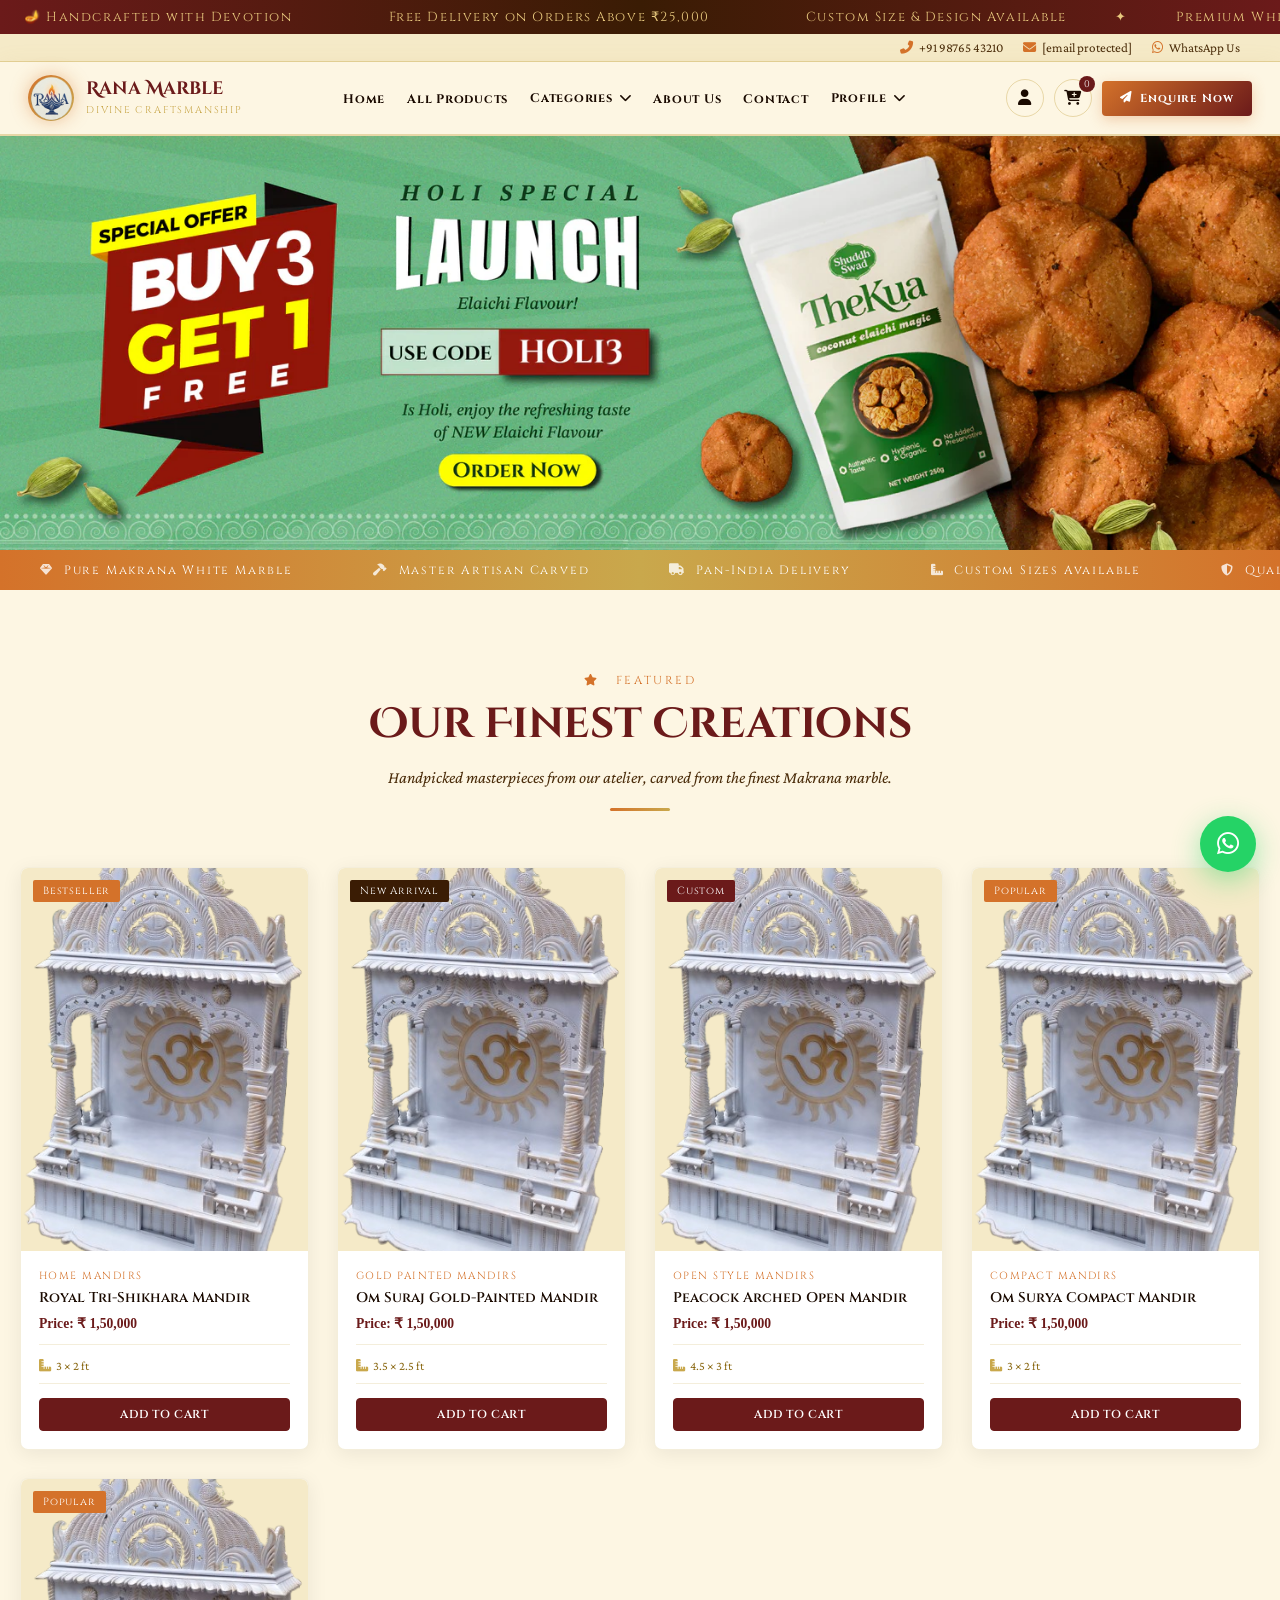
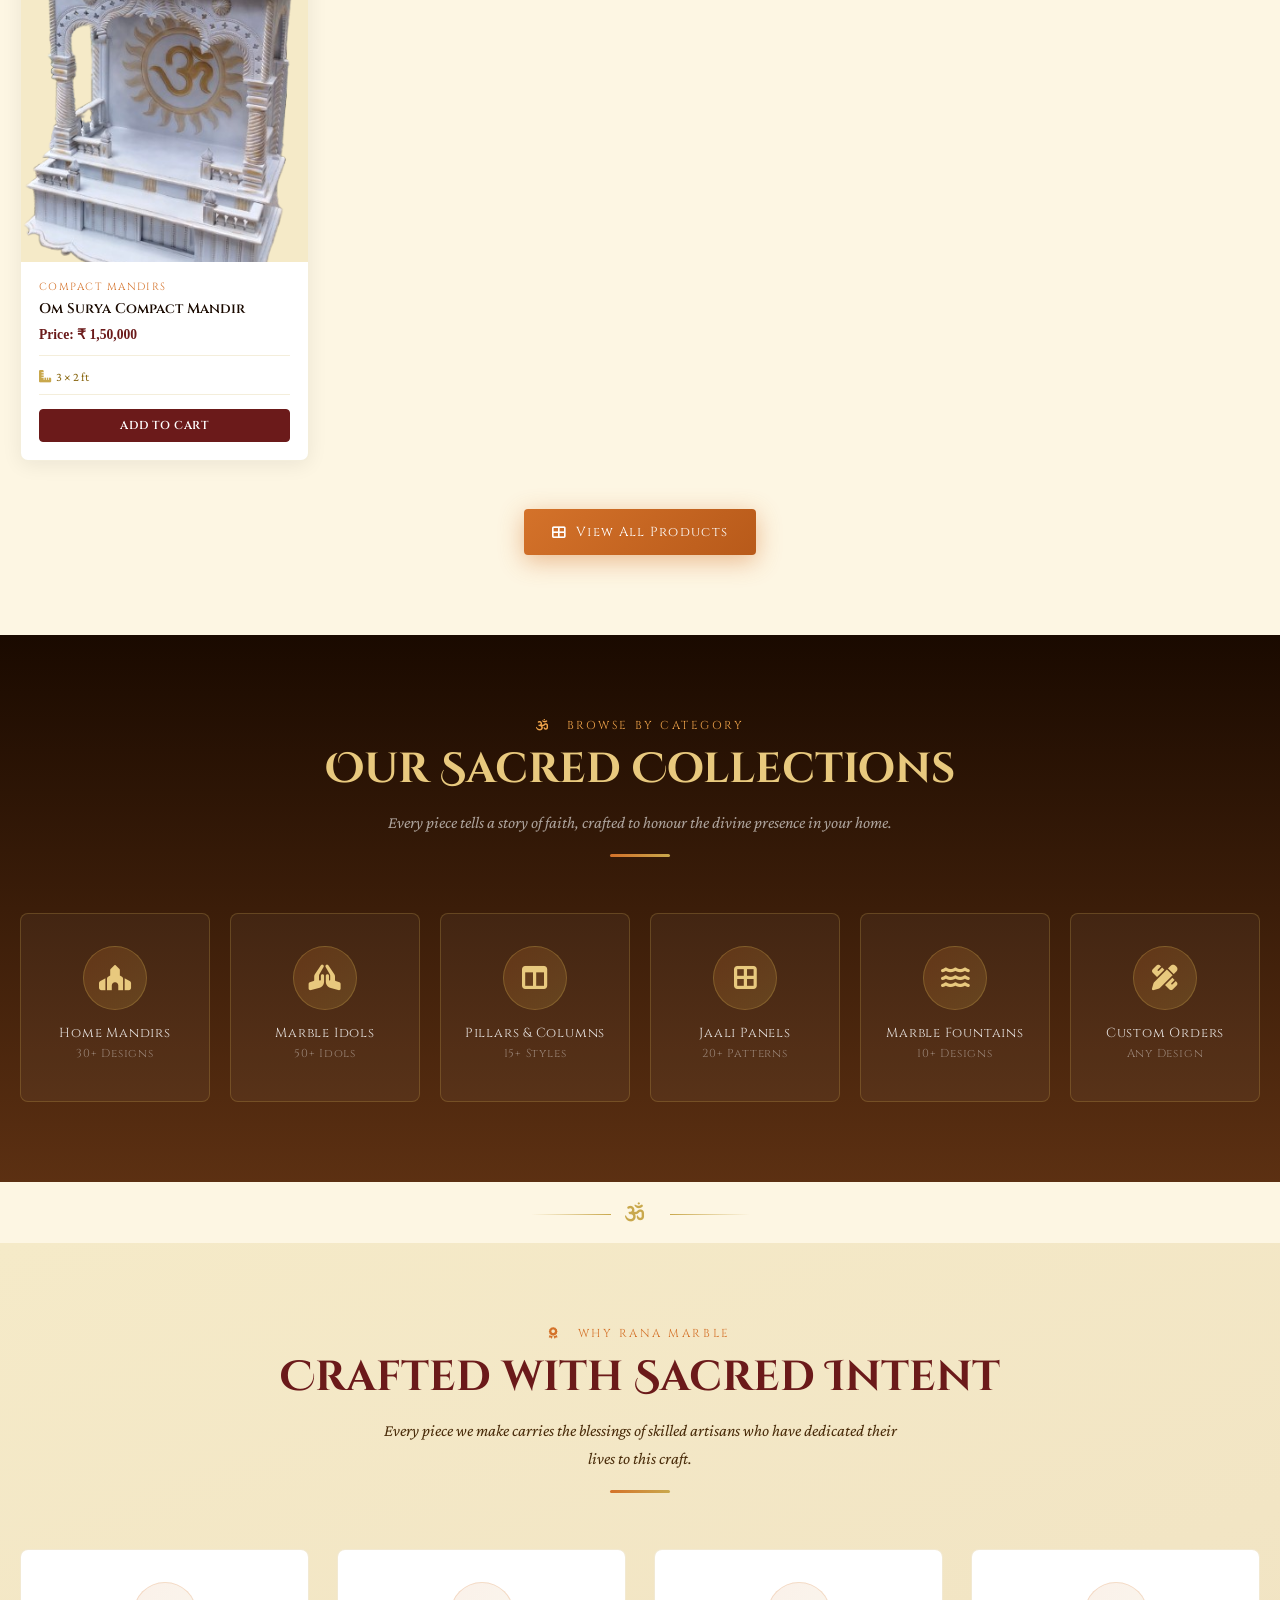
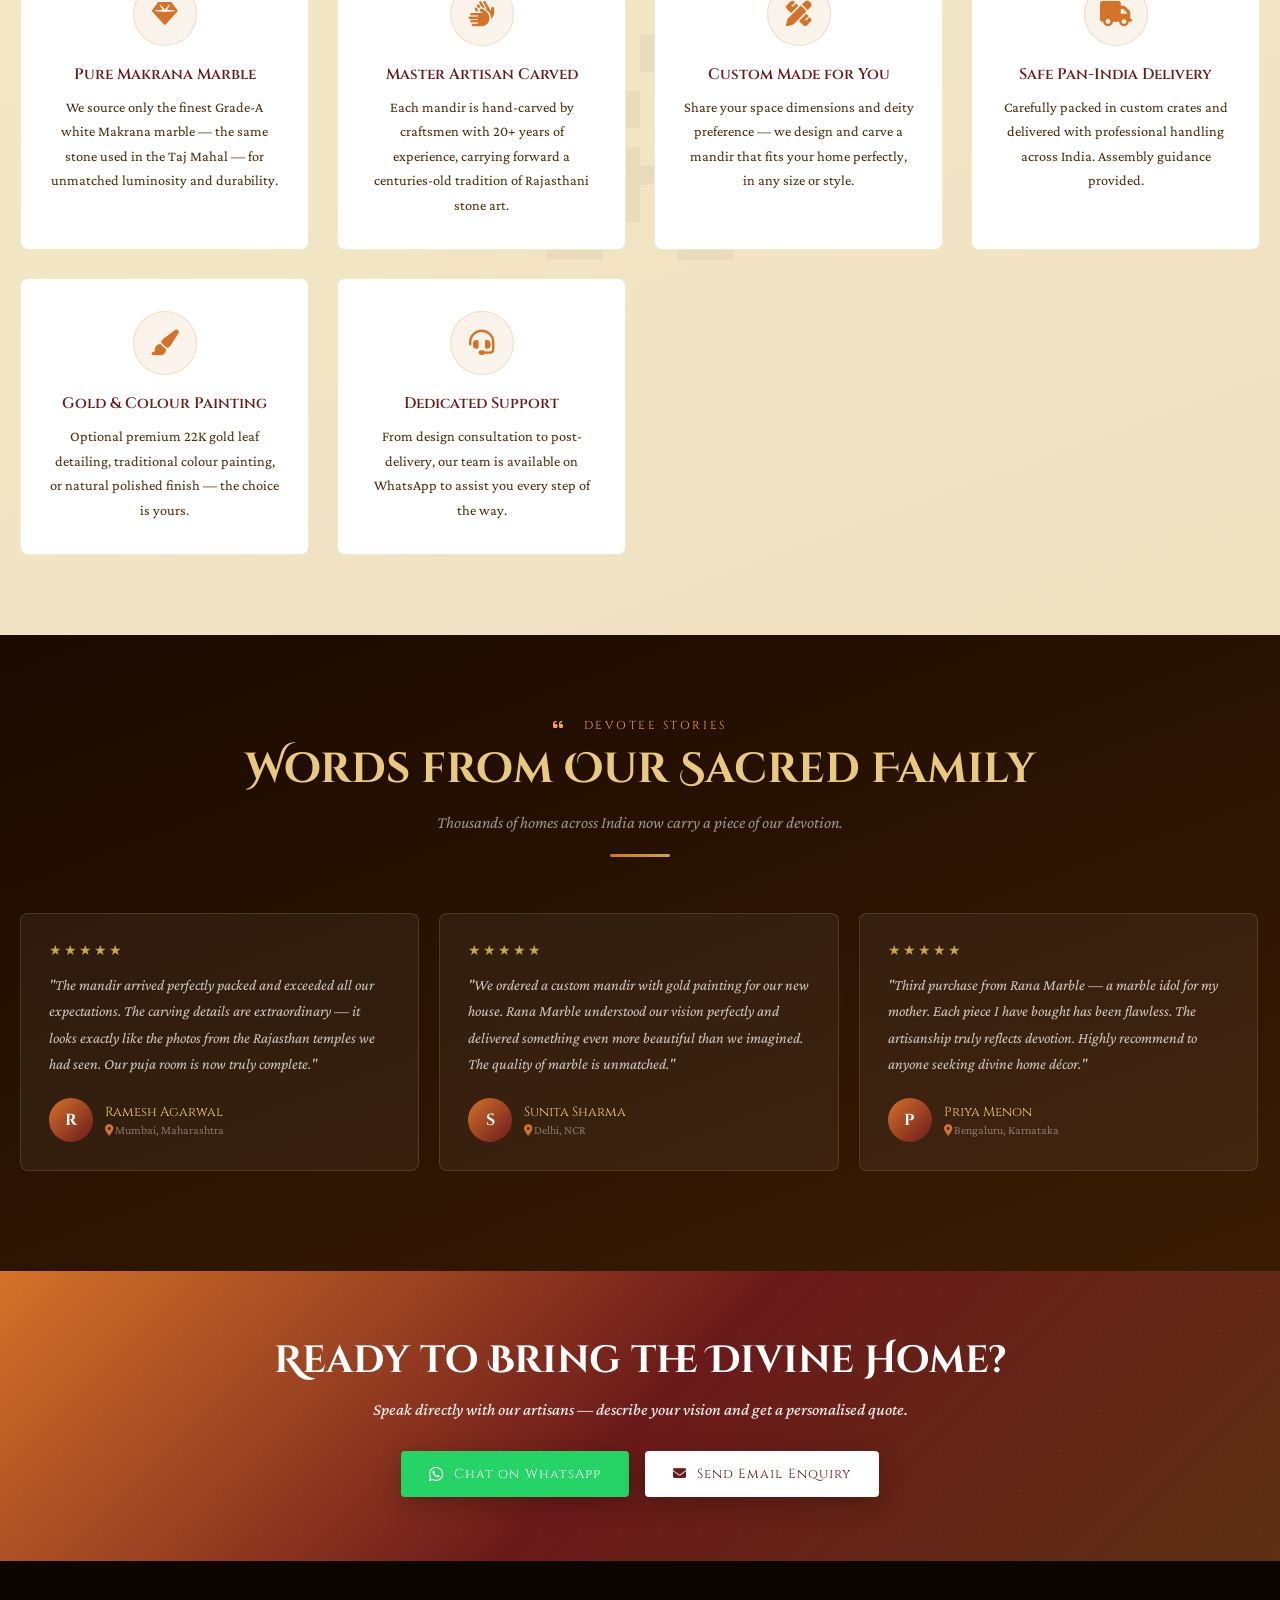
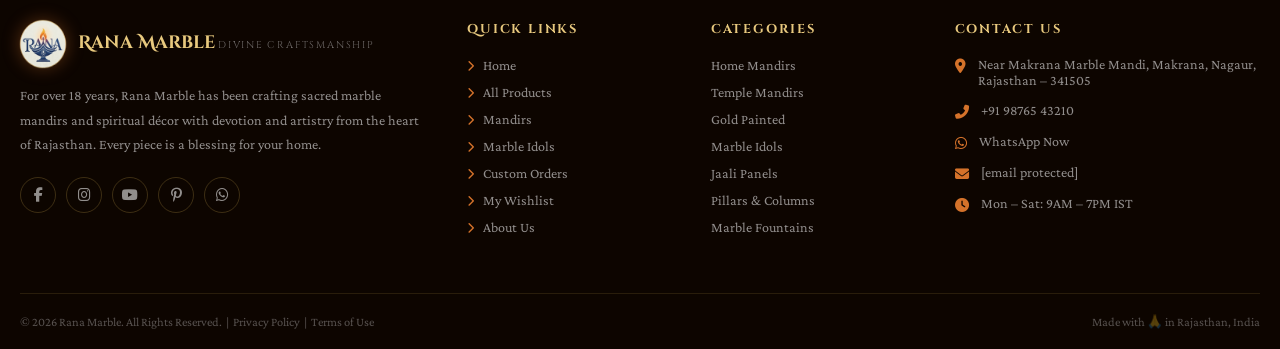
<file: index.html>
<!DOCTYPE html>
<html lang="en">

<head>
    <meta charset="UTF-8" />
    <meta name="viewport" content="width=device-width, initial-scale=1.0" />
    <title>Rana Marble – Divine Marble Mandirs & Temple Crafts</title>
    <meta name="description"
        content="Rana Marble crafts exquisite handcrafted marble mandirs, temple idols, and spiritual décor. Browse our divine collection and enquire directly via WhatsApp." />
    <meta name="keywords"
        content="marble mandir, white marble temple, home temple, pooja mandir, marble idol, handcrafted temple, Rana Marble" />
    <link rel="preconnect" href="https://fonts.googleapis.com" />
    <link rel="preconnect" href="https://fonts.gstatic.com" crossorigin />
    <link
        href="https://fonts.googleapis.com/css2?family=Cinzel+Decorative:wght@400;700;900&family=Cinzel:wght@400;500;600;700&family=Crimson+Pro:ital,wght@0,300;0,400;0,500;1,300;1,400&display=swap"
        rel="stylesheet" />
    <link rel="stylesheet" href="https://cdnjs.cloudflare.com/ajax/libs/font-awesome/6.5.0/css/all.min.css" />

    <link rel="stylesheet" href="./css/style.css">

    <!-- Ico favicon -->
    <link rel="icon" type="image/x-icon" href="./img/favicon.ico">
</head>

<body>
    <!-- Announcement Bar -->
    <div class="announce-bar">
        <div class="announce-track">
            <span>🪔 Handcrafted with Devotion</span>
            <span></span>
            <span>Free Delivery on Orders Above ₹25,000</span>
            <span></span>
            <span>Custom Size &amp; Design Available</span>
            <span>✦</span>
            <span>Premium White Makrana Marble</span>
            <span>&nbsp;&nbsp;&nbsp;&nbsp;&nbsp;&nbsp;</span>
            <span>🪔 Handcrafted with Devotion</span>
            <span></span>
            <span>Free Delivery on Orders Above ₹25,000</span>
            <span></span>
            <span>Custom Size &amp; Design Available</span>
            <span>✦</span>
            <span>Premium White Makrana Marble</span>
            <span>&nbsp;&nbsp;&nbsp;&nbsp;&nbsp;&nbsp;</span>
        </div>
    </div>

    <!-- Topbar -->
    <div class="topbar">
        <a href="tel:+919876543210"><i class="fas fa-phone-alt"></i> +91 98765 43210</a>
        <a href="/cdn-cgi/l/email-protection#523b3c343d1220333c333f3320303e37377c313d3f"><i class="fas fa-envelope"></i>
            <span class="__cf_email__"
                data-cfemail="41282f272e0133202f202c2033232d24246f222e2c">[email&#160;protected]</span></a>
        <a href="#"><i class="fab fa-whatsapp"></i> WhatsApp Us</a>
    </div>

    <!-- Header -->
    <header>
        <div class="nav-inner">
            <a href="index.html" class="logo">
                <div class="logo-icon"><img src="./img/logo.png" alt="" width="45"></div>
                <div class="logo-text">
                    <span class="brand">Rana Marble</span>
                    <br>
                    <span class="sub">Divine Craftsmanship</span>
                </div>
            </a>

            <nav>
                <ul class="nav-links">
                    <li><a href="index.html">Home</a></li>
                    <li><a href="products.html">All Products</a></li>
                    <li>
                        <div class="nav-dropdown">
                            <a href="#" class="dropdown-toggle">Categories <i class="fas fa-chevron-down"></i></a>
                            <ul class="dropdown-menu">
                                <li><a href="mandirs.html">Home Mandirs</a></li>
                                <li><a href="idols.html">Marble Idols</a></li>
                                <li><a href="pillars.html">Pillars & Columns</a></li>
                                <li><a href="wall-panels.html">Jaali Panels</a></li>
                                <li><a href="fountains.html">Marble Fountains</a></li>
                                <li><a href="custom.html">Custom Orders</a></li>
                            </ul>
                        </div>
                    </li>
                    <li><a href="about.html">About Us</a></li>
                    <li><a href="contact.html">Contact</a></li>
                    <li>
                        <div class="nav-dropdown">
                            <a href="#" class="dropdown-toggle">Profile <i class="fas fa-chevron-down"></i></a>
                            <ul class="dropdown-menu">
                                <li><a href="profile.html">My Profile</a></li>
                                <li><a href="wishlist.html">Wishlist</a></li>
                                <li><a href="orders.html">Orders</a></li>
                                <li><a href="cart.html">Cart Items</a></li>
                            </ul>
                        </div>
                    </li>
                </ul>
            </nav>

            <div class="nav-actions">
                <!-- <a href="search.html" class="nav-icon-btn" title="Search"><i class="fas fa-search"></i></a> -->
                <a href="login.html" class="nav-icon-btn" title="User"><i class="fas fa-user"></i></a>
                <a href="cart.html" class="nav-icon-btn" title="cart"><i class="fas fa-cart-plus"></i><span
                        class="badge">0</span></a>
                <a href="contact.html" class="btn-enquire-nav"><i class="fas fa-paper-plane"></i> Enquire Now</a>
                <button class="hamburger" onclick="toggleMobileNav()" aria-label="Menu">
                    <span></span><span></span><span></span>
                </button>
            </div>
        </div>

        <!-- Mobile Nav -->
        <nav class="mobile-nav" id="mobileNav">
            <a href="index.html">Home</a>
            <a href="products.html">All Products</a>
            <div class="mobile-dropdown">
                <button class="mobile-dropdown-btn" onclick="this.parentElement.classList.toggle('active')">
                    Categories <i class="fas fa-chevron-down"></i>
                </button>
                <div class="mobile-dropdown-content">
                    <a href="mandirs.html">Home Mandirs</a>
                    <a href="idols.html">Marble Idols</a>
                    <a href="pillars.html">Pillars & Columns</a>
                    <a href="wall-panels.html">Jaali Panels</a>
                    <a href="fountains.html">Marble Fountains</a>
                    <a href="custom.html">Custom Orders</a>
                </div>
            </div>
            <a href="about.html">About Us</a>
            <a href="contact.html">Contact</a>
            <div class="mobile-dropdown">
                <button class="mobile-dropdown-btn" onclick="this.parentElement.classList.toggle('active')">
                    Profile <i class="fas fa-chevron-down"></i>
                </button>
                <div class="mobile-dropdown-content">
                    <a href="profile.html">My Profile</a>
                    <a href="wishlist.html">Wishlist</a>
                    <a href="orders.html">Orders</a>
                    <a href="cart.html">Cart Items</a>
                </div>
            </div>
        </nav>
    </header>

    <!-- ═══════════════════════════════════ HERO ═══════════════════════════════════ -->
    <section class="hero" id="heroSection"
        style="position: relative; min-height: 46vh; overflow-y: hidden; overflow-x: hidden; display: flex; align-items: center; justify-content: center; background: #1a0a00;">
        <div id="heroCarousel" class="hero-bg-carousel"
            style="position: absolute; top: 0; left: 0; width: 100%; height: 100%; display: flex; overflow-x: auto; overflow-y: hidden; scroll-snap-type: x mandatory; scrollbar-width: none; -ms-overflow-style: none; scroll-behavior: smooth;">
            <style>
                .hero-bg-carousel::-webkit-scrollbar {
                    display: none;
                }
            </style>
            <!-- Slides -->
            <div class="hero-slide" style="flex: 0 0 100%; height: 100%; scroll-snap-align: start; position: relative;">
                <img src="./img/hero3.webp" alt="Slide 1"
                    style="width: 100%; height: 100%; object-fit: cover;" />
            </div>
            <div class="hero-slide" style="flex: 0 0 100%; height: 100%; scroll-snap-align: start; position: relative;">
                <img src="./img/hero3.webp" alt="Slide 2"
                    style="width: 100%; height: 100%; object-fit: cover;" />
            </div>
            <div class="hero-slide" style="flex: 0 0 100%; height: 100%; scroll-snap-align: start; position: relative;">
                <img src="./img/hero3.webp" alt="Slide 3"
                    style="width: 100%; height: 100%; object-fit: cover;" />
            </div>
        </div>

        <!-- <div class="hero-mandala" style="pointer-events: none;"></div>
        <div class="hero-glow" style="pointer-events: none;"></div>
        <div class="hero-particles" style="pointer-events: none;"></div>

        <div class="hero-content"
            style="position: relative; z-index: 10; pointer-events: none; margin: 0 auto; text-align: center; justify-content: center; width: 100%; display: flex; flex-direction: column;">
            <div class="hero-text" style="pointer-events: auto; padding: 20px;">
                <div class="hero-tag">
                    <i class="fas fa-star-of-life fa-spin" style="animation-duration:4s;"></i>
                    Est. Since 2005 &nbsp;·&nbsp; Rajasthan Artisans
                </div>
                <h1 class="hero-title">
                    Sacred <span class="accent">Marble Mandirs</span><br />Crafted with Devotion
                </h1>
                <p class="hero-sub" style="margin-left: auto; margin-right: auto; max-width: 600px;">
                    Every chisel stroke is a prayer. Bringing the divine grace of Makrana white marble
                    into your home — mandirs, idols, and spiritual décor handcrafted by master artisans.
                </p>
                <div class="hero-ctas" style="justify-content: center; display: flex; gap: 14px;">
                    <a href="products.html" class="btn-primary" style="pointer-events: auto;">
                        <i class="fas fa-th-large"></i> Explore Collection
                    </a>
                </div>
            </div>
        </div> -->
    </section>

    <!-- Trust Strip -->
    <div class="trust-strip">
        <div class="marquee-track">
            <!-- Duplicated for seamless loop -->
            <span class="marquee-item"><i class="fas fa-gem"></i> Pure Makrana White Marble</span>
            <span class="marquee-item"><i class="fas fa-hammer"></i> Master Artisan Carved</span>
            <span class="marquee-item"><i class="fas fa-truck"></i> Pan-India Delivery</span>
            <span class="marquee-item"><i class="fas fa-ruler-combined"></i> Custom Sizes Available</span>
            <span class="marquee-item"><i class="fas fa-shield-alt"></i> Quality Guaranteed</span>
            <span class="marquee-item"><i class="fas fa-paint-brush"></i> Gold & Color Painting</span>
            <span class="marquee-item"><i class="fas fa-gem"></i> Pure Makrana White Marble</span>
            <span class="marquee-item"><i class="fas fa-hammer"></i> Master Artisan Carved</span>
            <span class="marquee-item"><i class="fas fa-truck"></i> Pan-India Delivery</span>
            <span class="marquee-item"><i class="fas fa-ruler-combined"></i> Custom Sizes Available</span>
            <span class="marquee-item"><i class="fas fa-shield-alt"></i> Quality Guaranteed</span>
            <span class="marquee-item"><i class="fas fa-paint-brush"></i> Gold & Color Painting</span>
        </div>
    </div>

    <!-- ═══════════════════════════════════ FEATURED PRODUCTS ═══════════════════════════════════ -->
    <section class="section products-section">
        <div class="container">
            <div class="section-header">
                <span class="section-tag"><i class="fas fa-star"></i> &nbsp; Featured</span>
                <h2 class="section-title">Our Finest Creations</h2>
                <p class="section-sub">Handpicked masterpieces from our atelier, carved from the finest Makrana marble.
                </p>
                <div class="gold-line"></div>
            </div>

            <div class="product-grid">

                <!-- Product 1 -->
                <div class="product-card">
                    <div class="product-img-wrap">
                        <img src="./img/hero.png" alt="Royal Tri-Shikhara White Marble Mandir" loading="lazy" />
                        <div class="product-badge">Bestseller</div>
                        <div class="product-actions">
                            <button class="action-btn" title="Add to Wishlist" onclick="toggleWishlist(this)">
                                <i class="fas fa-heart"></i>
                            </button>
                            <a href="product-detail.html" class="action-btn" title="Quick View">
                                <i class="fas fa-eye"></i>
                            </a>
                            <a href="https://wa.me/919876543210?text=I am interested in the Royal Tri-Shikhara Mandir"
                                class="action-btn" title="WhatsApp" target="_blank">
                                <i class="fab fa-whatsapp"></i>
                            </a>
                        </div>
                    </div>
                    <div class="product-info">
                        <div class="product-cat">Home Mandirs</div>
                        <h3 class="product-name">Royal Tri-Shikhara Mandir</h3>
                        <div class="product-price"
                            style="font-size: 0.85rem; font-weight: 600; color: var(--maroon); margin-bottom: 12px; font-family: \'Cinzel\', serif;">
                            Price: ₹ 1,50,000</div>
                        <div class="product-meta">
                            <div class="product-size"><i class="fas fa-ruler-combined"></i> 3 × 2 ft</div>

                        </div>
                        <div class="product-meta" style="margin-top: 10px;">
                            <a href="product-detail.html" class="btn-add-list" style="width: 100%;">ADD TO CART</a>
                        </div>

                    </div>
                </div>

                <!-- Product 2 -->
                <div class="product-card">
                    <div class="product-img-wrap">
                        <img src="./img/hero.png" alt="Om Suraj Gold-Painted Marble Mandir" loading="lazy" />
                        <div class="product-badge new">New Arrival</div>
                        <div class="product-actions">
                            <button class="action-btn" title="Add to Wishlist" onclick="toggleWishlist(this)">
                                <i class="fas fa-heart"></i>
                            </button>
                            <a href="product-detail.html" class="action-btn" title="Quick View">
                                <i class="fas fa-eye"></i>
                            </a>
                            <a href="https://wa.me/919876543210?text=I am interested in the Om Suraj Painted Mandir"
                                class="action-btn" title="WhatsApp" target="_blank">
                                <i class="fab fa-whatsapp"></i>
                            </a>
                        </div>
                    </div>
                    <div class="product-info">
                        <div class="product-cat">Gold Painted Mandirs</div>
                        <h3 class="product-name">Om Suraj Gold-Painted Mandir</h3>
                        <div class="product-price"
                            style="font-size: 0.85rem; font-weight: 600; color: var(--maroon); margin-bottom: 12px; font-family: \'Cinzel\', serif;">
                            Price: ₹ 1,50,000</div>
                        <div class="product-meta">
                            <div class="product-size"><i class="fas fa-ruler-combined"></i> 3.5 × 2.5 ft</div>

                        </div>
                        <div class="product-meta" style="margin-top: 10px;">
                            <a href="product-detail.html" class="btn-add-list" style="width: 100%;">ADD TO CART</a>
                        </div>

                    </div>
                </div>

                <!-- Product 3 -->
                <div class="product-card">
                    <div class="product-img-wrap">
                        <img src="./img/hero.png" alt="Peacock Arched Open Mandir" loading="lazy" />
                        <div class="product-badge custom">Custom</div>
                        <div class="product-actions">
                            <button class="action-btn" title="Add to Wishlist" onclick="toggleWishlist(this)">
                                <i class="fas fa-heart"></i>
                            </button>
                            <a href="product-detail.html" class="action-btn" title="Quick View">
                                <i class="fas fa-eye"></i>
                            </a>
                            <a href="https://wa.me/919876543210?text=I am interested in the Peacock Arched Open Mandir"
                                class="action-btn" title="WhatsApp" target="_blank">
                                <i class="fab fa-whatsapp"></i>
                            </a>
                        </div>
                    </div>
                    <div class="product-info">
                        <div class="product-cat">Open Style Mandirs</div>
                        <h3 class="product-name">Peacock Arched Open Mandir</h3>
                        <div class="product-price"
                            style="font-size: 0.85rem; font-weight: 600; color: var(--maroon); margin-bottom: 12px; font-family: \'Cinzel\', serif;">
                            Price: ₹ 1,50,000</div>
                        <div class="product-meta">
                            <div class="product-size"><i class="fas fa-ruler-combined"></i> 4.5 × 3 ft</div>

                        </div>
                        <div class="product-meta" style="margin-top: 10px;">
                            <a href="product-detail.html" class="btn-add-list" style="width: 100%;">ADD TO CART</a>
                        </div>

                    </div>
                </div>

                <!-- Product 4 -->
                <div class="product-card">
                    <div class="product-img-wrap">
                        <img src="./img/hero.png" alt="Om Surya Gold Compact Mandir" loading="lazy" />
                        <div class="product-badge">Popular</div>
                        <div class="product-actions">
                            <button class="action-btn" title="Add to Wishlist" onclick="toggleWishlist(this)">
                                <i class="fas fa-heart"></i>
                            </button>
                            <a href="product-detail.html" class="action-btn" title="Quick View">
                                <i class="fas fa-eye"></i>
                            </a>
                            <a href="https://wa.me/919876543210?text=I am interested in the Om Surya Gold Compact Mandir"
                                class="action-btn" title="WhatsApp" target="_blank">
                                <i class="fab fa-whatsapp"></i>
                            </a>
                        </div>
                    </div>
                    <div class="product-info">
                        <div class="product-cat">Compact Mandirs</div>
                        <h3 class="product-name">Om Surya Compact Mandir</h3>
                        <div class="product-price"
                            style="font-size: 0.85rem; font-weight: 600; color: var(--maroon); margin-bottom: 12px; font-family: \'Cinzel\', serif;">
                            Price: ₹ 1,50,000</div>
                        <div class="product-meta">
                            <div class="product-size"><i class="fas fa-ruler-combined"></i> 3 × 2 ft</div>

                        </div>
                        <div class="product-meta" style="margin-top: 10px;">
                            <a href="product-detail.html" class="btn-add-list" style="width: 100%;">ADD TO CART</a>
                        </div>

                    </div>
                </div>

                <!-- Product 5 -->
                <div class="product-card">
                    <div class="product-img-wrap">
                        <img src="./img/hero.png" alt="Om Surya Gold Compact Mandir" loading="lazy" />
                        <div class="product-badge">Popular</div>
                        <div class="product-actions">
                            <button class="action-btn" title="Add to Wishlist" onclick="toggleWishlist(this)">
                                <i class="fas fa-heart"></i>
                            </button>
                            <a href="product-detail.html" class="action-btn" title="Quick View">
                                <i class="fas fa-eye"></i>
                            </a>
                            <a href="https://wa.me/919876543210?text=I am interested in the Om Surya Gold Compact Mandir"
                                class="action-btn" title="WhatsApp" target="_blank">
                                <i class="fab fa-whatsapp"></i>
                            </a>
                        </div>
                    </div>
                    <div class="product-info">
                        <div class="product-cat">Compact Mandirs</div>
                        <h3 class="product-name">Om Surya Compact Mandir</h3>
                        <div class="product-price"
                            style="font-size: 0.85rem; font-weight: 600; color: var(--maroon); margin-bottom: 12px; font-family: \'Cinzel\', serif;">
                            Price: ₹ 1,50,000</div>
                        <div class="product-meta">
                            <div class="product-size"><i class="fas fa-ruler-combined"></i> 3 × 2 ft</div>

                        </div>
                        <div class="product-meta" style="margin-top: 10px;">
                            <a href="product-detail.html" class="btn-add-list" style="width: 100%;">ADD TO CART</a>
                        </div>

                    </div>
                </div>

            </div>



            <div style="text-align:center; margin-top: 48px;">
                <a href="products.html" class="btn-primary" style="display:inline-flex;">
                    <i class="fas fa-th-large"></i> View All Products
                </a>
            </div>
        </div>
    </section>

    <!-- ═══════════════════════════════════ CATEGORIES ═══════════════════════════════════ -->
    <section class="section categories-bg">
        <div class="container">
            <div class="section-header">
                <span class="section-tag"><i class="fas fa-om"></i> &nbsp; Browse by Category</span>
                <h2 class="section-title">Our Sacred Collections</h2>
                <p class="section-sub">Every piece tells a story of faith, crafted to honour the divine presence in your
                    home.</p>
                <div class="gold-line"></div>
            </div>

            <div class="cat-grid">
                <a href="mandirs.html" class="cat-card">
                    <div class="cat-icon-wrap">
                        <div class="cat-icon"><i class="fas fa-place-of-worship"></i></div>
                        <div class="cat-name">Home Mandirs<span class="cat-count">30+ Designs</span></div>
                    </div>
                </a>
                <a href="idols.html" class="cat-card">
                    <div class="cat-icon-wrap">
                        <div class="cat-icon"><i class="fas fa-hands-praying"></i></div>
                        <div class="cat-name">Marble Idols<span class="cat-count">50+ Idols</span></div>
                    </div>
                </a>
                <a href="pillars.html" class="cat-card">
                    <div class="cat-icon-wrap">
                        <div class="cat-icon"><i class="fas fa-columns"></i></div>
                        <div class="cat-name">Pillars & Columns<span class="cat-count">15+ Styles</span></div>
                    </div>
                </a>
                <a href="wall-panels.html" class="cat-card">
                    <div class="cat-icon-wrap">
                        <div class="cat-icon"><i class="fas fa-border-all"></i></div>
                        <div class="cat-name">Jaali Panels<span class="cat-count">20+ Patterns</span></div>
                    </div>
                </a>
                <a href="fountains.html" class="cat-card">
                    <div class="cat-icon-wrap">
                        <div class="cat-icon"><i class="fas fa-water"></i></div>
                        <div class="cat-name">Marble Fountains<span class="cat-count">10+ Designs</span></div>
                    </div>
                </a>
                <a href="custom.html" class="cat-card">
                    <div class="cat-icon-wrap">
                        <div class="cat-icon"><i class="fas fa-pencil-ruler"></i></div>
                        <div class="cat-name">Custom Orders<span class="cat-count">Any Design</span></div>
                    </div>
                </a>
            </div>
        </div>
    </section>



    <!-- Ornament Divider -->
    <div class="ornament-divider"><i class="fas fa-om"></i></div>

    <!-- ═══════════════════════════════════ WHY US ═══════════════════════════════════ -->
    <section class="section why-section">
        <div class="container">
            <div class="section-header">
                <span class="section-tag"><i class="fas fa-award"></i> &nbsp; Why Rana Marble</span>
                <h2 class="section-title">Crafted with Sacred Intent</h2>
                <p class="section-sub">Every piece we make carries the blessings of skilled artisans who have dedicated
                    their lives to this craft.</p>
                <div class="gold-line"></div>
            </div>

            <div class="why-grid">
                <div class="why-card">
                    <div class="why-icon"><i class="fas fa-gem"></i></div>
                    <h3 class="why-title">Pure Makrana Marble</h3>
                    <p class="why-desc">We source only the finest Grade-A white Makrana marble — the same stone used in
                        the Taj Mahal — for unmatched luminosity and durability.</p>
                </div>
                <div class="why-card">
                    <div class="why-icon"><i class="fas fa-hands"></i></div>
                    <h3 class="why-title">Master Artisan Carved</h3>
                    <p class="why-desc">Each mandir is hand-carved by craftsmen with 20+ years of experience, carrying
                        forward a centuries-old tradition of Rajasthani stone art.</p>
                </div>
                <div class="why-card">
                    <div class="why-icon"><i class="fas fa-pencil-ruler"></i></div>
                    <h3 class="why-title">Custom Made for You</h3>
                    <p class="why-desc">Share your space dimensions and deity preference — we design and carve a mandir
                        that fits your home perfectly, in any size or style.</p>
                </div>
                <div class="why-card">
                    <div class="why-icon"><i class="fas fa-truck"></i></div>
                    <h3 class="why-title">Safe Pan-India Delivery</h3>
                    <p class="why-desc">Carefully packed in custom crates and delivered with professional handling
                        across India. Assembly guidance provided.</p>
                </div>
                <div class="why-card">
                    <div class="why-icon"><i class="fas fa-paint-brush"></i></div>
                    <h3 class="why-title">Gold & Colour Painting</h3>
                    <p class="why-desc">Optional premium 22K gold leaf detailing, traditional colour painting, or
                        natural polished finish — the choice is yours.</p>
                </div>
                <div class="why-card">
                    <div class="why-icon"><i class="fas fa-headset"></i></div>
                    <h3 class="why-title">Dedicated Support</h3>
                    <p class="why-desc">From design consultation to post-delivery, our team is available on WhatsApp to
                        assist you every step of the way.</p>
                </div>
            </div>
        </div>
    </section>

    <!-- ═══════════════════════════════════ TESTIMONIALS ═══════════════════════════════════ -->
    <section class="section testi-section">
        <div class="container">
            <div class="section-header">
                <span class="section-tag"><i class="fas fa-quote-left"></i> &nbsp; Devotee Stories</span>
                <h2 class="section-title">Words from Our Sacred Family</h2>
                <p class="section-sub">Thousands of homes across India now carry a piece of our devotion.</p>
                <div class="gold-line"></div>
            </div>

            <div class="testi-carousel" id="testiCarousel">
                <div class="testi-card">
                    <div class="testi-stars">★★★★★</div>
                    <p class="testi-text">"The mandir arrived perfectly packed and exceeded all our expectations. The
                        carving details are extraordinary — it looks exactly like the photos from the Rajasthan temples
                        we had seen. Our puja room is now truly complete."</p>
                    <div class="testi-author">
                        <div class="testi-avatar">R</div>
                        <div>
                            <div class="testi-name">Ramesh Agarwal</div>
                            <div class="testi-loc"><i class="fas fa-map-marker-alt"
                                    style="color:var(--saffron);font-size:0.7rem;"></i> Mumbai, Maharashtra</div>
                        </div>
                    </div>
                </div>
                <div class="testi-card">
                    <div class="testi-stars">★★★★★</div>
                    <p class="testi-text">"We ordered a custom mandir with gold painting for our new house. Rana Marble
                        understood our vision perfectly and delivered something even more beautiful than we imagined.
                        The quality of marble is unmatched."</p>
                    <div class="testi-author">
                        <div class="testi-avatar">S</div>
                        <div>
                            <div class="testi-name">Sunita Sharma</div>
                            <div class="testi-loc"><i class="fas fa-map-marker-alt"
                                    style="color:var(--saffron);font-size:0.7rem;"></i> Delhi, NCR</div>
                        </div>
                    </div>
                </div>
                <div class="testi-card">
                    <div class="testi-stars">★★★★★</div>
                    <p class="testi-text">"Third purchase from Rana Marble — a marble idol for my mother. Each piece I
                        have bought has been flawless. The artisanship truly reflects devotion. Highly recommend to
                        anyone seeking divine home décor."</p>
                    <div class="testi-author">
                        <div class="testi-avatar">P</div>
                        <div>
                            <div class="testi-name">Priya Menon</div>
                            <div class="testi-loc"><i class="fas fa-map-marker-alt"
                                    style="color:var(--saffron);font-size:0.7rem;"></i> Bengaluru, Karnataka</div>
                        </div>
                    </div>
                </div>
                <div class="testi-card">
                    <div class="testi-stars">★★★★★</div>
                    <p class="testi-text">"Third purchase from Rana Marble — a marble idol for my mother. Each piece I
                        have bought has been flawless. The artisanship truly reflects devotion. Highly recommend to
                        anyone seeking divine home décor."</p>
                    <div class="testi-author">
                        <div class="testi-avatar">P</div>
                        <div>
                            <div class="testi-name">Priya Menon</div>
                            <div class="testi-loc"><i class="fas fa-map-marker-alt"
                                    style="color:var(--saffron);font-size:0.7rem;"></i> Bengaluru, Karnataka</div>
                        </div>
                    </div>
                </div>

                <div class="testi-card">
                    <div class="testi-stars">★★★★★</div>
                    <p class="testi-text">"Third purchase from Rana Marble — a marble idol for my mother. Each piece I
                        have bought has been flawless. The artisanship truly reflects devotion. Highly recommend to
                        anyone seeking divine home décor."</p>
                    <div class="testi-author">
                        <div class="testi-avatar">P</div>
                        <div>
                            <div class="testi-name">Priya Menon</div>
                            <div class="testi-loc"><i class="fas fa-map-marker-alt"
                                    style="color:var(--saffron);font-size:0.7rem;"></i> Bengaluru, Karnataka</div>
                        </div>
                    </div>
                </div>

                <div class="testi-card">
                    <div class="testi-stars">★★★★★</div>
                    <p class="testi-text">"Third purchase from Rana Marble — a marble idol for my mother. Each piece I
                        have bought has been flawless. The artisanship truly reflects devotion. Highly recommend to
                        anyone seeking divine home décor."</p>
                    <div class="testi-author">
                        <div class="testi-avatar">P</div>
                        <div>
                            <div class="testi-name">Priya Menon</div>
                            <div class="testi-loc"><i class="fas fa-map-marker-alt"
                                    style="color:var(--saffron);font-size:0.7rem;"></i> Bengaluru, Karnataka</div>
                        </div>
                    </div>
                </div>
            </div>
        </div>
    </section>

    <!-- ═══════════════════════════════════ CTA BAND ═══════════════════════════════════ -->
    <div class="cta-band">
        <h2>Ready to Bring the Divine Home?</h2>
        <p>Speak directly with our artisans — describe your vision and get a personalised quote.</p>
        <div class="cta-buttons">
            <a href="https://wa.me/919876543210?text=Namaste! I want to enquire about a marble mandir."
                class="btn-whatsapp" target="_blank">
                <i class="fab fa-whatsapp fa-lg"></i> Chat on WhatsApp
            </a>
            <a href="/cdn-cgi/l/email-protection#6e070008012e1c0f000f030f1c0c020b0b400d0103" class="btn-white">
                <i class="fas fa-envelope"></i> Send Email Enquiry
            </a>
        </div>
    </div>

    <!-- ═══════════════════════════════════ FOOTER ═══════════════════════════════════ -->
    <footer>
        <div class="footer-grid">
            <!-- Brand -->
            <div class="footer-brand">
                <div class="logo">
                    <div class="logo-icon" style="background:linear-gradient(135deg,var(--saffron),var(--maroon));">
                        <img src="./img/logo.png" alt="" width="50">
                    </div>
                    <div class="logo-text">
                        <span class="brand">Rana Marble</span>
                        <span class="sub">Divine Craftsmanship</span>
                    </div>
                </div>
                <p class="footer-about">
                    For over 18 years, Rana Marble has been crafting sacred marble mandirs and spiritual décor
                    with devotion and artistry from the heart of Rajasthan. Every piece is a blessing for your home.
                </p>
                <div class="footer-social">
                    <a href="#" class="social-btn" title="Facebook"><i class="fab fa-facebook-f"></i></a>
                    <a href="#" class="social-btn" title="Instagram"><i class="fab fa-instagram"></i></a>
                    <a href="#" class="social-btn" title="YouTube"><i class="fab fa-youtube"></i></a>
                    <a href="#" class="social-btn" title="Pinterest"><i class="fab fa-pinterest-p"></i></a>
                    <a href="https://wa.me/919876543210" class="social-btn" title="WhatsApp" target="_blank"><i
                            class="fab fa-whatsapp"></i></a>
                </div>
            </div>

            <!-- Quick Links -->
            <div class="footer-col">
                <h4>Quick Links</h4>
                <ul>
                    <li><a href="index.html"><i class="fas fa-chevron-right"
                                style="font-size:0.7rem;color:var(--saffron);margin-right:6px;"></i> Home</a></li>
                    <li><a href="products.html"><i class="fas fa-chevron-right"
                                style="font-size:0.7rem;color:var(--saffron);margin-right:6px;"></i> All Products</a>
                    </li>
                    <li><a href="mandirs.html"><i class="fas fa-chevron-right"
                                style="font-size:0.7rem;color:var(--saffron);margin-right:6px;"></i> Mandirs</a></li>
                    <li><a href="idols.html"><i class="fas fa-chevron-right"
                                style="font-size:0.7rem;color:var(--saffron);margin-right:6px;"></i> Marble Idols</a>
                    </li>
                    <li><a href="custom.html"><i class="fas fa-chevron-right"
                                style="font-size:0.7rem;color:var(--saffron);margin-right:6px;"></i> Custom Orders</a>
                    </li>
                    <li><a href="wishlist.html"><i class="fas fa-chevron-right"
                                style="font-size:0.7rem;color:var(--saffron);margin-right:6px;"></i> My Wishlist</a>
                    </li>
                    <li><a href="about.html"><i class="fas fa-chevron-right"
                                style="font-size:0.7rem;color:var(--saffron);margin-right:6px;"></i> About Us</a></li>
                </ul>
            </div>

            <!-- Categories -->
            <div class="footer-col">
                <h4>Categories</h4>
                <ul>
                    <li><a href="#">Home Mandirs</a></li>
                    <li><a href="#">Temple Mandirs</a></li>
                    <li><a href="#">Gold Painted</a></li>
                    <li><a href="#">Marble Idols</a></li>
                    <li><a href="#">Jaali Panels</a></li>
                    <li><a href="#">Pillars & Columns</a></li>
                    <li><a href="#">Marble Fountains</a></li>
                </ul>
            </div>

            <!-- Contact -->
            <div class="footer-col">
                <h4>Contact Us</h4>
                <div class="footer-contact">
                    <div class="contact-item">
                        <i class="fas fa-map-marker-alt"></i>
                        <span>Near Makrana Marble Mandi, Makrana, Nagaur, Rajasthan – 341505</span>
                    </div>
                    <div class="contact-item">
                        <i class="fas fa-phone-alt"></i>
                        <a href="tel:+919876543210">+91 98765 43210</a>
                    </div>
                    <div class="contact-item">
                        <i class="fab fa-whatsapp"></i>
                        <a href="https://wa.me/919876543210" target="_blank">WhatsApp Now</a>
                    </div>
                    <div class="contact-item">
                        <i class="fas fa-envelope"></i>
                        <a href="/cdn-cgi/l/email-protection#a0c9cec6cfe0d2c1cec1cdc1d2c2ccc5c58ec3cfcd"><span
                                class="__cf_email__"
                                data-cfemail="422b2c242d0230232c232f2330202e27276c212d2f">[email&#160;protected]</span></a>
                    </div>
                    <div class="contact-item">
                        <i class="fas fa-clock"></i>
                        <span>Mon – Sat: 9AM – 7PM IST</span>
                    </div>
                </div>
            </div>
        </div>

        <div class="footer-bottom">
            <span>© 2026 Rana Marble. All Rights Reserved. &nbsp;|&nbsp; <a href="privacy.html">Privacy Policy</a>
                &nbsp;|&nbsp; <a href="terms.html">Terms of Use</a></span>
            <span>Made with 🙏 in Rajasthan, India</span>
        </div>
    </footer>

    <!-- Floating WhatsApp -->
    <a href="https://wa.me/919876543210?text=Namaste! I want to enquire about marble mandirs." class="float-wa"
        target="_blank" title="Chat on WhatsApp">
        <i class="fab fa-whatsapp"></i>
    </a>

    <!-- Scroll to Top -->
    <a href="#" class="scroll-top" id="scrollTop" title="Back to Top">
        <i class="fas fa-chevron-up"></i>
    </a>

    <script src="./js/main.js"></script>
</body>

</html>
</file>
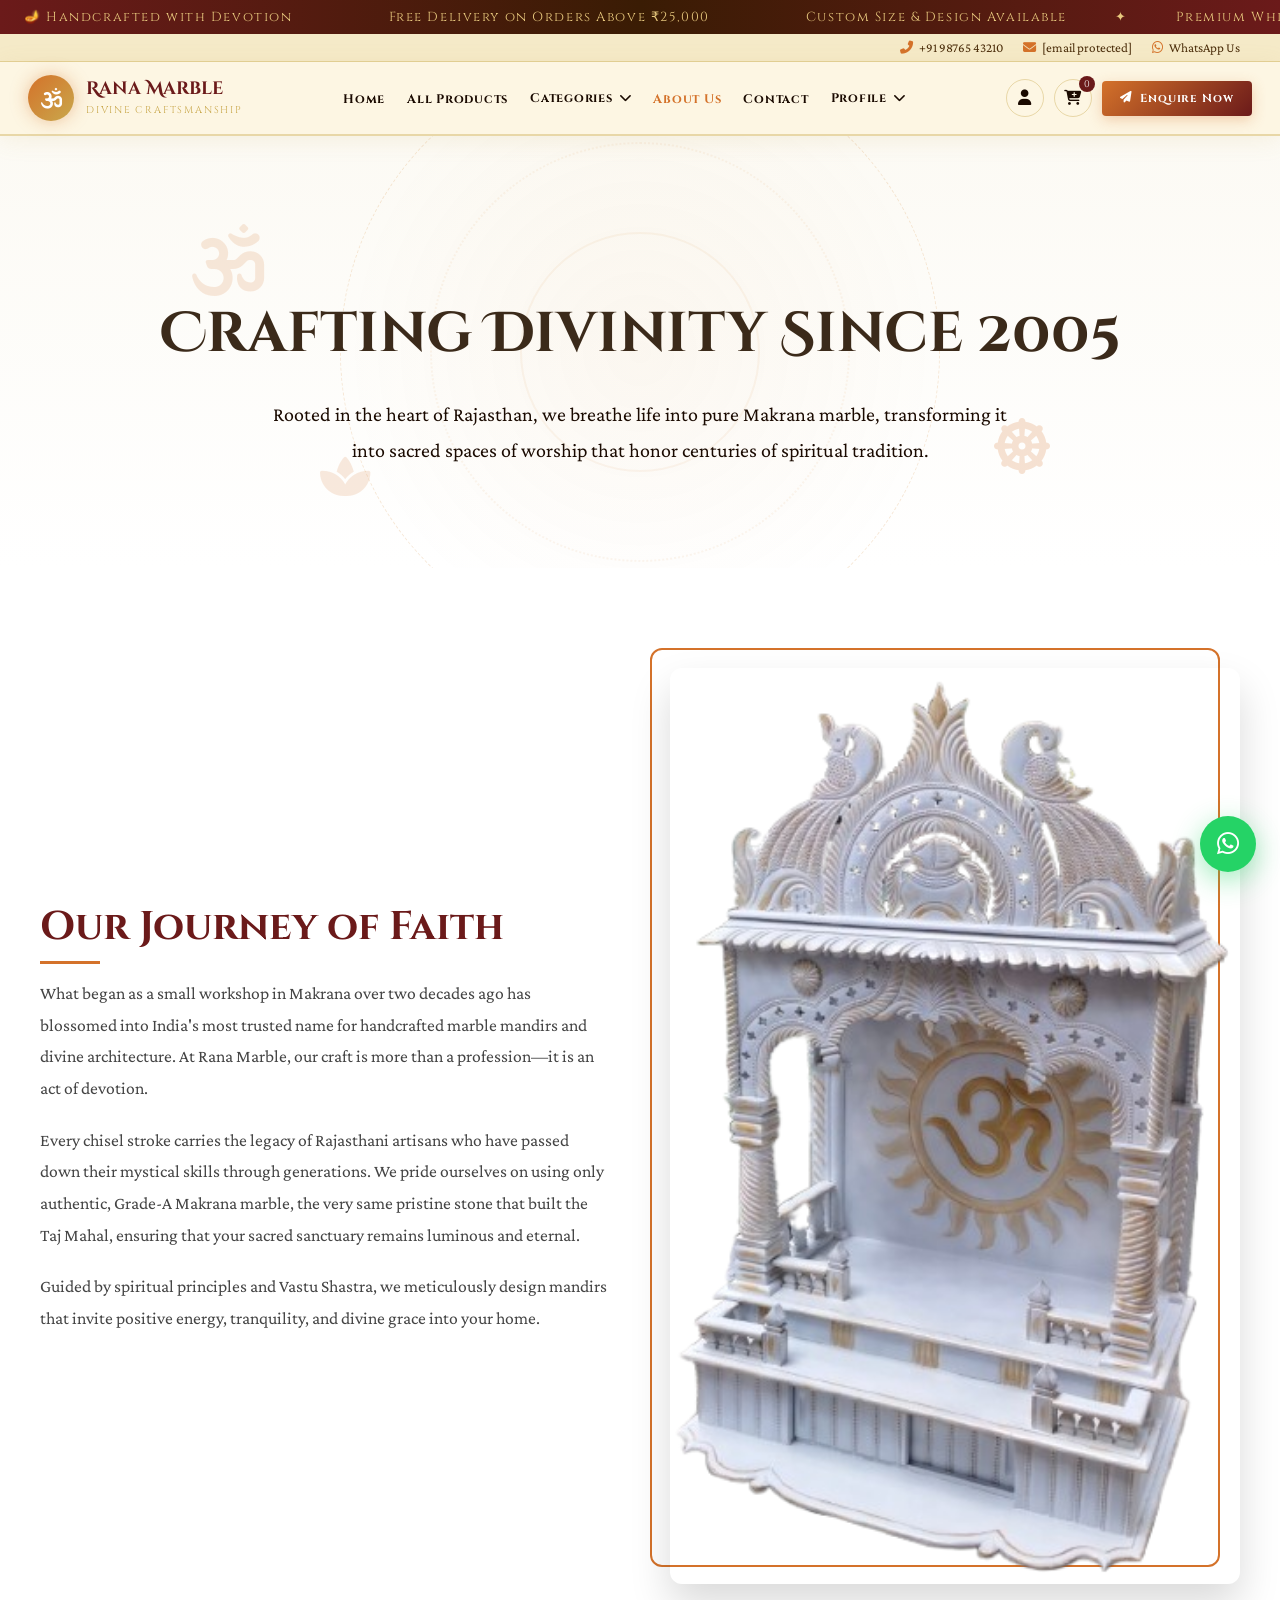
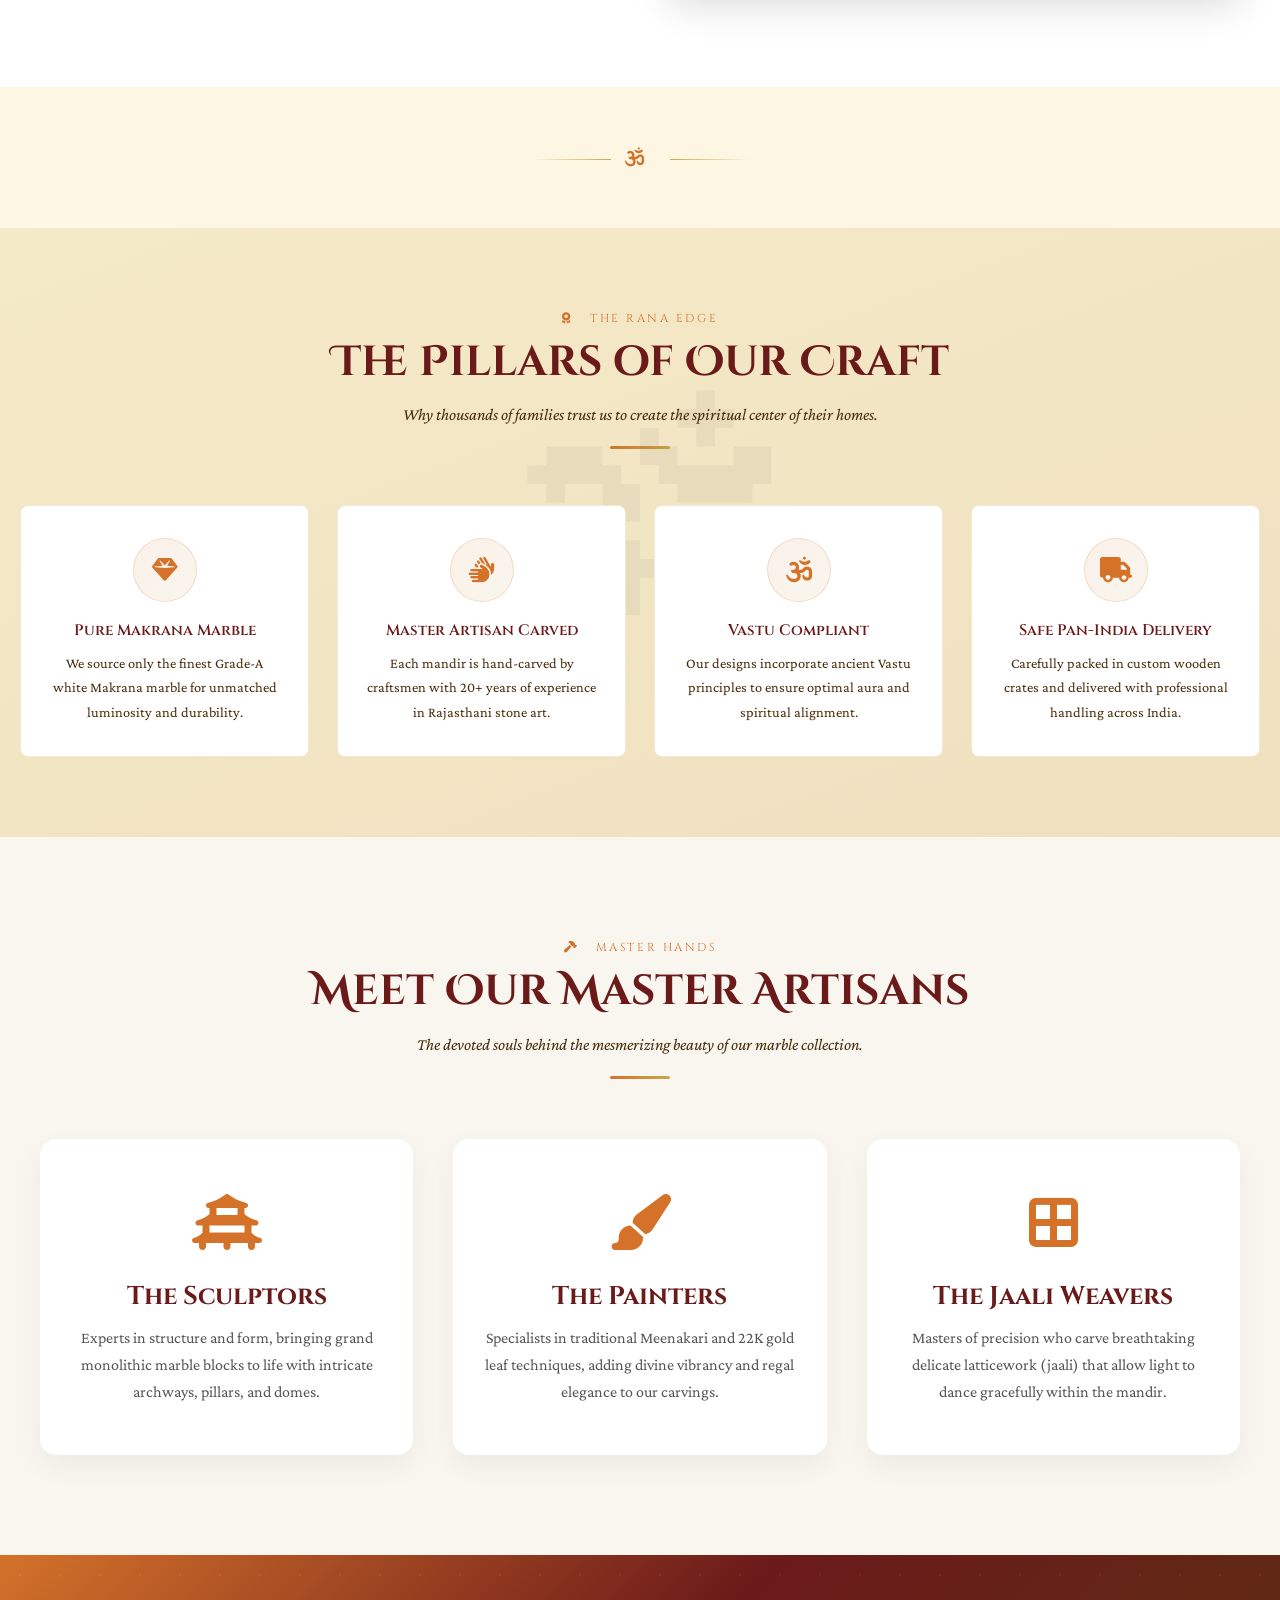
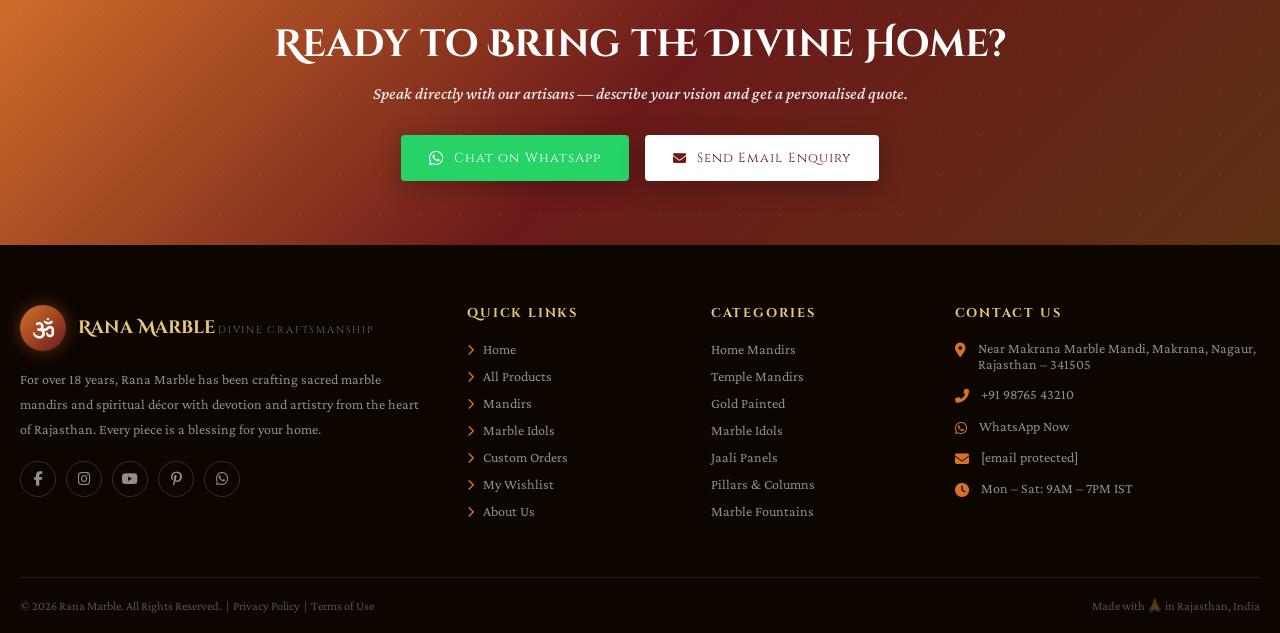
<file: about.html>
<!DOCTYPE html>
<html lang="en">

<head>
    <meta charset="UTF-8" />
    <meta name="viewport" content="width=device-width, initial-scale=1.0" />
    <title>About Us - Rana Marble | Divine Marble Mandirs & Temple Crafts</title>
    <meta name="description"
        content="Learn about Rana Marble, masters of crafting exquisite handcrafted marble mandirs, temple idols, and spiritual décor from Makrana marble." />
    <meta name="keywords"
        content="about rana marble, marble mandir, white marble temple, home temple, pooja mandir, marble idol, handcrafted temple" />
    <link rel="preconnect" href="https://fonts.googleapis.com" />
    <link rel="preconnect" href="https://fonts.gstatic.com" crossorigin />
    <link
        href="https://fonts.googleapis.com/css2?family=Cinzel+Decorative:wght@400;700;900&family=Cinzel:wght@400;500;600;700&family=Crimson+Pro:ital,wght@0,300;0,400;0,500;1,300;1,400&display=swap"
        rel="stylesheet" />
    <link rel="stylesheet" href="https://cdnjs.cloudflare.com/ajax/libs/font-awesome/6.5.0/css/all.min.css" />

    <link rel="stylesheet" href="./css/style.css">
    <link rel="stylesheet" href="./css/about.css">
    <!-- Ico favicon -->
    <link rel="icon" type="image/x-icon" href="./img/favicon.ico">
</head>

<body>
    <!-- Announcement Bar -->
    <div class="announce-bar">
        <div class="announce-track">
            <span>🪔 Handcrafted with Devotion</span>
            <span></span>
            <span>Free Delivery on Orders Above ₹25,000</span>
            <span></span>
            <span>Custom Size &amp; Design Available</span>
            <span>✦</span>
            <span>Premium White Makrana Marble</span>
            <span>&nbsp;&nbsp;&nbsp;&nbsp;&nbsp;&nbsp;</span>
            <span>🪔 Handcrafted with Devotion</span>
            <span></span>
            <span>Free Delivery on Orders Above ₹25,000</span>
            <span></span>
            <span>Custom Size &amp; Design Available</span>
            <span>✦</span>
            <span>Premium White Makrana Marble</span>
            <span>&nbsp;&nbsp;&nbsp;&nbsp;&nbsp;&nbsp;</span>
        </div>
    </div>

    <!-- Topbar -->
    <div class="topbar">
        <a href="tel:+919876543210"><i class="fas fa-phone-alt"></i> +91 98765 43210</a>
        <a href="/cdn-cgi/l/email-protection#523b3c343d1220333c333f3320303e37377c313d3f"><i class="fas fa-envelope"></i>
            <span class="__cf_email__"
                data-cfemail="41282f272e0133202f202c2033232d24246f222e2c">[email&#160;protected]</span></a>
        <a href="#"><i class="fab fa-whatsapp"></i> WhatsApp Us</a>
    </div>

    <!-- Header -->
    <header>
        <div class="nav-inner">
            <a href="index.html" class="logo">
                <div class="logo-icon"><i class="fas fa-om"></i></div>
                <div class="logo-text">
                    <span class="brand">Rana Marble</span>
                    <br>
                    <span class="sub">Divine Craftsmanship</span>
                </div>
            </a>

            <nav>
                <ul class="nav-links">
                    <li><a href="index.html">Home</a></li>
                    <li><a href="products.html">All Products</a></li>
                    <li>
                        <div class="nav-dropdown">
                            <a href="#" class="dropdown-toggle">Categories <i class="fas fa-chevron-down"></i></a>
                            <ul class="dropdown-menu">
                                <li><a href="mandirs.html">Home Mandirs</a></li>
                                <li><a href="idols.html">Marble Idols</a></li>
                                <li><a href="pillars.html">Pillars & Columns</a></li>
                                <li><a href="wall-panels.html">Jaali Panels</a></li>
                                <li><a href="fountains.html">Marble Fountains</a></li>
                                <li><a href="custom.html">Custom Orders</a></li>
                            </ul>
                        </div>
                    </li>
                    <li><a href="about.html" class="active" style="color:var(--saffron);">About Us</a></li>
                    <li><a href="contact.html">Contact</a></li>

                    <li>
                        <div class="nav-dropdown">
                            <a href="#" class="dropdown-toggle">Profile <i class="fas fa-chevron-down"></i></a>
                            <ul class="dropdown-menu">
                                <li><a href="profile.html">My Profile</a></li>
                                <li><a href="wishlist.html">Wishlist</a></li>
                                <li><a href="orders.html">Orders</a></li>
                                <li><a href="cart.html">Cart Items</a></li>
                            </ul>
                        </div>
                    </li>
                </ul>
            </nav>

            <div class="nav-actions">
                <!-- <a href="search.html" class="nav-icon-btn" title="Search"><i class="fas fa-search"></i></a> -->
                <a href="login.html" class="nav-icon-btn" title="User"><i class="fas fa-user"></i></a>
                <a href="cart.html" class="nav-icon-btn" title="cart"><i class="fas fa-cart-plus"></i><span
                        class="badge">0</span></a>
                <a href="contact.html" class="btn-enquire-nav"><i class="fas fa-paper-plane"></i> Enquire Now</a>
                <button class="hamburger" onclick="toggleMobileNav()" aria-label="Menu">
                    <span></span><span></span><span></span>
                </button>
            </div>
        </div>

        <!-- Mobile Nav -->
        <nav class="mobile-nav" id="mobileNav">
            <a href="index.html">Home</a>
            <a href="products.html">All Products</a>
            <div class="mobile-dropdown">
                <button class="mobile-dropdown-btn" onclick="this.parentElement.classList.toggle('active')">
                    Categories <i class="fas fa-chevron-down"></i>
                </button>
                <div class="mobile-dropdown-content">
                    <a href="mandirs.html">Home Mandirs</a>
                    <a href="idols.html">Marble Idols</a>
                    <a href="pillars.html">Pillars & Columns</a>
                    <a href="wall-panels.html">Jaali Panels</a>
                    <a href="fountains.html">Marble Fountains</a>
                    <a href="custom.html">Custom Orders</a>
                </div>
            </div>
            <a href="about.html">About Us</a>
            <a href="contact.html">Contact</a>
            <div class="mobile-dropdown">
                <button class="mobile-dropdown-btn" onclick="this.parentElement.classList.toggle('active')">
                    Profile <i class="fas fa-chevron-down"></i>
                </button>
                <div class="mobile-dropdown-content">
                    <a href="profile.html">My Profile</a>
                    <a href="wishlist.html">Wishlist</a>
                    <a href="orders.html">Orders</a>
                    <a href="cart.html">Cart Items</a>
                </div>
            </div>
        </nav>
    </header>


    <!-- ═══════════════════════════════════ ABOUT HERO ═══════════════════════════════════ -->
    <section class="about-hero">
        <!-- Spiritual Animation Elements -->
        <div class="spiritual-mandala"></div>
        <div class="floating-symbol sym-1"><i class="fas fa-om"></i></div>
        <div class="floating-symbol sym-2"><i class="fas fa-dharmachakra"></i></div>
        <div class="floating-symbol sym-3"><i class="fas fa-spa"></i></div>

        <div class="container relative-container">
            <h1 class="about-hero-title">Crafting Divinity Since 2005</h1>
            <p class="about-hero-sub">Rooted in the heart of Rajasthan, we breathe life into pure Makrana marble,
                transforming it into sacred spaces of worship that honor centuries of spiritual tradition.</p>
        </div>
    </section>

    <!-- ═══════════════════════════════════ OUR STORY ═══════════════════════════════════ -->
    <section class="about-story">
        <div class="container story-container">
            <div class="story-content">
                <h2>Our Journey of Faith</h2>
                <p>What began as a small workshop in Makrana over two decades ago has blossomed into India's most
                    trusted name for handcrafted marble mandirs and divine architecture. At Rana Marble, our craft is
                    more than a profession—it is an act of devotion.</p>
                <p>Every chisel stroke carries the legacy of Rajasthani artisans who have passed down their mystical
                    skills through generations. We pride ourselves on using only authentic, Grade-A Makrana marble, the
                    very same pristine stone that built the Taj Mahal, ensuring that your sacred sanctuary remains
                    luminous and eternal.</p>
                <p>Guided by spiritual principles and Vastu Shastra, we meticulously design mandirs that invite positive
                    energy, tranquility, and divine grace into your home.</p>
            </div>
            <div class="story-image">
                <img src="./img/hero.png" alt="Artisan carving marble at Rana Marble" loading="lazy" />
            </div>
        </div>
    </section>

    <!-- Ornament Divider -->
    <div class="ornament-divider" style="margin: 40px 0; text-align: center; color: var(--saffron);"><i class="fas fa-om"></i></div>

    <!-- ═══════════════════════════════════ WHY US ═══════════════════════════════════ -->
    <section class="section why-section">
        <div class="container">
            <div class="section-header">
                <span class="section-tag"><i class="fas fa-award"></i> &nbsp; The Rana Edge</span>
                <h2 class="section-title">The Pillars of Our Craft</h2>
                <p class="section-sub">Why thousands of families trust us to create the spiritual center of their homes.
                </p>
                <div class="gold-line"></div>
            </div>

            <div class="why-grid">
                <div class="why-card">
                    <div class="why-icon"><i class="fas fa-gem"></i></div>
                    <h3 class="why-title">Pure Makrana Marble</h3>
                    <p class="why-desc">We source only the finest Grade-A white Makrana marble for unmatched luminosity
                        and durability.</p>
                </div>
                <div class="why-card">
                    <div class="why-icon"><i class="fas fa-hands"></i></div>
                    <h3 class="why-title">Master Artisan Carved</h3>
                    <p class="why-desc">Each mandir is hand-carved by craftsmen with 20+ years of experience in
                        Rajasthani stone art.</p>
                </div>
                <div class="why-card">
                    <div class="why-icon"><i class="fas fa-om"></i></div>
                    <h3 class="why-title">Vastu Compliant</h3>
                    <p class="why-desc">Our designs incorporate ancient Vastu principles to ensure optimal aura and
                        spiritual alignment.</p>
                </div>
                <div class="why-card">
                    <div class="why-icon"><i class="fas fa-truck"></i></div>
                    <h3 class="why-title">Safe Pan-India Delivery</h3>
                    <p class="why-desc">Carefully packed in custom wooden crates and delivered with professional
                        handling across India.</p>
                </div>
            </div>
        </div>
    </section>

    <!-- ═══════════════════════════════════ ARTISANS ═══════════════════════════════════ -->
    <section class="artisans-section">
        <div class="container">
            <div class="section-header">
                <span class="section-tag"><i class="fas fa-hammer"></i> &nbsp; Master Hands</span>
                <h2 class="section-title">Meet Our Master Artisans</h2>
                <p class="section-sub">The devoted souls behind the mesmerizing beauty of our marble collection.</p>
                <div class="gold-line"></div>
            </div>

            <div class="artisans-grid">
                <div class="artisan-card">
                    <div class="artisan-icon"><i class="fas fa-vihara"></i></div>
                    <h3 class="artisan-name">The Sculptors</h3>
                    <p class="artisan-desc">Experts in structure and form, bringing grand monolithic marble blocks to
                        life with intricate archways, pillars, and domes.</p>
                </div>
                <div class="artisan-card">
                    <div class="artisan-icon"><i class="fas fa-paint-brush"></i></div>
                    <h3 class="artisan-name">The Painters</h3>
                    <p class="artisan-desc">Specialists in traditional Meenakari and 22K gold leaf techniques, adding
                        divine vibrancy and regal elegance to our carvings.</p>
                </div>
                <div class="artisan-card">
                    <div class="artisan-icon"><i class="fas fa-border-all"></i></div>
                    <h3 class="artisan-name">The Jaali Weavers</h3>
                    <p class="artisan-desc">Masters of precision who carve breathtaking delicate latticework (jaali)
                        that allow light to dance gracefully within the mandir.</p>
                </div>
            </div>
        </div>
    </section>

    <!-- ═══════════════════════════════════ CTA BAND ═══════════════════════════════════ -->
    <div class="cta-band">
        <h2>Ready to Bring the Divine Home?</h2>
        <p>Speak directly with our artisans — describe your vision and get a personalised quote.</p>
        <div class="cta-buttons">
            <a href="https://wa.me/919876543210?text=Namaste! I want to enquire about a marble mandir."
                class="btn-whatsapp" target="_blank">
                <i class="fab fa-whatsapp fa-lg"></i> Chat on WhatsApp
            </a>
            <a href="/cdn-cgi/l/email-protection#6e070008012e1c0f000f030f1c0c020b0b400d0103" class="btn-white">
                <i class="fas fa-envelope"></i> Send Email Enquiry
            </a>
        </div>
    </div>

    <!-- ═══════════════════════════════════ FOOTER ═══════════════════════════════════ -->
    <footer>
        <div class="footer-grid">
            <div class="footer-brand">
                <div class="logo">
                    <div class="logo-icon" style="background:linear-gradient(135deg,var(--saffron),var(--maroon));">
                        <i class="fas fa-om"></i>
                    </div>
                    <div class="logo-text">
                        <span class="brand">Rana Marble</span>
                        <span class="sub">Divine Craftsmanship</span>
                    </div>
                </div>
                <p class="footer-about">
                    For over 18 years, Rana Marble has been crafting sacred marble mandirs and spiritual décor
                    with devotion and artistry from the heart of Rajasthan. Every piece is a blessing for your home.
                </p>
                <div class="footer-social">
                    <a href="#" class="social-btn" title="Facebook"><i class="fab fa-facebook-f"></i></a>
                    <a href="#" class="social-btn" title="Instagram"><i class="fab fa-instagram"></i></a>
                    <a href="#" class="social-btn" title="YouTube"><i class="fab fa-youtube"></i></a>
                    <a href="#" class="social-btn" title="Pinterest"><i class="fab fa-pinterest-p"></i></a>
                    <a href="https://wa.me/919876543210" class="social-btn" title="WhatsApp" target="_blank"><i
                            class="fab fa-whatsapp"></i></a>
                </div>
            </div>

            <div class="footer-col">
                <h4>Quick Links</h4>
                <ul>
                    <li><a href="index.html"><i class="fas fa-chevron-right"
                                style="font-size:0.7rem;color:var(--saffron);margin-right:6px;"></i> Home</a></li>
                    <li><a href="products.html"><i class="fas fa-chevron-right"
                                style="font-size:0.7rem;color:var(--saffron);margin-right:6px;"></i> All Products</a>
                    </li>
                    <li><a href="mandirs.html"><i class="fas fa-chevron-right"
                                style="font-size:0.7rem;color:var(--saffron);margin-right:6px;"></i> Mandirs</a></li>
                    <li><a href="idols.html"><i class="fas fa-chevron-right"
                                style="font-size:0.7rem;color:var(--saffron);margin-right:6px;"></i> Marble Idols</a>
                    </li>
                    <li><a href="custom.html"><i class="fas fa-chevron-right"
                                style="font-size:0.7rem;color:var(--saffron);margin-right:6px;"></i> Custom Orders</a>
                    </li>
                    <li><a href="wishlist.html"><i class="fas fa-chevron-right"
                                style="font-size:0.7rem;color:var(--saffron);margin-right:6px;"></i> My Wishlist</a>
                    </li>
                    <li><a href="about.html"><i class="fas fa-chevron-right"
                                style="font-size:0.7rem;color:var(--saffron);margin-right:6px;"></i> About Us</a></li>
                </ul>
            </div>

            <div class="footer-col">
                <h4>Categories</h4>
                <ul>
                    <li><a href="#">Home Mandirs</a></li>
                    <li><a href="#">Temple Mandirs</a></li>
                    <li><a href="#">Gold Painted</a></li>
                    <li><a href="#">Marble Idols</a></li>
                    <li><a href="#">Jaali Panels</a></li>
                    <li><a href="#">Pillars & Columns</a></li>
                    <li><a href="#">Marble Fountains</a></li>
                </ul>
            </div>

            <div class="footer-col">
                <h4>Contact Us</h4>
                <div class="footer-contact">
                    <div class="contact-item">
                        <i class="fas fa-map-marker-alt"></i>
                        <span>Near Makrana Marble Mandi, Makrana, Nagaur, Rajasthan – 341505</span>
                    </div>
                    <div class="contact-item">
                        <i class="fas fa-phone-alt"></i>
                        <a href="tel:+919876543210">+91 98765 43210</a>
                    </div>
                    <div class="contact-item">
                        <i class="fab fa-whatsapp"></i>
                        <a href="https://wa.me/919876543210" target="_blank">WhatsApp Now</a>
                    </div>
                    <div class="contact-item">
                        <i class="fas fa-envelope"></i>
                        <a href="/cdn-cgi/l/email-protection#a0c9cec6cfe0d2c1cec1cdc1d2c2ccc5c58ec3cfcd"><span
                                class="__cf_email__"
                                data-cfemail="422b2c242d0230232c232f2330202e27276c212d2f">[email&#160;protected]</span></a>
                    </div>
                    <div class="contact-item">
                        <i class="fas fa-clock"></i>
                        <span>Mon – Sat: 9AM – 7PM IST</span>
                    </div>
                </div>
            </div>
        </div>

        <div class="footer-bottom">
            <span>© 2026 Rana Marble. All Rights Reserved. &nbsp;|&nbsp; <a href="privacy.html">Privacy Policy</a>
                &nbsp;|&nbsp; <a href="terms.html">Terms of Use</a></span>
            <span>Made with 🙏 in Rajasthan, India</span>
        </div>
    </footer>

    <!-- Floating WhatsApp -->
    <a href="https://wa.me/919876543210?text=Namaste! I want to enquire about marble mandirs." class="float-wa"
        target="_blank" title="Chat on WhatsApp">
        <i class="fab fa-whatsapp"></i>
    </a>

    <!-- Scroll to Top -->
    <a href="#" class="scroll-top" id="scrollTop" title="Back to Top">
        <i class="fas fa-chevron-up"></i>
    </a>

    <!-- Main Script File (includes mobile nav functionality) -->
    <script src="./js/main.js"></script>
</body>

</html>
</file>
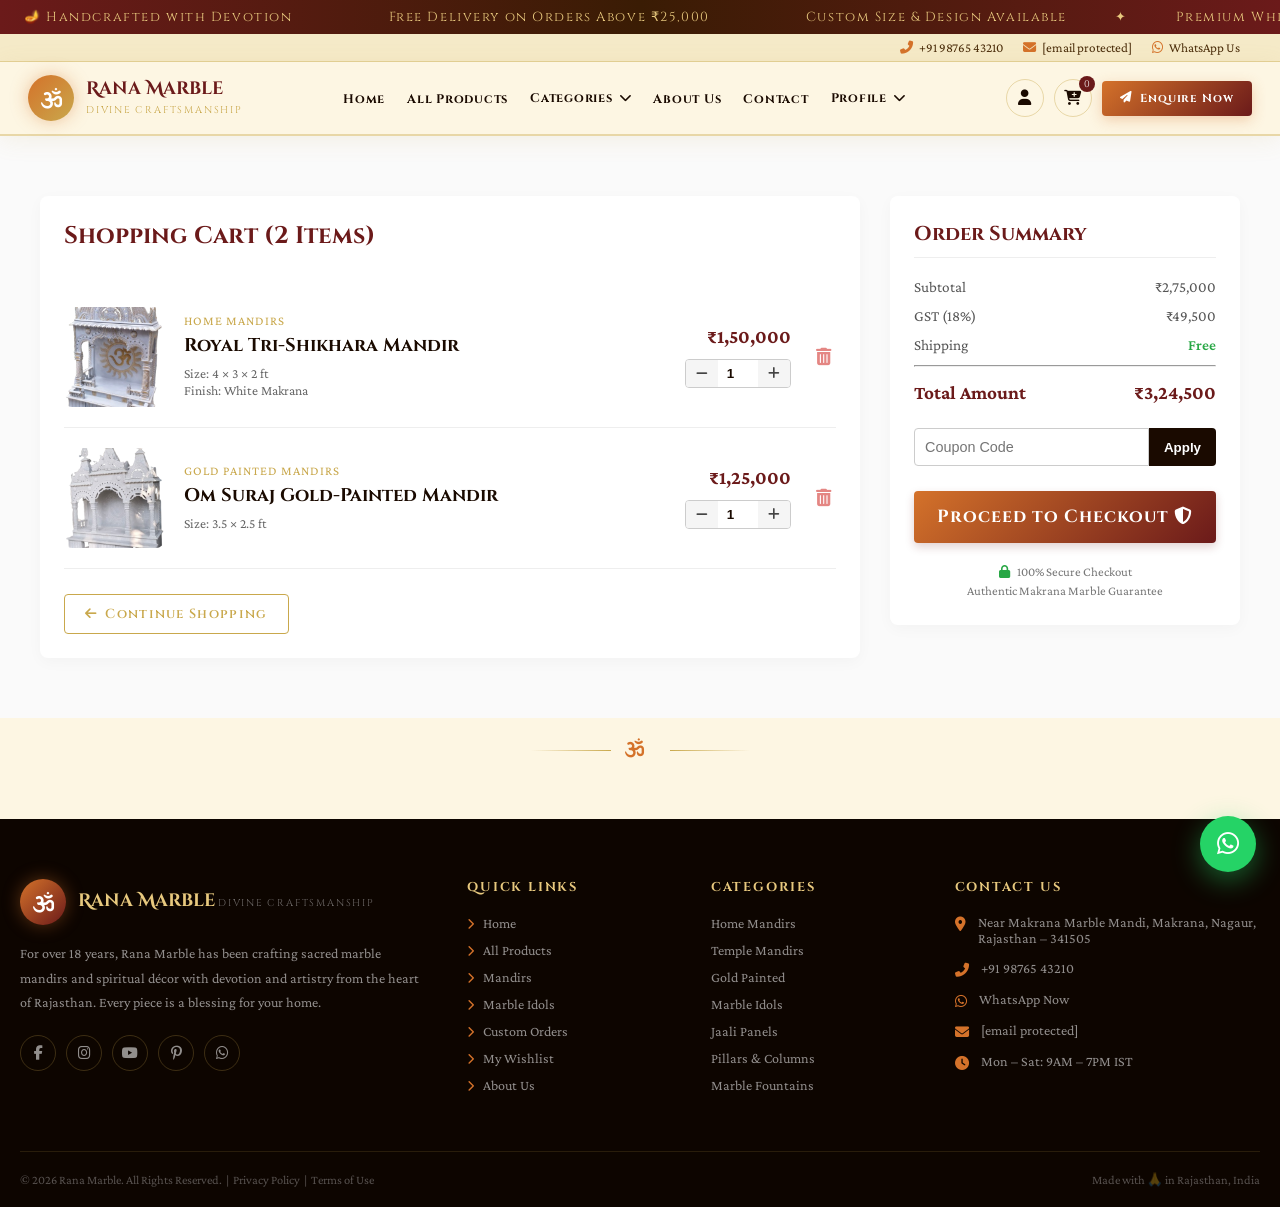
<file: cart.html>
<!DOCTYPE html>
<html lang="en">

<head>
    <meta charset="UTF-8" />
    <meta name="viewport" content="width=device-width, initial-scale=1.0" />
    <title>Shopping Cart - Rana Marble | Divine Marble</title>
    <link rel="preconnect" href="https://fonts.googleapis.com" />
    <link rel="preconnect" href="https://fonts.gstatic.com" crossorigin />
    <link
        href="https://fonts.googleapis.com/css2?family=Cinzel+Decorative:wght@400;700;900&family=Cinzel:wght@400;500;600;700&family=Crimson+Pro:ital,wght@0,300;0,400;0,500;1,300;1,400&display=swap"
        rel="stylesheet" />
    <link rel="stylesheet" href="https://cdnjs.cloudflare.com/ajax/libs/font-awesome/6.5.0/css/all.min.css" />
    <link rel="stylesheet" href="./css/style.css">
    <link rel="stylesheet" href="./css/cart.css">
    <!-- Ico favicon -->
    <link rel="icon" type="image/x-icon" href="./img/favicon.ico">
</head>

<body>
    <!-- Announcement Bar -->
    <div class="announce-bar">
        <div class="announce-track">
            <span>🪔 Handcrafted with Devotion</span>
            <span></span>
            <span>Free Delivery on Orders Above ₹25,000</span>
            <span></span>
            <span>Custom Size &amp; Design Available</span>
            <span>✦</span>
            <span>Premium White Makrana Marble</span>
            <span>&nbsp;&nbsp;&nbsp;&nbsp;&nbsp;&nbsp;</span>
            <span>🪔 Handcrafted with Devotion</span>
            <span></span>
            <span>Free Delivery on Orders Above ₹25,000</span>
            <span></span>
            <span>Custom Size &amp; Design Available</span>
            <span>✦</span>
            <span>Premium White Makrana Marble</span>
            <span>&nbsp;&nbsp;&nbsp;&nbsp;&nbsp;&nbsp;</span>
        </div>
    </div>


    <!-- Topbar -->
    <div class="topbar">
        <a href="tel:+919876543210"><i class="fas fa-phone-alt"></i> +91 98765 43210</a>
        <a href="/cdn-cgi/l/email-protection#523b3c343d1220333c333f3320303e37377c313d3f"><i class="fas fa-envelope"></i>
            <span class="__cf_email__"
                data-cfemail="41282f272e0133202f202c2033232d24246f222e2c">[email&#160;protected]</span></a>
        <a href="#"><i class="fab fa-whatsapp"></i> WhatsApp Us</a>
    </div>


    <header>
        <div class="nav-inner">
            <a href="index.html" class="logo">
                <div class="logo-icon"><i class="fas fa-om"></i></div>
                <div class="logo-text">
                    <span class="brand">Rana Marble</span>
                    <br>
                    <span class="sub">Divine Craftsmanship</span>
                </div>
            </a>

            <nav>
                <ul class="nav-links">
                    <li><a href="index.html">Home</a></li>
                    <li><a href="products.html">All Products</a></li>
                    <li>
                        <div class="nav-dropdown">
                            <a href="#" class="dropdown-toggle">Categories <i class="fas fa-chevron-down"></i></a>
                            <ul class="dropdown-menu">
                                <li><a href="mandirs.html">Home Mandirs</a></li>
                                <li><a href="idols.html">Marble Idols</a></li>
                                <li><a href="pillars.html">Pillars & Columns</a></li>
                                <li><a href="wall-panels.html">Jaali Panels</a></li>
                                <li><a href="fountains.html">Marble Fountains</a></li>
                                <li><a href="custom.html">Custom Orders</a></li>
                            </ul>
                        </div>
                    </li>
                    <li><a href="about.html">About Us</a></li>
                    <li><a href="contact.html">Contact</a></li>
                    <li>
                        <div class="nav-dropdown">
                            <a href="#" class="dropdown-toggle">Profile <i class="fas fa-chevron-down"></i></a>
                            <ul class="dropdown-menu">
                                <li><a href="profile.html">My Profile</a></li>
                                <li><a href="wishlist.html">Wishlist</a></li>
                                <li><a href="orders.html">Orders</a></li>
                                <li><a href="cart.html">Cart Items</a></li>
                            </ul>
                        </div>
                    </li>
                </ul>
            </nav>

            <div class="nav-actions">
                <!-- <a href="search.html" class="nav-icon-btn" title="Search"><i class="fas fa-search"></i></a> -->
                <a href="login.html" class="nav-icon-btn" title="User"><i class="fas fa-user"></i></a>
                <a href="cart.html" class="nav-icon-btn" title="cart"><i class="fas fa-cart-plus"></i><span
                        class="badge">0</span></a>
                <a href="contact.html" class="btn-enquire-nav"><i class="fas fa-paper-plane"></i> Enquire Now</a>
                <button class="hamburger" onclick="toggleMobileNav()" aria-label="Menu">
                    <span></span><span></span><span></span>
                </button>
            </div>
        </div>

        <!-- Mobile Nav -->
        <nav class="mobile-nav" id="mobileNav">
            <a href="index.html">Home</a>
            <a href="products.html">All Products</a>
            <div class="mobile-dropdown">
                <button class="mobile-dropdown-btn" onclick="this.parentElement.classList.toggle('active')">
                    Categories <i class="fas fa-chevron-down"></i>
                </button>
                <div class="mobile-dropdown-content">
                    <a href="mandirs.html">Home Mandirs</a>
                    <a href="idols.html">Marble Idols</a>
                    <a href="pillars.html">Pillars & Columns</a>
                    <a href="wall-panels.html">Jaali Panels</a>
                    <a href="fountains.html">Marble Fountains</a>
                    <a href="custom.html">Custom Orders</a>
                </div>
            </div>
            <a href="about.html">About Us</a>
            <a href="contact.html">Contact</a>
            <div class="mobile-dropdown">
                <button class="mobile-dropdown-btn" onclick="this.parentElement.classList.toggle('active')">
                    Profile <i class="fas fa-chevron-down"></i>
                </button>
                <div class="mobile-dropdown-content">
                    <a href="profile.html">My Profile</a>
                    <a href="wishlist.html">Wishlist</a>
                    <a href="orders.html">Orders</a>
                    <a href="cart.html">Cart Items</a>
                </div>
            </div>
        </nav>
    </header>

    <!-- ═══════════════════════════════════ CART HERO ═══════════════════════════════════ -->
    <!-- <section class="cart-hero"
        style="background: linear-gradient(rgba(0,0,0,0.6), rgba(0,0,0,0.6)), url('./img/hero.png') center/cover; padding: 60px 20px; text-align: center; color: white;">
        <div class="container">
            <h1 class="wishlist-hero-title"
                style="font-family: 'Cinzel Decorative', serif; font-size: 2.5rem; margin-bottom: 15px; color: var(--gold-lt);">
                Your Sacred Cart</h1>
            <p class="wishlist-hero-sub" style="font-size: 1.1rem; max-width: 600px; margin: 0 auto;">Review the divine
                pieces you have selected for your sanctuary before finalizing your order.</p>
        </div>
    </section> -->

    <!-- ═══════════════════════════════════ CART SECTION ═══════════════════════════════════ -->
    <section class="cart-section">
        <div class="container cart-layout">

            <!-- Cart Items -->
            <div class="cart-items">
                <div class="cart-header">
                    <h2>Shopping Cart (2 Items)</h2>
                </div>

                <div class="cart-item">
                    <img src="./img/hero.png" alt="Royal Tri-Shikhara Mandir" class="cart-img">
                    <div class="cart-details">
                        <div class="cart-cat">Home Mandirs</div>
                        <h3 class="cart-name">Royal Tri-Shikhara Mandir</h3>
                        <p class="cart-meta">Size: 4 × 3 × 2 ft</p>
                        <p class="cart-meta">Finish: White Makrana</p>
                    </div>
                    <div class="cart-price-qty">
                        <div class="cart-price">₹1,50,000</div>
                        <div class="qty-control">
                            <button onclick="updateQuantity(this, -1)"><i class="fas fa-minus"></i></button>
                            <input type="number" value="1" min="1" readonly>
                            <button onclick="updateQuantity(this, 1)"><i class="fas fa-plus"></i></button>
                        </div>
                    </div>
                    <button class="cart-remove" title="Remove Item"
                        onclick="this.closest('.cart-item').style.display='none';"><i
                            class="fas fa-trash-alt"></i></button>
                </div>

                <div class="cart-item">
                    <img src="./img/hero2.png" alt="Om Suraj Gold Painted Mandir" class="cart-img">
                    <div class="cart-details">
                        <div class="cart-cat">Gold Painted Mandirs</div>
                        <h3 class="cart-name">Om Suraj Gold-Painted Mandir</h3>
                        <p class="cart-meta">Size: 3.5 × 2.5 ft</p>
                    </div>
                    <div class="cart-price-qty">
                        <div class="cart-price">₹1,25,000</div>
                        <div class="qty-control">
                            <button onclick="updateQuantity(this, -1)"><i class="fas fa-minus"></i></button>
                            <input type="number" value="1" min="1" readonly>
                            <button onclick="updateQuantity(this, 1)"><i class="fas fa-plus"></i></button>
                        </div>
                    </div>
                    <button class="cart-remove" title="Remove Item"
                        onclick="this.closest('.cart-item').style.display='none';"><i
                            class="fas fa-trash-alt"></i></button>
                </div>

                <div class="cart-actions-bottom">
                    <a href="products.html" class="btn-secondary"><i class="fas fa-arrow-left"></i> Continue
                        Shopping</a>
                </div>
            </div>

            <!-- Cart Summary -->
            <aside class="cart-summary">
                <h3>Order Summary</h3>
                <div class="summary-row">
                    <span>Subtotal</span>
                    <span>₹2,75,000</span>
                </div>
                <div class="summary-row">
                    <span>GST (18%)</span>
                    <span>₹49,500</span>
                </div>
                <div class="summary-row">
                    <span>Shipping</span>
                    <span style="color: #28a745; font-weight: 600;">Free</span>
                </div>
                <hr>
                <div class="summary-row total">
                    <span>Total Amount</span>
                    <span>₹3,24,500</span>
                </div>

                <div class="promo-code">
                    <input type="text" placeholder="Coupon Code">
                    <button>Apply</button>
                </div>

                <a href="#" class="btn-checkout">Proceed to Checkout <i class="fas fa-shield-alt"></i></a>

                <div class="secure-checkout">
                    <i class="fas fa-lock"></i> 100% Secure Checkout<br>
                    Authentic Makrana Marble Guarantee
                </div>
            </aside>

        </div>
    </section>

    <div class="ornament-divider" style="margin: 0 0 40px; text-align: center; color: var(--saffron);"><i class="fas fa-om"></i></div>

    <footer>
        <div class="footer-grid">
            <!-- Brand -->
            <div class="footer-brand">
                <div class="logo">
                    <div class="logo-icon" style="background:linear-gradient(135deg,var(--saffron),var(--maroon));">
                        <i class="fas fa-om"></i>
                    </div>
                    <div class="logo-text">
                        <span class="brand">Rana Marble</span>
                        <span class="sub">Divine Craftsmanship</span>
                    </div>
                </div>
                <p class="footer-about">
                    For over 18 years, Rana Marble has been crafting sacred marble mandirs and spiritual décor
                    with devotion and artistry from the heart of Rajasthan. Every piece is a blessing for your home.
                </p>
                <div class="footer-social">
                    <a href="#" class="social-btn" title="Facebook"><i class="fab fa-facebook-f"></i></a>
                    <a href="#" class="social-btn" title="Instagram"><i class="fab fa-instagram"></i></a>
                    <a href="#" class="social-btn" title="YouTube"><i class="fab fa-youtube"></i></a>
                    <a href="#" class="social-btn" title="Pinterest"><i class="fab fa-pinterest-p"></i></a>
                    <a href="https://wa.me/919876543210" class="social-btn" title="WhatsApp" target="_blank"><i
                            class="fab fa-whatsapp"></i></a>
                </div>
            </div>

            <!-- Quick Links -->
            <div class="footer-col">
                <h4>Quick Links</h4>
                <ul>
                    <li><a href="index.html"><i class="fas fa-chevron-right"
                                style="font-size:0.7rem;color:var(--saffron);margin-right:6px;"></i> Home</a></li>
                    <li><a href="products.html"><i class="fas fa-chevron-right"
                                style="font-size:0.7rem;color:var(--saffron);margin-right:6px;"></i> All Products</a>
                    </li>
                    <li><a href="mandirs.html"><i class="fas fa-chevron-right"
                                style="font-size:0.7rem;color:var(--saffron);margin-right:6px;"></i> Mandirs</a></li>
                    <li><a href="idols.html"><i class="fas fa-chevron-right"
                                style="font-size:0.7rem;color:var(--saffron);margin-right:6px;"></i> Marble Idols</a>
                    </li>
                    <li><a href="custom.html"><i class="fas fa-chevron-right"
                                style="font-size:0.7rem;color:var(--saffron);margin-right:6px;"></i> Custom Orders</a>
                    </li>
                    <li><a href="wishlist.html"><i class="fas fa-chevron-right"
                                style="font-size:0.7rem;color:var(--saffron);margin-right:6px;"></i> My Wishlist</a>
                    </li>
                    <li><a href="about.html"><i class="fas fa-chevron-right"
                                style="font-size:0.7rem;color:var(--saffron);margin-right:6px;"></i> About Us</a></li>
                </ul>
            </div>

            <!-- Categories -->
            <div class="footer-col">
                <h4>Categories</h4>
                <ul>
                    <li><a href="#">Home Mandirs</a></li>
                    <li><a href="#">Temple Mandirs</a></li>
                    <li><a href="#">Gold Painted</a></li>
                    <li><a href="#">Marble Idols</a></li>
                    <li><a href="#">Jaali Panels</a></li>
                    <li><a href="#">Pillars & Columns</a></li>
                    <li><a href="#">Marble Fountains</a></li>
                </ul>
            </div>

            <!-- Contact -->
            <div class="footer-col">
                <h4>Contact Us</h4>
                <div class="footer-contact">
                    <div class="contact-item">
                        <i class="fas fa-map-marker-alt"></i>
                        <span>Near Makrana Marble Mandi, Makrana, Nagaur, Rajasthan – 341505</span>
                    </div>
                    <div class="contact-item">
                        <i class="fas fa-phone-alt"></i>
                        <a href="tel:+919876543210">+91 98765 43210</a>
                    </div>
                    <div class="contact-item">
                        <i class="fab fa-whatsapp"></i>
                        <a href="https://wa.me/919876543210" target="_blank">WhatsApp Now</a>
                    </div>
                    <div class="contact-item">
                        <i class="fas fa-envelope"></i>
                        <a href="/cdn-cgi/l/email-protection#a0c9cec6cfe0d2c1cec1cdc1d2c2ccc5c58ec3cfcd"><span
                                class="__cf_email__"
                                data-cfemail="422b2c242d0230232c232f2330202e27276c212d2f">[email&#160;protected]</span></a>
                    </div>
                    <div class="contact-item">
                        <i class="fas fa-clock"></i>
                        <span>Mon – Sat: 9AM – 7PM IST</span>
                    </div>
                </div>
            </div>
        </div>

        <div class="footer-bottom">
            <span>© 2026 Rana Marble. All Rights Reserved. &nbsp;|&nbsp; <a href="privacy.html">Privacy Policy</a>
                &nbsp;|&nbsp; <a href="terms.html">Terms of Use</a></span>
            <span>Made with 🙏 in Rajasthan, India</span>
        </div>
    </footer>

    <!-- Floating WhatsApp -->
    <a href="https://wa.me/919876543210?text=Namaste! I want to enquire about marble mandirs." class="float-wa"
        target="_blank" title="Chat on WhatsApp">
        <i class="fab fa-whatsapp"></i>
    </a>

    <!-- Scroll to Top -->
    <a href="#" class="scroll-top" id="scrollTop" title="Back to Top">
        <i class="fas fa-chevron-up"></i>
    </a>

    <script src="./js/main.js"></script>
    <script>
        function updateQuantity(btn, change) {
            const input = btn.parentElement.querySelector('input');
            let val = parseInt(input.value) + change;
            if (val < 1) val = 1;
            input.value = val;
        }
    </script>
</body>

</html>
</file>
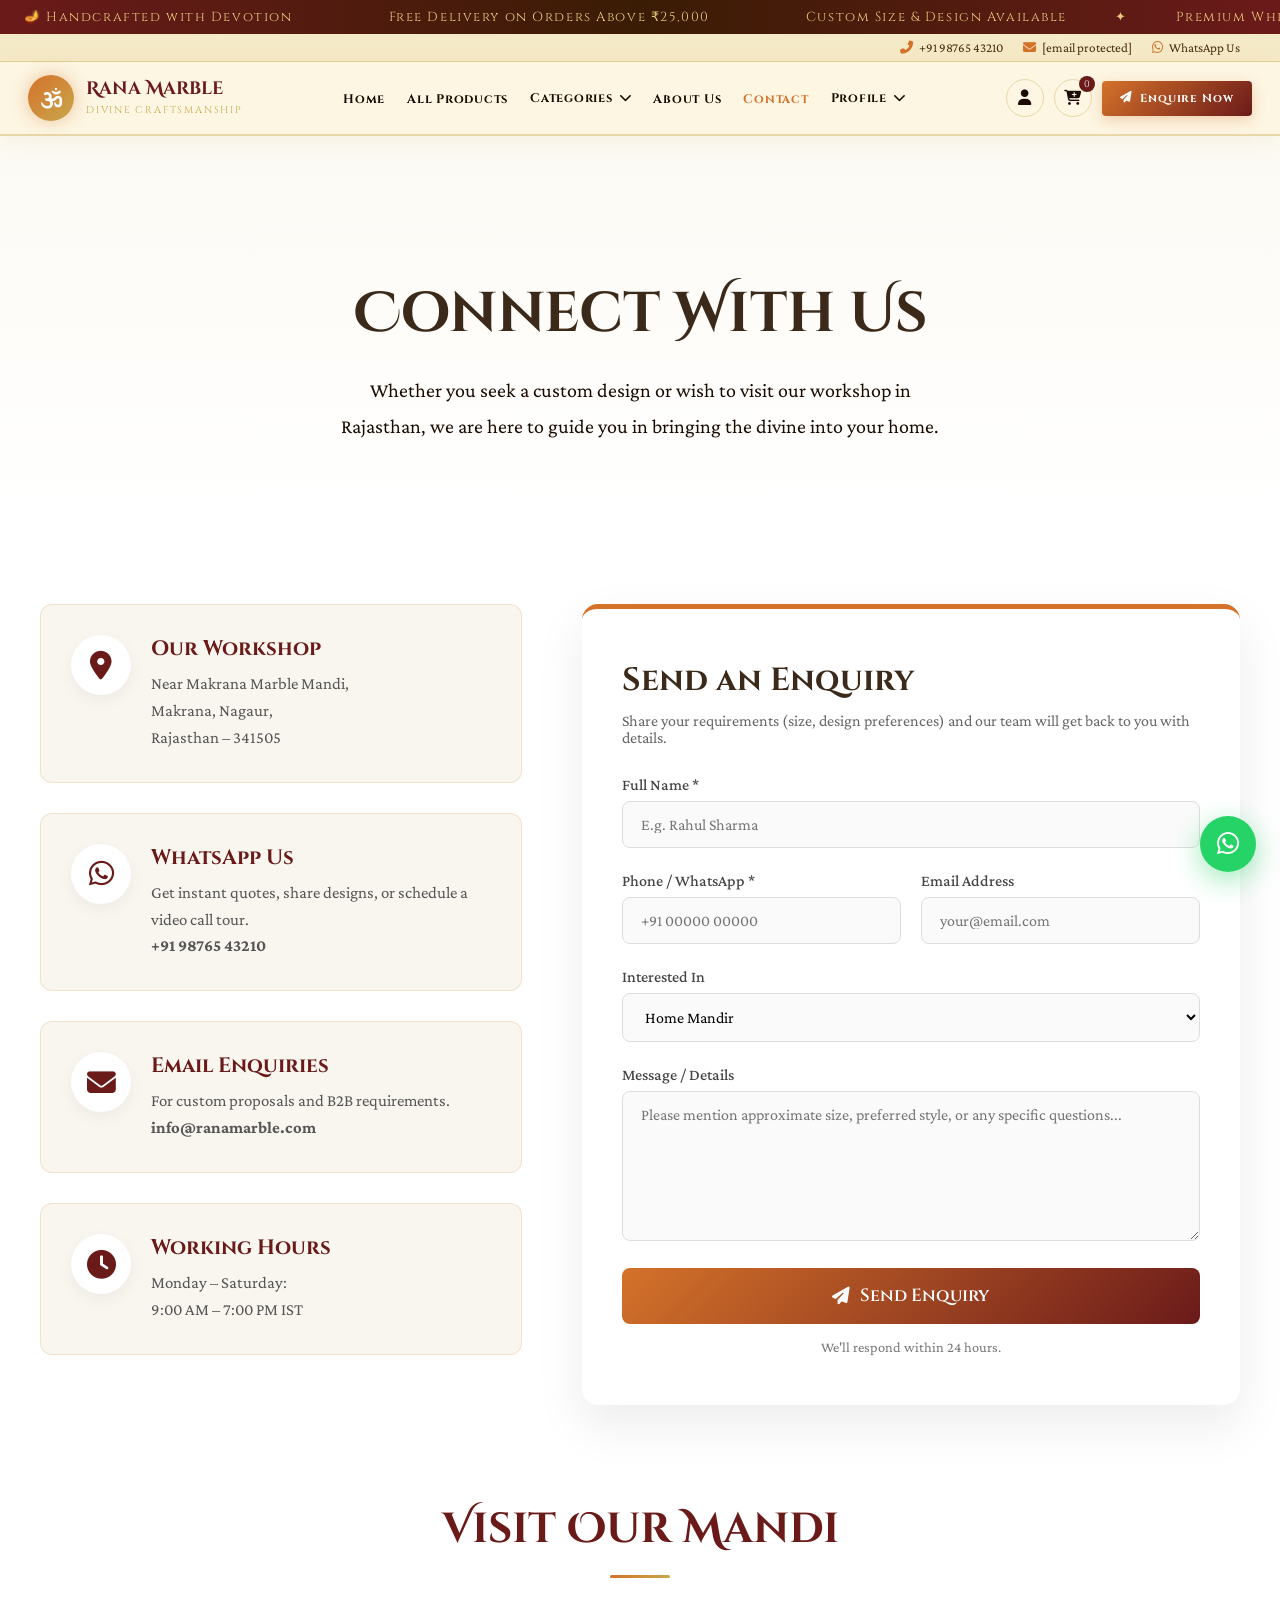
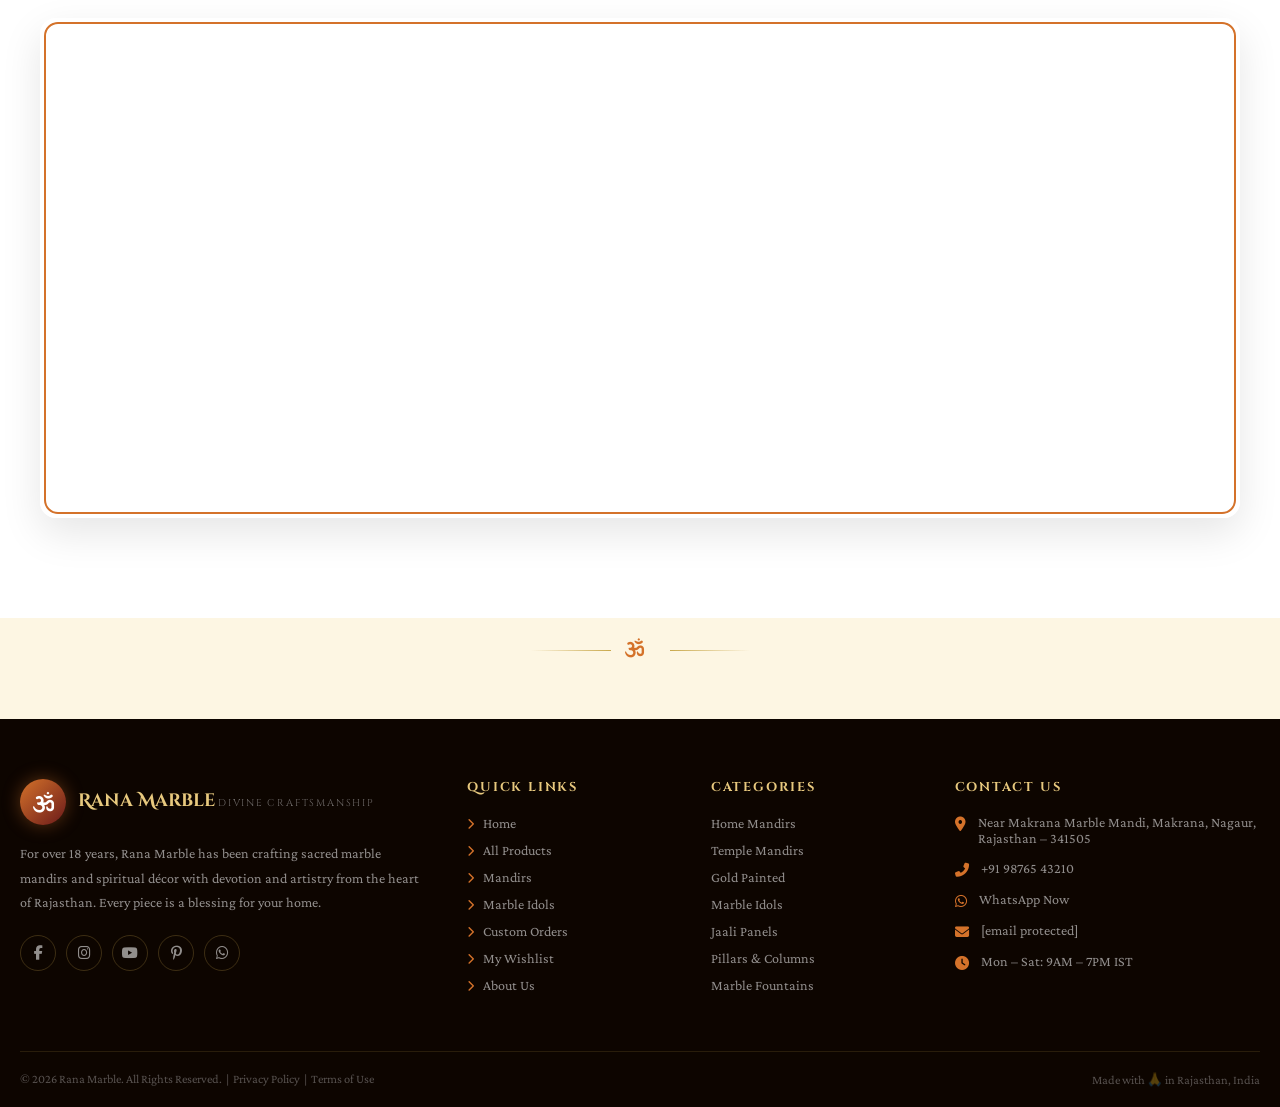
<file: contact.html>
<!DOCTYPE html>
<html lang="en">

<head>
    <meta charset="UTF-8" />
    <meta name="viewport" content="width=device-width, initial-scale=1.0" />
    <title>Contact Us - Rana Marble | Get Your Custom Marble Mandir</title>
    <meta name="description"
        content="Reach out to Rana Marble to discuss your custom marble mandir requirements. Visit our workshop in Makrana or contact us via WhatsApp." />
    <meta name="keywords" content="contact rana marble, buy marble mandir, order pooja mandir, makrana workshop" />
    <link rel="preconnect" href="https://fonts.googleapis.com" />
    <link rel="preconnect" href="https://fonts.gstatic.com" crossorigin />
    <link
        href="https://fonts.googleapis.com/css2?family=Cinzel+Decorative:wght@400;700;900&family=Cinzel:wght@400;500;600;700&family=Crimson+Pro:ital,wght@0,300;0,400;0,500;1,300;1,400&display=swap"
        rel="stylesheet" />
    <link rel="stylesheet" href="https://cdnjs.cloudflare.com/ajax/libs/font-awesome/6.5.0/css/all.min.css" />

    <link rel="stylesheet" href="./css/style.css">
    <link rel="stylesheet" href="./css/contact.css">
    <!-- Ico favicon -->
    <link rel="icon" type="image/x-icon" href="./img/favicon.ico">
</head>

<body>
    <!-- Announcement Bar -->
    <div class="announce-bar">
        <div class="announce-track">
            <span>🪔 Handcrafted with Devotion</span>
            <span></span>
            <span>Free Delivery on Orders Above ₹25,000</span>
            <span></span>
            <span>Custom Size &amp; Design Available</span>
            <span>✦</span>
            <span>Premium White Makrana Marble</span>
            <span>&nbsp;&nbsp;&nbsp;&nbsp;&nbsp;&nbsp;</span>
            <span>🪔 Handcrafted with Devotion</span>
            <span></span>
            <span>Free Delivery on Orders Above ₹25,000</span>
            <span></span>
            <span>Custom Size &amp; Design Available</span>
            <span>✦</span>
            <span>Premium White Makrana Marble</span>
            <span>&nbsp;&nbsp;&nbsp;&nbsp;&nbsp;&nbsp;</span>
        </div>
    </div>

    <!-- Topbar -->
    <div class="topbar">
        <a href="tel:+919876543210"><i class="fas fa-phone-alt"></i> +91 98765 43210</a>
        <a href="/cdn-cgi/l/email-protection#523b3c343d1220333c333f3320303e37377c313d3f"><i class="fas fa-envelope"></i>
            <span class="__cf_email__"
                data-cfemail="41282f272e0133202f202c2033232d24246f222e2c">[email&#160;protected]</span></a>
        <a href="#"><i class="fab fa-whatsapp"></i> WhatsApp Us</a>
    </div>

    <!-- Header -->
    <header>
        <div class="nav-inner">
            <a href="index.html" class="logo">
                <div class="logo-icon"><i class="fas fa-om"></i></div>
                <div class="logo-text">
                    <span class="brand">Rana Marble</span>
                    <br>
                    <span class="sub">Divine Craftsmanship</span>
                </div>
            </a>

            <nav>
                <ul class="nav-links">
                    <li><a href="index.html">Home</a></li>
                    <li><a href="products.html">All Products</a></li>
                    <li>
                        <div class="nav-dropdown">
                            <a href="#" class="dropdown-toggle">Categories <i class="fas fa-chevron-down"></i></a>
                            <ul class="dropdown-menu">
                                <li><a href="mandirs.html">Home Mandirs</a></li>
                                <li><a href="idols.html">Marble Idols</a></li>
                                <li><a href="pillars.html">Pillars & Columns</a></li>
                                <li><a href="wall-panels.html">Jaali Panels</a></li>
                                <li><a href="fountains.html">Marble Fountains</a></li>
                                <li><a href="custom.html">Custom Orders</a></li>
                            </ul>
                        </div>
                    </li>
                    <li><a href="about.html">About Us</a></li>
                    <li><a href="contact.html" class="active" style="color:var(--saffron);">Contact</a></li>
                    <li>
                        <div class="nav-dropdown">
                            <a href="#" class="dropdown-toggle">Profile <i class="fas fa-chevron-down"></i></a>
                            <ul class="dropdown-menu">
                                <li><a href="profile.html">My Profile</a></li>
                                <li><a href="wishlist.html">Wishlist</a></li>
                                <li><a href="orders.html">Orders</a></li>
                                <li><a href="cart.html">Cart Items</a></li>
                            </ul>
                        </div>
                    </li>
                </ul>
            </nav>

            <div class="nav-actions">
                <!-- <a href="search.html" class="nav-icon-btn" title="Search"><i class="fas fa-search"></i></a> -->
                <a href="login.html" class="nav-icon-btn" title="User"><i class="fas fa-user"></i></a>
                <a href="cart.html" class="nav-icon-btn" title="cart"><i class="fas fa-cart-plus"></i><span
                        class="badge">0</span></a>
                <a href="contact.html" class="btn-enquire-nav"><i class="fas fa-paper-plane"></i> Enquire Now</a>
                <button class="hamburger" onclick="toggleMobileNav()" aria-label="Menu">
                    <span></span><span></span><span></span>
                </button>
            </div>
        </div>

        <!-- Mobile Nav -->
        <nav class="mobile-nav" id="mobileNav">
            <a href="index.html">Home</a>
            <a href="products.html">All Products</a>
            <div class="mobile-dropdown">
                <button class="mobile-dropdown-btn" onclick="this.parentElement.classList.toggle('active')">
                    Categories <i class="fas fa-chevron-down"></i>
                </button>
                <div class="mobile-dropdown-content">
                    <a href="mandirs.html">Home Mandirs</a>
                    <a href="idols.html">Marble Idols</a>
                    <a href="pillars.html">Pillars & Columns</a>
                    <a href="wall-panels.html">Jaali Panels</a>
                    <a href="fountains.html">Marble Fountains</a>
                    <a href="custom.html">Custom Orders</a>
                </div>
            </div>
            <a href="about.html">About Us</a>
            <a href="contact.html">Contact</a>
            <div class="mobile-dropdown">
                <button class="mobile-dropdown-btn" onclick="this.parentElement.classList.toggle('active')">
                    Profile <i class="fas fa-chevron-down"></i>
                </button>
                <div class="mobile-dropdown-content">
                    <a href="profile.html">My Profile</a>
                    <a href="wishlist.html">Wishlist</a>
                    <a href="orders.html">Orders</a>
                    <a href="cart.html">Cart Items</a>
                </div>
            </div>
        </nav>
    </header>

    <!-- ═══════════════════════════════════ CONTACT HERO ═══════════════════════════════════ -->
    <section class="contact-hero">
        <div class="container">
            <h1 class="contact-hero-title">Connect With Us</h1>
            <p class="contact-hero-sub">Whether you seek a custom design or wish to visit our workshop in Rajasthan, we
                are here to guide you in bringing the divine into your home.</p>
        </div>
    </section>

    <!-- ═══════════════════════════════════ CONTACT FORM & INFO ═══════════════════════════════════ -->
    <section class="contact-section">
        <div class="container contact-container">

            <!-- Contact Info -->
            <div class="contact-info">
                <div class="contact-card">
                    <div class="contact-icon-wrap"><i class="fas fa-map-marker-alt"></i></div>
                    <div class="contact-details">
                        <h3>Our Workshop</h3>
                        <p>Near Makrana Marble Mandi,<br>Makrana, Nagaur,<br>Rajasthan – 341505</p>
                    </div>
                </div>

                <div class="contact-card">
                    <div class="contact-icon-wrap"><i class="fab fa-whatsapp"></i></div>
                    <div class="contact-details">
                        <h3>WhatsApp Us</h3>
                        <p>Get instant quotes, share designs, or schedule a video call tour.</p>
                        <a href="https://wa.me/919876543210"><strong>+91 98765 43210</strong></a>
                    </div>
                </div>

                <div class="contact-card">
                    <div class="contact-icon-wrap"><i class="fas fa-envelope"></i></div>
                    <div class="contact-details">
                        <h3>Email Enquiries</h3>
                        <p>For custom proposals and B2B requirements.</p>
                        <a href="mailto:info@ranamarble.com"><strong>info@ranamarble.com</strong></a>
                    </div>
                </div>

                <div class="contact-card">
                    <div class="contact-icon-wrap"><i class="fas fa-clock"></i></div>
                    <div class="contact-details">
                        <h3>Working Hours</h3>
                        <p>Monday – Saturday:<br>9:00 AM – 7:00 PM IST</p>
                    </div>
                </div>
            </div>

            <!-- Contact Form -->
            <div class="contact-form-wrap">
                <h2 class="contact-form-heading">Send an Enquiry</h2>
                <p class="contact-form-sub">Share your requirements (size, design preferences) and our team will get
                    back to you with details.</p>

                <form action="#" method="POST"
                    onsubmit="event.preventDefault(); alert('In a real site, this would submit the form!');">
                    <div class="form-group">
                        <label for="name">Full Name *</label>
                        <input type="text" id="name" class="form-control" placeholder="E.g. Rahul Sharma" required>
                    </div>

                    <div class="form-row">
                        <div class="form-group" style="flex: 1;">
                            <label for="phone">Phone / WhatsApp *</label>
                            <input type="tel" id="phone" class="form-control" placeholder="+91 00000 00000" required>
                        </div>
                        <div class="form-group" style="flex: 1;">
                            <label for="email">Email Address</label>
                            <input type="email" id="email" class="form-control" placeholder="your@email.com">
                        </div>
                    </div>

                    <div class="form-group">
                        <label for="interest">Interested In</label>
                        <select id="interest" class="form-control">
                            <option value="Home Mandir">Home Mandir</option>
                            <option value="Temple Project">Large Temple Project</option>
                            <option value="Custom Order">Custom Design Order</option>
                            <option value="Marble Idols">Marble Idols</option>
                            <option value="Other">Other Query</option>
                        </select>
                    </div>

                    <div class="form-group">
                        <label for="message">Message / Details</label>
                        <textarea id="message" class="form-control"
                            placeholder="Please mention approximate size, preferred style, or any specific questions..."
                            required></textarea>
                    </div>

                    <button type="submit" class="btn-submit">
                        <i class="fas fa-paper-plane"></i> Send Enquiry
                    </button>
                    <p style="text-align: center; margin-top: 15px; font-size: 0.9rem; color: #777;">We'll respond
                        within 24 hours.</p>
                </form>
            </div>

        </div>
    </section>

    <!-- ═══════════════════════════════════ GOOGLE MAP (IFRAME) ═══════════════════════════════════ -->
    <section class="map-section">
        <div class="container">
            <div class="section-header" style="text-align: center; margin-bottom: 40px;">
                <h2 class="section-title">Visit Our Mandi</h2>
                <div class="gold-line" style="margin: 20px auto;"></div>
            </div>
            <div class="map-container">
                <!-- Using Makrana, Rajasthan coordinates as embed -->
                <iframe class="map-iframe"
                    src="https://www.google.com/maps/embed?pb=!1m18!1m12!1m3!1d113642.50854406164!2d74.65431326490614!3d27.0396001257766!2m3!1f0!2f0!3f0!3m2!1i1024!2i768!4f13.1!3m3!1m2!1s0x396bedbc1b29a27f%3A0xc3ab5d49e1a8e1df!2sMakrana%2C%20Rajasthan%20341505!5e0!3m2!1sen!2sin!4v1709722362453!5m2!1sen!2sin"
                    allowfullscreen="" loading="lazy" referrerpolicy="no-referrer-when-downgrade">
                </iframe>
            </div>
        </div>
    </section>

    <!-- Ornament Divider -->
    <div class="ornament-divider" style="margin: 0 0 40px; text-align: center; color: var(--saffron);"><i class="fas fa-om"></i></div>

    <!-- ═══════════════════════════════════ FOOTER ═══════════════════════════════════ -->
    <footer>
        <div class="footer-grid">
            <div class="footer-brand">
                <div class="logo">
                    <div class="logo-icon" style="background:linear-gradient(135deg,var(--saffron),var(--maroon));">
                        <i class="fas fa-om"></i>
                    </div>
                    <div class="logo-text">
                        <span class="brand">Rana Marble</span>
                        <span class="sub">Divine Craftsmanship</span>
                    </div>
                </div>
                <p class="footer-about">
                    For over 18 years, Rana Marble has been crafting sacred marble mandirs and spiritual décor
                    with devotion and artistry from the heart of Rajasthan. Every piece is a blessing for your home.
                </p>
                <div class="footer-social">
                    <a href="#" class="social-btn" title="Facebook"><i class="fab fa-facebook-f"></i></a>
                    <a href="#" class="social-btn" title="Instagram"><i class="fab fa-instagram"></i></a>
                    <a href="#" class="social-btn" title="YouTube"><i class="fab fa-youtube"></i></a>
                    <a href="#" class="social-btn" title="Pinterest"><i class="fab fa-pinterest-p"></i></a>
                    <a href="https://wa.me/919876543210" class="social-btn" title="WhatsApp" target="_blank"><i
                            class="fab fa-whatsapp"></i></a>
                </div>
            </div>

            <div class="footer-col">
                <h4>Quick Links</h4>
                <ul>
                    <li><a href="index.html"><i class="fas fa-chevron-right"
                                style="font-size:0.7rem;color:var(--saffron);margin-right:6px;"></i> Home</a></li>
                    <li><a href="products.html"><i class="fas fa-chevron-right"
                                style="font-size:0.7rem;color:var(--saffron);margin-right:6px;"></i> All Products</a>
                    </li>
                    <li><a href="mandirs.html"><i class="fas fa-chevron-right"
                                style="font-size:0.7rem;color:var(--saffron);margin-right:6px;"></i> Mandirs</a></li>
                    <li><a href="idols.html"><i class="fas fa-chevron-right"
                                style="font-size:0.7rem;color:var(--saffron);margin-right:6px;"></i> Marble Idols</a>
                    </li>
                    <li><a href="custom.html"><i class="fas fa-chevron-right"
                                style="font-size:0.7rem;color:var(--saffron);margin-right:6px;"></i> Custom Orders</a>
                    </li>
                    <li><a href="wishlist.html"><i class="fas fa-chevron-right"
                                style="font-size:0.7rem;color:var(--saffron);margin-right:6px;"></i> My Wishlist</a>
                    </li>
                    <li><a href="about.html"><i class="fas fa-chevron-right"
                                style="font-size:0.7rem;color:var(--saffron);margin-right:6px;"></i> About Us</a></li>
                </ul>
            </div>

            <div class="footer-col">
                <h4>Categories</h4>
                <ul>
                    <li><a href="#">Home Mandirs</a></li>
                    <li><a href="#">Temple Mandirs</a></li>
                    <li><a href="#">Gold Painted</a></li>
                    <li><a href="#">Marble Idols</a></li>
                    <li><a href="#">Jaali Panels</a></li>
                    <li><a href="#">Pillars & Columns</a></li>
                    <li><a href="#">Marble Fountains</a></li>
                </ul>
            </div>

            <div class="footer-col">
                <h4>Contact Us</h4>
                <div class="footer-contact">
                    <div class="contact-item">
                        <i class="fas fa-map-marker-alt"></i>
                        <span>Near Makrana Marble Mandi, Makrana, Nagaur, Rajasthan – 341505</span>
                    </div>
                    <div class="contact-item">
                        <i class="fas fa-phone-alt"></i>
                        <a href="tel:+919876543210">+91 98765 43210</a>
                    </div>
                    <div class="contact-item">
                        <i class="fab fa-whatsapp"></i>
                        <a href="https://wa.me/919876543210" target="_blank">WhatsApp Now</a>
                    </div>
                    <div class="contact-item">
                        <i class="fas fa-envelope"></i>
                        <a href="/cdn-cgi/l/email-protection#a0c9cec6cfe0d2c1cec1cdc1d2c2ccc5c58ec3cfcd"><span
                                class="__cf_email__"
                                data-cfemail="422b2c242d0230232c232f2330202e27276c212d2f">[email&#160;protected]</span></a>
                    </div>
                    <div class="contact-item">
                        <i class="fas fa-clock"></i>
                        <span>Mon – Sat: 9AM – 7PM IST</span>
                    </div>
                </div>
            </div>
        </div>

        <div class="footer-bottom">
            <span>© 2026 Rana Marble. All Rights Reserved. &nbsp;|&nbsp; <a href="privacy.html">Privacy Policy</a>
                &nbsp;|&nbsp; <a href="terms.html">Terms of Use</a></span>
            <span>Made with 🙏 in Rajasthan, India</span>
        </div>
    </footer>

    <!-- Floating WhatsApp -->
    <a href="https://wa.me/919876543210?text=Namaste! I want to enquire about marble mandirs." class="float-wa"
        target="_blank" title="Chat on WhatsApp">
        <i class="fab fa-whatsapp"></i>
    </a>

    <!-- Scroll to Top -->
    <a href="#" class="scroll-top" id="scrollTop" title="Back to Top">
        <i class="fas fa-chevron-up"></i>
    </a>

    <!-- Main Script File (includes mobile nav functionality) -->
    <script src="./js/main.js"></script>
</body>

</html>
</file>
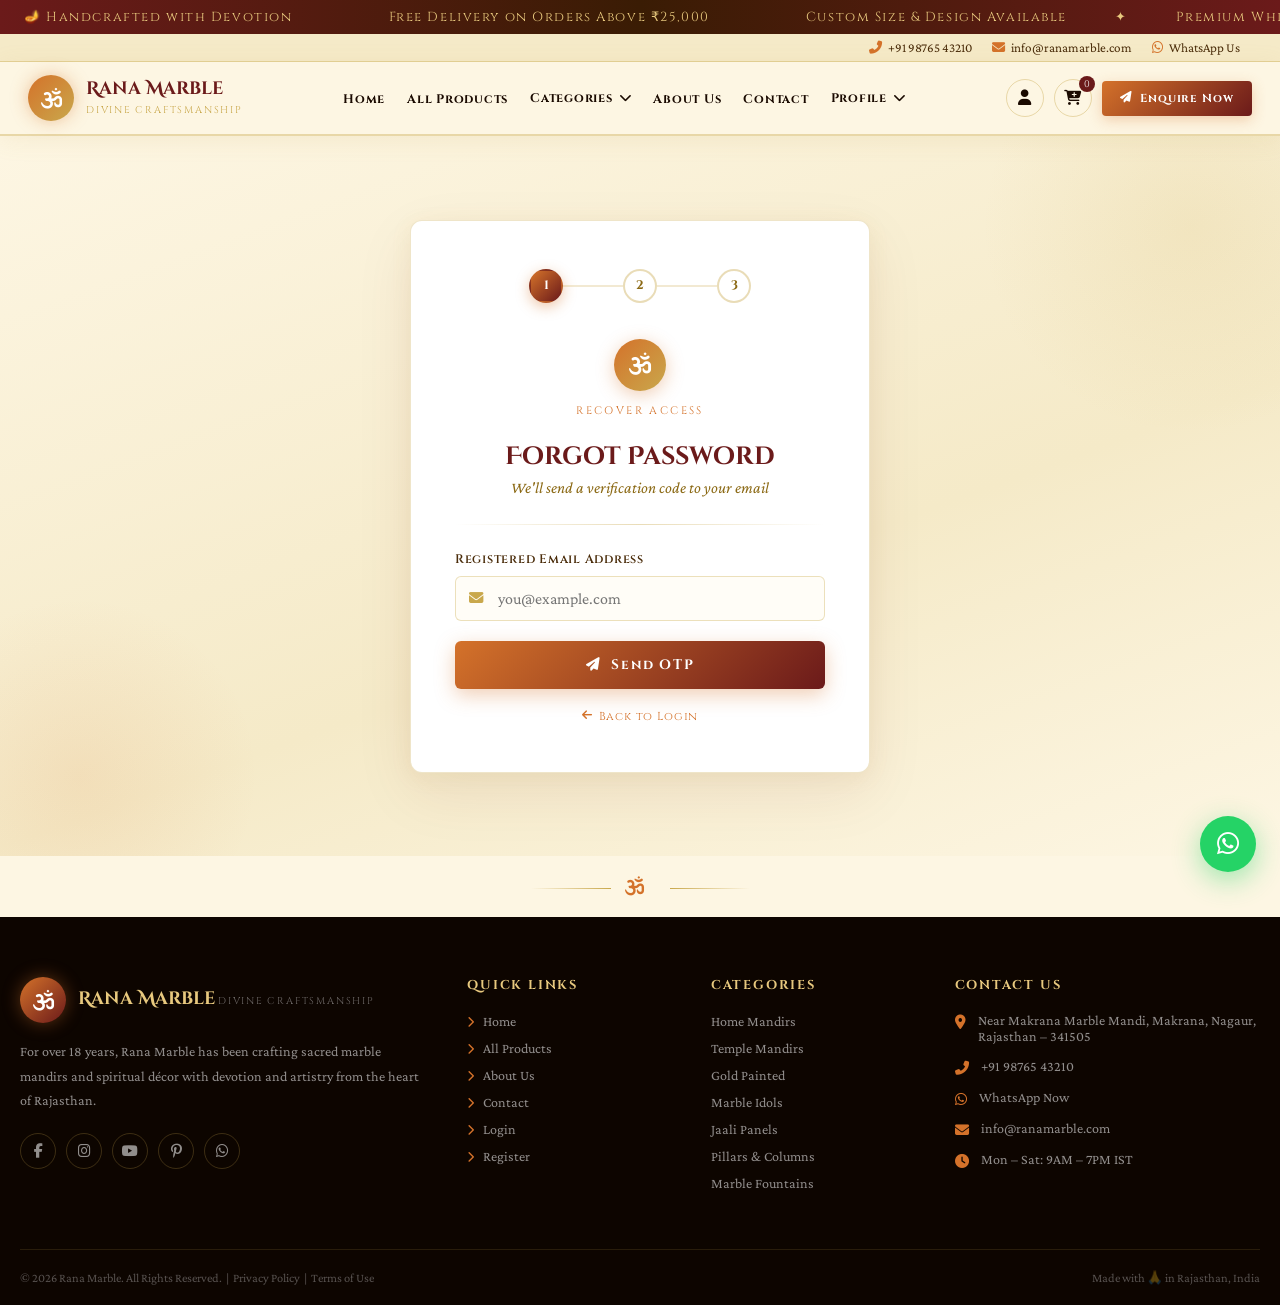
<file: forgetpassword.html>
<!DOCTYPE html>
<html lang="en">

<head>
    <meta charset="UTF-8" />
    <meta name="viewport" content="width=device-width, initial-scale=1.0" />
    <title>Forgot Password – Rana Marble | Divine Marble</title>
    <link rel="preconnect" href="https://fonts.googleapis.com" />
    <link rel="preconnect" href="https://fonts.gstatic.com" crossorigin />
    <link
        href="https://fonts.googleapis.com/css2?family=Cinzel+Decorative:wght@400;700;900&family=Cinzel:wght@400;500;600;700&family=Crimson+Pro:ital,wght@0,300;0,400;0,500;1,300;1,400&display=swap"
        rel="stylesheet" />
    <link rel="stylesheet" href="https://cdnjs.cloudflare.com/ajax/libs/font-awesome/6.5.0/css/all.min.css" />
    <link rel="stylesheet" href="./css/style.css">
    <!-- Ico favicon -->
    <link rel="icon" type="image/x-icon" href="./img/favicon.ico">
    <style>
        /* ═══════════ AUTH SECTION ═══════════ */
        .auth-section {
            min-height: calc(100vh - 180px);
            display: flex;
            align-items: center;
            justify-content: center;
            padding: 60px 20px;
            background: linear-gradient(160deg, #fdf6e3 0%, #f5eac8 60%, #fdf6e3 100%);
            position: relative;
            overflow: hidden;
        }

        .auth-section::before {
            content: "";
            position: absolute;
            top: -120px;
            right: -120px;
            width: 420px;
            height: 420px;
            border-radius: 50%;
            background: radial-gradient(circle, rgba(201, 168, 76, 0.12) 0%, transparent 70%);
            pointer-events: none;
        }

        .auth-section::after {
            content: "";
            position: absolute;
            bottom: -100px;
            left: -100px;
            width: 360px;
            height: 360px;
            border-radius: 50%;
            background: radial-gradient(circle, rgba(212, 114, 42, 0.1) 0%, transparent 70%);
            pointer-events: none;
        }

        .auth-card {
            background: #fff;
            border-radius: 12px;
            border: 1px solid rgba(201, 168, 76, 0.3);
            box-shadow:
                0 20px 60px rgba(107, 26, 26, 0.08),
                0 4px 20px rgba(201, 168, 76, 0.1);
            padding: 48px 44px;
            width: 100%;
            max-width: 460px;
            position: relative;
            z-index: 2;
        }

        /* ── Step progress bar ── */
        .step-progress {
            display: flex;
            align-items: center;
            justify-content: center;
            gap: 0;
            margin-bottom: 36px;
        }

        .step-dot {
            width: 34px;
            height: 34px;
            border-radius: 50%;
            border: 2px solid rgba(201, 168, 76, 0.4);
            background: #fff;
            display: flex;
            align-items: center;
            justify-content: center;
            font-family: "Cinzel", serif;
            font-size: 0.78rem;
            font-weight: 700;
            color: var(--text-light);
            transition: all 0.35s;
            flex-shrink: 0;
        }

        .step-dot.active {
            background: linear-gradient(135deg, var(--saffron), var(--maroon));
            border-color: transparent;
            color: #fff;
            box-shadow: 0 4px 14px rgba(212, 114, 42, 0.4);
        }

        .step-dot.done {
            background: linear-gradient(135deg, var(--gold), var(--saffron));
            border-color: transparent;
            color: #fff;
        }

        .step-line {
            flex: 1;
            height: 2px;
            background: rgba(201, 168, 76, 0.25);
            max-width: 60px;
            transition: background 0.35s;
        }

        .step-line.done {
            background: var(--gold);
        }

        /* ── Top ornament ── */
        .auth-top-ornament {
            text-align: center;
            margin-bottom: 22px;
        }

        .auth-om {
            width: 52px;
            height: 52px;
            background: linear-gradient(135deg, var(--saffron), var(--gold));
            border-radius: 50%;
            display: flex;
            align-items: center;
            justify-content: center;
            color: white;
            font-size: 1.4rem;
            margin: 0 auto 12px;
            box-shadow: 0 4px 18px rgba(212, 114, 42, 0.35);
        }

        .auth-subtitle-tag {
            font-family: "Cinzel", serif;
            font-size: 0.68rem;
            letter-spacing: 0.22em;
            color: var(--saffron);
            text-transform: uppercase;
            display: block;
        }

        .auth-title {
            font-family: "Cinzel Decorative", serif;
            font-size: 1.55rem;
            font-weight: 700;
            color: var(--maroon);
            text-align: center;
            margin-bottom: 6px;
        }

        .auth-tagline {
            font-family: "Crimson Pro", serif;
            font-style: italic;
            color: var(--text-light);
            text-align: center;
            font-size: 1rem;
            margin-bottom: 28px;
        }

        .auth-divider {
            height: 1px;
            background: linear-gradient(90deg, transparent, var(--border-gold), transparent);
            margin-bottom: 26px;
        }

        /* ── Step panels ── */
        .step-panel {
            display: none;
        }

        .step-panel.active {
            display: block;
            animation: fadeUp 0.45s ease both;
        }

        /* ── Form elements ── */
        .form-group {
            margin-bottom: 20px;
        }

        .form-group label {
            display: block;
            font-family: "Cinzel", serif;
            font-size: 0.78rem;
            font-weight: 600;
            color: var(--text-mid);
            margin-bottom: 8px;
            letter-spacing: 0.06em;
        }

        .input-wrap {
            position: relative;
        }

        .input-wrap>i {
            position: absolute;
            left: 14px;
            top: 50%;
            transform: translateY(-50%);
            color: var(--gold);
            font-size: 0.9rem;
            pointer-events: none;
        }

        /* Eye toggle button */
        .toggle-pw {
            position: absolute;
            right: 13px;
            top: 50%;
            transform: translateY(-50%);
            background: none;
            border: none;
            cursor: pointer;
            color: var(--text-light);
            font-size: 0.95rem;
            padding: 0;
            line-height: 1;
            transition: color 0.2s;
            pointer-events: all;
        }

        .toggle-pw:hover {
            color: var(--saffron);
        }

        .auth-form input[type="email"],
        .auth-form input[type="password"],
        .auth-form input[type="text"] {
            width: 100%;
            padding: 13px 14px 13px 42px;
            border: 1.5px solid rgba(201, 168, 76, 0.35);
            border-radius: 6px;
            font-family: "Crimson Pro", serif;
            font-size: 1rem;
            color: var(--text-dark);
            background: #fffdf7;
            transition: all 0.25s;
            outline: none;
        }

        .auth-form input:focus {
            border-color: var(--saffron);
            box-shadow: 0 0 0 3px rgba(212, 114, 42, 0.1);
            background: #fff;
        }

        /* ── OTP inputs ── */
        .otp-group {
            display: flex;
            gap: 14px;
            justify-content: center;
            margin: 8px 0 24px;
        }

        .otp-input {
            width: 64px;
            height: 64px;
            border: 2px solid rgba(201, 168, 76, 0.35);
            border-radius: 8px;
            font-family: "Cinzel Decorative", serif;
            font-size: 1.6rem;
            font-weight: 700;
            color: var(--maroon);
            text-align: center;
            background: #fffdf7;
            outline: none;
            transition: all 0.25s;
            caret-color: var(--saffron);
        }

        .otp-input:focus {
            border-color: var(--saffron);
            box-shadow: 0 0 0 3px rgba(212, 114, 42, 0.12);
            background: #fff;
        }

        .otp-input.filled {
            border-color: var(--gold);
            background: rgba(201, 168, 76, 0.06);
        }

        .otp-hint {
            text-align: center;
            font-family: "Crimson Pro", serif;
            font-size: 0.9rem;
            color: var(--text-light);
            margin-bottom: 4px;
        }

        .otp-resend {
            text-align: center;
            font-family: "Crimson Pro", serif;
            font-size: 0.92rem;
            color: var(--text-mid);
            margin-bottom: 24px;
        }

        .otp-resend a {
            color: var(--saffron);
            text-decoration: none;
            font-weight: 600;
            cursor: pointer;
        }

        .otp-resend a:hover {
            color: var(--maroon);
        }

        /* ── Password strength ── */
        .strength-bar {
            display: flex;
            gap: 5px;
            margin-top: 8px;
        }

        .strength-bar span {
            flex: 1;
            height: 4px;
            border-radius: 2px;
            background: rgba(201, 168, 76, 0.2);
            transition: background 0.3s;
        }

        .strength-bar.weak span:nth-child(1) {
            background: #e74c3c;
        }

        .strength-bar.medium span:nth-child(1),
        .strength-bar.medium span:nth-child(2) {
            background: #f39c12;
        }

        .strength-bar.strong span {
            background: #27ae60;
        }

        .strength-text {
            font-size: 0.75rem;
            margin-top: 5px;
            color: var(--text-light);
            font-family: "Crimson Pro", serif;
        }

        /* ── Buttons ── */
        .btn-auth {
            width: 100%;
            padding: 15px;
            background: linear-gradient(135deg, var(--saffron), var(--maroon));
            color: white;
            border: none;
            border-radius: 6px;
            font-family: "Cinzel", serif;
            font-size: 0.85rem;
            font-weight: 700;
            letter-spacing: 0.12em;
            cursor: pointer;
            transition: all 0.25s;
            box-shadow: 0 6px 20px rgba(212, 114, 42, 0.35);
            display: flex;
            align-items: center;
            justify-content: center;
            gap: 10px;
            margin-top: 4px;
        }

        .btn-auth:hover {
            transform: translateY(-2px);
            box-shadow: 0 10px 28px rgba(212, 114, 42, 0.5);
        }

        /* Success state */
        .success-icon {
            width: 72px;
            height: 72px;
            border-radius: 50%;
            background: linear-gradient(135deg, #27ae60, #2ecc71);
            display: flex;
            align-items: center;
            justify-content: center;
            color: white;
            font-size: 2rem;
            margin: 0 auto 20px;
            box-shadow: 0 6px 20px rgba(39, 174, 96, 0.35);
            animation: popIn 0.5s cubic-bezier(0.34, 1.56, 0.64, 1) both;
        }

        @keyframes popIn {
            from {
                transform: scale(0);
                opacity: 0;
            }

            to {
                transform: scale(1);
                opacity: 1;
            }
        }

        .success-msg {
            text-align: center;
            font-family: "Crimson Pro", serif;
            font-size: 1.05rem;
            color: var(--text-mid);
            line-height: 1.7;
            margin-bottom: 28px;
        }

        /* Back link */
        .auth-back {
            display: flex;
            align-items: center;
            justify-content: center;
            gap: 6px;
            margin-top: 20px;
            font-family: "Cinzel", serif;
            font-size: 0.72rem;
            letter-spacing: 0.07em;
            color: var(--saffron);
            text-decoration: none;
            cursor: pointer;
            transition: color 0.2s;
        }

        .auth-back:hover {
            color: var(--maroon);
        }

        /* Email display badge */
        .email-badge {
            display: inline-flex;
            align-items: center;
            gap: 8px;
            background: rgba(201, 168, 76, 0.1);
            border: 1px solid rgba(201, 168, 76, 0.3);
            border-radius: 20px;
            padding: 6px 16px;
            font-family: "Crimson Pro", serif;
            font-size: 0.95rem;
            color: var(--text-mid);
            margin: 0 auto 20px;
            text-align: center;
            display: flex;
            justify-content: center;
        }

        .email-badge i {
            color: var(--gold);
            font-size: 0.85rem;
        }

        @keyframes fadeUp {
            from {
                opacity: 0;
                transform: translateY(18px);
            }

            to {
                opacity: 1;
                transform: translateY(0);
            }
        }

        @media (max-width: 520px) {
            .auth-card {
                padding: 36px 20px;
            }

            .auth-title {
                font-size: 1.25rem;
            }

            .otp-input {
                width: 54px;
                height: 54px;
                font-size: 1.35rem;
            }

            .otp-group {
                gap: 10px;
            }
        }
    </style>
</head>

<body>

    <!-- Announcement Bar -->
    <div class="announce-bar">
        <div class="announce-track">
            <span>🪔 Handcrafted with Devotion</span><span></span>
            <span>Free Delivery on Orders Above ₹25,000</span><span></span>
            <span>Custom Size &amp; Design Available</span>
            <span>✦</span>
            <span>Premium White Makrana Marble</span>
            <span>&nbsp;&nbsp;&nbsp;&nbsp;&nbsp;&nbsp;</span>
            <span>🪔 Handcrafted with Devotion</span><span></span>
            <span>Free Delivery on Orders Above ₹25,000</span><span></span>
            <span>Custom Size &amp; Design Available</span>
            <span>✦</span>
            <span>Premium White Makrana Marble</span>
            <span>&nbsp;&nbsp;&nbsp;&nbsp;&nbsp;&nbsp;</span>
        </div>
    </div>

    <!-- Topbar -->
    <div class="topbar">
        <a href="tel:+919876543210"><i class="fas fa-phone-alt"></i> +91 98765 43210</a>
        <a href="mailto:info@ranamarble.com"><i class="fas fa-envelope"></i> info@ranamarble.com</a>
        <a href="#"><i class="fab fa-whatsapp"></i> WhatsApp Us</a>
    </div>

    <!-- Header -->
    <header>
        <div class="nav-inner">
            <a href="index.html" class="logo">
                <div class="logo-icon"><i class="fas fa-om"></i></div>
                <div class="logo-text">
                    <span class="brand">Rana Marble</span><br>
                    <span class="sub">Divine Craftsmanship</span>
                </div>
            </a>

            <nav>
                <ul class="nav-links">
                    <li><a href="index.html">Home</a></li>
                    <li><a href="products.html">All Products</a></li>
                    <li>
                        <div class="nav-dropdown">
                            <a href="#" class="dropdown-toggle">Categories <i class="fas fa-chevron-down"></i></a>
                            <ul class="dropdown-menu">
                                <li><a href="mandirs.html">Home Mandirs</a></li>
                                <li><a href="idols.html">Marble Idols</a></li>
                                <li><a href="pillars.html">Pillars &amp; Columns</a></li>
                                <li><a href="wall-panels.html">Jaali Panels</a></li>
                                <li><a href="fountains.html">Marble Fountains</a></li>
                                <li><a href="custom.html">Custom Orders</a></li>
                            </ul>
                        </div>
                    </li>
                    <li><a href="about.html">About Us</a></li>
                    <li><a href="contact.html">Contact</a></li>
                    <li>
                        <div class="nav-dropdown">
                            <a href="#" class="dropdown-toggle">Profile <i class="fas fa-chevron-down"></i></a>
                            <ul class="dropdown-menu">
                                <li><a href="profile.html">My Profile</a></li>
                                <li><a href="wishlist.html">Wishlist</a></li>
                                <li><a href="orders.html">Orders</a></li>
                                <li><a href="cart.html">Cart Items</a></li>
                            </ul>
                        </div>
                    </li>
                </ul>
            </nav>

            <div class="nav-actions">
                <a href="login.html" class="nav-icon-btn" title="User"><i class="fas fa-user"></i></a>
                <a href="cart.html" class="nav-icon-btn" title="Cart">
                    <i class="fas fa-cart-plus"></i><span class="badge">0</span>
                </a>
                <a href="contact.html" class="btn-enquire-nav"><i class="fas fa-paper-plane"></i> Enquire Now</a>
                <button class="hamburger" onclick="toggleMobileNav()" aria-label="Menu">
                    <span></span><span></span><span></span>
                </button>
            </div>
        </div>

        <!-- Mobile Nav -->
        <nav class="mobile-nav" id="mobileNav">
            <a href="index.html">Home</a>
            <a href="products.html">All Products</a>
            <div class="mobile-dropdown">
                <button class="mobile-dropdown-btn" onclick="this.parentElement.classList.toggle('active')">
                    Categories <i class="fas fa-chevron-down"></i>
                </button>
                <div class="mobile-dropdown-content">
                    <a href="mandirs.html">Home Mandirs</a>
                    <a href="idols.html">Marble Idols</a>
                    <a href="pillars.html">Pillars & Columns</a>
                    <a href="wall-panels.html">Jaali Panels</a>
                    <a href="fountains.html">Marble Fountains</a>
                    <a href="custom.html">Custom Orders</a>
                </div>
            </div>
            <a href="about.html">About Us</a>
            <a href="contact.html">Contact</a>
            <div class="mobile-dropdown">
                <button class="mobile-dropdown-btn" onclick="this.parentElement.classList.toggle('active')">
                    Profile <i class="fas fa-chevron-down"></i>
                </button>
                <div class="mobile-dropdown-content">
                    <a href="profile.html">My Profile</a>
                    <a href="wishlist.html">Wishlist</a>
                    <a href="orders.html">Orders</a>
                    <a href="cart.html">Cart Items</a>
                </div>
            </div>
        </nav>
    </header>

    <!-- ═══════════════════ FORGOT PASSWORD SECTION ═══════════════════ -->
    <section class="auth-section">
        <div class="auth-card" id="authCard">

            <!-- Step Progress -->
            <div class="step-progress">
                <div class="step-dot active" id="dot1">1</div>
                <div class="step-line" id="line1"></div>
                <div class="step-dot" id="dot2">2</div>
                <div class="step-line" id="line2"></div>
                <div class="step-dot" id="dot3">3</div>
            </div>

            <!-- Top ornament (shared) -->
            <div class="auth-top-ornament">
                <div class="auth-om"><i class="fas fa-om"></i></div>
                <span class="auth-subtitle-tag" id="stepTag">Recover Access</span>
            </div>

            <h1 class="auth-title" id="stepTitle">Forgot Password</h1>
            <p class="auth-tagline" id="stepTagline">We'll send a verification code to your email</p>

            <div class="auth-divider"></div>

            <!-- ═══ STEP 1 – Email ═══ -->
            <div class="step-panel active" id="step1">
                <form class="auth-form" onsubmit="goToStep2(event)">
                    <div class="form-group">
                        <label for="fp-email">Registered Email Address</label>
                        <div class="input-wrap">
                            <i class="fas fa-envelope"></i>
                            <input type="email" id="fp-email" name="email" placeholder="you@example.com" required />
                        </div>
                    </div>
                    <button type="submit" class="btn-auth">
                        <i class="fas fa-paper-plane"></i> Send OTP
                    </button>
                </form>
                <a class="auth-back" href="login.html">
                    <i class="fas fa-arrow-left"></i> Back to Login
                </a>
            </div>

            <!-- ═══ STEP 2 – OTP ═══ -->
            <div class="step-panel" id="step2">
                <p class="otp-hint">Enter the 4-digit code sent to</p>
                <div class="email-badge" id="emailBadge">
                    <i class="fas fa-envelope"></i>
                    <span id="emailDisplay">—</span>
                </div>

                <div class="otp-group">
                    <input class="otp-input" id="otp1" type="text" maxlength="1" inputmode="numeric" pattern="[0-9]" />
                    <input class="otp-input" id="otp2" type="text" maxlength="1" inputmode="numeric" pattern="[0-9]" />
                    <input class="otp-input" id="otp3" type="text" maxlength="1" inputmode="numeric" pattern="[0-9]" />
                    <input class="otp-input" id="otp4" type="text" maxlength="1" inputmode="numeric" pattern="[0-9]" />
                </div>

                <p class="otp-resend">Didn't receive it? <a onclick="resendOtp()">Resend OTP</a></p>

                <button class="btn-auth" onclick="goToStep3()">
                    <i class="fas fa-shield-alt"></i> Verify OTP
                </button>

                <a class="auth-back" onclick="goBackTo(1)">
                    <i class="fas fa-arrow-left"></i> Change Email
                </a>
            </div>

            <!-- ═══ STEP 3 – New Password ═══ -->
            <div class="step-panel" id="step3">
                <form class="auth-form" onsubmit="resetPassword(event)">
                    <div class="form-group">
                        <label for="new-password">New Password</label>
                        <div class="input-wrap">
                            <i class="fas fa-lock"></i>
                            <input type="password" id="new-password" name="new_password"
                                placeholder="Create a strong password" required oninput="checkStrength(this.value)"
                                style="padding-right:42px" />
                            <button type="button" class="toggle-pw" onclick="togglePassword('new-password', this)"
                                title="Show/Hide">
                                <i class="fas fa-eye"></i>
                            </button>
                        </div>
                        <div class="strength-bar" id="strengthBar">
                            <span></span><span></span><span></span>
                        </div>
                        <div class="strength-text" id="strengthText">Enter a password</div>
                    </div>

                    <div class="form-group">
                        <label for="confirm-password">Confirm New Password</label>
                        <div class="input-wrap">
                            <i class="fas fa-lock"></i>
                            <input type="password" id="confirm-password" name="confirm_password"
                                placeholder="Re-enter your password" required style="padding-right:42px" />
                            <button type="button" class="toggle-pw" onclick="togglePassword('confirm-password', this)"
                                title="Show/Hide">
                                <i class="fas fa-eye"></i>
                            </button>
                        </div>
                    </div>

                    <button type="submit" class="btn-auth">
                        <i class="fas fa-check-circle"></i> Reset Password
                    </button>
                </form>
                <a class="auth-back" onclick="goBackTo(2)">
                    <i class="fas fa-arrow-left"></i> Back
                </a>
            </div>

            <!-- ═══ STEP 4 – Success ═══ -->
            <div class="step-panel" id="step4">
                <div class="success-icon"><i class="fas fa-check"></i></div>
                <h2 class="auth-title">Password Reset!</h2>
                <p class="success-msg">
                    Your password has been updated successfully.<br>
                    You can now sign in with your new password.
                </p>
                <a href="login.html" class="btn-auth" style="text-decoration:none;">
                    <i class="fas fa-sign-in-alt"></i> Go to Login
                </a>
            </div>

        </div>
    </section>

    <div class="ornament-divider" style="margin: 0; text-align: center; color: var(--saffron);"><i class="fas fa-om"></i></div>

    <!-- Footer -->
    <footer>
        <div class="footer-grid">
            <div class="footer-brand">
                <div class="logo">
                    <div class="logo-icon" style="background:linear-gradient(135deg,var(--saffron),var(--maroon));">
                        <i class="fas fa-om"></i>
                    </div>
                    <div class="logo-text">
                        <span class="brand">Rana Marble</span>
                        <span class="sub">Divine Craftsmanship</span>
                    </div>
                </div>
                <p class="footer-about">
                    For over 18 years, Rana Marble has been crafting sacred marble mandirs and spiritual décor
                    with devotion and artistry from the heart of Rajasthan.
                </p>
                <div class="footer-social">
                    <a href="#" class="social-btn" title="Facebook"><i class="fab fa-facebook-f"></i></a>
                    <a href="#" class="social-btn" title="Instagram"><i class="fab fa-instagram"></i></a>
                    <a href="#" class="social-btn" title="YouTube"><i class="fab fa-youtube"></i></a>
                    <a href="#" class="social-btn" title="Pinterest"><i class="fab fa-pinterest-p"></i></a>
                    <a href="https://wa.me/919876543210" class="social-btn" title="WhatsApp" target="_blank"><i
                            class="fab fa-whatsapp"></i></a>
                </div>
            </div>

            <div class="footer-col">
                <h4>Quick Links</h4>
                <ul>
                    <li><a href="index.html"><i class="fas fa-chevron-right"
                                style="font-size:0.7rem;color:var(--saffron);margin-right:6px;"></i> Home</a></li>
                    <li><a href="products.html"><i class="fas fa-chevron-right"
                                style="font-size:0.7rem;color:var(--saffron);margin-right:6px;"></i> All Products</a>
                    </li>
                    <li><a href="about.html"><i class="fas fa-chevron-right"
                                style="font-size:0.7rem;color:var(--saffron);margin-right:6px;"></i> About Us</a></li>
                    <li><a href="contact.html"><i class="fas fa-chevron-right"
                                style="font-size:0.7rem;color:var(--saffron);margin-right:6px;"></i> Contact</a></li>
                    <li><a href="login.html"><i class="fas fa-chevron-right"
                                style="font-size:0.7rem;color:var(--saffron);margin-right:6px;"></i> Login</a></li>
                    <li><a href="register.html"><i class="fas fa-chevron-right"
                                style="font-size:0.7rem;color:var(--saffron);margin-right:6px;"></i> Register</a></li>
                </ul>
            </div>

            <div class="footer-col">
                <h4>Categories</h4>
                <ul>
                    <li><a href="#">Home Mandirs</a></li>
                    <li><a href="#">Temple Mandirs</a></li>
                    <li><a href="#">Gold Painted</a></li>
                    <li><a href="#">Marble Idols</a></li>
                    <li><a href="#">Jaali Panels</a></li>
                    <li><a href="#">Pillars &amp; Columns</a></li>
                    <li><a href="#">Marble Fountains</a></li>
                </ul>
            </div>

            <div class="footer-col">
                <h4>Contact Us</h4>
                <div class="footer-contact">
                    <div class="contact-item">
                        <i class="fas fa-map-marker-alt"></i>
                        <span>Near Makrana Marble Mandi, Makrana, Nagaur, Rajasthan – 341505</span>
                    </div>
                    <div class="contact-item">
                        <i class="fas fa-phone-alt"></i>
                        <a href="tel:+919876543210">+91 98765 43210</a>
                    </div>
                    <div class="contact-item">
                        <i class="fab fa-whatsapp"></i>
                        <a href="https://wa.me/919876543210" target="_blank">WhatsApp Now</a>
                    </div>
                    <div class="contact-item">
                        <i class="fas fa-envelope"></i>
                        <a href="mailto:info@ranamarble.com">info@ranamarble.com</a>
                    </div>
                    <div class="contact-item">
                        <i class="fas fa-clock"></i>
                        <span>Mon – Sat: 9AM – 7PM IST</span>
                    </div>
                </div>
            </div>
        </div>

        <div class="footer-bottom">
            <span>© 2026 Rana Marble. All Rights Reserved. &nbsp;|&nbsp;
                <a href="privacy.html">Privacy Policy</a> &nbsp;|&nbsp;
                <a href="terms.html">Terms of Use</a></span>
            <span>Made with 🙏 in Rajasthan, India</span>
        </div>
    </footer>

    <!-- Floating WhatsApp -->
    <a href="https://wa.me/919876543210?text=Namaste! I want to enquire about marble mandirs." class="float-wa"
        target="_blank" title="Chat on WhatsApp">
        <i class="fab fa-whatsapp"></i>
    </a>

    <!-- Scroll to Top -->
    <a href="#" class="scroll-top" id="scrollTop" title="Back to Top">
        <i class="fas fa-chevron-up"></i>
    </a>

    <script src="./js/main.js"></script>
    <script>
        /* ── Step data ── */
        const stepMeta = {
            1: { tag: 'Recover Access', title: 'Forgot Password', tagline: 'We\'ll send a verification code to your email' },
            2: { tag: 'Verification', title: 'Enter OTP', tagline: 'A 4-digit code has been sent to your email' },
            3: { tag: 'New Password', title: 'Reset Password', tagline: 'Choose a strong, new password' },
        };

        function showStep(n) {
            /* hide all panels */
            document.querySelectorAll('.step-panel').forEach(p => p.classList.remove('active'));
            document.getElementById('step' + n).classList.add('active');

            /* update dots */
            [1, 2, 3].forEach(i => {
                const dot = document.getElementById('dot' + i);
                dot.classList.remove('active', 'done');
                if (i < n) dot.classList.add('done'), dot.innerHTML = '<i class="fas fa-check" style="font-size:0.7rem"></i>';
                else if (i === n) dot.classList.add('active'), dot.textContent = i;
                else dot.textContent = i;
            });

            /* update lines */
            [1, 2].forEach(i => {
                const line = document.getElementById('line' + i);
                line.classList.toggle('done', i < n);
            });

            /* update header text (not for success step) */
            if (n <= 3) {
                document.getElementById('stepTag').textContent = stepMeta[n].tag;
                document.getElementById('stepTitle').textContent = stepMeta[n].title;
                document.getElementById('stepTagline').textContent = stepMeta[n].tagline;
            }

            /* Hide progress bar & ornament on success */
            document.querySelector('.step-progress').style.display = n === 4 ? 'none' : 'flex';
            document.querySelector('.auth-top-ornament').style.display = n === 4 ? 'none' : 'block';
            document.getElementById('stepTitle').style.display = n === 4 ? 'none' : 'block';
            document.getElementById('stepTagline').style.display = n === 4 ? 'none' : 'block';
            document.querySelector('.auth-divider').style.display = n === 4 ? 'none' : 'block';

            window.scrollTo({ top: 0, behavior: 'smooth' });
        }

        /* ── Step 1 → 2 ── */
        function goToStep2(e) {
            e.preventDefault();
            const email = document.getElementById('fp-email').value.trim();
            if (!email) return;
            document.getElementById('emailDisplay').textContent = email;
            showStep(2);
            setTimeout(() => document.getElementById('otp1').focus(), 400);
        }

        /* ── Step 2 → 3 ── */
        function goToStep3() {
            const digits = ['otp1', 'otp2', 'otp3', 'otp4'].map(id => document.getElementById(id).value);
            if (digits.some(d => d === '' || isNaN(d))) {
                alert('Please enter all 4 digits of the OTP.');
                return;
            }
            showStep(3);
            setTimeout(() => document.getElementById('new-password').focus(), 400);
        }

        /* ── Step 3 → Success ── */
        function resetPassword(e) {
            e.preventDefault();
            const np = document.getElementById('new-password').value;
            const cp = document.getElementById('confirm-password').value;
            if (np !== cp) {
                alert('Passwords do not match. Please try again.');
                return;
            }
            if (np.length < 6) {
                alert('Password must be at least 6 characters.');
                return;
            }
            showStep(4);
        }

        /* ── Go back ── */
        function goBackTo(n) {
            showStep(n);
        }

        /* ── Resend OTP ── */
        function resendOtp() {
            ['otp1', 'otp2', 'otp3', 'otp4'].forEach(id => {
                const el = document.getElementById(id);
                el.value = '';
                el.classList.remove('filled');
            });
            document.getElementById('otp1').focus();
            alert('A new OTP has been sent to ' + document.getElementById('emailDisplay').textContent);
        }

        /* ── OTP auto-focus & backspace ── */
        document.querySelectorAll('.otp-input').forEach((input, i, inputs) => {
            input.addEventListener('input', function () {
                this.value = this.value.replace(/\D/g, '').slice(-1);
                if (this.value) {
                    this.classList.add('filled');
                    if (i < inputs.length - 1) inputs[i + 1].focus();
                } else {
                    this.classList.remove('filled');
                }
            });
            input.addEventListener('keydown', function (e) {
                if (e.key === 'Backspace' && !this.value && i > 0) {
                    inputs[i - 1].focus();
                    inputs[i - 1].value = '';
                    inputs[i - 1].classList.remove('filled');
                }
            });
            /* Allow only digits */
            input.addEventListener('keypress', function (e) {
                if (!/[0-9]/.test(e.key)) e.preventDefault();
            });
        });

        /* ── Password show/hide toggle ── */
        function togglePassword(id, btn) {
            const input = document.getElementById(id);
            const icon = btn.querySelector('i');
            if (input.type === 'password') {
                input.type = 'text';
                icon.classList.replace('fa-eye', 'fa-eye-slash');
            } else {
                input.type = 'password';
                icon.classList.replace('fa-eye-slash', 'fa-eye');
            }
        }

        /* ── Password strength ── */
        function checkStrength(val) {
            const bar = document.getElementById('strengthBar');
            const text = document.getElementById('strengthText');
            bar.className = 'strength-bar';
            if (!val) {
                text.textContent = 'Enter a password';
                text.style.color = '';
            } else if (val.length < 6) {
                bar.classList.add('weak');
                text.textContent = 'Weak – too short';
                text.style.color = '#e74c3c';
            } else if (val.length < 10 || !/[A-Z]/.test(val) || !/[0-9]/.test(val)) {
                bar.classList.add('medium');
                text.textContent = 'Medium – add uppercase & numbers';
                text.style.color = '#f39c12';
            } else {
                bar.classList.add('strong');
                text.textContent = 'Strong password ✓';
                text.style.color = '#27ae60';
            }
        }
    </script>
</body>

</html>
</file>
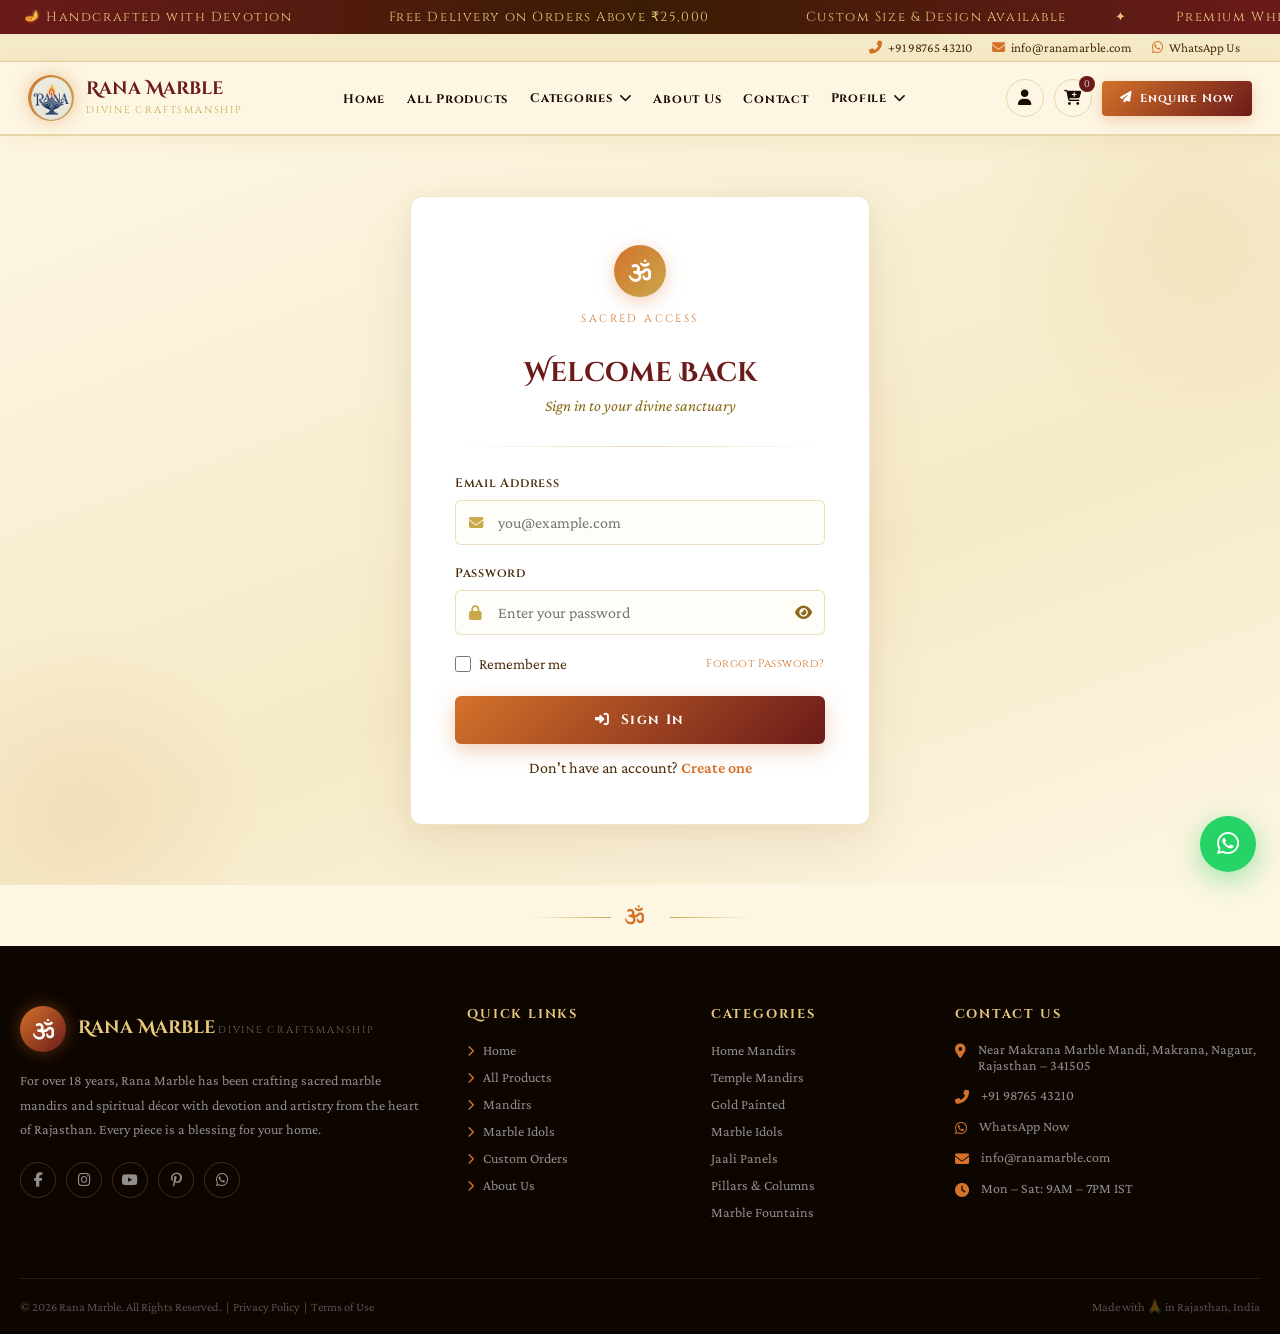
<file: login.html>
<!DOCTYPE html>
<html lang="en">

<head>
    <meta charset="UTF-8" />
    <meta name="viewport" content="width=device-width, initial-scale=1.0" />
    <title>Login – Rana Marble | Divine Marble</title>
    <link rel="preconnect" href="https://fonts.googleapis.com" />
    <link rel="preconnect" href="https://fonts.gstatic.com" crossorigin />
    <link
        href="https://fonts.googleapis.com/css2?family=Cinzel+Decorative:wght@400;700;900&family=Cinzel:wght@400;500;600;700&family=Crimson+Pro:ital,wght@0,300;0,400;0,500;1,300;1,400&display=swap"
        rel="stylesheet" />
    <link rel="stylesheet" href="https://cdnjs.cloudflare.com/ajax/libs/font-awesome/6.5.0/css/all.min.css" />
    <link rel="stylesheet" href="./css/style.css">
    <!-- Ico favicon -->
    <link rel="icon" type="image/x-icon" href="./img/favicon.ico">
    <style>
        /* ═══════════ AUTH PAGE ═══════════ */
        .auth-section {
            min-height: calc(100vh - 180px);
            display: flex;
            align-items: center;
            justify-content: center;
            padding: 60px 20px;
            background: linear-gradient(160deg, #fdf6e3 0%, #f5eac8 60%, #fdf6e3 100%);
            position: relative;
            overflow: hidden;
        }

        /* Decorative background circles */
        .auth-section::before {
            content: "";
            position: absolute;
            top: -120px;
            right: -120px;
            width: 420px;
            height: 420px;
            border-radius: 50%;
            background: radial-gradient(circle, rgba(201, 168, 76, 0.12) 0%, transparent 70%);
            pointer-events: none;
        }

        .auth-section::after {
            content: "";
            position: absolute;
            bottom: -100px;
            left: -100px;
            width: 360px;
            height: 360px;
            border-radius: 50%;
            background: radial-gradient(circle, rgba(212, 114, 42, 0.1) 0%, transparent 70%);
            pointer-events: none;
        }

        .auth-card {
            background: #fff;
            border-radius: 12px;
            border: 1px solid rgba(201, 168, 76, 0.3);
            box-shadow:
                0 20px 60px rgba(107, 26, 26, 0.08),
                0 4px 20px rgba(201, 168, 76, 0.1);
            padding: 48px 44px;
            width: 100%;
            max-width: 460px;
            position: relative;
            z-index: 2;
            animation: fadeUp 0.7s ease both;
        }

        .auth-top-ornament {
            text-align: center;
            margin-bottom: 28px;
        }

        .auth-om {
            width: 52px;
            height: 52px;
            background: linear-gradient(135deg, var(--saffron), var(--gold));
            border-radius: 50%;
            display: flex;
            align-items: center;
            justify-content: center;
            color: white;
            font-size: 1.4rem;
            margin: 0 auto 14px;
            box-shadow: 0 4px 18px rgba(212, 114, 42, 0.35);
        }

        .auth-subtitle-tag {
            font-family: "Cinzel", serif;
            font-size: 0.68rem;
            letter-spacing: 0.22em;
            color: var(--saffron);
            text-transform: uppercase;
            display: block;
        }

        .auth-title {
            font-family: "Cinzel Decorative", serif;
            font-size: 1.7rem;
            font-weight: 700;
            color: var(--maroon);
            text-align: center;
            margin-bottom: 6px;
        }

        .auth-tagline {
            font-family: "Crimson Pro", serif;
            font-style: italic;
            color: var(--text-light);
            text-align: center;
            font-size: 1rem;
            margin-bottom: 32px;
        }

        /* Gold divider line */
        .auth-divider {
            height: 1px;
            background: linear-gradient(90deg, transparent, var(--border-gold), transparent);
            margin-bottom: 28px;
        }

        .auth-form .form-group {
            margin-bottom: 20px;
        }

        .auth-form .form-group label {
            display: block;
            font-family: "Cinzel", serif;
            font-size: 0.78rem;
            font-weight: 600;
            color: var(--text-mid);
            margin-bottom: 8px;
            letter-spacing: 0.06em;
        }

        .input-wrap {
            position: relative;
        }

        .input-wrap>i {
            position: absolute;
            left: 14px;
            top: 50%;
            transform: translateY(-50%);
            color: var(--gold);
            font-size: 0.9rem;
            pointer-events: none;
        }

        .auth-form input[type="email"],
        .auth-form input[type="password"],
        .auth-form input[type="text"] {
            width: 100%;
            padding: 13px 14px 13px 42px;
            border: 1.5px solid rgba(201, 168, 76, 0.35);
            border-radius: 6px;
            font-family: "Crimson Pro", serif;
            font-size: 1rem;
            color: var(--text-dark);
            background: #fffdf7;
            transition: all 0.25s;
            outline: none;
        }

        .auth-form input:focus {
            border-color: var(--saffron);
            box-shadow: 0 0 0 3px rgba(212, 114, 42, 0.1);
            background: #fff;
        }

        .form-row-end {
            display: flex;
            justify-content: space-between;
            align-items: center;
            margin-bottom: 24px;
            flex-wrap: wrap;
            gap: 8px;
        }

        .remember-me {
            display: flex;
            align-items: center;
            gap: 8px;
            font-family: "Crimson Pro", serif;
            font-size: 0.95rem;
            color: var(--text-mid);
            cursor: pointer;
        }

        .remember-me input[type="checkbox"] {
            accent-color: var(--saffron);
            width: 16px;
            height: 16px;
            cursor: pointer;
        }

        .forgot-link {
            font-family: "Cinzel", serif;
            font-size: 0.7rem;
            color: var(--saffron);
            text-decoration: none;
            letter-spacing: 0.05em;
            transition: color 0.2s;
        }

        .forgot-link:hover {
            color: var(--maroon);
        }

        /* Eye toggle button */
        .toggle-pw {
            position: absolute;
            right: 13px;
            top: 50%;
            transform: translateY(-50%);
            background: none;
            border: none;
            cursor: pointer;
            color: var(--text-light);
            font-size: 0.95rem;
            padding: 0;
            line-height: 1;
            transition: color 0.2s;
        }

        .toggle-pw:hover {
            color: var(--saffron);
        }

        .btn-auth {
            width: 100%;
            padding: 15px;
            background: linear-gradient(135deg, var(--saffron), var(--maroon));
            color: white;
            border: none;
            border-radius: 6px;
            font-family: "Cinzel", serif;
            font-size: 0.85rem;
            font-weight: 700;
            letter-spacing: 0.12em;
            cursor: pointer;
            transition: all 0.25s;
            box-shadow: 0 6px 20px rgba(212, 114, 42, 0.35);
            display: flex;
            align-items: center;
            justify-content: center;
            gap: 10px;
        }

        .btn-auth:hover {
            transform: translateY(-2px);
            box-shadow: 0 10px 28px rgba(212, 114, 42, 0.5);
        }

        .auth-or {
            text-align: center;
            margin: 24px 0;
            position: relative;
            font-family: "Cinzel", serif;
            font-size: 0.7rem;
            letter-spacing: 0.14em;
            color: var(--text-light);
        }

        .auth-or::before,
        .auth-or::after {
            content: "";
            position: absolute;
            top: 50%;
            width: 38%;
            height: 1px;
            background: rgba(201, 168, 76, 0.3);
        }

        .auth-or::before {
            left: 0;
        }

        .auth-or::after {
            right: 0;
        }

        .social-logins {
            display: grid;
            grid-template-columns: 1fr 1fr;
            gap: 12px;
            margin-bottom: 28px;
        }

        .btn-social {
            display: flex;
            align-items: center;
            justify-content: center;
            gap: 8px;
            padding: 11px 14px;
            border: 1.5px solid rgba(201, 168, 76, 0.3);
            border-radius: 6px;
            background: #fffdf7;
            font-family: "Crimson Pro", serif;
            font-size: 0.95rem;
            color: var(--text-dark);
            cursor: pointer;
            transition: all 0.2s;
            text-decoration: none;
        }

        .btn-social:hover {
            border-color: var(--gold);
            background: rgba(201, 168, 76, 0.06);
        }

        .btn-social .fab.fa-google {
            color: #EA4335;
        }

        .btn-social .fab.fa-facebook-f {
            color: #1877F2;
        }

        .auth-switch {
            text-align: center;
            font-family: "Crimson Pro", serif;
            font-size: 1rem;
            color: var(--text-mid);
        }

        .auth-switch a {
            color: var(--saffron);
            text-decoration: none;
            font-weight: 600;
            transition: color 0.2s;
        }

        .auth-switch a:hover {
            color: var(--maroon);
        }

        @keyframes fadeUp {
            from {
                opacity: 0;
                transform: translateY(24px);
            }

            to {
                opacity: 1;
                transform: translateY(0);
            }
        }

        @media (max-width: 520px) {
            .auth-card {
                padding: 36px 24px;
            }

            .auth-title {
                font-size: 1.35rem;
            }

            .social-logins {
                grid-template-columns: 1fr;
            }
        }
    </style>
</head>

<body>

    <!-- Announcement Bar -->
    <div class="announce-bar">
        <div class="announce-track">
            <span>🪔 Handcrafted with Devotion</span>
            <span></span>
            <span>Free Delivery on Orders Above ₹25,000</span>
            <span></span>
            <span>Custom Size &amp; Design Available</span>
            <span>✦</span>
            <span>Premium White Makrana Marble</span>
            <span>&nbsp;&nbsp;&nbsp;&nbsp;&nbsp;&nbsp;</span>
            <span>🪔 Handcrafted with Devotion</span>
            <span></span>
            <span>Free Delivery on Orders Above ₹25,000</span>
            <span></span>
            <span>Custom Size &amp; Design Available</span>
            <span>✦</span>
            <span>Premium White Makrana Marble</span>
            <span>&nbsp;&nbsp;&nbsp;&nbsp;&nbsp;&nbsp;</span>
        </div>
    </div>

    <!-- Topbar -->
    <div class="topbar">
        <a href="tel:+919876543210"><i class="fas fa-phone-alt"></i> +91 98765 43210</a>
        <a href="mailto:info@ranamarble.com"><i class="fas fa-envelope"></i> info@ranamarble.com</a>
        <a href="#"><i class="fab fa-whatsapp"></i> WhatsApp Us</a>
    </div>

    <!-- Header -->
    <header>
        <div class="nav-inner">
            <a href="index.html" class="logo">
                <div class="logo-icon"><img src="./img/logo.png" alt="" width="45"></div>
                <div class="logo-text">
                    <span class="brand">Rana Marble</span>
                    <br>
                    <span class="sub">Divine Craftsmanship</span>
                </div>
            </a>

            <nav>
                <ul class="nav-links">
                    <li><a href="index.html">Home</a></li>
                    <li><a href="products.html">All Products</a></li>
                    <li>
                        <div class="nav-dropdown">
                            <a href="#" class="dropdown-toggle">Categories <i class="fas fa-chevron-down"></i></a>
                            <ul class="dropdown-menu">
                                <li><a href="mandirs.html">Home Mandirs</a></li>
                                <li><a href="idols.html">Marble Idols</a></li>
                                <li><a href="pillars.html">Pillars &amp; Columns</a></li>
                                <li><a href="wall-panels.html">Jaali Panels</a></li>
                                <li><a href="fountains.html">Marble Fountains</a></li>
                                <li><a href="custom.html">Custom Orders</a></li>
                            </ul>
                        </div>
                    </li>
                    <li><a href="about.html">About Us</a></li>
                    <li><a href="contact.html">Contact</a></li>
                    <li>
                        <div class="nav-dropdown">
                            <a href="#" class="dropdown-toggle">Profile <i class="fas fa-chevron-down"></i></a>
                            <ul class="dropdown-menu">
                                <li><a href="profile.html">My Profile</a></li>
                                <li><a href="wishlist.html">Wishlist</a></li>
                                <li><a href="orders.html">Orders</a></li>
                                <li><a href="cart.html">Cart Items</a></li>
                            </ul>
                        </div>
                    </li>
                </ul>
            </nav>

            <div class="nav-actions">
                <a href="login.html" class="nav-icon-btn" title="User"><i class="fas fa-user"></i></a>
                <a href="cart.html" class="nav-icon-btn" title="Cart"><i class="fas fa-cart-plus"></i><span
                        class="badge">0</span></a>
                <a href="contact.html" class="btn-enquire-nav"><i class="fas fa-paper-plane"></i> Enquire Now</a>
                <button class="hamburger" onclick="toggleMobileNav()" aria-label="Menu">
                    <span></span><span></span><span></span>
                </button>
            </div>
        </div>

        <!-- Mobile Nav -->
        <nav class="mobile-nav" id="mobileNav">
            <a href="index.html">Home</a>
            <a href="products.html">All Products</a>
            <div class="mobile-dropdown">
                <button class="mobile-dropdown-btn" onclick="this.parentElement.classList.toggle('active')">
                    Categories <i class="fas fa-chevron-down"></i>
                </button>
                <div class="mobile-dropdown-content">
                    <a href="mandirs.html">Home Mandirs</a>
                    <a href="idols.html">Marble Idols</a>
                    <a href="pillars.html">Pillars & Columns</a>
                    <a href="wall-panels.html">Jaali Panels</a>
                    <a href="fountains.html">Marble Fountains</a>
                    <a href="custom.html">Custom Orders</a>
                </div>
            </div>
            <a href="about.html">About Us</a>
            <a href="contact.html">Contact</a>
            <div class="mobile-dropdown">
                <button class="mobile-dropdown-btn" onclick="this.parentElement.classList.toggle('active')">
                    Profile <i class="fas fa-chevron-down"></i>
                </button>
                <div class="mobile-dropdown-content">
                    <a href="profile.html">My Profile</a>
                    <a href="wishlist.html">Wishlist</a>
                    <a href="orders.html">Orders</a>
                    <a href="cart.html">Cart Items</a>
                </div>
            </div>
        </nav>
    </header>

    <!-- ═══════════════════ LOGIN SECTION ═══════════════════ -->
    <section class="auth-section">
        <div class="auth-card">

            <!-- Top ornament -->
            <div class="auth-top-ornament">
                <div class="auth-om"><i class="fas fa-om"></i></div>
                <span class="auth-subtitle-tag">Sacred Access</span>
            </div>

            <h1 class="auth-title">Welcome Back</h1>
            <p class="auth-tagline">Sign in to your divine sanctuary</p>

            <div class="auth-divider"></div>

            <form class="auth-form" action="#" method="post">
                <!-- Email -->
                <div class="form-group">
                    <label for="email">Email Address</label>
                    <div class="input-wrap">
                        <i class="fas fa-envelope"></i>
                        <input type="email" id="email" name="email" placeholder="you@example.com" required />
                    </div>
                </div>

                <!-- Password -->
                <div class="form-group">
                    <label for="password">Password</label>
                    <div class="input-wrap">
                        <i class="fas fa-lock"></i>
                        <input type="password" id="password" name="password" placeholder="Enter your password" required
                            style="padding-right:42px" />
                        <button type="button" class="toggle-pw" onclick="togglePassword('password', this)"
                            title="Show/Hide Password">
                            <i class="fas fa-eye"></i>
                        </button>
                    </div>
                </div>

                <!-- Remember & Forgot -->
                <div class="form-row-end">
                    <label class="remember-me">
                        <input type="checkbox" name="remember"> Remember me
                    </label>
                    <a href="forgetpassword.html" class="forgot-link">Forgot Password?</a>
                </div>

                <!-- Submit -->
                <button type="submit" class="btn-auth">
                    <i class="fas fa-sign-in-alt"></i> Sign In
                </button>
            </form>

            <p class="auth-switch" style="margin-top: 15px;">
                Don't have an account? <a href="register.html">Create one</a>
            </p>
        </div>
    </section>

    <div class="ornament-divider" style="margin: 0; text-align: center; color: var(--saffron);"><i class="fas fa-om"></i></div>

    <!-- Footer -->
    <footer>
        <div class="footer-grid">
            <!-- Brand -->
            <div class="footer-brand">
                <div class="logo">
                    <div class="logo-icon" style="background:linear-gradient(135deg,var(--saffron),var(--maroon));">
                        <i class="fas fa-om"></i>
                    </div>
                    <div class="logo-text">
                        <span class="brand">Rana Marble</span>
                        <span class="sub">Divine Craftsmanship</span>
                    </div>
                </div>
                <p class="footer-about">
                    For over 18 years, Rana Marble has been crafting sacred marble mandirs and spiritual décor
                    with devotion and artistry from the heart of Rajasthan. Every piece is a blessing for your home.
                </p>
                <div class="footer-social">
                    <a href="#" class="social-btn" title="Facebook"><i class="fab fa-facebook-f"></i></a>
                    <a href="#" class="social-btn" title="Instagram"><i class="fab fa-instagram"></i></a>
                    <a href="#" class="social-btn" title="YouTube"><i class="fab fa-youtube"></i></a>
                    <a href="#" class="social-btn" title="Pinterest"><i class="fab fa-pinterest-p"></i></a>
                    <a href="https://wa.me/919876543210" class="social-btn" title="WhatsApp" target="_blank"><i
                            class="fab fa-whatsapp"></i></a>
                </div>
            </div>

            <!-- Quick Links -->
            <div class="footer-col">
                <h4>Quick Links</h4>
                <ul>
                    <li><a href="index.html"><i class="fas fa-chevron-right"
                                style="font-size:0.7rem;color:var(--saffron);margin-right:6px;"></i> Home</a></li>
                    <li><a href="products.html"><i class="fas fa-chevron-right"
                                style="font-size:0.7rem;color:var(--saffron);margin-right:6px;"></i> All Products</a>
                    </li>
                    <li><a href="mandirs.html"><i class="fas fa-chevron-right"
                                style="font-size:0.7rem;color:var(--saffron);margin-right:6px;"></i> Mandirs</a></li>
                    <li><a href="idols.html"><i class="fas fa-chevron-right"
                                style="font-size:0.7rem;color:var(--saffron);margin-right:6px;"></i> Marble Idols</a>
                    </li>
                    <li><a href="custom.html"><i class="fas fa-chevron-right"
                                style="font-size:0.7rem;color:var(--saffron);margin-right:6px;"></i> Custom Orders</a>
                    </li>
                    <li><a href="about.html"><i class="fas fa-chevron-right"
                                style="font-size:0.7rem;color:var(--saffron);margin-right:6px;"></i> About Us</a></li>
                </ul>
            </div>

            <!-- Categories -->
            <div class="footer-col">
                <h4>Categories</h4>
                <ul>
                    <li><a href="#">Home Mandirs</a></li>
                    <li><a href="#">Temple Mandirs</a></li>
                    <li><a href="#">Gold Painted</a></li>
                    <li><a href="#">Marble Idols</a></li>
                    <li><a href="#">Jaali Panels</a></li>
                    <li><a href="#">Pillars &amp; Columns</a></li>
                    <li><a href="#">Marble Fountains</a></li>
                </ul>
            </div>

            <!-- Contact -->
            <div class="footer-col">
                <h4>Contact Us</h4>
                <div class="footer-contact">
                    <div class="contact-item">
                        <i class="fas fa-map-marker-alt"></i>
                        <span>Near Makrana Marble Mandi, Makrana, Nagaur, Rajasthan – 341505</span>
                    </div>
                    <div class="contact-item">
                        <i class="fas fa-phone-alt"></i>
                        <a href="tel:+919876543210">+91 98765 43210</a>
                    </div>
                    <div class="contact-item">
                        <i class="fab fa-whatsapp"></i>
                        <a href="https://wa.me/919876543210" target="_blank">WhatsApp Now</a>
                    </div>
                    <div class="contact-item">
                        <i class="fas fa-envelope"></i>
                        <a href="mailto:info@ranamarble.com">info@ranamarble.com</a>
                    </div>
                    <div class="contact-item">
                        <i class="fas fa-clock"></i>
                        <span>Mon – Sat: 9AM – 7PM IST</span>
                    </div>
                </div>
            </div>
        </div>

        <div class="footer-bottom">
            <span>© 2026 Rana Marble. All Rights Reserved. &nbsp;|&nbsp; <a href="privacy.html">Privacy Policy</a>
                &nbsp;|&nbsp; <a href="terms.html">Terms of Use</a></span>
            <span>Made with 🙏 in Rajasthan, India</span>
        </div>
    </footer>

    <!-- Floating WhatsApp -->
    <a href="https://wa.me/919876543210?text=Namaste! I want to enquire about marble mandirs." class="float-wa"
        target="_blank" title="Chat on WhatsApp">
        <i class="fab fa-whatsapp"></i>
    </a>

    <!-- Scroll to Top -->
    <a href="#" class="scroll-top" id="scrollTop" title="Back to Top">
        <i class="fas fa-chevron-up"></i>
    </a>

    <script src="./js/main.js"></script>
    <script>
        function togglePassword(id, btn) {
            const input = document.getElementById(id);
            const icon = btn.querySelector('i');
            if (input.type === 'password') {
                input.type = 'text';
                icon.classList.replace('fa-eye', 'fa-eye-slash');
            } else {
                input.type = 'password';
                icon.classList.replace('fa-eye-slash', 'fa-eye');
            }
        }
    </script>
</body>

</html>
</file>
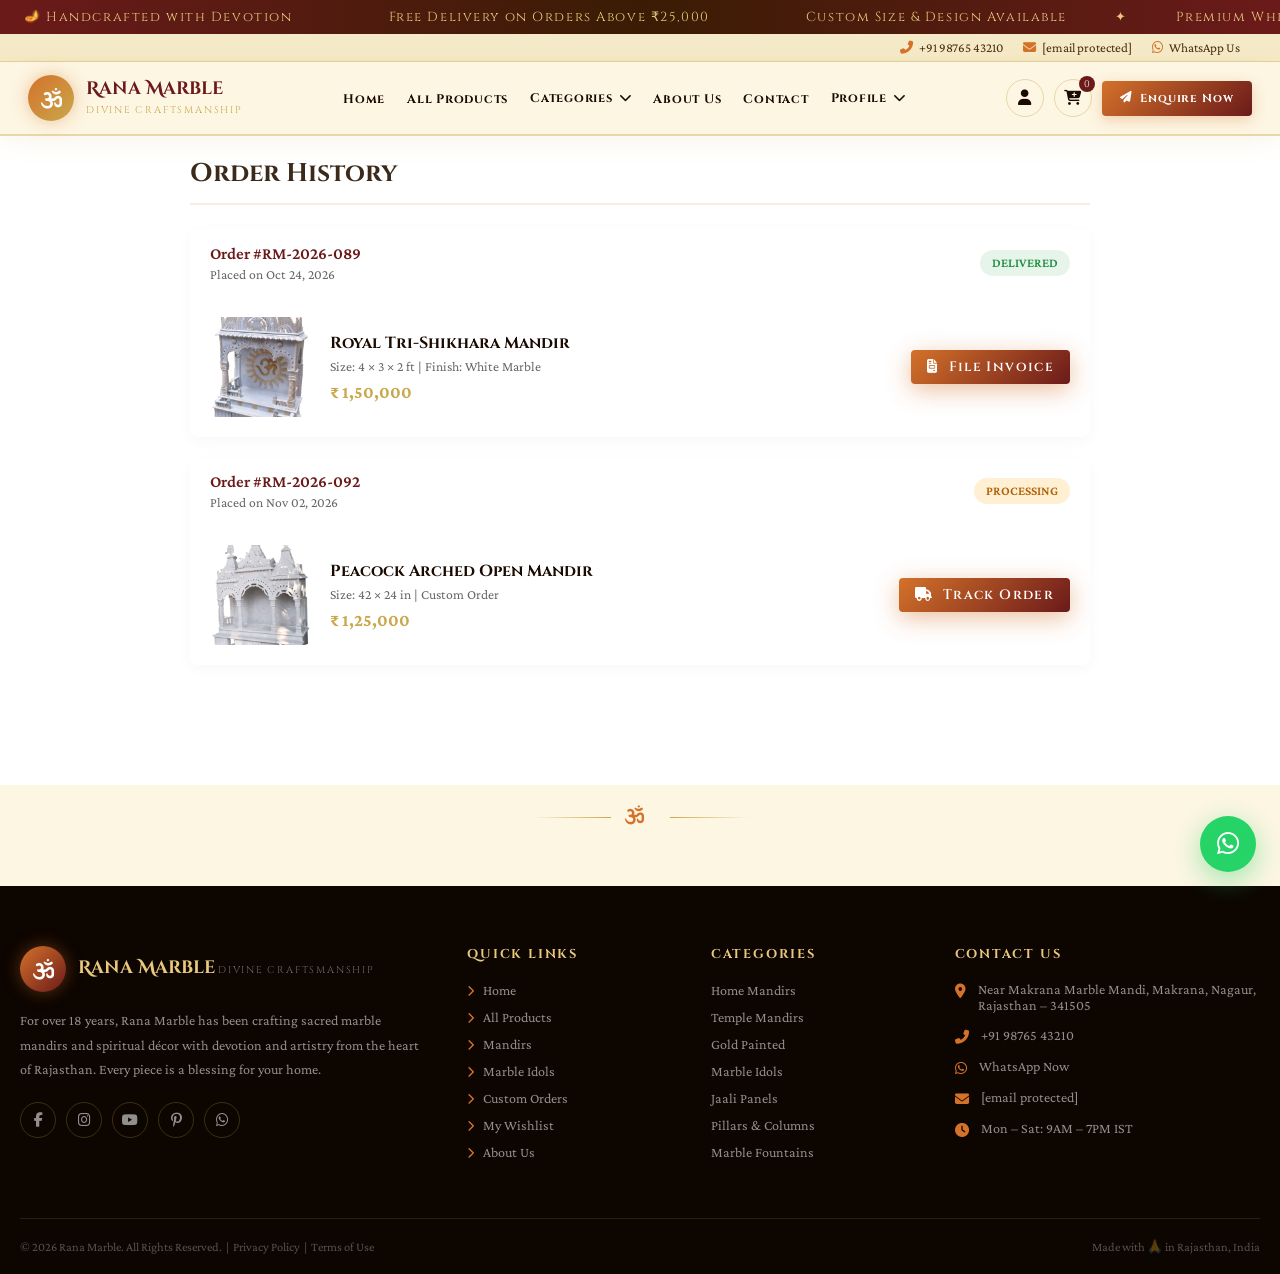
<file: orders.html>
<!DOCTYPE html>
<html lang="en">

<head>
    <meta charset="UTF-8" />
    <meta name="viewport" content="width=device-width, initial-scale=1.0" />
    <title>My Orders - Rana Marble | Divine Marble</title>
    <link rel="preconnect" href="https://fonts.googleapis.com" />
    <link rel="preconnect" href="https://fonts.gstatic.com" crossorigin />
    <link
        href="https://fonts.googleapis.com/css2?family=Cinzel+Decorative:wght@400;700;900&family=Cinzel:wght@400;500;600;700&family=Crimson+Pro:ital,wght@0,300;0,400;0,500;1,300;1,400&display=swap"
        rel="stylesheet" />
    <link rel="stylesheet" href="https://cdnjs.cloudflare.com/ajax/libs/font-awesome/6.5.0/css/all.min.css" />
    <link rel="stylesheet" href="./css/style.css">
    <link rel="stylesheet" href="./css/account.css">
    <!-- Ico favicon -->
    <link rel="icon" type="image/x-icon" href="./img/favicon.ico">

</head>

<body>
    <!-- Announcement Bar -->
    <div class="announce-bar">
        <div class="announce-track">
            <span>🪔 Handcrafted with Devotion</span>
            <span></span>
            <span>Free Delivery on Orders Above ₹25,000</span>
            <span></span>
            <span>Custom Size &amp; Design Available</span>
            <span>✦</span>
            <span>Premium White Makrana Marble</span>
            <span>&nbsp;&nbsp;&nbsp;&nbsp;&nbsp;&nbsp;</span>
            <span>🪔 Handcrafted with Devotion</span>
            <span></span>
            <span>Free Delivery on Orders Above ₹25,000</span>
            <span></span>
            <span>Custom Size &amp; Design Available</span>
            <span>✦</span>
            <span>Premium White Makrana Marble</span>
            <span>&nbsp;&nbsp;&nbsp;&nbsp;&nbsp;&nbsp;</span>
        </div>
    </div>


    <!-- Topbar -->
    <div class="topbar">
        <a href="tel:+919876543210"><i class="fas fa-phone-alt"></i> +91 98765 43210</a>
        <a href="/cdn-cgi/l/email-protection#523b3c343d1220333c333f3320303e37377c313d3f"><i class="fas fa-envelope"></i>
            <span class="__cf_email__"
                data-cfemail="41282f272e0133202f202c2033232d24246f222e2c">[email&#160;protected]</span></a>
        <a href="#"><i class="fab fa-whatsapp"></i> WhatsApp Us</a>
    </div>


    <header>
        <div class="nav-inner">
            <a href="index.html" class="logo">
                <div class="logo-icon"><i class="fas fa-om"></i></div>
                <div class="logo-text">
                    <span class="brand">Rana Marble</span>
                    <br>
                    <span class="sub">Divine Craftsmanship</span>
                </div>
            </a>

            <nav>
                <ul class="nav-links">
                    <li><a href="index.html">Home</a></li>
                    <li><a href="products.html">All Products</a></li>
                    <li>
                        <div class="nav-dropdown">
                            <a href="#" class="dropdown-toggle">Categories <i class="fas fa-chevron-down"></i></a>
                            <ul class="dropdown-menu">
                                <li><a href="mandirs.html">Home Mandirs</a></li>
                                <li><a href="idols.html">Marble Idols</a></li>
                                <li><a href="pillars.html">Pillars & Columns</a></li>
                                <li><a href="wall-panels.html">Jaali Panels</a></li>
                                <li><a href="fountains.html">Marble Fountains</a></li>
                                <li><a href="custom.html">Custom Orders</a></li>
                            </ul>
                        </div>
                    </li>
                    <li><a href="about.html">About Us</a></li>
                    <li><a href="contact.html">Contact</a></li>
                    <li>
                        <div class="nav-dropdown">
                            <a href="#" class="dropdown-toggle">Profile <i class="fas fa-chevron-down"></i></a>
                            <ul class="dropdown-menu">
                                <li><a href="profile.html">My Profile</a></li>
                                <li><a href="wishlist.html">Wishlist</a></li>
                                <li><a href="orders.html">Orders</a></li>
                                <li><a href="cart.html">Cart Items</a></li>
                            </ul>
                        </div>
                    </li>
                </ul>
            </nav>

            <div class="nav-actions">
                <!-- <a href="search.html" class="nav-icon-btn" title="Search"><i class="fas fa-search"></i></a> -->
                <a href="login.html" class="nav-icon-btn" title="User"><i class="fas fa-user"></i></a>
                <a href="cart.html" class="nav-icon-btn" title="cart"><i class="fas fa-cart-plus"></i><span
                        class="badge">0</span></a>
                <a href="contact.html" class="btn-enquire-nav"><i class="fas fa-paper-plane"></i> Enquire Now</a>
                <button class="hamburger" onclick="toggleMobileNav()" aria-label="Menu">
                    <span></span><span></span><span></span>
                </button>
            </div>
        </div>

        <!-- Mobile Nav -->
        <nav class="mobile-nav" id="mobileNav">
            <a href="index.html">Home</a>
            <a href="products.html">All Products</a>
            <div class="mobile-dropdown">
                <button class="mobile-dropdown-btn" onclick="this.parentElement.classList.toggle('active')">
                    Categories <i class="fas fa-chevron-down"></i>
                </button>
                <div class="mobile-dropdown-content">
                    <a href="mandirs.html">Home Mandirs</a>
                    <a href="idols.html">Marble Idols</a>
                    <a href="pillars.html">Pillars & Columns</a>
                    <a href="wall-panels.html">Jaali Panels</a>
                    <a href="fountains.html">Marble Fountains</a>
                    <a href="custom.html">Custom Orders</a>
                </div>
            </div>
            <a href="about.html">About Us</a>
            <a href="contact.html">Contact</a>
            <div class="mobile-dropdown">
                <button class="mobile-dropdown-btn" onclick="this.parentElement.classList.toggle('active')">
                    Profile <i class="fas fa-chevron-down"></i>
                </button>
                <div class="mobile-dropdown-content">
                    <a href="profile.html">My Profile</a>
                    <a href="wishlist.html">Wishlist</a>
                    <a href="orders.html">Orders</a>
                    <a href="cart.html">Cart Items</a>
                </div>
            </div>
        </nav>
    </header>

    <!-- CONTENT -->
    <section class="wishlist-section">
        <div class="container">
            <div class="profile-layout full-width-layout">
                <!-- Sidebar -->


                <!-- Main Content -->
                <div class="profile-content">

                    <div class="tab-pane active">
                        <h2 class="tab-title">Order History</h2>

                        <div class="order-card">
                            <div class="order-header">
                                <div class="order-info">
                                    <span class="order-id">Order #RM-2026-089</span>
                                    <span class="order-date">Placed on Oct 24, 2026</span>
                                </div>
                                <div class="order-status status-delivered">Delivered</div>
                            </div>
                            <div class="order-body">
                                <img src="./img/hero.png" alt="Royal Tri-Shikhara Mandir" class="order-img">
                                <div class="order-details">
                                    <h4 class="order-name">Royal Tri-Shikhara Mandir</h4>
                                    <p class="order-meta">Size: 4 × 3 × 2 ft | Finish: White Marble</p>
                                    <p class="order-price">₹ 1,50,000</p>
                                </div>
                                <div class="order-actions">
                                    <button class="btn-primary" style="padding: 8px 16px; font-size: 0.85rem;"><i
                                            class="fas fa-file-invoice"></i> File Invoice</button>
                                </div>
                            </div>
                        </div>

                        <div class="order-card">
                            <div class="order-header">
                                <div class="order-info">
                                    <span class="order-id">Order #RM-2026-092</span>
                                    <span class="order-date">Placed on Nov 02, 2026</span>
                                </div>
                                <div class="order-status status-processing">Processing</div>
                            </div>
                            <div class="order-body">
                                <img src="./img/hero2.png" alt="Peacock Arched Open Mandir" class="order-img">
                                <div class="order-details">
                                    <h4 class="order-name">Peacock Arched Open Mandir</h4>
                                    <p class="order-meta">Size: 42 × 24 in | Custom Order</p>
                                    <p class="order-price">₹ 1,25,000</p>
                                </div>
                                <div class="order-actions">
                                    <button class="btn-primary" style="padding: 8px 16px; font-size: 0.85rem;"><i
                                            class="fas fa-truck"></i> Track Order</button>
                                </div>
                            </div>
                        </div>

                    </div>

                </div> <!-- End profile-content -->
            </div> <!-- End profile-layout -->
        </div>
    </section>

    <div class="ornament-divider" style="margin: 0 0 40px; text-align: center; color: var(--saffron);"><i class="fas fa-om"></i></div>

    <footer>
        <div class="footer-grid">
            <!-- Brand -->
            <div class="footer-brand">
                <div class="logo">
                    <div class="logo-icon" style="background:linear-gradient(135deg,var(--saffron),var(--maroon));">
                        <i class="fas fa-om"></i>
                    </div>
                    <div class="logo-text">
                        <span class="brand">Rana Marble</span>
                        <span class="sub">Divine Craftsmanship</span>
                    </div>
                </div>
                <p class="footer-about">
                    For over 18 years, Rana Marble has been crafting sacred marble mandirs and spiritual décor
                    with devotion and artistry from the heart of Rajasthan. Every piece is a blessing for your home.
                </p>
                <div class="footer-social">
                    <a href="#" class="social-btn" title="Facebook"><i class="fab fa-facebook-f"></i></a>
                    <a href="#" class="social-btn" title="Instagram"><i class="fab fa-instagram"></i></a>
                    <a href="#" class="social-btn" title="YouTube"><i class="fab fa-youtube"></i></a>
                    <a href="#" class="social-btn" title="Pinterest"><i class="fab fa-pinterest-p"></i></a>
                    <a href="https://wa.me/919876543210" class="social-btn" title="WhatsApp" target="_blank"><i
                            class="fab fa-whatsapp"></i></a>
                </div>
            </div>

            <!-- Quick Links -->
            <div class="footer-col">
                <h4>Quick Links</h4>
                <ul>
                    <li><a href="index.html"><i class="fas fa-chevron-right"
                                style="font-size:0.7rem;color:var(--saffron);margin-right:6px;"></i> Home</a></li>
                    <li><a href="products.html"><i class="fas fa-chevron-right"
                                style="font-size:0.7rem;color:var(--saffron);margin-right:6px;"></i> All Products</a>
                    </li>
                    <li><a href="mandirs.html"><i class="fas fa-chevron-right"
                                style="font-size:0.7rem;color:var(--saffron);margin-right:6px;"></i> Mandirs</a></li>
                    <li><a href="idols.html"><i class="fas fa-chevron-right"
                                style="font-size:0.7rem;color:var(--saffron);margin-right:6px;"></i> Marble Idols</a>
                    </li>
                    <li><a href="custom.html"><i class="fas fa-chevron-right"
                                style="font-size:0.7rem;color:var(--saffron);margin-right:6px;"></i> Custom Orders</a>
                    </li>
                    <li><a href="wishlist.html"><i class="fas fa-chevron-right"
                                style="font-size:0.7rem;color:var(--saffron);margin-right:6px;"></i> My Wishlist</a>
                    </li>
                    <li><a href="about.html"><i class="fas fa-chevron-right"
                                style="font-size:0.7rem;color:var(--saffron);margin-right:6px;"></i> About Us</a></li>
                </ul>
            </div>

            <!-- Categories -->
            <div class="footer-col">
                <h4>Categories</h4>
                <ul>
                    <li><a href="#">Home Mandirs</a></li>
                    <li><a href="#">Temple Mandirs</a></li>
                    <li><a href="#">Gold Painted</a></li>
                    <li><a href="#">Marble Idols</a></li>
                    <li><a href="#">Jaali Panels</a></li>
                    <li><a href="#">Pillars & Columns</a></li>
                    <li><a href="#">Marble Fountains</a></li>
                </ul>
            </div>

            <!-- Contact -->
            <div class="footer-col">
                <h4>Contact Us</h4>
                <div class="footer-contact">
                    <div class="contact-item">
                        <i class="fas fa-map-marker-alt"></i>
                        <span>Near Makrana Marble Mandi, Makrana, Nagaur, Rajasthan – 341505</span>
                    </div>
                    <div class="contact-item">
                        <i class="fas fa-phone-alt"></i>
                        <a href="tel:+919876543210">+91 98765 43210</a>
                    </div>
                    <div class="contact-item">
                        <i class="fab fa-whatsapp"></i>
                        <a href="https://wa.me/919876543210" target="_blank">WhatsApp Now</a>
                    </div>
                    <div class="contact-item">
                        <i class="fas fa-envelope"></i>
                        <a href="/cdn-cgi/l/email-protection#a0c9cec6cfe0d2c1cec1cdc1d2c2ccc5c58ec3cfcd"><span
                                class="__cf_email__"
                                data-cfemail="422b2c242d0230232c232f2330202e27276c212d2f">[email&#160;protected]</span></a>
                    </div>
                    <div class="contact-item">
                        <i class="fas fa-clock"></i>
                        <span>Mon – Sat: 9AM – 7PM IST</span>
                    </div>
                </div>
            </div>
        </div>

        <div class="footer-bottom">
            <span>© 2026 Rana Marble. All Rights Reserved. &nbsp;|&nbsp; <a href="privacy.html">Privacy Policy</a>
                &nbsp;|&nbsp; <a href="terms.html">Terms of Use</a></span>
            <span>Made with 🙏 in Rajasthan, India</span>
        </div>
    </footer>

    <!-- Floating WhatsApp -->
    <a href="https://wa.me/919876543210?text=Namaste! I want to enquire about marble mandirs." class="float-wa"
        target="_blank" title="Chat on WhatsApp">
        <i class="fab fa-whatsapp"></i>
    </a>

    <!-- Scroll to Top -->
    <a href="#" class="scroll-top" id="scrollTop" title="Back to Top">
        <i class="fas fa-chevron-up"></i>
    </a>

    <script src="./js/main.js"></script>
</body>

</html>
</file>
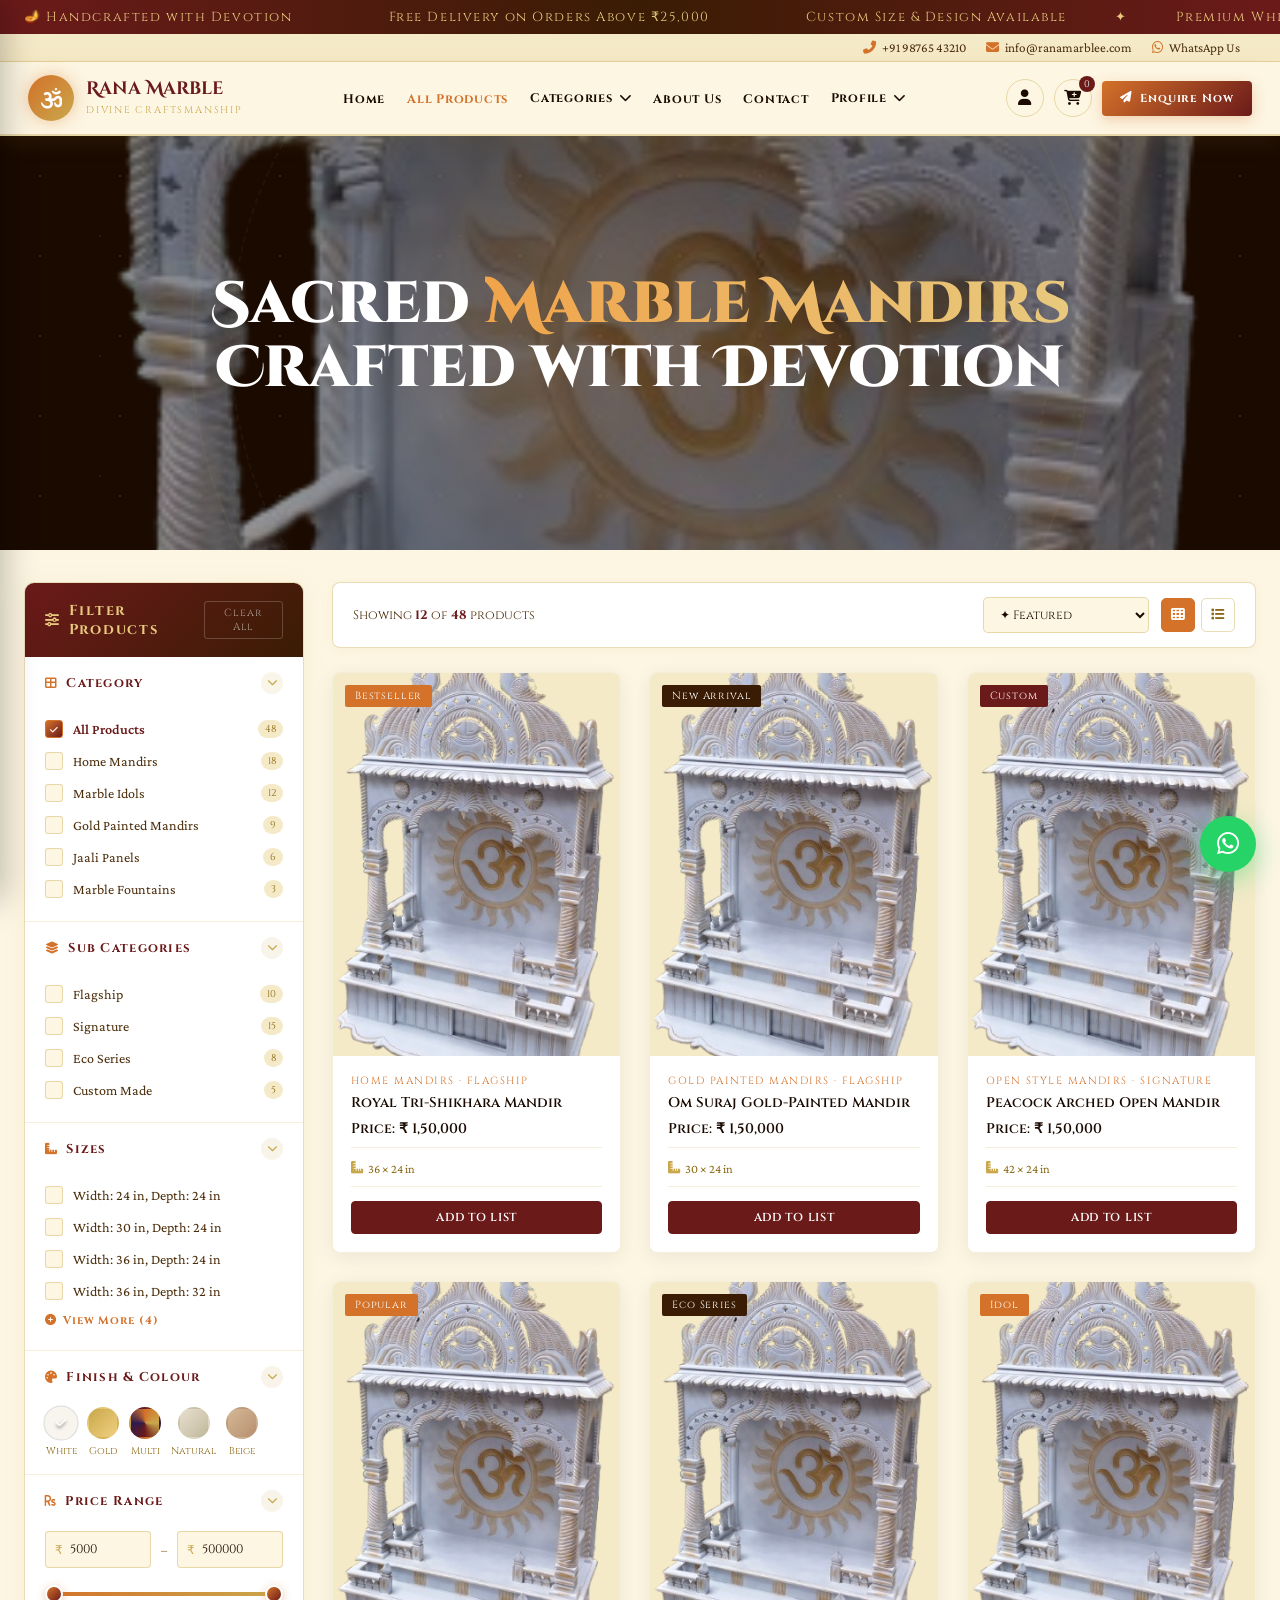
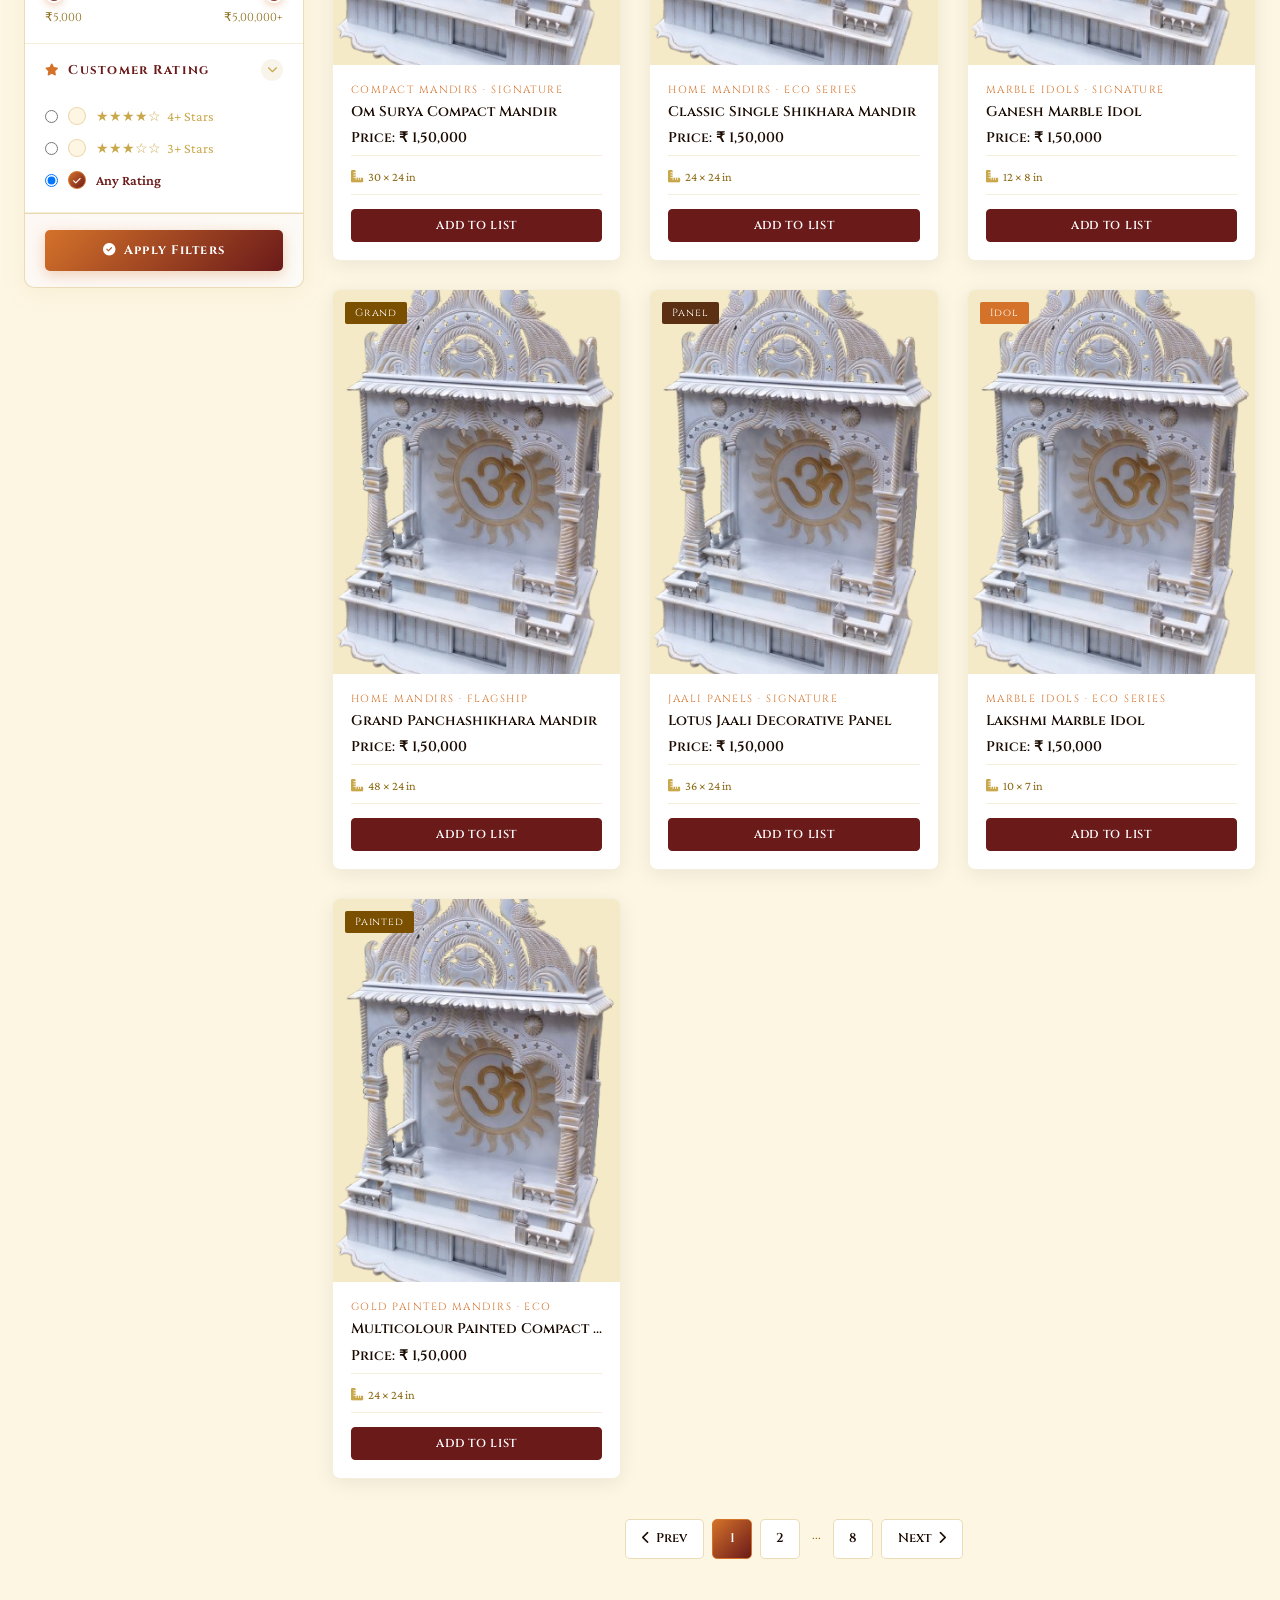
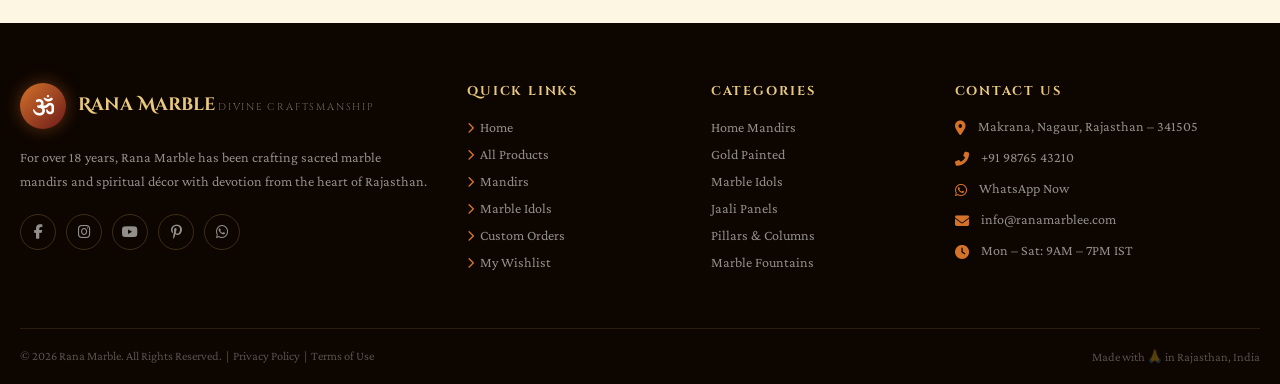
<file: products.html>
<!DOCTYPE html>
<html lang="en">

<head>
    <meta charset="UTF-8" />
    <meta name="viewport" content="width=device-width, initial-scale=1.0" />
    <title>All Products – Rana Marble | Divine Marble Mandirs & Idols</title>
    <meta name="description"
        content="Browse Rana Marble's complete collection of handcrafted white Makrana marble mandirs, idols, jaali panels and more. Filter by category, size and finish." />
    <link rel="preconnect" href="https://fonts.googleapis.com" />
    <link rel="preconnect" href="https://fonts.gstatic.com" crossorigin />
    <link
        href="https://fonts.googleapis.com/css2?family=Cinzel+Decorative:wght@400;700;900&family=Cinzel:wght@400;500;600;700&family=Crimson+Pro:ital,wght@0,300;0,400;0,500;1,300;1,400&display=swap"
        rel="stylesheet" />
    <link rel="stylesheet" href="https://cdnjs.cloudflare.com/ajax/libs/font-awesome/6.5.0/css/all.min.css" />

    <link rel="stylesheet" href="./css/product.css">
    <!-- Ico favicon -->
    <link rel="icon" type="image/x-icon" href="./img/favicon.ico">
    <style>
        .btn-add-list {
            display: inline-flex;
            align-items: center;
            justify-content: center;
            gap: 7px;
            font-family: "Cinzel", serif;
            font-size: 0.72rem;
            letter-spacing: 0.06em;
            background: var(--maroon);
            color: white;
            padding: 8px 16px;
            border-radius: 4px;
            text-decoration: none;
            transition: all 0.2s;
            border: 1px solid var(--maroon);
            cursor: pointer;
            font-weight: 600;
        }

        .btn-add-list:hover {
            color: var(--maroon);
            background-color: white;
            box-shadow: 0 4px 14px rgba(107, 26, 26, 0.2);
        }
    </style>
    <link rel="stylesheet" href="./css/style.css">
</head>

<body>

    <!-- Announcement Bar -->
    <div class="announce-bar">
        <div class="announce-track">
            <span>🪔 Handcrafted with Devotion</span>
            <span></span>
            <span>Free Delivery on Orders Above ₹25,000</span>
            <span></span>
            <span>Custom Size &amp; Design Available</span>
            <span>✦</span>
            <span>Premium White Makrana Marble</span>
            <span>&nbsp;&nbsp;&nbsp;&nbsp;&nbsp;&nbsp;</span>
            <span>🪔 Handcrafted with Devotion</span>
            <span></span>
            <span>Free Delivery on Orders Above ₹25,000</span>
            <span></span>
            <span>Custom Size &amp; Design Available</span>
            <span>✦</span>
            <span>Premium White Makrana Marble</span>
            <span>&nbsp;&nbsp;&nbsp;&nbsp;&nbsp;&nbsp;</span>
        </div>
    </div>

    <!-- Topbar -->
    <div class="topbar">
        <a href="tel:+916292237207"><i class="fas fa-phone-alt"></i> +91 98765 43210</a>
        <a href="mailto:info@ranamarblee.com"><i class="fas fa-envelope"></i> info@ranamarblee.com</a>
        <a href="#"><i class="fab fa-whatsapp"></i> WhatsApp Us</a>
    </div>

    <!-- Header -->
    <header>
        <div class="nav-inner">
            <a href="index.html" class="logo">
                <div class="logo-icon"><i class="fas fa-om"></i></div>
                <div class="logo-text">
                    <span class="brand">Rana Marble</span>
                    <br>
                    <span class="sub">Divine Craftsmanship</span>
                </div>
            </a>

            <nav>
                <ul class="nav-links">
                    <li><a href="index.html">Home</a></li>
                    <li><a href="products.html" class="active" style="color:var(--saffron);">All Products</a></li>
                    <li>
                        <div class="nav-dropdown">
                            <a href="#" class="dropdown-toggle">Categories <i class="fas fa-chevron-down"></i></a>
                            <ul class="dropdown-menu">
                                <li><a href="mandirs.html">Home Mandirs</a></li>
                                <li><a href="idols.html">Marble Idols</a></li>
                                <li><a href="pillars.html">Pillars & Columns</a></li>
                                <li><a href="wall-panels.html">Jaali Panels</a></li>
                                <li><a href="fountains.html">Marble Fountains</a></li>
                                <li><a href="custom.html">Custom Orders</a></li>
                            </ul>
                        </div>
                    </li>
                    <li><a href="about.html">About Us</a></li>
                    <li><a href="contact.html">Contact</a></li>
                    <li>
                        <div class="nav-dropdown">
                            <a href="#" class="dropdown-toggle">Profile <i class="fas fa-chevron-down"></i></a>
                            <ul class="dropdown-menu">
                                <li><a href="profile.html">My Profile</a></li>
                                <li><a href="wishlist.html">Wishlist</a></li>
                                <li><a href="orders.html">Orders</a></li>
                                <li><a href="cart.html">Cart Items</a></li>
                            </ul>
                        </div>
                    </li>
                </ul>
            </nav>

            <div class="nav-actions">
                <!-- <a href="search.html" class="nav-icon-btn" title="Search"><i class="fas fa-search"></i></a> -->
                <a href="login.html" class="nav-icon-btn" title="User"><i class="fas fa-user"></i></a>
                <a href="cart.html" class="nav-icon-btn" title="cart"><i class="fas fa-cart-plus"></i><span
                        class="badge">0</span></a>
                <a href="contact.html" class="btn-enquire-nav"><i class="fas fa-paper-plane"></i> Enquire Now</a>
                <button class="hamburger" onclick="toggleMobileNav()" aria-label="Menu">
                    <span></span><span></span><span></span>
                </button>
            </div>
        </div>

        <!-- Mobile Nav -->
        <nav class="mobile-nav" id="mobileNav">
            <a href="index.html">Home</a>
            <a href="products.html">All Products</a>
            <div class="mobile-dropdown">
                <button class="mobile-dropdown-btn" onclick="this.parentElement.classList.toggle('active')">
                    Categories <i class="fas fa-chevron-down"></i>
                </button>
                <div class="mobile-dropdown-content">
                    <a href="mandirs.html">Home Mandirs</a>
                    <a href="idols.html">Marble Idols</a>
                    <a href="pillars.html">Pillars & Columns</a>
                    <a href="wall-panels.html">Jaali Panels</a>
                    <a href="fountains.html">Marble Fountains</a>
                    <a href="custom.html">Custom Orders</a>
                </div>
            </div>
            <a href="about.html">About Us</a>
            <a href="contact.html">Contact</a>
            <div class="mobile-dropdown">
                <button class="mobile-dropdown-btn" onclick="this.parentElement.classList.toggle('active')">
                    Profile <i class="fas fa-chevron-down"></i>
                </button>
                <div class="mobile-dropdown-content">
                    <a href="profile.html">My Profile</a>
                    <a href="wishlist.html">Wishlist</a>
                    <a href="orders.html">Orders</a>
                    <a href="cart.html">Cart Items</a>
                </div>
            </div>
        </nav>
    </header>

    <!-- Page Banner Carousel -->
    <section class="hero" id="heroSection"
        style="position: relative; min-height: 46vh; overflow-y: hidden; overflow-x: hidden; display: flex; align-items: center; justify-content: center; background: #1a0a00;">
        <div id="heroCarousel" class="hero-bg-carousel"
            style="position: absolute; top: 0; left: 0; width: 100%; height: 100%; display: flex; overflow-x: auto; overflow-y: hidden; scroll-snap-type: x mandatory; scrollbar-width: none; -ms-overflow-style: none; scroll-behavior: smooth;">
            <style>
                .hero-bg-carousel::-webkit-scrollbar {
                    display: none;
                }
            </style>
            <!-- Slides -->
            <div class="hero-slide" style="flex: 0 0 100%; height: 100%; scroll-snap-align: start; position: relative;">
                <img src="./img/hero.png" alt="Slide 1"
                    style="width: 100%; height: 100%; object-fit: cover; filter: brightness(0.6);" />
            </div>
            <div class="hero-slide" style="flex: 0 0 100%; height: 100%; scroll-snap-align: start; position: relative;">
                <img src="./img/hero.png" alt="Slide 2"
                    style="width: 100%; height: 100%; object-fit: cover; filter: brightness(0.6);" />
            </div>
            <div class="hero-slide" style="flex: 0 0 100%; height: 100%; scroll-snap-align: start; position: relative;">
                <img src="./img/hero.png" alt="Slide 3"
                    style="width: 100%; height: 100%; object-fit: cover; filter: brightness(0.6);" />
            </div>
        </div>

        <div class="hero-mandala" style="pointer-events: none;"></div>
        <div class="hero-glow" style="pointer-events: none;"></div>
        <div class="hero-particles" style="pointer-events: none;"></div>

        <div class="hero-content"
            style="position: relative; z-index: 10; pointer-events: none; margin: 0 auto; text-align: center; justify-content: center; width: 100%; display: flex; flex-direction: column;">
            <div class="hero-text" style="pointer-events: auto; padding: 20px;">

                <h1 class="hero-title">
                    Sacred <span class="accent">Marble Mandirs</span><br />Crafted with Devotion
                </h1>
            </div>
        </div>
    </section>

    <!-- Mobile Filter Overlay -->
    <div class="filter-overlay" id="filterOverlay" onclick="closeMobileFilter()"></div>
    <div class="sidebar-mobile" id="mobileSidebar">
        <div class="sidebar-mobile-close">
            <h3><i class="fas fa-sliders-h"></i> &nbsp; Filter Products</h3>
            <button onclick="closeMobileFilter()"><i class="fas fa-times"></i></button>
        </div>
        <div id="mobileSidebarContent"></div>
        <div class="sidebar-apply">
            <button class="btn-apply-filter" onclick="applyFilters(); closeMobileFilter();">
                <i class="fas fa-check-circle"></i> Apply Filters
            </button>
        </div>
    </div>

    <!-- ═══ SHOP WRAPPER ═══ -->
    <div class="shop-wrapper">

        <!-- ─── SIDEBAR ─── -->
        <aside class="sidebar" id="desktopSidebar">

            <div class="sidebar-header">
                <h3><i class="fas fa-sliders-h"></i> Filter Products</h3>
                <button class="btn-clear-all" onclick="clearAllFilters()">Clear All</button>
            </div>

            <!-- Category -->
            <div class="filter-group" id="fg-category">
                <div class="filter-group-header" onclick="toggleGroup('fg-category')">
                    <h4><i class="fas fa-th-large"></i> Category</h4>
                    <div class="filter-toggle"><i class="fas fa-chevron-down"></i></div>
                </div>
                <div class="filter-body">
                    <label class="filter-item"><input type="checkbox" name="cat" value="all" checked
                            onchange="applyFilters()">
                        <div class="custom-check"></div><span class="filter-label">All Products</span><span
                            class="filter-count">48</span>
                    </label>
                    <label class="filter-item"><input type="checkbox" name="cat" value="mandir"
                            onchange="applyFilters()">
                        <div class="custom-check"></div><span class="filter-label">Home Mandirs</span><span
                            class="filter-count">18</span>
                    </label>
                    <label class="filter-item"><input type="checkbox" name="cat" value="idol" onchange="applyFilters()">
                        <div class="custom-check"></div><span class="filter-label">Marble Idols</span><span
                            class="filter-count">12</span>
                    </label>
                    <label class="filter-item"><input type="checkbox" name="cat" value="painted"
                            onchange="applyFilters()">
                        <div class="custom-check"></div><span class="filter-label">Gold Painted Mandirs</span><span
                            class="filter-count">9</span>
                    </label>
                    <label class="filter-item"><input type="checkbox" name="cat" value="jaali"
                            onchange="applyFilters()">
                        <div class="custom-check"></div><span class="filter-label">Jaali Panels</span><span
                            class="filter-count">6</span>
                    </label>
                    <label class="filter-item"><input type="checkbox" name="cat" value="fountain"
                            onchange="applyFilters()">
                        <div class="custom-check"></div><span class="filter-label">Marble Fountains</span><span
                            class="filter-count">3</span>
                    </label>
                </div>
            </div>

            <!-- Sub Category -->
            <div class="filter-group" id="fg-sub">
                <div class="filter-group-header" onclick="toggleGroup('fg-sub')">
                    <h4><i class="fas fa-layer-group"></i> Sub Categories</h4>
                    <div class="filter-toggle"><i class="fas fa-chevron-down"></i></div>
                </div>
                <div class="filter-body">
                    <label class="filter-item"><input type="checkbox" name="sub" value="flagship"
                            onchange="applyFilters()">
                        <div class="custom-check"></div><span class="filter-label">Flagship</span><span
                            class="filter-count">10</span>
                    </label>
                    <label class="filter-item"><input type="checkbox" name="sub" value="signature"
                            onchange="applyFilters()">
                        <div class="custom-check"></div><span class="filter-label">Signature</span><span
                            class="filter-count">15</span>
                    </label>
                    <label class="filter-item"><input type="checkbox" name="sub" value="eco" onchange="applyFilters()">
                        <div class="custom-check"></div><span class="filter-label">Eco Series</span><span
                            class="filter-count">8</span>
                    </label>
                    <label class="filter-item"><input type="checkbox" name="sub" value="custom"
                            onchange="applyFilters()">
                        <div class="custom-check"></div><span class="filter-label">Custom Made</span><span
                            class="filter-count">5</span>
                    </label>
                </div>
            </div>

            <!-- Sizes -->
            <div class="filter-group" id="fg-size">
                <div class="filter-group-header" onclick="toggleGroup('fg-size')">
                    <h4><i class="fas fa-ruler-combined"></i> Sizes</h4>
                    <div class="filter-toggle"><i class="fas fa-chevron-down"></i></div>
                </div>
                <div class="filter-body">
                    <label class="filter-item"><input type="checkbox" name="size" value="24x24"
                            onchange="applyFilters()">
                        <div class="custom-check"></div><span class="filter-label">Width: 24 in, Depth: 24 in</span>
                    </label>
                    <label class="filter-item"><input type="checkbox" name="size" value="30x24"
                            onchange="applyFilters()">
                        <div class="custom-check"></div><span class="filter-label">Width: 30 in, Depth: 24 in</span>
                    </label>
                    <label class="filter-item"><input type="checkbox" name="size" value="36x24"
                            onchange="applyFilters()">
                        <div class="custom-check"></div><span class="filter-label">Width: 36 in, Depth: 24 in</span>
                    </label>
                    <label class="filter-item"><input type="checkbox" name="size" value="36x32"
                            onchange="applyFilters()">
                        <div class="custom-check"></div><span class="filter-label">Width: 36 in, Depth: 32 in</span>
                    </label>
                    <div id="moresSizes" style="display:none;">
                        <label class="filter-item"><input type="checkbox" name="size" value="42x24"
                                onchange="applyFilters()">
                            <div class="custom-check"></div><span class="filter-label">Width: 42 in, Depth: 24 in</span>
                        </label>
                        <label class="filter-item"><input type="checkbox" name="size" value="48x24"
                                onchange="applyFilters()">
                            <div class="custom-check"></div><span class="filter-label">Width: 48 in, Depth: 24 in</span>
                        </label>
                        <label class="filter-item"><input type="checkbox" name="size" value="54x24"
                                onchange="applyFilters()">
                            <div class="custom-check"></div><span class="filter-label">Width: 54 in, Depth: 24 in</span>
                        </label>
                        <label class="filter-item"><input type="checkbox" name="size" value="60x24"
                                onchange="applyFilters()">
                            <div class="custom-check"></div><span class="filter-label">Width: 60 in, Depth: 24 in</span>
                        </label>
                    </div>
                    <button class="view-more-btn" id="sizeMoreBtn" onclick="toggleMoreSizes()">
                        <i class="fas fa-plus-circle"></i> View More (4)
                    </button>
                </div>
            </div>

            <!-- Finish / Color -->
            <div class="filter-group" id="fg-finish">
                <div class="filter-group-header" onclick="toggleGroup('fg-finish')">
                    <h4><i class="fas fa-palette"></i> Finish & Colour</h4>
                    <div class="filter-toggle"><i class="fas fa-chevron-down"></i></div>
                </div>
                <div class="swatch-grid">
                    <div class="swatch-item active" onclick="toggleSwatch(this)" title="Pure White">
                        <div class="swatch" style="background:#F8F5EE; border:1.5px solid #ddd;"></div>
                        <span class="swatch-label">White</span>
                    </div>
                    <div class="swatch-item" onclick="toggleSwatch(this)" title="Gold Painted">
                        <div class="swatch" style="background:linear-gradient(135deg,#C9A84C,#F0D080);"></div>
                        <span class="swatch-label">Gold</span>
                    </div>
                    <div class="swatch-item" onclick="toggleSwatch(this)" title="Multicolour">
                        <div class="swatch" style="background:conic-gradient(#D4722A,#C9A84C,#6B1A1A,#2D1B4E,#D4722A);">
                        </div>
                        <span class="swatch-label">Multi</span>
                    </div>
                    <div class="swatch-item" onclick="toggleSwatch(this)" title="Natural Polish">
                        <div class="swatch" style="background:linear-gradient(135deg,#E8E0D0,#C0B89A);"></div>
                        <span class="swatch-label">Natural</span>
                    </div>
                    <div class="swatch-item" onclick="toggleSwatch(this)" title="Sandstone Beige">
                        <div class="swatch" style="background:linear-gradient(135deg,#D4B896,#B89070);"></div>
                        <span class="swatch-label">Beige</span>
                    </div>
                </div>
            </div>

            <!-- Price Range -->
            <div class="filter-group" id="fg-price">
                <div class="filter-group-header" onclick="toggleGroup('fg-price')">
                    <h4><i class="fas fa-rupee-sign"></i> Price Range</h4>
                    <div class="filter-toggle"><i class="fas fa-chevron-down"></i></div>
                </div>
                <div class="price-range-wrap">
                    <div class="price-inputs">
                        <div class="price-input-group">
                            <span>₹</span>
                            <input type="number" id="priceMin" value="5000" min="5000" max="500000" placeholder="Min"
                                onchange="updateRange()" />
                        </div>
                        <span class="price-dash">–</span>
                        <div class="price-input-group">
                            <span>₹</span>
                            <input type="number" id="priceMax" value="500000" min="5000" max="500000" placeholder="Max"
                                onchange="updateRange()" />
                        </div>
                    </div>
                    <div class="range-slider-wrap">
                        <div class="range-track"></div>
                        <div class="range-fill" id="rangeFill"></div>
                        <input type="range" class="dual-range" id="rangeMin" min="5000" max="500000" value="5000"
                            step="1000" oninput="syncRange('min')" />
                        <input type="range" class="dual-range" id="rangeMax" min="5000" max="500000" value="500000"
                            step="1000" oninput="syncRange('max')" />
                    </div>
                    <div class="range-labels"><span>₹5,000</span><span>₹5,00,000+</span></div>
                </div>
            </div>

            <!-- Rating -->
            <div class="filter-group" id="fg-rating">
                <div class="filter-group-header" onclick="toggleGroup('fg-rating')">
                    <h4><i class="fas fa-star"></i> Customer Rating</h4>
                    <div class="filter-toggle"><i class="fas fa-chevron-down"></i></div>
                </div>
                <div class="filter-body">
                    <label class="filter-item"><input type="radio" name="rating" value="4" onchange="applyFilters()">
                        <div class="custom-check" style="border-radius:50%;"></div><span class="filter-label"
                            style="color:#C9A84C;">★★★★☆ &nbsp;4+ Stars</span>
                    </label>
                    <label class="filter-item"><input type="radio" name="rating" value="3" onchange="applyFilters()">
                        <div class="custom-check" style="border-radius:50%;"></div><span class="filter-label"
                            style="color:#C9A84C;">★★★☆☆ &nbsp;3+ Stars</span>
                    </label>
                    <label class="filter-item"><input type="radio" name="rating" value="any" checked
                            onchange="applyFilters()">
                        <div class="custom-check" style="border-radius:50%;"></div><span class="filter-label">Any
                            Rating</span>
                    </label>
                </div>
            </div>

            <div class="sidebar-apply">
                <button class="btn-apply-filter" onclick="applyFilters()">
                    <i class="fas fa-check-circle"></i> Apply Filters
                </button>
            </div>
        </aside>

        <!-- ─── PRODUCTS AREA ─── -->
        <section class="products-area">

            <!-- Toolbar -->
            <div class="toolbar">
                <div class="toolbar-left">
                    <!-- Mobile filter button -->
                    <button class="btn-mobile-filter" onclick="openMobileFilter()">
                        <i class="fas fa-sliders-h"></i> Filters <span id="filterBadgeMob"
                            style="background:rgba(255,255,255,0.25);padding:1px 7px;border-radius:10px;font-size:0.65rem;"></span>
                    </button>
                    <div class="result-count">Showing <strong id="showingCount">12</strong> of <strong>48</strong>
                        products</div>
                    <div class="active-filters" id="activeTags"></div>
                </div>
                <div class="toolbar-right">
                    <select class="sort-select" onchange="sortProducts(this.value)">
                        <option value="featured">✦ Featured</option>
                        <option value="newest">Newest First</option>
                        <option value="price-asc">Price: Low to High</option>
                        <option value="price-desc">Price: High to Low</option>
                        <option value="rating">Top Rated</option>
                        <option value="name-asc">Name: A–Z</option>
                    </select>
                    <div class="view-toggle">
                        <button class="view-btn active" id="gridViewBtn" onclick="setView('grid')" title="Grid View"><i
                                class="fas fa-th"></i></button>
                        <button class="view-btn" id="listViewBtn" onclick="setView('list')" title="List View"><i
                                class="fas fa-list"></i></button>
                    </div>
                </div>
            </div>

            <!-- Product Grid -->
            <div class="product-grid" id="productGrid">

                <!-- Card 1 -->
                <div class="product-card" data-cat="mandir" data-sub="flagship" data-size="36x24" data-finish="white"
                    data-price="85000">
                    <div class="product-img-wrap">
                        <img src="./img/hero.png" alt="Royal Tri-Shikhara Mandir" loading="lazy" />
                        <div class="product-badge">Bestseller</div>
                        <div class="product-actions">
                            <button class="action-btn" onclick="toggleWishlist(this)" title="Wishlist"><i
                                    class="fas fa-heart"></i></button>
                            <a href="product-detail.html" class="action-btn" title="View Details"><i
                                    class="fas fa-eye"></i></a>
                            <a href="https://wa.me/916292237207?text=I am interested in Royal Tri-Shikhara Mandir"
                                class="action-btn" target="_blank" title="WhatsApp"><i class="fab fa-whatsapp"></i></a>
                        </div>
                    </div>
                    <div class="product-info">
                        <div class="product-cat">Home Mandirs · Flagship</div>
                        <h3 class="product-name">Royal Tri-Shikhara Mandir</h3>
                        <h3 class="product-name">Price: ₹ 1,50,000</h3>
                        <div class="product-meta">
                            <div class="product-size"><i class="fas fa-ruler-combined"></i> 36 × 24 in</div>

                            <!-- <a href="https://wa.me/916292237207?text=Enquiry: Royal Tri-Shikhara Mandir"
                                class="btn-enquire" target="_blank"><i class="fab fa-whatsapp"></i> Enquire</a> -->
                        </div>
                        <div class="product-meta" style="margin-top: 10px;">
                            <a href="product-detail.html" class="btn-add-list" style="width: 100%;">ADD TO LIST</a>
                        </div>
                    </div>
                </div>

                <!-- Card 2 -->
                <div class="product-card" data-cat="painted" data-sub="flagship" data-size="30x24" data-finish="gold"
                    data-price="72000">
                    <div class="product-img-wrap">
                        <img src="./img/hero.png" alt="Om Suraj Gold Mandir" loading="lazy" />
                        <div class="product-badge new">New Arrival</div>
                        <div class="product-actions">
                            <button class="action-btn" onclick="toggleWishlist(this)" title="Wishlist"><i
                                    class="fas fa-heart"></i></button>
                            <a href="product-detail.html" class="action-btn" title="View Details"><i
                                    class="fas fa-eye"></i></a>
                            <a href="https://wa.me/916292237207?text=I am interested in Om Suraj Gold Mandir"
                                class="action-btn" target="_blank"><i class="fab fa-whatsapp"></i></a>
                        </div>
                    </div>
                    <div class="product-info">
                        <div class="product-cat">Gold Painted Mandirs · Flagship</div>
                        <h3 class="product-name">Om Suraj Gold-Painted Mandir</h3>
                        <h3 class="product-name">Price: ₹ 1,50,000</h3>
                        <div class="product-meta">
                            <div class="product-size"><i class="fas fa-ruler-combined"></i> 30 × 24 in</div>
                            <!-- <a href="https://wa.me/916292237207?text=Enquiry: Om Suraj Gold Mandir" class="btn-enquire"
                                target="_blank"><i class="fab fa-whatsapp"></i> Enquire</a> -->
                        </div>
                        <div class="product-meta" style="margin-top: 10px;">
                            <a href="product-detail.html" class="btn-add-list" style="width: 100%;">ADD TO LIST</a>
                        </div>
                    </div>
                </div>

                <!-- Card 3 -->
                <div class="product-card" data-cat="mandir" data-sub="signature" data-size="42x24" data-finish="white"
                    data-price="110000">
                    <div class="product-img-wrap">
                        <img src="./img/hero.png" alt="Peacock Arched Open Mandir" loading="lazy" />
                        <div class="product-badge custom">Custom</div>
                        <div class="product-actions">
                            <button class="action-btn" onclick="toggleWishlist(this)" title="Wishlist"><i
                                    class="fas fa-heart"></i></button>
                            <a href="product-detail.html" class="action-btn" title="View Details"><i
                                    class="fas fa-eye"></i></a>
                        </div>
                    </div>
                    <div class="product-info">
                        <div class="product-cat">Open Style Mandirs · Signature</div>
                        <h3 class="product-name">Peacock Arched Open Mandir</h3>
                        <h3 class="product-name">Price: ₹ 1,50,000</h3>
                        <div class="product-meta">
                            <div class="product-size"><i class="fas fa-ruler-combined"></i> 42 × 24 in</div>
                            <!-- <a href="https://wa.me/916292237207?text=Enquiry: Peacock Arched Mandir" class="btn-enquire"
                                target="_blank"><i class="fab fa-whatsapp"></i> Enquire</a> -->
                        </div>
                        <div class="product-meta" style="margin-top: 10px;">
                            <a href="product-detail.html" class="btn-add-list" style="width: 100%;">ADD TO LIST</a>
                        </div>
                    </div>
                </div>

                <!-- Card 4 -->
                <div class="product-card" data-cat="painted" data-sub="signature" data-size="30x24" data-finish="gold"
                    data-price="65000">
                    <div class="product-img-wrap">
                        <img src="./img/hero.png" alt="Om Surya Compact Mandir" loading="lazy" />
                        <div class="product-badge">Popular</div>
                        <div class="product-actions">
                            <button class="action-btn" onclick="toggleWishlist(this)" title="Wishlist"><i
                                    class="fas fa-heart"></i></button>
                            <a href="product-detail.html" class="action-btn" title="View Details"><i
                                    class="fas fa-eye"></i></a>
                            <a href="https://wa.me/916292237207?text=I am interested in Om Surya Compact Mandir"
                                class="action-btn" target="_blank"><i class="fab fa-whatsapp"></i></a>
                        </div>
                    </div>
                    <div class="product-info">
                        <div class="product-cat">Compact Mandirs · Signature</div>
                        <h3 class="product-name">Om Surya Compact Mandir</h3>
                        <h3 class="product-name">Price: ₹ 1,50,000</h3>
                        <div class="product-meta">
                            <div class="product-size"><i class="fas fa-ruler-combined"></i> 30 × 24 in</div>
                            <!-- <a href="https://wa.me/916292237207?text=Enquiry: Om Surya Compact Mandir"
                                class="btn-enquire" target="_blank"><i class="fab fa-whatsapp"></i> Enquire</a> -->
                        </div>
                        <div class="product-meta" style="margin-top: 10px;">
                            <a href="product-detail.html" class="btn-add-list" style="width: 100%;">ADD TO LIST</a>
                        </div>
                    </div>
                </div>

                <!-- Card 5 -->
                <div class="product-card" data-cat="mandir" data-sub="eco" data-size="24x24" data-finish="white"
                    data-price="35000">
                    <div class="product-img-wrap">
                        <img src="./img/hero.png" alt="Classic Single Shikhara Mandir" loading="lazy" />
                        <div class="product-badge" style="background:var(--deep-purple);">Eco Series</div>
                        <div class="product-actions">
                            <button class="action-btn" onclick="toggleWishlist(this)" title="Wishlist"><i
                                    class="fas fa-heart"></i></button>
                            <a href="product-detail.html" class="action-btn" title="View Details"><i
                                    class="fas fa-eye"></i></a>
                            <a href="https://wa.me/916292237207?text=I am interested in Classic Single Shikhara Mandir"
                                class="action-btn" target="_blank"><i class="fab fa-whatsapp"></i></a>
                        </div>
                    </div>
                    <div class="product-info">
                        <div class="product-cat">Home Mandirs · Eco Series</div>
                        <h3 class="product-name">Classic Single Shikhara Mandir</h3>
                        <h3 class="product-name">Price: ₹ 1,50,000</h3>
                        <div class="product-meta">
                            <div class="product-size"><i class="fas fa-ruler-combined"></i> 24 × 24 in</div>
                            <!-- <a href="https://wa.me/916292237207?text=Enquiry: Classic Single Shikhara Mandir"
                                class="btn-enquire" target="_blank"><i class="fab fa-whatsapp"></i> Enquire</a> -->
                        </div>
                        <div class="product-meta" style="margin-top: 10px;">
                            <a href="product-detail.html" class="btn-add-list" style="width: 100%;">ADD TO LIST</a>
                        </div>
                    </div>
                </div>

                <!-- Card 6 -->
                <div class="product-card" data-cat="idol" data-sub="signature" data-size="24x24" data-finish="white"
                    data-price="18000">
                    <div class="product-img-wrap">
                        <img src="./img/hero.png" alt="Ganesh Marble Idol" loading="lazy" />
                        <div class="product-badge">Idol</div>
                        <div class="product-actions">
                            <button class="action-btn" onclick="toggleWishlist(this)" title="Wishlist"><i
                                    class="fas fa-heart"></i></button>
                            <a href="product-detail.html" class="action-btn" title="View Details"><i
                                    class="fas fa-eye"></i></a>
                            <a href="https://wa.me/916292237207?text=I am interested in Ganesh Marble Idol"
                                class="action-btn" target="_blank"><i class="fab fa-whatsapp"></i></a>
                        </div>
                    </div>
                    <div class="product-info">
                        <div class="product-cat">Marble Idols · Signature</div>
                        <h3 class="product-name">Ganesh Marble Idol</h3>
                        <h3 class="product-name">Price: ₹ 1,50,000</h3>
                        <div class="product-meta">
                            <div class="product-size"><i class="fas fa-ruler-combined"></i> 12 × 8 in</div>
                            <!-- <a href="https://wa.me/916292237207?text=Enquiry: Ganesh Marble Idol" class="btn-enquire"
                                target="_blank"><i class="fab fa-whatsapp"></i> Enquire</a> -->
                        </div>
                        <div class="product-meta" style="margin-top: 10px;">
                            <a href="product-detail.html" class="btn-add-list" style="width: 100%;">ADD TO LIST</a>
                        </div>
                    </div>
                </div>

                <!-- Card 7 -->
                <div class="product-card" data-cat="mandir" data-sub="flagship" data-size="48x24" data-finish="white"
                    data-price="145000">
                    <div class="product-img-wrap">
                        <img src="./img/hero.png" alt="Grand Panchashikhara Temple Mandir" loading="lazy" />
                        <div class="product-badge" style="background:#7B4F00;">Grand</div>
                        <div class="product-actions">
                            <button class="action-btn" onclick="toggleWishlist(this)" title="Wishlist"><i
                                    class="fas fa-heart"></i></button>
                            <a href="product-detail.html" class="action-btn" title="View Details"><i
                                    class="fas fa-eye"></i></a>
                            <a href="https://wa.me/916292237207?text=I am interested in Grand Panchashikhara Mandir"
                                class="action-btn" target="_blank"><i class="fab fa-whatsapp"></i></a>
                        </div>
                    </div>
                    <div class="product-info">
                        <div class="product-cat">Home Mandirs · Flagship</div>
                        <h3 class="product-name">Grand Panchashikhara Mandir</h3>
                        <h3 class="product-name">Price: ₹ 1,50,000</h3>
                        <div class="product-meta">
                            <div class="product-size"><i class="fas fa-ruler-combined"></i> 48 × 24 in</div>
                            <!-- <a href="https://wa.me/916292237207?text=Enquiry: Grand Panchashikhara Mandir"
                                class="btn-enquire" target="_blank"><i class="fab fa-whatsapp"></i> Enquire</a> -->
                        </div>
                        <div class="product-meta" style="margin-top: 10px;">
                            <a href="product-detail.html" class="btn-add-list" style="width: 100%;">ADD TO LIST</a>
                        </div>
                    </div>
                </div>

                <!-- Card 8 -->
                <div class="product-card" data-cat="jaali" data-sub="signature" data-size="36x24" data-finish="white"
                    data-price="28000">
                    <div class="product-img-wrap">
                        <img src="./img/hero.png" alt="Lotus Jaali Panel" loading="lazy" />
                        <div class="product-badge" style="background:var(--indigo);">Panel</div>
                        <div class="product-actions">
                            <button class="action-btn" onclick="toggleWishlist(this)" title="Wishlist"><i
                                    class="fas fa-heart"></i></button>
                            <a href="product-detail.html" class="action-btn" title="View Details"><i
                                    class="fas fa-eye"></i></a>
                            <a href="https://wa.me/916292237207?text=I am interested in Lotus Jaali Panel"
                                class="action-btn" target="_blank"><i class="fab fa-whatsapp"></i></a>
                        </div>
                    </div>
                    <div class="product-info">
                        <div class="product-cat">Jaali Panels · Signature</div>
                        <h3 class="product-name">Lotus Jaali Decorative Panel</h3>
                        <h3 class="product-name">Price: ₹ 1,50,000</h3>
                        <div class="product-meta">
                            <div class="product-size"><i class="fas fa-ruler-combined"></i> 36 × 24 in</div>
                            <!-- <a href="https://wa.me/916292237207?text=Enquiry: Lotus Jaali Panel" class="btn-enquire"
                                target="_blank"><i class="fab fa-whatsapp"></i> Enquire</a> -->
                        </div>
                        <div class="product-meta" style="margin-top: 10px;">
                            <a href="product-detail.html" class="btn-add-list" style="width: 100%;">ADD TO LIST</a>
                        </div>
                    </div>
                </div>

                <!-- Card 9 -->
                <div class="product-card" data-cat="idol" data-sub="eco" data-size="24x24" data-finish="white"
                    data-price="12000">
                    <div class="product-img-wrap">
                        <img src="./img/hero.png" alt="Lakshmi Marble Idol" loading="lazy" />
                        <div class="product-badge">Idol</div>
                        <div class="product-actions">
                            <button class="action-btn" onclick="toggleWishlist(this)" title="Wishlist"><i
                                    class="fas fa-heart"></i></button>
                            <a href="product-detail.html" class="action-btn" title="View Details"><i
                                    class="fas fa-eye"></i></a>
                            <a href="https://wa.me/916292237207?text=I am interested in Lakshmi Marble Idol"
                                class="action-btn" target="_blank"><i class="fab fa-whatsapp"></i></a>
                        </div>
                    </div>
                    <div class="product-info">
                        <div class="product-cat">Marble Idols · Eco Series</div>
                        <h3 class="product-name">Lakshmi Marble Idol</h3>
                        <h3 class="product-name">Price: ₹ 1,50,000</h3>
                        <div class="product-meta">
                            <div class="product-size"><i class="fas fa-ruler-combined"></i> 10 × 7 in</div>
                            <!-- <a href="https://wa.me/916292237207?text=Enquiry: Lakshmi Marble Idol" class="btn-enquire"
                                target="_blank"><i class="fab fa-whatsapp"></i> Enquire</a> -->
                        </div>
                        <div class="product-meta" style="margin-top: 10px;">
                            <a href="product-detail.html" class="btn-add-list" style="width: 100%;">ADD TO LIST</a>
                        </div>
                    </div>
                </div>

                <!-- Card 10 -->
                <div class="product-card" data-cat="painted" data-sub="eco" data-size="24x24" data-finish="multi"
                    data-price="42000">
                    <div class="product-img-wrap">
                        <img src="./img/hero.png" alt="Multicolour Painted Mandir" loading="lazy" />
                        <div class="product-badge painted">Painted</div>
                        <div class="product-actions">
                            <button class="action-btn" onclick="toggleWishlist(this)" title="Wishlist"><i
                                    class="fas fa-heart"></i></button>
                            <a href="product-detail.html" class="action-btn" title="View Details"><i
                                    class="fas fa-eye"></i></a>
                            <a href="https://wa.me/916292237207?text=I am interested in Multicolour Painted Mandir"
                                class="action-btn" target="_blank"><i class="fab fa-whatsapp"></i></a>
                        </div>
                    </div>
                    <div class="product-info">
                        <div class="product-cat">Gold Painted Mandirs · Eco</div>
                        <h3 class="product-name">Multicolour Painted Compact Mandir</h3>
                        <h3 class="product-name">Price: ₹ 1,50,000</h3>
                        <div class="product-meta">
                            <div class="product-size"><i class="fas fa-ruler-combined"></i> 24 × 24 in</div>
                            <!-- <a href="https://wa.me/916292237207?text=Enquiry: Multicolour Painted Mandir"
                                class="btn-enquire" target="_blank"><i class="fab fa-whatsapp"></i> Enquire</a> -->
                        </div>
                        <div class="product-meta" style="margin-top: 10px;">
                            <a href="product-detail.html" class="btn-add-list" style="width: 100%;">ADD TO LIST</a>
                        </div>
                    </div>
                </div>

            </div><!-- /product-grid -->

            <!-- Pagination -->
            <div class="pagination">
                <a href="#" class="page-btn prev"><i class="fas fa-chevron-left"></i> Prev</a>
                <a href="#" class="page-btn active">1</a>
                <a href="#" class="page-btn">2</a>
                <span class="page-dots">···</span>
                <a href="#" class="page-btn">8</a>
                <a href="#" class="page-btn next">Next <i class="fas fa-chevron-right"></i></a>
            </div>

        </section>
    </div><!-- /shop-wrapper -->

    <!-- Floating WhatsApp -->
    <a href="https://wa.me/916292237207?text=Namaste! I want to enquire about marble mandirs." class="float-wa"
        target="_blank">
        <i class="fab fa-whatsapp"></i>
    </a>
    <a href="#" class="scroll-top" id="scrollTop"><i class="fas fa-chevron-up"></i></a>

    <!-- ─── FOOTER ─── -->
    <footer>
        <div class="footer-grid">
            <div class="footer-brand">
                <div class="logo">
                    <div class="logo-icon" style="background:linear-gradient(135deg,var(--saffron),var(--maroon));"><i
                            class="fas fa-om"></i></div>
                    <div class="logo-text">
                        <span class="brand">Rana Marble</span>
                        <span class="sub">Divine Craftsmanship</span>
                    </div>
                </div>
                <p class="footer-about">For over 18 years, Rana Marble has been crafting sacred marble mandirs and
                    spiritual décor with devotion from the heart of Rajasthan.</p>
                <div class="footer-social">
                    <a href="#" class="social-btn"><i class="fab fa-facebook-f"></i></a>
                    <a href="#" class="social-btn"><i class="fab fa-instagram"></i></a>
                    <a href="#" class="social-btn"><i class="fab fa-youtube"></i></a>
                    <a href="#" class="social-btn"><i class="fab fa-pinterest-p"></i></a>
                    <a href="https://wa.me/916292237207" class="social-btn" target="_blank"><i
                            class="fab fa-whatsapp"></i></a>
                </div>
            </div>
            <div class="footer-col">
                <h4>Quick Links</h4>
                <ul>
                    <li><a href="index.html"><i class="fas fa-chevron-right"
                                style="font-size:.7rem;color:var(--saffron);margin-right:6px;"></i>Home</a></li>
                    <li><a href="products.html"><i class="fas fa-chevron-right"
                                style="font-size:.7rem;color:var(--saffron);margin-right:6px;"></i>All Products</a></li>
                    <li><a href="mandirs.html"><i class="fas fa-chevron-right"
                                style="font-size:.7rem;color:var(--saffron);margin-right:6px;"></i>Mandirs</a></li>
                    <li><a href="idols.html"><i class="fas fa-chevron-right"
                                style="font-size:.7rem;color:var(--saffron);margin-right:6px;"></i>Marble Idols</a></li>
                    <li><a href="custom.html"><i class="fas fa-chevron-right"
                                style="font-size:.7rem;color:var(--saffron);margin-right:6px;"></i>Custom Orders</a>
                    </li>
                    <li><a href="wishlist.html"><i class="fas fa-chevron-right"
                                style="font-size:.7rem;color:var(--saffron);margin-right:6px;"></i>My Wishlist</a></li>
                </ul>
            </div>
            <div class="footer-col">
                <h4>Categories</h4>
                <ul>
                    <li><a href="#">Home Mandirs</a></li>
                    <li><a href="#">Gold Painted</a></li>
                    <li><a href="#">Marble Idols</a></li>
                    <li><a href="#">Jaali Panels</a></li>
                    <li><a href="#">Pillars & Columns</a></li>
                    <li><a href="#">Marble Fountains</a></li>
                </ul>
            </div>
            <div class="footer-col">
                <h4>Contact Us</h4>
                <div class="footer-contact">
                    <div class="contact-item"><i class="fas fa-map-marker-alt"></i><span>Makrana, Nagaur, Rajasthan –
                            341505</span></div>
                    <div class="contact-item"><i class="fas fa-phone-alt"></i><a href="tel:+916292237207">+91 98765
                            43210</a></div>
                    <div class="contact-item"><i class="fab fa-whatsapp"></i><a href="https://wa.me/916292237207"
                            target="_blank">WhatsApp Now</a></div>
                    <div class="contact-item"><i class="fas fa-envelope"></i><a
                            href="mailto:info@ranamarblee.com">info@ranamarblee.com</a></div>
                    <div class="contact-item"><i class="fas fa-clock"></i><span>Mon – Sat: 9AM – 7PM IST</span></div>
                </div>
            </div>
        </div>
        <div class="footer-bottom">
            <span>© 2026 Rana Marble. All Rights Reserved. &nbsp;|&nbsp; <a href="#">Privacy Policy</a> &nbsp;|&nbsp; <a
                    href="#">Terms of Use</a></span>
            <span>Made with 🙏 in Rajasthan, India</span>
        </div>
    </footer>

    <script src="./js/main.js"></script>
    <script src="./js/product.js"></script>

</body>

</html>
</file>
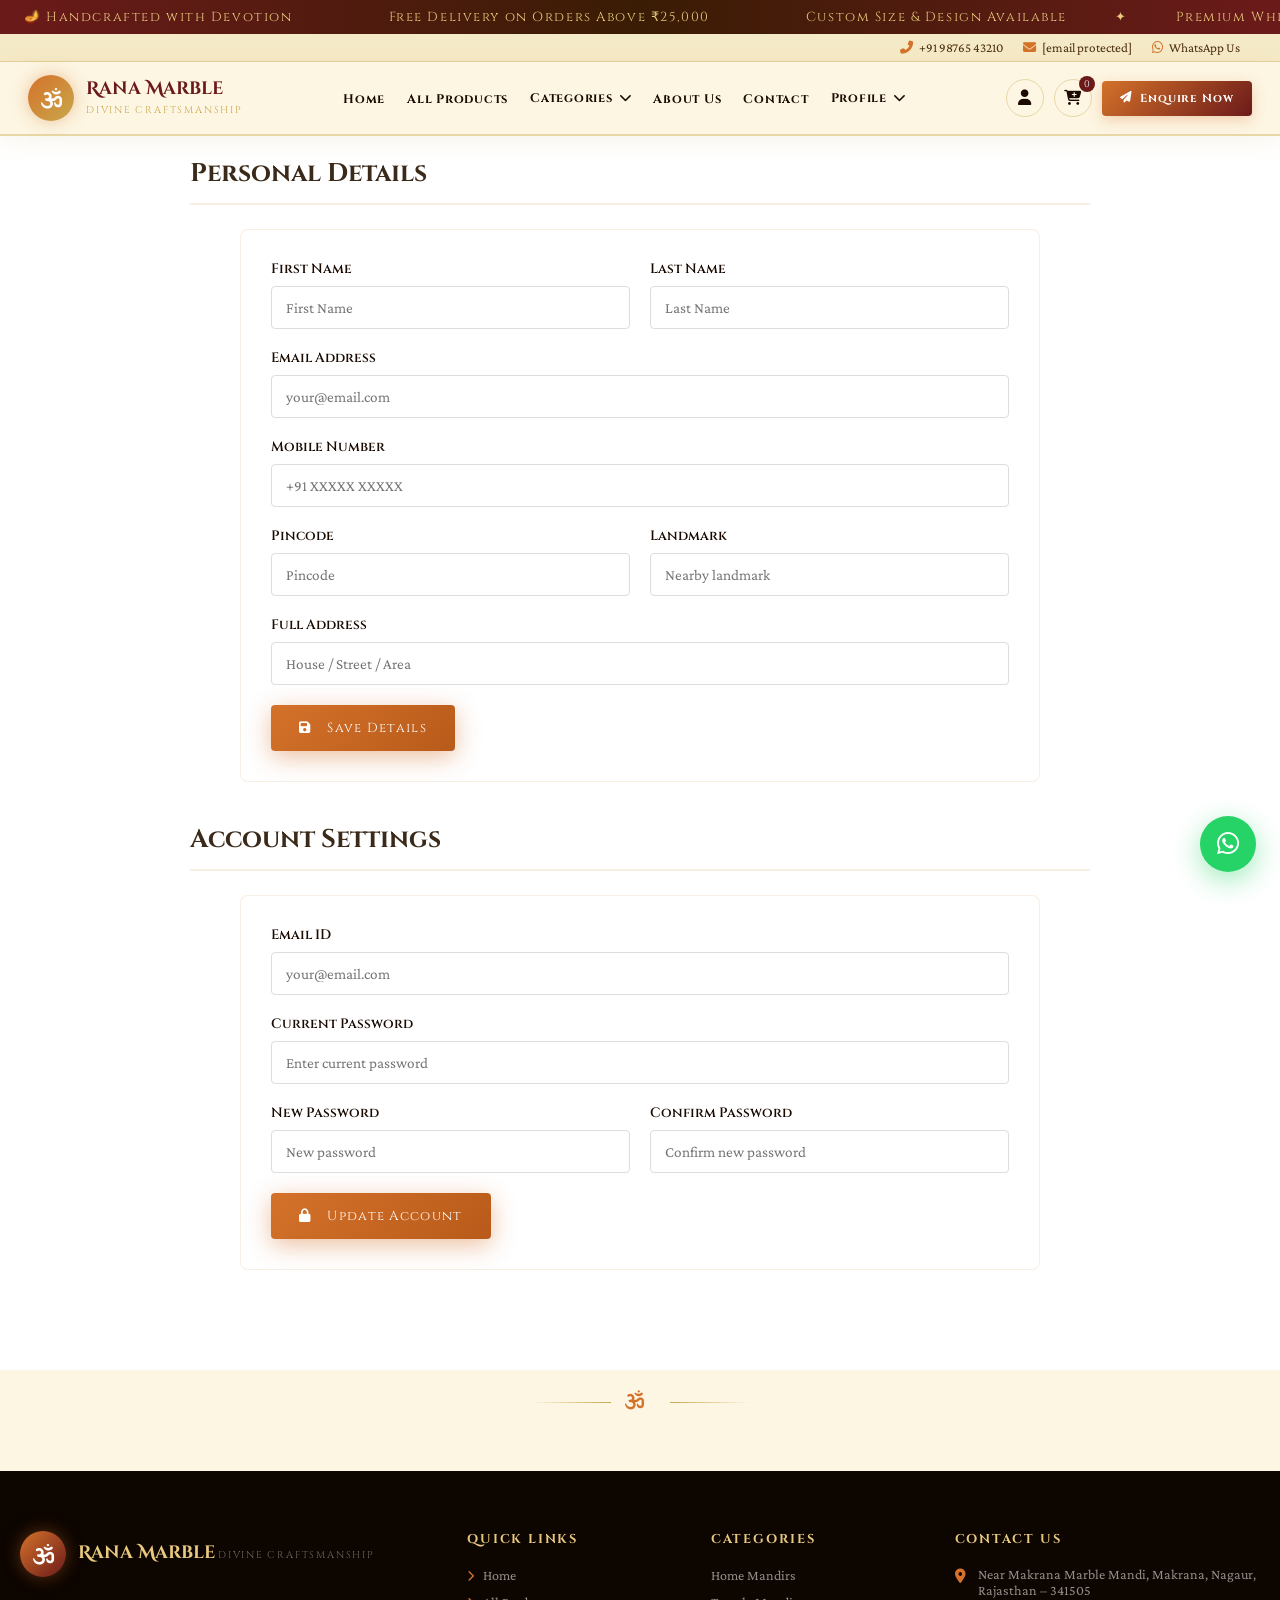
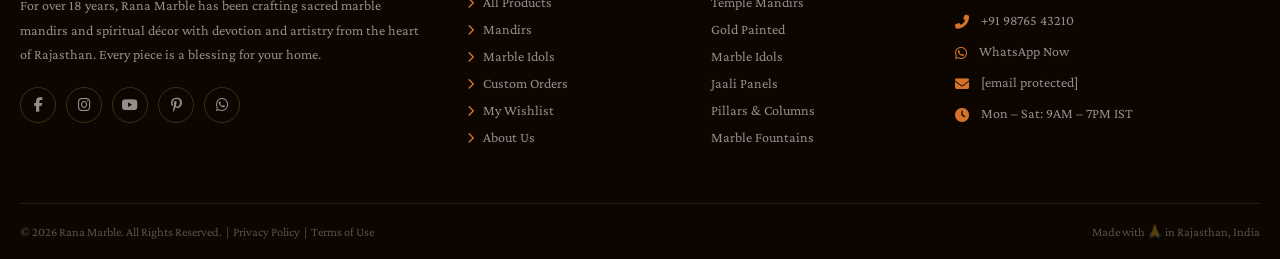
<file: profile.html>
<!DOCTYPE html>
<html lang="en">

<head>
    <meta charset="UTF-8" />
    <meta name="viewport" content="width=device-width, initial-scale=1.0" />
    <title>My Profile - Rana Marble | Divine Marble</title>
    <link rel="preconnect" href="https://fonts.googleapis.com" />
    <link rel="preconnect" href="https://fonts.gstatic.com" crossorigin />
    <link
        href="https://fonts.googleapis.com/css2?family=Cinzel+Decorative:wght@400;700;900&family=Cinzel:wght@400;500;600;700&family=Crimson+Pro:ital,wght@0,300;0,400;0,500;1,300;1,400&display=swap"
        rel="stylesheet" />
    <link rel="stylesheet" href="https://cdnjs.cloudflare.com/ajax/libs/font-awesome/6.5.0/css/all.min.css" />
    <link rel="stylesheet" href="./css/style.css">
    <link rel="stylesheet" href="./css/account.css">
    <!-- Ico favicon -->
    <link rel="icon" type="image/x-icon" href="./img/favicon.ico">

</head>

<body>
    <!-- Announcement Bar -->
    <div class="announce-bar">
        <div class="announce-track">
            <span>🪔 Handcrafted with Devotion</span>
            <span></span>
            <span>Free Delivery on Orders Above ₹25,000</span>
            <span></span>
            <span>Custom Size &amp; Design Available</span>
            <span>✦</span>
            <span>Premium White Makrana Marble</span>
            <span>&nbsp;&nbsp;&nbsp;&nbsp;&nbsp;&nbsp;</span>
            <span>🪔 Handcrafted with Devotion</span>
            <span></span>
            <span>Free Delivery on Orders Above ₹25,000</span>
            <span></span>
            <span>Custom Size &amp; Design Available</span>
            <span>✦</span>
            <span>Premium White Makrana Marble</span>
            <span>&nbsp;&nbsp;&nbsp;&nbsp;&nbsp;&nbsp;</span>
        </div>
    </div>


    <!-- Topbar -->
    <div class="topbar">
        <a href="tel:+919876543210"><i class="fas fa-phone-alt"></i> +91 98765 43210</a>
        <a href="/cdn-cgi/l/email-protection#523b3c343d1220333c333f3320303e37377c313d3f"><i class="fas fa-envelope"></i>
            <span class="__cf_email__"
                data-cfemail="41282f272e0133202f202c2033232d24246f222e2c">[email&#160;protected]</span></a>
        <a href="#"><i class="fab fa-whatsapp"></i> WhatsApp Us</a>
    </div>


    <header>
        <div class="nav-inner">
            <a href="index.html" class="logo">
                <div class="logo-icon"><i class="fas fa-om"></i></div>
                <div class="logo-text">
                    <span class="brand">Rana Marble</span>
                    <br>
                    <span class="sub">Divine Craftsmanship</span>
                </div>
            </a>

            <nav>
                <ul class="nav-links">
                    <li><a href="index.html">Home</a></li>
                    <li><a href="products.html">All Products</a></li>
                    <li>
                        <div class="nav-dropdown">
                            <a href="#" class="dropdown-toggle">Categories <i class="fas fa-chevron-down"></i></a>
                            <ul class="dropdown-menu">
                                <li><a href="mandirs.html">Home Mandirs</a></li>
                                <li><a href="idols.html">Marble Idols</a></li>
                                <li><a href="pillars.html">Pillars & Columns</a></li>
                                <li><a href="wall-panels.html">Jaali Panels</a></li>
                                <li><a href="fountains.html">Marble Fountains</a></li>
                                <li><a href="custom.html">Custom Orders</a></li>
                            </ul>
                        </div>
                    </li>
                    <li><a href="about.html">About Us</a></li>
                    <li><a href="contact.html">Contact</a></li>
                    <li>
                        <div class="nav-dropdown">
                            <a href="#" class="dropdown-toggle">Profile <i class="fas fa-chevron-down"></i></a>
                            <ul class="dropdown-menu">
                                <li><a href="profile.html">My Profile</a></li>
                                <li><a href="wishlist.html">Wishlist</a></li>
                                <li><a href="orders.html">Orders</a></li>
                                <li><a href="cart.html">Cart Items</a></li>
                            </ul>
                        </div>
                    </li>
                </ul>
            </nav>

            <div class="nav-actions">
                <!-- <a href="search.html" class="nav-icon-btn" title="Search"><i class="fas fa-search"></i></a> -->
                <a href="login.html" class="nav-icon-btn" title="User"><i class="fas fa-user"></i></a>
                <a href="cart.html" class="nav-icon-btn" title="cart"><i class="fas fa-cart-plus"></i><span
                        class="badge">0</span></a>
                <a href="contact.html" class="btn-enquire-nav"><i class="fas fa-paper-plane"></i> Enquire Now</a>
                <button class="hamburger" onclick="toggleMobileNav()" aria-label="Menu">
                    <span></span><span></span><span></span>
                </button>
            </div>
        </div>

        <!-- Mobile Nav -->
        <nav class="mobile-nav" id="mobileNav">
            <a href="index.html">Home</a>
            <a href="products.html">All Products</a>
            <div class="mobile-dropdown">
                <button class="mobile-dropdown-btn" onclick="this.parentElement.classList.toggle('active')">
                    Categories <i class="fas fa-chevron-down"></i>
                </button>
                <div class="mobile-dropdown-content">
                    <a href="mandirs.html">Home Mandirs</a>
                    <a href="idols.html">Marble Idols</a>
                    <a href="pillars.html">Pillars & Columns</a>
                    <a href="wall-panels.html">Jaali Panels</a>
                    <a href="fountains.html">Marble Fountains</a>
                    <a href="custom.html">Custom Orders</a>
                </div>
            </div>
            <a href="about.html">About Us</a>
            <a href="contact.html">Contact</a>
            <div class="mobile-dropdown">
                <button class="mobile-dropdown-btn" onclick="this.parentElement.classList.toggle('active')">
                    Profile <i class="fas fa-chevron-down"></i>
                </button>
                <div class="mobile-dropdown-content">
                    <a href="profile.html">My Profile</a>
                    <a href="wishlist.html">Wishlist</a>
                    <a href="orders.html">Orders</a>
                    <a href="cart.html">Cart Items</a>
                </div>
            </div>
        </nav>
    </header>

    <!-- CONTENT -->
    <section class="wishlist-section">
        <div class="container">
            <div class="profile-layout full-width-layout">
                <!-- Sidebar -->


                <!-- Main Content -->
                <div class="profile-content">
                    <!-- PERSONAL DETAILS TAB -->
                    <div id="tab-personal" class="tab-pane active">
                        <h2 class="tab-title">Personal Details</h2>
                        <form class="profile-form" onsubmit="event.preventDefault(); alert('Details Updated!');">
                            <div class="form-group row">
                                <div class="col">
                                    <label>First Name</label>
                                    <input type="text" placeholder="First Name" />
                                </div>
                                <div class="col">
                                    <label>Last Name</label>
                                    <input type="text" placeholder="Last Name" />
                                </div>
                            </div>
                            <div class="form-group">
                                <label>Email Address</label>
                                <input type="email" placeholder="your@email.com" />
                            </div>
                            <div class="form-group">
                                <label>Mobile Number</label>
                                <input type="tel" placeholder="+91 XXXXX XXXXX" />
                            </div>
                            <div class="form-group row">
                                <div class="col">
                                    <label>Pincode</label>
                                    <input type="text" placeholder="Pincode" />
                                </div>
                                <div class="col">
                                    <label>Landmark</label>
                                    <input type="text" placeholder="Nearby landmark" />
                                </div>
                            </div>
                            <div class="form-group">
                                <label>Full Address</label>
                                <input type="text" placeholder="House / Street / Area" />
                            </div>
                            <button type="submit" class="btn-primary" style="border:none;cursor:pointer;"><i
                                    class="fas fa-save" style="margin-right:6px;"></i> Save Details</button>
                        </form>
                    </div> <!-- End tab-personal -->


                    <!-- ACCOUNT SETTINGS TAB -->
                    <div id="tab-account" class="tab-pane active" style="margin-top:40px;">
                        <h2 class="tab-title">Account Settings</h2>
                        <form class="profile-form" onsubmit="event.preventDefault(); alert('Password Updated!');">
                            <div class="form-group">
                                <label>Email ID</label>
                                <input type="email" placeholder="your@email.com" />
                            </div>
                            <div class="form-group">
                                <label>Current Password</label>
                                <input type="password" placeholder="Enter current password" />
                            </div>
                            <div class="form-group row">
                                <div class="col">
                                    <label>New Password</label>
                                    <input type="password" placeholder="New password" />
                                </div>
                                <div class="col">
                                    <label>Confirm Password</label>
                                    <input type="password" placeholder="Confirm new password" />
                                </div>
                            </div>
                            <button type="submit" class="btn-primary" style="border:none;cursor:pointer;"><i
                                    class="fas fa-lock" style="margin-right:6px;"></i> Update Account</button>
                        </form>
                    </div> <!-- End tab-account -->


                </div> <!-- End profile-content -->
            </div> <!-- End profile-layout -->
        </div>
    </section>

    <div class="ornament-divider" style="margin: 0 0 40px; text-align: center; color: var(--saffron);"><i class="fas fa-om"></i></div>

    <footer>
        <div class="footer-grid">
            <!-- Brand -->
            <div class="footer-brand">
                <div class="logo">
                    <div class="logo-icon" style="background:linear-gradient(135deg,var(--saffron),var(--maroon));">
                        <i class="fas fa-om"></i>
                    </div>
                    <div class="logo-text">
                        <span class="brand">Rana Marble</span>
                        <span class="sub">Divine Craftsmanship</span>
                    </div>
                </div>
                <p class="footer-about">
                    For over 18 years, Rana Marble has been crafting sacred marble mandirs and spiritual décor
                    with devotion and artistry from the heart of Rajasthan. Every piece is a blessing for your home.
                </p>
                <div class="footer-social">
                    <a href="#" class="social-btn" title="Facebook"><i class="fab fa-facebook-f"></i></a>
                    <a href="#" class="social-btn" title="Instagram"><i class="fab fa-instagram"></i></a>
                    <a href="#" class="social-btn" title="YouTube"><i class="fab fa-youtube"></i></a>
                    <a href="#" class="social-btn" title="Pinterest"><i class="fab fa-pinterest-p"></i></a>
                    <a href="https://wa.me/919876543210" class="social-btn" title="WhatsApp" target="_blank"><i
                            class="fab fa-whatsapp"></i></a>
                </div>
            </div>

            <!-- Quick Links -->
            <div class="footer-col">
                <h4>Quick Links</h4>
                <ul>
                    <li><a href="index.html"><i class="fas fa-chevron-right"
                                style="font-size:0.7rem;color:var(--saffron);margin-right:6px;"></i> Home</a></li>
                    <li><a href="products.html"><i class="fas fa-chevron-right"
                                style="font-size:0.7rem;color:var(--saffron);margin-right:6px;"></i> All Products</a>
                    </li>
                    <li><a href="mandirs.html"><i class="fas fa-chevron-right"
                                style="font-size:0.7rem;color:var(--saffron);margin-right:6px;"></i> Mandirs</a></li>
                    <li><a href="idols.html"><i class="fas fa-chevron-right"
                                style="font-size:0.7rem;color:var(--saffron);margin-right:6px;"></i> Marble Idols</a>
                    </li>
                    <li><a href="custom.html"><i class="fas fa-chevron-right"
                                style="font-size:0.7rem;color:var(--saffron);margin-right:6px;"></i> Custom Orders</a>
                    </li>
                    <li><a href="wishlist.html"><i class="fas fa-chevron-right"
                                style="font-size:0.7rem;color:var(--saffron);margin-right:6px;"></i> My Wishlist</a>
                    </li>
                    <li><a href="about.html"><i class="fas fa-chevron-right"
                                style="font-size:0.7rem;color:var(--saffron);margin-right:6px;"></i> About Us</a></li>
                </ul>
            </div>

            <!-- Categories -->
            <div class="footer-col">
                <h4>Categories</h4>
                <ul>
                    <li><a href="#">Home Mandirs</a></li>
                    <li><a href="#">Temple Mandirs</a></li>
                    <li><a href="#">Gold Painted</a></li>
                    <li><a href="#">Marble Idols</a></li>
                    <li><a href="#">Jaali Panels</a></li>
                    <li><a href="#">Pillars & Columns</a></li>
                    <li><a href="#">Marble Fountains</a></li>
                </ul>
            </div>

            <!-- Contact -->
            <div class="footer-col">
                <h4>Contact Us</h4>
                <div class="footer-contact">
                    <div class="contact-item">
                        <i class="fas fa-map-marker-alt"></i>
                        <span>Near Makrana Marble Mandi, Makrana, Nagaur, Rajasthan – 341505</span>
                    </div>
                    <div class="contact-item">
                        <i class="fas fa-phone-alt"></i>
                        <a href="tel:+919876543210">+91 98765 43210</a>
                    </div>
                    <div class="contact-item">
                        <i class="fab fa-whatsapp"></i>
                        <a href="https://wa.me/919876543210" target="_blank">WhatsApp Now</a>
                    </div>
                    <div class="contact-item">
                        <i class="fas fa-envelope"></i>
                        <a href="/cdn-cgi/l/email-protection#a0c9cec6cfe0d2c1cec1cdc1d2c2ccc5c58ec3cfcd"><span
                                class="__cf_email__"
                                data-cfemail="422b2c242d0230232c232f2330202e27276c212d2f">[email&#160;protected]</span></a>
                    </div>
                    <div class="contact-item">
                        <i class="fas fa-clock"></i>
                        <span>Mon – Sat: 9AM – 7PM IST</span>
                    </div>
                </div>
            </div>
        </div>

        <div class="footer-bottom">
            <span>© 2026 Rana Marble. All Rights Reserved. &nbsp;|&nbsp; <a href="privacy.html">Privacy Policy</a>
                &nbsp;|&nbsp; <a href="terms.html">Terms of Use</a></span>
            <span>Made with 🙏 in Rajasthan, India</span>
        </div>
    </footer>

    <!-- Floating WhatsApp -->
    <a href="https://wa.me/919876543210?text=Namaste! I want to enquire about marble mandirs." class="float-wa"
        target="_blank" title="Chat on WhatsApp">
        <i class="fab fa-whatsapp"></i>
    </a>

    <!-- Scroll to Top -->
    <a href="#" class="scroll-top" id="scrollTop" title="Back to Top">
        <i class="fas fa-chevron-up"></i>
    </a>

    <script src="./js/main.js"></script>
</body>

</html>
</file>
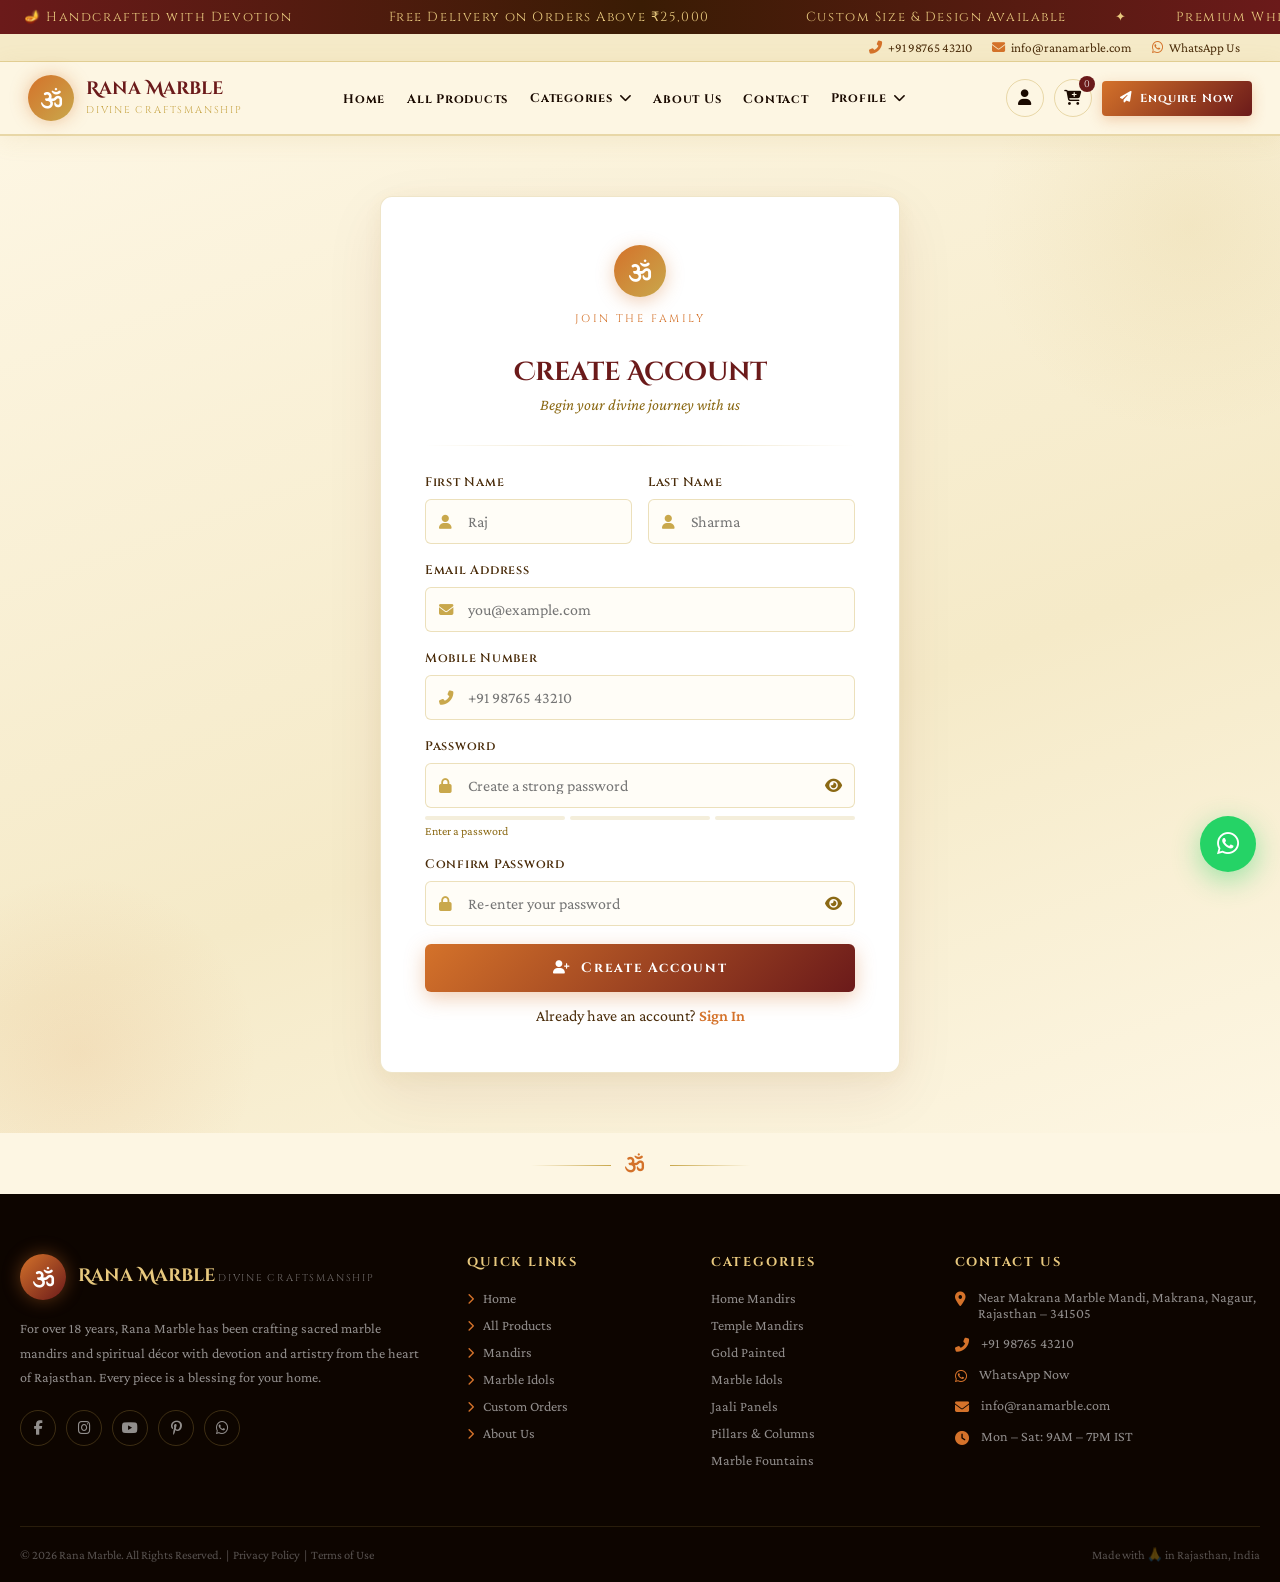
<file: register.html>
<!DOCTYPE html>
<html lang="en">

<head>
    <meta charset="UTF-8" />
    <meta name="viewport" content="width=device-width, initial-scale=1.0" />
    <title>Register – Rana Marble | Divine Marble</title>
    <link rel="preconnect" href="https://fonts.googleapis.com" />
    <link rel="preconnect" href="https://fonts.gstatic.com" crossorigin />
    <link
        href="https://fonts.googleapis.com/css2?family=Cinzel+Decorative:wght@400;700;900&family=Cinzel:wght@400;500;600;700&family=Crimson+Pro:ital,wght@0,300;0,400;0,500;1,300;1,400&display=swap"
        rel="stylesheet" />
    <link rel="stylesheet" href="https://cdnjs.cloudflare.com/ajax/libs/font-awesome/6.5.0/css/all.min.css" />
    <link rel="stylesheet" href="./css/style.css">
    <!-- Ico favicon -->
    <link rel="icon" type="image/x-icon" href="./img/favicon.ico">
    <style>
        /* ═══════════ AUTH PAGE ═══════════ */
        .auth-section {
            min-height: calc(100vh - 180px);
            display: flex;
            align-items: center;
            justify-content: center;
            padding: 60px 20px;
            background: linear-gradient(160deg, #fdf6e3 0%, #f5eac8 60%, #fdf6e3 100%);
            position: relative;
            overflow: hidden;
        }

        .auth-section::before {
            content: "";
            position: absolute;
            top: -120px;
            right: -120px;
            width: 420px;
            height: 420px;
            border-radius: 50%;
            background: radial-gradient(circle, rgba(201, 168, 76, 0.12) 0%, transparent 70%);
            pointer-events: none;
        }

        .auth-section::after {
            content: "";
            position: absolute;
            bottom: -100px;
            left: -100px;
            width: 360px;
            height: 360px;
            border-radius: 50%;
            background: radial-gradient(circle, rgba(212, 114, 42, 0.1) 0%, transparent 70%);
            pointer-events: none;
        }

        .auth-card {
            background: #fff;
            border-radius: 12px;
            border: 1px solid rgba(201, 168, 76, 0.3);
            box-shadow:
                0 20px 60px rgba(107, 26, 26, 0.08),
                0 4px 20px rgba(201, 168, 76, 0.1);
            padding: 48px 44px;
            width: 100%;
            max-width: 520px;
            position: relative;
            z-index: 2;
            animation: fadeUp 0.7s ease both;
        }

        .auth-top-ornament {
            text-align: center;
            margin-bottom: 28px;
        }

        .auth-om {
            width: 52px;
            height: 52px;
            background: linear-gradient(135deg, var(--saffron), var(--gold));
            border-radius: 50%;
            display: flex;
            align-items: center;
            justify-content: center;
            color: white;
            font-size: 1.4rem;
            margin: 0 auto 14px;
            box-shadow: 0 4px 18px rgba(212, 114, 42, 0.35);
        }

        .auth-subtitle-tag {
            font-family: "Cinzel", serif;
            font-size: 0.68rem;
            letter-spacing: 0.22em;
            color: var(--saffron);
            text-transform: uppercase;
            display: block;
        }

        .auth-title {
            font-family: "Cinzel Decorative", serif;
            font-size: 1.65rem;
            font-weight: 700;
            color: var(--maroon);
            text-align: center;
            margin-bottom: 6px;
        }

        .auth-tagline {
            font-family: "Crimson Pro", serif;
            font-style: italic;
            color: var(--text-light);
            text-align: center;
            font-size: 1rem;
            margin-bottom: 32px;
        }

        .auth-divider {
            height: 1px;
            background: linear-gradient(90deg, transparent, var(--border-gold), transparent);
            margin-bottom: 28px;
        }

        .auth-form .form-group {
            margin-bottom: 18px;
        }

        .auth-form .form-group label {
            display: block;
            font-family: "Cinzel", serif;
            font-size: 0.78rem;
            font-weight: 600;
            color: var(--text-mid);
            margin-bottom: 8px;
            letter-spacing: 0.06em;
        }

        .input-wrap {
            position: relative;
        }

        .input-wrap i.field-icon {
            position: absolute;
            left: 14px;
            top: 50%;
            transform: translateY(-50%);
            color: var(--gold);
            font-size: 0.9rem;
            pointer-events: none;
        }

        .auth-form input[type="email"],
        .auth-form input[type="password"],
        .auth-form input[type="text"],
        .auth-form input[type="tel"] {
            width: 100%;
            padding: 13px 14px 13px 42px;
            border: 1.5px solid rgba(201, 168, 76, 0.35);
            border-radius: 6px;
            font-family: "Crimson Pro", serif;
            font-size: 1rem;
            color: var(--text-dark);
            background: #fffdf7;
            transition: all 0.25s;
            outline: none;
        }

        .auth-form input:focus {
            border-color: var(--saffron);
            box-shadow: 0 0 0 3px rgba(212, 114, 42, 0.1);
            background: #fff;
        }

        /* Two-column row for name fields */
        .form-row-2 {
            display: grid;
            grid-template-columns: 1fr 1fr;
            gap: 16px;
        }

        /* Password strength meter */
        .strength-bar {
            display: flex;
            gap: 5px;
            margin-top: 8px;
        }

        .strength-bar span {
            flex: 1;
            height: 4px;
            border-radius: 2px;
            background: rgba(201, 168, 76, 0.2);
            transition: background 0.3s;
        }

        .strength-bar.weak span:nth-child(1) {
            background: #e74c3c;
        }

        .strength-bar.medium span:nth-child(1),
        .strength-bar.medium span:nth-child(2) {
            background: #f39c12;
        }

        .strength-bar.strong span {
            background: #27ae60;
        }

        .strength-text {
            font-size: 0.75rem;
            margin-top: 4px;
            color: var(--text-light);
            font-family: "Crimson Pro", serif;
        }

        /* Eye toggle button */
        .toggle-pw {
            position: absolute;
            right: 13px;
            top: 50%;
            transform: translateY(-50%);
            background: none;
            border: none;
            cursor: pointer;
            color: var(--text-light);
            font-size: 0.95rem;
            padding: 0;
            line-height: 1;
            transition: color 0.2s;
        }

        .toggle-pw:hover {
            color: var(--saffron);
        }

        /* Terms checkbox */
        .terms-check {
            display: flex;
            align-items: flex-start;
            gap: 10px;
            margin-bottom: 24px;
            font-family: "Crimson Pro", serif;
            font-size: 0.95rem;
            color: var(--text-mid);
            line-height: 1.5;
        }

        .terms-check input[type="checkbox"] {
            accent-color: var(--saffron);
            width: 16px;
            height: 16px;
            margin-top: 3px;
            flex-shrink: 0;
            cursor: pointer;
        }

        .terms-check a {
            color: var(--saffron);
            text-decoration: none;
        }

        .terms-check a:hover {
            color: var(--maroon);
        }

        .btn-auth {
            width: 100%;
            padding: 15px;
            background: linear-gradient(135deg, var(--saffron), var(--maroon));
            color: white;
            border: none;
            border-radius: 6px;
            font-family: "Cinzel", serif;
            font-size: 0.85rem;
            font-weight: 700;
            letter-spacing: 0.12em;
            cursor: pointer;
            transition: all 0.25s;
            box-shadow: 0 6px 20px rgba(212, 114, 42, 0.35);
            display: flex;
            align-items: center;
            justify-content: center;
            gap: 10px;
        }

        .btn-auth:hover {
            transform: translateY(-2px);
            box-shadow: 0 10px 28px rgba(212, 114, 42, 0.5);
        }

        .auth-or {
            text-align: center;
            margin: 24px 0;
            position: relative;
            font-family: "Cinzel", serif;
            font-size: 0.7rem;
            letter-spacing: 0.14em;
            color: var(--text-light);
        }

        .auth-or::before,
        .auth-or::after {
            content: "";
            position: absolute;
            top: 50%;
            width: 38%;
            height: 1px;
            background: rgba(201, 168, 76, 0.3);
        }

        .auth-or::before {
            left: 0;
        }

        .auth-or::after {
            right: 0;
        }

        .social-logins {
            display: grid;
            grid-template-columns: 1fr 1fr;
            gap: 12px;
            margin-bottom: 28px;
        }

        .btn-social {
            display: flex;
            align-items: center;
            justify-content: center;
            gap: 8px;
            padding: 11px 14px;
            border: 1.5px solid rgba(201, 168, 76, 0.3);
            border-radius: 6px;
            background: #fffdf7;
            font-family: "Crimson Pro", serif;
            font-size: 0.95rem;
            color: var(--text-dark);
            cursor: pointer;
            transition: all 0.2s;
            text-decoration: none;
        }

        .btn-social:hover {
            border-color: var(--gold);
            background: rgba(201, 168, 76, 0.06);
        }

        .btn-social .fab.fa-google {
            color: #EA4335;
        }

        .btn-social .fab.fa-facebook-f {
            color: #1877F2;
        }

        .auth-switch {
            text-align: center;
            font-family: "Crimson Pro", serif;
            font-size: 1rem;
            color: var(--text-mid);
        }

        .auth-switch a {
            color: var(--saffron);
            text-decoration: none;
            font-weight: 600;
            transition: color 0.2s;
        }

        .auth-switch a:hover {
            color: var(--maroon);
        }

        /* Trust badges */
        .auth-trust {
            display: flex;
            justify-content: center;
            gap: 20px;
            margin-top: 24px;
            padding-top: 20px;
            border-top: 1px solid rgba(201, 168, 76, 0.2);
        }

        .trust-item {
            display: flex;
            align-items: center;
            gap: 6px;
            font-family: "Cinzel", serif;
            font-size: 0.65rem;
            letter-spacing: 0.06em;
            color: var(--text-light);
        }

        .trust-item i {
            color: var(--gold);
            font-size: 0.85rem;
        }

        @keyframes fadeUp {
            from {
                opacity: 0;
                transform: translateY(24px);
            }

            to {
                opacity: 1;
                transform: translateY(0);
            }
        }

        @media (max-width: 560px) {
            .auth-card {
                padding: 36px 22px;
            }

            .auth-title {
                font-size: 1.3rem;
            }

            .form-row-2 {
                grid-template-columns: 1fr;
            }

            .social-logins {
                grid-template-columns: 1fr;
            }

            .auth-trust {
                flex-direction: column;
                align-items: center;
                gap: 10px;
            }
        }
    </style>
</head>

<body>

    <!-- Announcement Bar -->
    <div class="announce-bar">
        <div class="announce-track">
            <span>🪔 Handcrafted with Devotion</span>
            <span></span>
            <span>Free Delivery on Orders Above ₹25,000</span>
            <span></span>
            <span>Custom Size &amp; Design Available</span>
            <span>✦</span>
            <span>Premium White Makrana Marble</span>
            <span>&nbsp;&nbsp;&nbsp;&nbsp;&nbsp;&nbsp;</span>
            <span>🪔 Handcrafted with Devotion</span>
            <span></span>
            <span>Free Delivery on Orders Above ₹25,000</span>
            <span></span>
            <span>Custom Size &amp; Design Available</span>
            <span>✦</span>
            <span>Premium White Makrana Marble</span>
            <span>&nbsp;&nbsp;&nbsp;&nbsp;&nbsp;&nbsp;</span>
        </div>
    </div>

    <!-- Topbar -->
    <div class="topbar">
        <a href="tel:+919876543210"><i class="fas fa-phone-alt"></i> +91 98765 43210</a>
        <a href="mailto:info@ranamarble.com"><i class="fas fa-envelope"></i> info@ranamarble.com</a>
        <a href="#"><i class="fab fa-whatsapp"></i> WhatsApp Us</a>
    </div>

    <!-- Header -->
    <header>
        <div class="nav-inner">
            <a href="index.html" class="logo">
                <div class="logo-icon"><i class="fas fa-om"></i></div>
                <div class="logo-text">
                    <span class="brand">Rana Marble</span>
                    <br>
                    <span class="sub">Divine Craftsmanship</span>
                </div>
            </a>

            <nav>
                <ul class="nav-links">
                    <li><a href="index.html">Home</a></li>
                    <li><a href="products.html">All Products</a></li>
                    <li>
                        <div class="nav-dropdown">
                            <a href="#" class="dropdown-toggle">Categories <i class="fas fa-chevron-down"></i></a>
                            <ul class="dropdown-menu">
                                <li><a href="mandirs.html">Home Mandirs</a></li>
                                <li><a href="idols.html">Marble Idols</a></li>
                                <li><a href="pillars.html">Pillars &amp; Columns</a></li>
                                <li><a href="wall-panels.html">Jaali Panels</a></li>
                                <li><a href="fountains.html">Marble Fountains</a></li>
                                <li><a href="custom.html">Custom Orders</a></li>
                            </ul>
                        </div>
                    </li>
                    <li><a href="about.html">About Us</a></li>
                    <li><a href="contact.html">Contact</a></li>
                    <li>
                        <div class="nav-dropdown">
                            <a href="#" class="dropdown-toggle">Profile <i class="fas fa-chevron-down"></i></a>
                            <ul class="dropdown-menu">
                                <li><a href="profile.html">My Profile</a></li>
                                <li><a href="wishlist.html">Wishlist</a></li>
                                <li><a href="orders.html">Orders</a></li>
                                <li><a href="cart.html">Cart Items</a></li>
                            </ul>
                        </div>
                    </li>
                </ul>
            </nav>

            <div class="nav-actions">
                <a href="login.html" class="nav-icon-btn" title="User"><i class="fas fa-user"></i></a>
                <a href="cart.html" class="nav-icon-btn" title="Cart"><i class="fas fa-cart-plus"></i><span
                        class="badge">0</span></a>
                <a href="contact.html" class="btn-enquire-nav"><i class="fas fa-paper-plane"></i> Enquire Now</a>
                <button class="hamburger" onclick="toggleMobileNav()" aria-label="Menu">
                    <span></span><span></span><span></span>
                </button>
            </div>
        </div>

        <!-- Mobile Nav -->
        <nav class="mobile-nav" id="mobileNav">
            <a href="index.html">Home</a>
            <a href="products.html">All Products</a>
            <div class="mobile-dropdown">
                <button class="mobile-dropdown-btn" onclick="this.parentElement.classList.toggle('active')">
                    Categories <i class="fas fa-chevron-down"></i>
                </button>
                <div class="mobile-dropdown-content">
                    <a href="mandirs.html">Home Mandirs</a>
                    <a href="idols.html">Marble Idols</a>
                    <a href="pillars.html">Pillars & Columns</a>
                    <a href="wall-panels.html">Jaali Panels</a>
                    <a href="fountains.html">Marble Fountains</a>
                    <a href="custom.html">Custom Orders</a>
                </div>
            </div>
            <a href="about.html">About Us</a>
            <a href="contact.html">Contact</a>
            <div class="mobile-dropdown">
                <button class="mobile-dropdown-btn" onclick="this.parentElement.classList.toggle('active')">
                    Profile <i class="fas fa-chevron-down"></i>
                </button>
                <div class="mobile-dropdown-content">
                    <a href="profile.html">My Profile</a>
                    <a href="wishlist.html">Wishlist</a>
                    <a href="orders.html">Orders</a>
                    <a href="cart.html">Cart Items</a>
                </div>
            </div>
        </nav>
    </header>

    <!-- ═══════════════════ REGISTER SECTION ═══════════════════ -->
    <section class="auth-section">
        <div class="auth-card">

            <!-- Top ornament -->
            <div class="auth-top-ornament">
                <div class="auth-om"><i class="fas fa-om"></i></div>
                <span class="auth-subtitle-tag">Join The Family</span>
            </div>

            <h1 class="auth-title">Create Account</h1>
            <p class="auth-tagline">Begin your divine journey with us</p>

            <div class="auth-divider"></div>

            <form class="auth-form" action="#" method="post">

                <!-- Name row -->
                <div class="form-row-2">
                    <div class="form-group">
                        <label for="first-name">First Name</label>
                        <div class="input-wrap">
                            <i class="fas fa-user field-icon"></i>
                            <input type="text" id="first-name" name="first_name" placeholder="Raj" required />
                        </div>
                    </div>
                    <div class="form-group">
                        <label for="last-name">Last Name</label>
                        <div class="input-wrap">
                            <i class="fas fa-user field-icon"></i>
                            <input type="text" id="last-name" name="last_name" placeholder="Sharma" required />
                        </div>
                    </div>
                </div>

                <!-- Email -->
                <div class="form-group">
                    <label for="email">Email Address</label>
                    <div class="input-wrap">
                        <i class="fas fa-envelope field-icon"></i>
                        <input type="email" id="email" name="email" placeholder="you@example.com" required />
                    </div>
                </div>

                <!-- Phone -->
                <div class="form-group">
                    <label for="phone">Mobile Number</label>
                    <div class="input-wrap">
                        <i class="fas fa-phone-alt field-icon"></i>
                        <input type="tel" id="phone" name="phone" placeholder="+91 98765 43210" />
                    </div>
                </div>

                <!-- Password -->
                <div class="form-group">
                    <label for="password">Password</label>
                    <div class="input-wrap">
                        <i class="fas fa-lock field-icon"></i>
                        <input type="password" id="password" name="password" placeholder="Create a strong password"
                            required oninput="checkStrength(this.value)" style="padding-right:42px" />
                        <button type="button" class="toggle-pw" onclick="togglePassword('password', this)"
                            title="Show/Hide Password">
                            <i class="fas fa-eye"></i>
                        </button>
                    </div>
                    <div class="strength-bar" id="strengthBar">
                        <span></span><span></span><span></span>
                    </div>
                    <div class="strength-text" id="strengthText">Enter a password</div>
                </div>

                <!-- Confirm Password -->
                <div class="form-group">
                    <label for="confirm-password">Confirm Password</label>
                    <div class="input-wrap">
                        <i class="fas fa-lock field-icon"></i>
                        <input type="password" id="confirm-password" name="confirm_password"
                            placeholder="Re-enter your password" required style="padding-right:42px" />
                        <button type="button" class="toggle-pw" onclick="togglePassword('confirm-password', this)"
                            title="Show/Hide Password">
                            <i class="fas fa-eye"></i>
                        </button>
                    </div>
                </div>

                <!-- Submit -->
                <button type="submit" class="btn-auth">
                    <i class="fas fa-user-plus"></i> Create Account
                </button>
            </form>

            <p class="auth-switch" style="margin-top: 15px;">
                Already have an account? <a href="login.html">Sign In</a>
            </p>
        </div>
    </section>

    <div class="ornament-divider" style="margin: 0; text-align: center; color: var(--saffron);"><i class="fas fa-om"></i></div>

    <!-- Footer -->
    <footer>
        <div class="footer-grid">
            <!-- Brand -->
            <div class="footer-brand">
                <div class="logo">
                    <div class="logo-icon" style="background:linear-gradient(135deg,var(--saffron),var(--maroon));">
                        <i class="fas fa-om"></i>
                    </div>
                    <div class="logo-text">
                        <span class="brand">Rana Marble</span>
                        <span class="sub">Divine Craftsmanship</span>
                    </div>
                </div>
                <p class="footer-about">
                    For over 18 years, Rana Marble has been crafting sacred marble mandirs and spiritual décor
                    with devotion and artistry from the heart of Rajasthan. Every piece is a blessing for your home.
                </p>
                <div class="footer-social">
                    <a href="#" class="social-btn" title="Facebook"><i class="fab fa-facebook-f"></i></a>
                    <a href="#" class="social-btn" title="Instagram"><i class="fab fa-instagram"></i></a>
                    <a href="#" class="social-btn" title="YouTube"><i class="fab fa-youtube"></i></a>
                    <a href="#" class="social-btn" title="Pinterest"><i class="fab fa-pinterest-p"></i></a>
                    <a href="https://wa.me/919876543210" class="social-btn" title="WhatsApp" target="_blank"><i
                            class="fab fa-whatsapp"></i></a>
                </div>
            </div>

            <!-- Quick Links -->
            <div class="footer-col">
                <h4>Quick Links</h4>
                <ul>
                    <li><a href="index.html"><i class="fas fa-chevron-right"
                                style="font-size:0.7rem;color:var(--saffron);margin-right:6px;"></i> Home</a></li>
                    <li><a href="products.html"><i class="fas fa-chevron-right"
                                style="font-size:0.7rem;color:var(--saffron);margin-right:6px;"></i> All Products</a>
                    </li>
                    <li><a href="mandirs.html"><i class="fas fa-chevron-right"
                                style="font-size:0.7rem;color:var(--saffron);margin-right:6px;"></i> Mandirs</a></li>
                    <li><a href="idols.html"><i class="fas fa-chevron-right"
                                style="font-size:0.7rem;color:var(--saffron);margin-right:6px;"></i> Marble Idols</a>
                    </li>
                    <li><a href="custom.html"><i class="fas fa-chevron-right"
                                style="font-size:0.7rem;color:var(--saffron);margin-right:6px;"></i> Custom Orders</a>
                    </li>
                    <li><a href="about.html"><i class="fas fa-chevron-right"
                                style="font-size:0.7rem;color:var(--saffron);margin-right:6px;"></i> About Us</a></li>
                </ul>
            </div>

            <!-- Categories -->
            <div class="footer-col">
                <h4>Categories</h4>
                <ul>
                    <li><a href="#">Home Mandirs</a></li>
                    <li><a href="#">Temple Mandirs</a></li>
                    <li><a href="#">Gold Painted</a></li>
                    <li><a href="#">Marble Idols</a></li>
                    <li><a href="#">Jaali Panels</a></li>
                    <li><a href="#">Pillars &amp; Columns</a></li>
                    <li><a href="#">Marble Fountains</a></li>
                </ul>
            </div>

            <!-- Contact -->
            <div class="footer-col">
                <h4>Contact Us</h4>
                <div class="footer-contact">
                    <div class="contact-item">
                        <i class="fas fa-map-marker-alt"></i>
                        <span>Near Makrana Marble Mandi, Makrana, Nagaur, Rajasthan – 341505</span>
                    </div>
                    <div class="contact-item">
                        <i class="fas fa-phone-alt"></i>
                        <a href="tel:+919876543210">+91 98765 43210</a>
                    </div>
                    <div class="contact-item">
                        <i class="fab fa-whatsapp"></i>
                        <a href="https://wa.me/919876543210" target="_blank">WhatsApp Now</a>
                    </div>
                    <div class="contact-item">
                        <i class="fas fa-envelope"></i>
                        <a href="mailto:info@ranamarble.com">info@ranamarble.com</a>
                    </div>
                    <div class="contact-item">
                        <i class="fas fa-clock"></i>
                        <span>Mon – Sat: 9AM – 7PM IST</span>
                    </div>
                </div>
            </div>
        </div>

        <div class="footer-bottom">
            <span>© 2026 Rana Marble. All Rights Reserved. &nbsp;|&nbsp; <a href="privacy.html">Privacy Policy</a>
                &nbsp;|&nbsp; <a href="terms.html">Terms of Use</a></span>
            <span>Made with 🙏 in Rajasthan, India</span>
        </div>
    </footer>

    <!-- Floating WhatsApp -->
    <a href="https://wa.me/919876543210?text=Namaste! I want to enquire about marble mandirs." class="float-wa"
        target="_blank" title="Chat on WhatsApp">
        <i class="fab fa-whatsapp"></i>
    </a>

    <!-- Scroll to Top -->
    <a href="#" class="scroll-top" id="scrollTop" title="Back to Top">
        <i class="fas fa-chevron-up"></i>
    </a>

    <script src="./js/main.js"></script>
    <script>
        function togglePassword(id, btn) {
            const input = document.getElementById(id);
            const icon = btn.querySelector('i');
            if (input.type === 'password') {
                input.type = 'text';
                icon.classList.replace('fa-eye', 'fa-eye-slash');
            } else {
                input.type = 'password';
                icon.classList.replace('fa-eye-slash', 'fa-eye');
            }
        }

        function checkStrength(val) {
            const bar = document.getElementById('strengthBar');
            const text = document.getElementById('strengthText');
            bar.className = 'strength-bar';
            if (val.length === 0) {
                text.textContent = 'Enter a password';
            } else if (val.length < 6) {
                bar.classList.add('weak');
                text.textContent = 'Weak – too short';
                text.style.color = '#e74c3c';
            } else if (val.length < 10 || !/[A-Z]/.test(val) || !/[0-9]/.test(val)) {
                bar.classList.add('medium');
                text.textContent = 'Medium – add uppercase & numbers';
                text.style.color = '#f39c12';
            } else {
                bar.classList.add('strong');
                text.textContent = 'Strong password ✓';
                text.style.color = '#27ae60';
            }
        }
    </script>
</body>

</html>
</file>
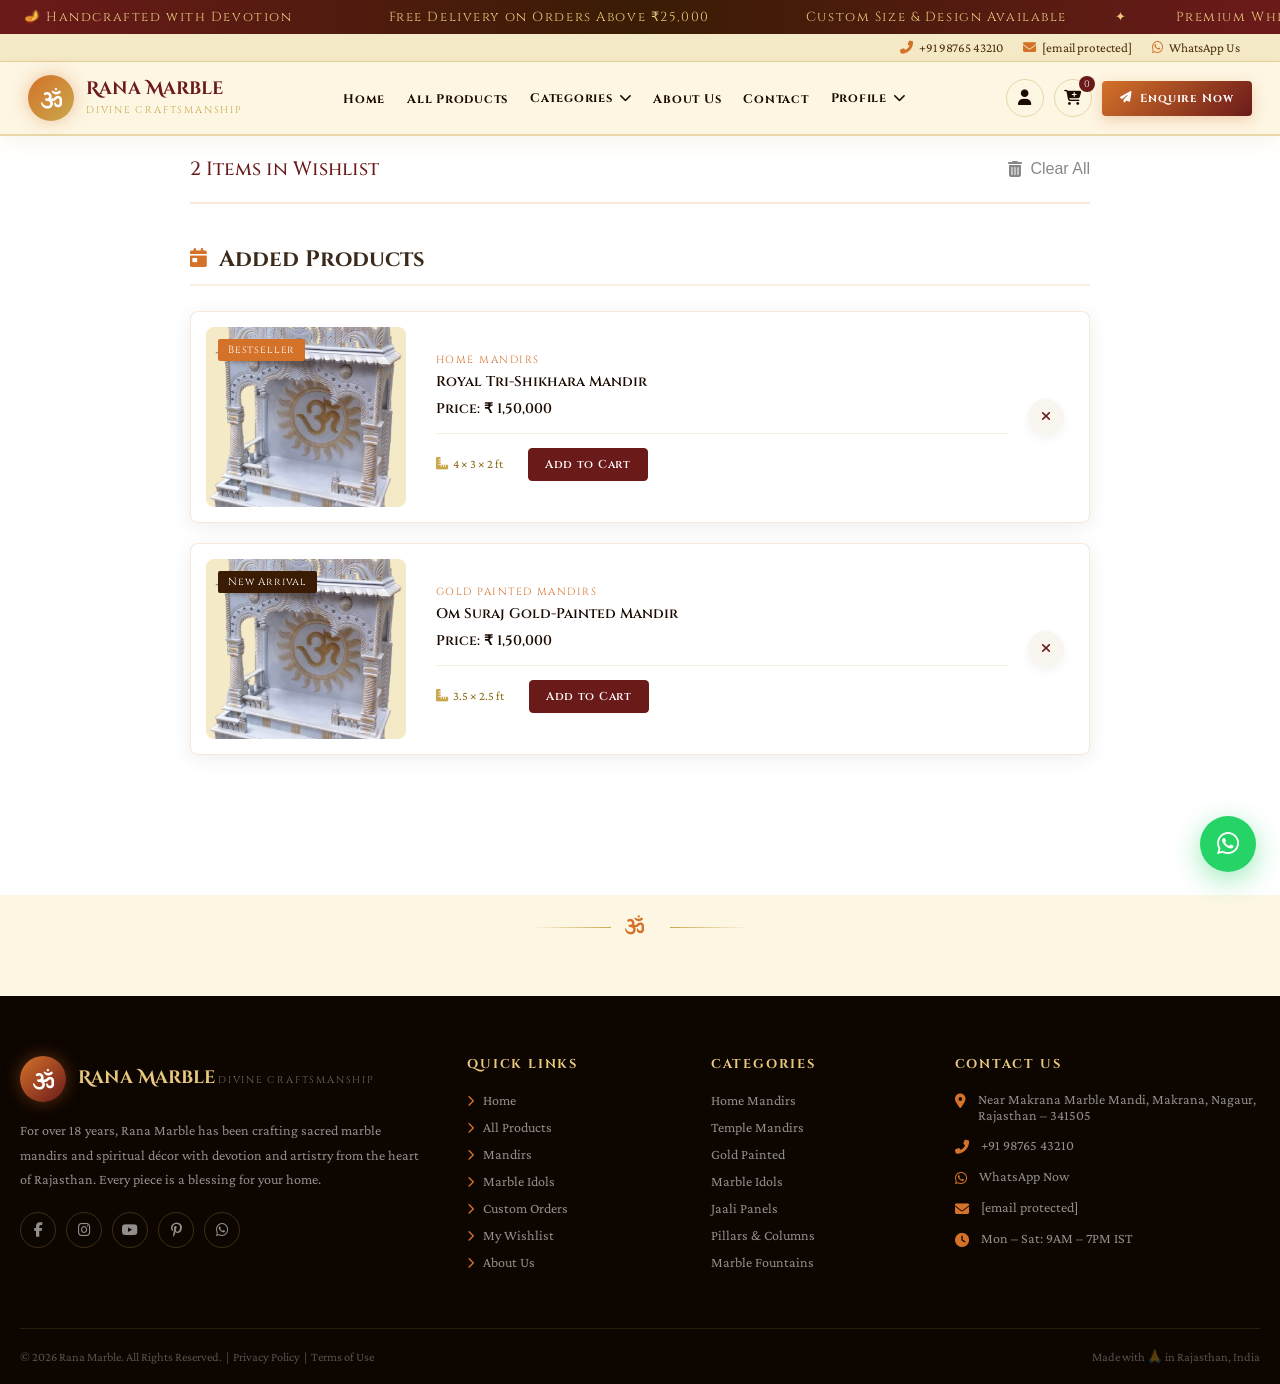
<file: wishlist.html>
<!DOCTYPE html>
<html lang="en">

<head>
    <meta charset="UTF-8" />
    <meta name="viewport" content="width=device-width, initial-scale=1.0" />
    <title>My Wishlist - Rana Marble | Divine Marble</title>
    <link rel="preconnect" href="https://fonts.googleapis.com" />
    <link rel="preconnect" href="https://fonts.gstatic.com" crossorigin />
    <link
        href="https://fonts.googleapis.com/css2?family=Cinzel+Decorative:wght@400;700;900&family=Cinzel:wght@400;500;600;700&family=Crimson+Pro:ital,wght@0,300;0,400;0,500;1,300;1,400&display=swap"
        rel="stylesheet" />
    <link rel="stylesheet" href="https://cdnjs.cloudflare.com/ajax/libs/font-awesome/6.5.0/css/all.min.css" />
    <link rel="stylesheet" href="./css/style.css">
    <link rel="stylesheet" href="./css/account.css">
    <!-- Ico favicon -->
    <link rel="icon" type="image/x-icon" href="./img/favicon.ico">

</head>

<body>
    <!-- Announcement Bar -->
    <div class="announce-bar">
        <div class="announce-track">
            <span>🪔 Handcrafted with Devotion</span>
            <span></span>
            <span>Free Delivery on Orders Above ₹25,000</span>
            <span></span>
            <span>Custom Size &amp; Design Available</span>
            <span>✦</span>
            <span>Premium White Makrana Marble</span>
            <span>&nbsp;&nbsp;&nbsp;&nbsp;&nbsp;&nbsp;</span>
            <span>🪔 Handcrafted with Devotion</span>
            <span></span>
            <span>Free Delivery on Orders Above ₹25,000</span>
            <span></span>
            <span>Custom Size &amp; Design Available</span>
            <span>✦</span>
            <span>Premium White Makrana Marble</span>
            <span>&nbsp;&nbsp;&nbsp;&nbsp;&nbsp;&nbsp;</span>
        </div>
    </div>


    <!-- Topbar -->
    <div class="topbar">
        <a href="tel:+919876543210"><i class="fas fa-phone-alt"></i> +91 98765 43210</a>
        <a href="/cdn-cgi/l/email-protection#523b3c343d1220333c333f3320303e37377c313d3f"><i class="fas fa-envelope"></i>
            <span class="__cf_email__"
                data-cfemail="41282f272e0133202f202c2033232d24246f222e2c">[email&#160;protected]</span></a>
        <a href="#"><i class="fab fa-whatsapp"></i> WhatsApp Us</a>
    </div>


    <header>
        <div class="nav-inner">
            <a href="index.html" class="logo">
                <div class="logo-icon"><i class="fas fa-om"></i></div>
                <div class="logo-text">
                    <span class="brand">Rana Marble</span>
                    <br>
                    <span class="sub">Divine Craftsmanship</span>
                </div>
            </a>

            <nav>
                <ul class="nav-links">
                    <li><a href="index.html">Home</a></li>
                    <li><a href="products.html">All Products</a></li>
                    <li>
                        <div class="nav-dropdown">
                            <a href="#" class="dropdown-toggle">Categories <i class="fas fa-chevron-down"></i></a>
                            <ul class="dropdown-menu">
                                <li><a href="mandirs.html">Home Mandirs</a></li>
                                <li><a href="idols.html">Marble Idols</a></li>
                                <li><a href="pillars.html">Pillars & Columns</a></li>
                                <li><a href="wall-panels.html">Jaali Panels</a></li>
                                <li><a href="fountains.html">Marble Fountains</a></li>
                                <li><a href="custom.html">Custom Orders</a></li>
                            </ul>
                        </div>
                    </li>
                    <li><a href="about.html">About Us</a></li>
                    <li><a href="contact.html">Contact</a></li>
                    <li>
                        <div class="nav-dropdown">
                            <a href="#" class="dropdown-toggle">Profile <i class="fas fa-chevron-down"></i></a>
                            <ul class="dropdown-menu">
                                <li><a href="profile.html">My Profile</a></li>
                                <li><a href="wishlist.html">Wishlist</a></li>
                                <li><a href="orders.html">Orders</a></li>
                                <li><a href="cart.html">Cart Items</a></li>
                            </ul>
                        </div>
                    </li>
                </ul>
            </nav>

            <div class="nav-actions">
                <!-- <a href="search.html" class="nav-icon-btn" title="Search"><i class="fas fa-search"></i></a> -->
                <a href="login.html" class="nav-icon-btn" title="User"><i class="fas fa-user"></i></a>
                <a href="cart.html" class="nav-icon-btn" title="cart"><i class="fas fa-cart-plus"></i><span
                        class="badge">0</span></a>
                <a href="contact.html" class="btn-enquire-nav"><i class="fas fa-paper-plane"></i> Enquire Now</a>
                <button class="hamburger" onclick="toggleMobileNav()" aria-label="Menu">
                    <span></span><span></span><span></span>
                </button>
            </div>
        </div>

        <!-- Mobile Nav -->
        <nav class="mobile-nav" id="mobileNav">
            <a href="index.html">Home</a>
            <a href="products.html">All Products</a>
            <div class="mobile-dropdown">
                <button class="mobile-dropdown-btn" onclick="this.parentElement.classList.toggle('active')">
                    Categories <i class="fas fa-chevron-down"></i>
                </button>
                <div class="mobile-dropdown-content">
                    <a href="mandirs.html">Home Mandirs</a>
                    <a href="idols.html">Marble Idols</a>
                    <a href="pillars.html">Pillars & Columns</a>
                    <a href="wall-panels.html">Jaali Panels</a>
                    <a href="fountains.html">Marble Fountains</a>
                    <a href="custom.html">Custom Orders</a>
                </div>
            </div>
            <a href="about.html">About Us</a>
            <a href="contact.html">Contact</a>
            <div class="mobile-dropdown">
                <button class="mobile-dropdown-btn" onclick="this.parentElement.classList.toggle('active')">
                    Profile <i class="fas fa-chevron-down"></i>
                </button>
                <div class="mobile-dropdown-content">
                    <a href="profile.html">My Profile</a>
                    <a href="wishlist.html">Wishlist</a>
                    <a href="orders.html">Orders</a>
                    <a href="cart.html">Cart Items</a>
                </div>
            </div>
        </nav>
    </header>

    <!-- CONTENT -->
    <section class="wishlist-section">
        <div class="container">
            <div class="profile-layout full-width-layout">
                <!-- Sidebar -->


                <!-- Main Content -->
                <div class="profile-content">
                    <!-- WISHLIST TAB -->
                    <div class="tab-pane active">
                        <div class="wishlist-header">
                            <div class="wishlist-count">2 Items in Wishlist</div>
                            <button class="clear-wishlist"
                                onclick="alert('In a real app, this would clear the wishlist.')"><i
                                    class="fas fa-trash-alt"></i> Clear All</button>
                        </div>

                        <!-- Date Wise List View -->

                        <!-- Group 1: Today -->
                        <div class="wishlist-date-group">
                            <h3 class="wishlist-date"><i class="fas fa-calendar-day"></i> Added Products</h3>
                            <div class="wishlist-list">

                                <!-- Product 1 -->
                                <div class="product-card wishlist-card list-view">
                                    <div class="product-img-wrap">
                                        <img src="./img/hero.png" alt="Royal Tri-Shikhara White Marble Mandir"
                                            loading="lazy" />
                                        <div class="product-badge">Bestseller</div>
                                    </div>
                                    <div class="product-info">
                                        <div class="product-cat">Home Mandirs</div>
                                        <h3 class="product-name">Royal Tri-Shikhara Mandir</h3>
                                        <h3 class="product-name">Price: ₹ 1,50,000</h3>
                                        <div class="product-meta">
                                            <div class="product-size"><i class="fas fa-ruler-combined"></i> 4 × 3 × 2 ft
                                            </div>
                                            <a href="#" class="btn-add-list" target="_blank">
                                                Add to Cart
                                            </a>
                                        </div>
                                    </div>
                                    <button class="btn-remove" title="Remove from wishlist"
                                        onclick="this.closest('.wishlist-card').style.display='none';"><i
                                            class="fas fa-times"></i></button>
                                </div>

                                <!-- Product 2 -->
                                <div class="product-card wishlist-card list-view">
                                    <div class="product-img-wrap">
                                        <img src="./img/hero.png" alt="Om Suraj Gold-Painted Marble Mandir"
                                            loading="lazy" />
                                        <div class="product-badge new">New Arrival</div>
                                    </div>
                                    <div class="product-info">
                                        <div class="product-cat">Gold Painted Mandirs</div>
                                        <h3 class="product-name">Om Suraj Gold-Painted Mandir</h3>
                                        <h3 class="product-name">Price: ₹ 1,50,000</h3>
                                        <div class="product-meta">
                                            <div class="product-size"><i class="fas fa-ruler-combined"></i> 3.5 × 2.5 ft
                                            </div>
                                            <a href="#" class="btn-add-list" target="_blank">
                                                Add to Cart
                                            </a>
                                        </div>
                                    </div>
                                    <button class="btn-remove" title="Remove from wishlist"
                                        onclick="this.closest('.wishlist-card').style.display='none';"><i
                                            class="fas fa-times"></i></button>
                                </div>

                            </div>
                        </div>

                    </div> <!-- End tab-wishlist -->


                </div> <!-- End profile-content -->
            </div> <!-- End profile-layout -->
        </div>
    </section>

    <div class="ornament-divider" style="margin: 0 0 40px; text-align: center; color: var(--saffron);"><i class="fas fa-om"></i></div>

    <footer>
        <div class="footer-grid">
            <!-- Brand -->
            <div class="footer-brand">
                <div class="logo">
                    <div class="logo-icon" style="background:linear-gradient(135deg,var(--saffron),var(--maroon));">
                        <i class="fas fa-om"></i>
                    </div>
                    <div class="logo-text">
                        <span class="brand">Rana Marble</span>
                        <span class="sub">Divine Craftsmanship</span>
                    </div>
                </div>
                <p class="footer-about">
                    For over 18 years, Rana Marble has been crafting sacred marble mandirs and spiritual décor
                    with devotion and artistry from the heart of Rajasthan. Every piece is a blessing for your home.
                </p>
                <div class="footer-social">
                    <a href="#" class="social-btn" title="Facebook"><i class="fab fa-facebook-f"></i></a>
                    <a href="#" class="social-btn" title="Instagram"><i class="fab fa-instagram"></i></a>
                    <a href="#" class="social-btn" title="YouTube"><i class="fab fa-youtube"></i></a>
                    <a href="#" class="social-btn" title="Pinterest"><i class="fab fa-pinterest-p"></i></a>
                    <a href="https://wa.me/919876543210" class="social-btn" title="WhatsApp" target="_blank"><i
                            class="fab fa-whatsapp"></i></a>
                </div>
            </div>

            <!-- Quick Links -->
            <div class="footer-col">
                <h4>Quick Links</h4>
                <ul>
                    <li><a href="index.html"><i class="fas fa-chevron-right"
                                style="font-size:0.7rem;color:var(--saffron);margin-right:6px;"></i> Home</a></li>
                    <li><a href="products.html"><i class="fas fa-chevron-right"
                                style="font-size:0.7rem;color:var(--saffron);margin-right:6px;"></i> All Products</a>
                    </li>
                    <li><a href="mandirs.html"><i class="fas fa-chevron-right"
                                style="font-size:0.7rem;color:var(--saffron);margin-right:6px;"></i> Mandirs</a></li>
                    <li><a href="idols.html"><i class="fas fa-chevron-right"
                                style="font-size:0.7rem;color:var(--saffron);margin-right:6px;"></i> Marble Idols</a>
                    </li>
                    <li><a href="custom.html"><i class="fas fa-chevron-right"
                                style="font-size:0.7rem;color:var(--saffron);margin-right:6px;"></i> Custom Orders</a>
                    </li>
                    <li><a href="wishlist.html"><i class="fas fa-chevron-right"
                                style="font-size:0.7rem;color:var(--saffron);margin-right:6px;"></i> My Wishlist</a>
                    </li>
                    <li><a href="about.html"><i class="fas fa-chevron-right"
                                style="font-size:0.7rem;color:var(--saffron);margin-right:6px;"></i> About Us</a></li>
                </ul>
            </div>

            <!-- Categories -->
            <div class="footer-col">
                <h4>Categories</h4>
                <ul>
                    <li><a href="#">Home Mandirs</a></li>
                    <li><a href="#">Temple Mandirs</a></li>
                    <li><a href="#">Gold Painted</a></li>
                    <li><a href="#">Marble Idols</a></li>
                    <li><a href="#">Jaali Panels</a></li>
                    <li><a href="#">Pillars & Columns</a></li>
                    <li><a href="#">Marble Fountains</a></li>
                </ul>
            </div>

            <!-- Contact -->
            <div class="footer-col">
                <h4>Contact Us</h4>
                <div class="footer-contact">
                    <div class="contact-item">
                        <i class="fas fa-map-marker-alt"></i>
                        <span>Near Makrana Marble Mandi, Makrana, Nagaur, Rajasthan – 341505</span>
                    </div>
                    <div class="contact-item">
                        <i class="fas fa-phone-alt"></i>
                        <a href="tel:+919876543210">+91 98765 43210</a>
                    </div>
                    <div class="contact-item">
                        <i class="fab fa-whatsapp"></i>
                        <a href="https://wa.me/919876543210" target="_blank">WhatsApp Now</a>
                    </div>
                    <div class="contact-item">
                        <i class="fas fa-envelope"></i>
                        <a href="/cdn-cgi/l/email-protection#a0c9cec6cfe0d2c1cec1cdc1d2c2ccc5c58ec3cfcd"><span
                                class="__cf_email__"
                                data-cfemail="422b2c242d0230232c232f2330202e27276c212d2f">[email&#160;protected]</span></a>
                    </div>
                    <div class="contact-item">
                        <i class="fas fa-clock"></i>
                        <span>Mon – Sat: 9AM – 7PM IST</span>
                    </div>
                </div>
            </div>
        </div>

        <div class="footer-bottom">
            <span>© 2026 Rana Marble. All Rights Reserved. &nbsp;|&nbsp; <a href="privacy.html">Privacy Policy</a>
                &nbsp;|&nbsp; <a href="terms.html">Terms of Use</a></span>
            <span>Made with 🙏 in Rajasthan, India</span>
        </div>
    </footer>

    <!-- Floating WhatsApp -->
    <a href="https://wa.me/919876543210?text=Namaste! I want to enquire about marble mandirs." class="float-wa"
        target="_blank" title="Chat on WhatsApp">
        <i class="fab fa-whatsapp"></i>
    </a>

    <!-- Scroll to Top -->
    <a href="#" class="scroll-top" id="scrollTop" title="Back to Top">
        <i class="fas fa-chevron-up"></i>
    </a>

    <script src="./js/main.js"></script>
</body>

</html>
</file>
<file: css/style.css>
:root {
  --saffron: #d4722a;
  --saffron-lt: #f0a44b;
  --saffron-glow: #ffd580;
  --gold: #c9a84c;
  --gold-lt: #e8c97e;
  --cream: #fdf6e3;
  --cream-dk: #f5eac8;
  --maroon: #6b1a1a;
  --maroon-lt: #8b2e2e;
  --deep-purple: #3a1c04;
  --indigo: #5c3012;
  --white: #ffffff;
  --text-dark: #1a0a00;
  --text-mid: #4a2c0a;
  --text-light: #8b6914;
  --border-gold: rgba(201, 168, 76, 0.4);
}

*,
*::before,
*::after {
  box-sizing: border-box;
  margin: 0;
  padding: 0;
}

html {
  scroll-behavior: smooth;
}

body {
  font-family: "Crimson Pro", Georgia, serif;
  background: var(--cream);
  color: var(--text-dark);
  overflow-x: hidden;
}

/* ══════════════════════════════════════
       SCROLLBAR
    ══════════════════════════════════════ */
::-webkit-scrollbar {
  width: 6px;
}

::-webkit-scrollbar-track {
  background: var(--cream-dk);
}

::-webkit-scrollbar-thumb {
  background: var(--gold);
  border-radius: 3px;
}

@keyframes marquee-scroll {
  0% {
    transform: translateX(0);
  }

  100% {
    transform: translateX(-50%);
  }
}

.announce-bar {
  background: linear-gradient(90deg,
      var(--maroon),
      var(--deep-purple),
      var(--maroon));
  color: var(--gold-lt);
  padding: 8px 0;
  font-size: 0.82rem;
  letter-spacing: 0.12em;
  font-family: "Cinzel", serif;
  overflow: hidden;
  white-space: nowrap;
}

.announce-track {
  display: inline-flex;
  animation: marquee-scroll 22s linear infinite;
  will-change: transform;
}

.announce-track:hover {
  animation-play-state: paused;
}

.announce-bar span {
  margin: 0 24px;
  display: inline-block;
}

/* ══════════════════════════════════════
       TOPBAR
    ══════════════════════════════════════ */
.topbar {
  background: var(--cream-dk);
  border-bottom: 1px solid var(--border-gold);
  display: flex;
  justify-content: flex-end;
  align-items: center;
  gap: 20px;
  padding: 6px 40px;
  font-size: 0.82rem;
  color: var(--text-mid);
}

.topbar a {
  color: var(--text-mid);
  text-decoration: none;
  display: flex;
  align-items: center;
  gap: 6px;
}

.topbar a:hover {
  color: var(--saffron);
}

.topbar i {
  color: var(--saffron);
}

/* ══════════════════════════════════════
       HEADER / NAV
    ══════════════════════════════════════ */
header {
  position: sticky;
  top: 0;
  z-index: 1000;
  background: rgba(253, 246, 227, 0.96);
  backdrop-filter: blur(12px);
  border-bottom: 2px solid var(--border-gold);
  box-shadow: 0 4px 24px rgba(201, 168, 76, 0.12);
}

.nav-inner {
  max-width: 1440px;
  margin: 0 auto;
  display: flex;
  align-items: center;
  justify-content: space-between;
  padding: 0 28px;
  height: 72px;
  gap: 16px;
}

.logo {
  display: flex;
  align-items: center;
  gap: 12px;
  text-decoration: none;
  flex-shrink: 0;
}

.logo-icon {
  width: 46px;
  height: 46px;
  background: linear-gradient(135deg, var(--saffron), var(--gold));
  border-radius: 50%;
  display: flex;
  align-items: center;
  justify-content: center;
  color: white;
  font-size: 1.3rem;
  box-shadow: 0 0 18px rgba(212, 114, 42, 0.4);
  flex-shrink: 0;
}

.logo-text {
  line-height: 1.1;
}

.logo-text .brand {
  font-family: "Cinzel Decorative", serif;
  font-size: 1.1rem;
  font-weight: 700;
  color: var(--maroon);
  white-space: nowrap;
}

.logo-text .sub {
  font-family: "Cinzel", serif;
  font-size: 0.62rem;
  letter-spacing: 0.18em;
  color: var(--gold);
  text-transform: uppercase;
  white-space: nowrap;
}

.nav-links {
  display: flex;
  align-items: center;
  gap: 0;
  list-style: none;
  flex: 1;
  justify-content: center;
}

.nav-links a {
  font-family: "Cinzel", serif;
  font-size: 0.78rem;
  font-weight: 700;
  letter-spacing: 0.06em;
  color: var(--text-dark);
  text-decoration: none;
  padding: 8px 11px;
  border-radius: 4px;
  transition: all 0.2s;
  position: relative;
  white-space: nowrap;
}

.nav-links a::after {
  content: "";
  position: absolute;
  bottom: 4px;
  left: 50%;
  right: 50%;
  height: 1.5px;
  background: var(--saffron);
  transition: all 0.25s;
}

.nav-links a:hover::after {
  left: 11px;
  right: 11px;
}

.nav-links a:hover {
  color: var(--saffron);
}

/* Desktop Dropdown */
.nav-dropdown {
  position: relative;
  display: inline-block;
}

.dropdown-toggle {
  cursor: pointer;
  display: flex !important;
  align-items: center;
  gap: 6px;
}

.dropdown-menu {
  position: absolute;
  top: 100%;
  left: 0;
  background: white;
  min-width: 220px;
  box-shadow: 0 10px 30px rgba(0, 0, 0, 0.1);
  border-radius: 8px;
  border: 1px solid var(--border-gold);
  padding: 10px 0;
  display: flex;
  flex-direction: column;
  opacity: 0;
  visibility: hidden;
  transform: translateY(10px);
  transition: all 0.3s ease;
  z-index: 100;
  list-style: none;
}

.nav-dropdown:hover .dropdown-menu {
  opacity: 1;
  visibility: visible;
  transform: translateY(0);
}

.dropdown-menu li a {
  padding: 12px 20px;
  display: block;
  font-size: 0.8rem;
  color: var(--text-dark);
  border-radius: 0;
}

.dropdown-menu li a::after {
  display: none;
}

.dropdown-menu li a:hover {
  background: var(--cream-dk);
  color: var(--saffron);
  padding-left: 25px;
  /* slight indent on hover */
}

.nav-actions {
  display: flex;
  align-items: center;
  gap: 10px;
  flex-shrink: 0;
}

.nav-icon-btn {
  width: 38px;
  height: 38px;
  display: flex;
  align-items: center;
  justify-content: center;
  border: 1.5px solid var(--border-gold);
  border-radius: 50%;
  color: var(--text-dark);
  text-decoration: none;
  font-size: 0.95rem;
  transition: all 0.2s;
  position: relative;
  background: transparent;
  cursor: pointer;
  flex-shrink: 0;
}

.nav-icon-btn:hover {
  background: var(--saffron);
  color: white;
  border-color: var(--saffron);
}

.badge {
  position: absolute;
  top: -4px;
  right: -4px;
  background: var(--maroon);
  color: white;
  font-size: 0.6rem;
  width: 16px;
  height: 16px;
  border-radius: 50%;
  display: flex;
  align-items: center;
  justify-content: center;
  font-family: "Cinzel", serif;
}

.btn-enquire-nav {
  font-family: "Cinzel", serif;
  font-size: 0.72rem;
  font-weight: 700;
  letter-spacing: 0.08em;
  background: linear-gradient(135deg, var(--saffron), var(--maroon));
  color: white;
  padding: 10px 18px;
  border-radius: 4px;
  text-decoration: none;
  transition: all 0.25s;
  box-shadow: 0 4px 14px rgba(212, 114, 42, 0.3);
  white-space: nowrap;
  flex-shrink: 0;
  display: flex;
  align-items: center;
  gap: 7px;
}

.btn-enquire-nav:hover {
  transform: translateY(-1px);
  box-shadow: 0 6px 20px rgba(212, 114, 42, 0.45);
}

/* Hamburger */
.hamburger {
  display: none;
  flex-direction: column;
  gap: 5px;
  cursor: pointer;
  padding: 8px;
  background: none;
  border: none;
}

.hamburger span {
  display: block;
  width: 24px;
  height: 2px;
  background: var(--text-dark);
  transition: all 0.3s;
  border-radius: 2px;
}

/* Mobile Nav */
.mobile-nav {
  display: none;
  flex-direction: column;
  background: var(--cream);
  padding: 20px 24px;
  border-top: 1px solid var(--border-gold);
}

.mobile-nav a {
  font-family: "Cinzel", serif;
  font-size: 0.9rem;
  color: var(--text-dark);
  text-decoration: none;
  padding: 12px 0;
  border-bottom: 1px solid var(--border-gold);
}

.mobile-nav.open {
  display: flex;
}

/* Mobile Dropdown */
.mobile-dropdown {
  display: flex;
  flex-direction: column;
  border-bottom: 1px solid var(--border-gold);
}

.mobile-dropdown-btn {
  font-family: "Cinzel", serif;
  font-size: 0.9rem;
  color: var(--text-dark);
  padding: 12px 0;
  background: none;
  border: none;
  text-align: left;
  display: flex;
  justify-content: space-between;
  align-items: center;
  cursor: pointer;
}

.mobile-dropdown-content {
  display: none;
  flex-direction: column;
  padding-left: 20px;
  background: rgba(201, 168, 76, 0.05);
  /* Slight tint for sub-menu */
}

.mobile-dropdown.active .mobile-dropdown-content {
  display: flex;
}

.mobile-dropdown.active .mobile-dropdown-btn i {
  transform: rotate(180deg);
}

.mobile-dropdown-btn i {
  transition: transform 0.3s ease;
}

.mobile-dropdown-content a {
  border-bottom: none;
  padding: 8px 0;
  font-size: 0.85rem;
}

/* ══════════════════════════════════════
       HERO
    ══════════════════════════════════════ */
.hero {
  position: relative;
  min-height: 46vh;
  display: flex;
  align-items: center;
  overflow: hidden;
  background: linear-gradient(160deg, #1a0a00 0%, #3a1c04 40%, #6b1a1a 100%);
}

/* Mandala BG */
.hero-mandala {
  position: absolute;
  top: 50%;
  left: 50%;
  transform: translate(-50%, -50%);
  width: min(900px, 120vw);
  height: min(900px, 120vw);
  opacity: 0.06;
  animation: rotateSlowly 90s linear infinite;
}

@keyframes rotateSlowly {
  to {
    transform: translate(-50%, -50%) rotate(360deg);
  }
}

/* SVG mandala pattern via CSS */
.hero-mandala::before,
.hero-mandala::after {
  content: "";
  position: absolute;
  inset: 0;
  border-radius: 50%;
  border: 2px solid var(--gold);
}

.hero-mandala::after {
  inset: 40px;
  border-style: dashed;
  animation: rotateSlowly 60s linear infinite reverse;
}

.hero-glow {
  position: absolute;
  top: 50%;
  left: 50%;
  transform: translate(-50%, -50%);
  width: 600px;
  height: 600px;
  background: radial-gradient(circle,
      rgba(240, 164, 75, 0.18) 0%,
      transparent 70%);
  pointer-events: none;
}

.hero-particles {
  position: absolute;
  inset: 0;
  background-image:
    radial-gradient(circle, rgba(201, 168, 76, 0.6) 1px, transparent 1px),
    radial-gradient(circle, rgba(212, 114, 42, 0.4) 1px, transparent 1px);
  background-size:
    80px 80px,
    120px 120px;
  background-position:
    0 0,
    40px 40px;
  opacity: 0.3;
}

.hero-content {
  position: relative;
  z-index: 10;
  max-width: 1280px;
  margin: 0 auto;
  padding: 60px 40px;
  display: grid;
  grid-template-columns: 1fr 1fr;
  align-items: center;
  gap: 60px;
}


.hero-tag {
  display: inline-flex;
  align-items: center;
  gap: 10px;
  background: rgba(201, 168, 76, 0.15);
  border: 1px solid rgba(201, 168, 76, 0.35);
  color: var(--gold-lt);
  padding: 6px 16px;
  border-radius: 100px;
  font-family: "Cinzel", serif;
  font-size: 0.72rem;
  letter-spacing: 0.2em;
  margin-bottom: 24px;
  animation: fadeUp 0.8s ease both;
}

.hero-tag i {
  color: var(--saffron-lt);
}

.hero-title {
  font-family: "Cinzel Decorative", serif;
  font-size: clamp(2rem, 5vw, 3.6rem);
  font-weight: 900;
  line-height: 1.12;
  color: white;
  margin-bottom: 12px;
  animation: fadeUp 0.9s 0.1s ease both;
}

.hero-title .accent {
  background: linear-gradient(90deg, var(--saffron-lt), var(--gold-lt));
  -webkit-background-clip: text;
  -webkit-text-fill-color: transparent;
  background-clip: text;
}

.hero-sub {
  font-size: 1.15rem;
  color: rgba(255, 255, 255, 0.72);
  line-height: 1.7;
  margin-bottom: 36px;
  font-style: italic;
  animation: fadeUp 1s 0.2s ease both;
}

.hero-ctas {
  display: flex;
  gap: 14px;
  flex-wrap: wrap;
  animation: fadeUp 1s 0.3s ease both;
}

.btn-primary {
  display: inline-flex;
  align-items: center;
  gap: 10px;
  font-family: "Cinzel", serif;
  font-size: 0.82rem;
  letter-spacing: 0.1em;
  background: linear-gradient(135deg, var(--saffron), #b85a1a);
  color: white;
  padding: 14px 28px;
  border-radius: 4px;
  text-decoration: none;
  transition: all 0.25s;
  box-shadow: 0 6px 24px rgba(212, 114, 42, 0.45);
}

.btn-primary:hover {
  transform: translateY(-2px);
  box-shadow: 0 10px 32px rgba(212, 114, 42, 0.6);
}

.btn-secondary {
  display: inline-flex;
  align-items: center;
  gap: 10px;
  font-family: "Cinzel", serif;
  font-size: 0.82rem;
  letter-spacing: 0.1em;
  background: transparent;
  color: var(--gold-lt);
  padding: 14px 28px;
  border-radius: 4px;
  border: 1.5px solid rgba(201, 168, 76, 0.5);
  text-decoration: none;
  transition: all 0.25s;
}

.btn-secondary:hover {
  background: rgba(201, 168, 76, 0.1);
  border-color: var(--gold);
  color: white;
}

.hero-stats {
  display: flex;
  gap: 28px;
  margin-top: 40px;
  animation: fadeUp 1s 0.4s ease both;
}

.stat {
  text-align: center;
}

.stat-num {
  font-family: "Cinzel Decorative", serif;
  font-size: 1.8rem;
  color: var(--gold-lt);
  line-height: 1;
}

.stat-lbl {
  font-size: 0.75rem;
  color: rgba(255, 255, 255, 0.55);
  letter-spacing: 0.08em;
  margin-top: 4px;
}

.stat-divider {
  width: 1px;
  background: rgba(201, 168, 76, 0.3);
}

.hero-image-stack {
  position: relative;
  animation: fadeUp 1s 0.2s ease both;
}

.hero-img-main {
  width: 100%;
  max-width: 480px;
  margin: 0 auto;
  display: block;
  border-radius: 8px;
  box-shadow:
    0 30px 80px rgba(0, 0, 0, 0.5),
    0 0 0 1px rgba(201, 168, 76, 0.3);
  position: relative;
  z-index: 2;
}

.hero-img-frame {
  position: absolute;
  inset: -12px;
  border: 1.5px solid rgba(201, 168, 76, 0.3);
  border-radius: 12px;
  z-index: 1;
}

.hero-img-frame::before {
  content: "✦";
  position: absolute;
  top: -10px;
  left: 50%;
  transform: translateX(-50%);
  color: var(--gold);
  font-size: 1.2rem;
  background: #3a1c04;
  padding: 0 8px;
}

.hero-badge {
  position: absolute;
  bottom: -16px;
  right: -16px;
  background: linear-gradient(135deg, var(--saffron), var(--maroon));
  color: white;
  padding: 14px 18px;
  border-radius: 8px;
  font-family: "Cinzel", serif;
  font-size: 0.72rem;
  letter-spacing: 0.08em;
  text-align: center;
  box-shadow: 0 8px 24px rgba(0, 0, 0, 0.3);
  z-index: 5;
}

.hero-badge strong {
  display: block;
  font-size: 1.3rem;
  font-family: "Cinzel Decorative", serif;
}

@keyframes fadeUp {
  from {
    opacity: 0;
    transform: translateY(24px);
  }

  to {
    opacity: 1;
    transform: translateY(0);
  }
}

/* ══════════════════════════════════════
       DIVIDER / ORNAMENT
    ══════════════════════════════════════ */
.ornament-divider {
  text-align: center;
  padding: 20px 0;
  color: var(--gold);
  font-size: 1.2rem;
  letter-spacing: 12px;
  position: relative;
}

.ornament-divider::before,
.ornament-divider::after {
  content: "";
  display: inline-block;
  width: 80px;
  height: 1px;
  background: linear-gradient(90deg, transparent, var(--gold));
  vertical-align: middle;
  margin: 0 14px;
}

.ornament-divider::after {
  background: linear-gradient(90deg, var(--gold), transparent);
}

/* ══════════════════════════════════════
       SECTION COMMONS
    ══════════════════════════════════════ */
.section {
  padding: 80px 20px;
}

.container {
  max-width: 1280px;
  margin: 0 auto;
}

.section-header {
  text-align: center;
  margin-bottom: 56px;
}

.section-tag {
  display: inline-block;
  font-family: "Cinzel", serif;
  font-size: 0.72rem;
  letter-spacing: 0.22em;
  color: var(--saffron);
  text-transform: uppercase;
  margin-bottom: 12px;
}

.section-title {
  font-family: "Cinzel Decorative", serif;
  font-size: clamp(1.6rem, 3.5vw, 2.6rem);
  font-weight: 700;
  color: var(--maroon);
  line-height: 1.2;
  margin-bottom: 14px;
}

.section-sub {
  font-size: 1.05rem;
  color: var(--text-mid);
  font-style: italic;
  max-width: 520px;
  margin: 0 auto;
  line-height: 1.7;
}

.gold-line {
  width: 60px;
  height: 3px;
  background: linear-gradient(90deg, var(--saffron), var(--gold));
  margin: 16px auto 0;
  border-radius: 2px;
}

/* ══════════════════════════════════════
       CATEGORIES
    ══════════════════════════════════════ */
.categories-bg {
  background: linear-gradient(180deg, #1a0a00 0%, #5c3012 100%);
}

.categories-bg .section-title {
  color: var(--gold-lt);
}

.categories-bg .section-sub {
  color: rgba(255, 255, 255, 0.6);
}

.categories-bg .section-tag {
  color: var(--saffron-lt);
}

.cat-grid {
  display: grid;
  grid-template-columns: repeat(auto-fit, minmax(180px, 1fr));
  gap: 20px;
}

.cat-card {
  position: relative;
  border-radius: 8px;
  overflow: hidden;
  cursor: pointer;
  border: 1px solid rgba(201, 168, 76, 0.25);
  transition: all 0.3s;
  text-decoration: none;
  display: block;
  background: rgba(255, 255, 255, 0.04);
}

.cat-card:hover {
  transform: translateY(-4px);
  border-color: var(--gold);
  box-shadow: 0 12px 40px rgba(0, 0, 0, 0.3);
}

.cat-icon-wrap {
  padding: 32px 20px 20px;
  text-align: center;
}

.cat-icon {
  width: 64px;
  height: 64px;
  background: linear-gradient(135deg,
      rgba(212, 114, 42, 0.2),
      rgba(201, 168, 76, 0.2));
  border-radius: 50%;
  display: flex;
  align-items: center;
  justify-content: center;
  margin: 0 auto 14px;
  border: 1px solid rgba(201, 168, 76, 0.3);
  font-size: 1.6rem;
  color: var(--gold-lt);
  transition: all 0.3s;
}

.cat-card:hover .cat-icon {
  background: linear-gradient(135deg, var(--saffron), var(--gold));
  color: white;
}

.cat-name {
  font-family: "Cinzel", serif;
  font-size: 0.82rem;
  color: rgba(255, 255, 255, 0.85);
  letter-spacing: 0.06em;
  text-align: center;
  padding-bottom: 20px;
}

.cat-count {
  font-size: 0.72rem;
  color: rgba(255, 255, 255, 0.4);
  display: block;
  margin-top: 4px;
}

/* ══════════════════════════════════════
       FEATURED PRODUCTS
    ══════════════════════════════════════ */
.products-section {
  background: var(--cream);
}

.product-grid {
  display: grid;
  grid-template-columns: repeat(auto-fill, minmax(280px, 1fr));
  gap: 28px;
}

.product-card {
  background: white;
  border-radius: 8px;
  overflow: hidden;
  box-shadow: 0 4px 20px rgba(0, 0, 0, 0.07);
  border: 1px solid rgba(201, 168, 76, 0.2);
  transition: all 0.3s;
  position: relative;
}

.product-card:hover {
  transform: translateY(-5px);
  box-shadow: 0 16px 48px rgba(0, 0, 0, 0.12);
  border-color: var(--gold);
}

.product-img-wrap {
  position: relative;
  overflow: hidden;
  aspect-ratio: 3/4;
  background: var(--cream-dk);
}

.product-img-wrap img {
  width: 100%;
  height: 100%;
  object-fit: cover;
  transition: transform 0.5s ease;
}

.product-card:hover .product-img-wrap img {
  transform: scale(1.06);
}

.product-badge {
  position: absolute;
  top: 12px;
  left: 12px;
  background: var(--saffron);
  color: white;
  font-family: "Cinzel", serif;
  font-size: 0.65rem;
  letter-spacing: 0.08em;
  padding: 4px 10px;
  border-radius: 2px;
}

.product-badge.new {
  background: var(--deep-purple);
}

.product-badge.custom {
  background: var(--maroon);
}

.product-actions {
  position: absolute;
  top: 12px;
  right: 12px;
  display: flex;
  flex-direction: column;
  gap: 8px;
  opacity: 0;
  transform: translateX(10px);
  transition: all 0.3s;
}

.product-card:hover .product-actions {
  opacity: 1;
  transform: translateX(0);
}

.action-btn {
  width: 36px;
  height: 36px;
  background: white;
  border-radius: 50%;
  display: flex;
  align-items: center;
  justify-content: center;
  border: none;
  cursor: pointer;
  font-size: 0.9rem;
  color: var(--text-dark);
  box-shadow: 0 2px 10px rgba(0, 0, 0, 0.12);
  transition: all 0.2s;
  text-decoration: none;
}

.action-btn:hover {
  background: var(--saffron);
  color: white;
}

.action-btn.wishlisted {
  color: var(--maroon);
}

.product-info {
  padding: 18px;
}

.product-cat {
  font-family: "Cinzel", serif;
  font-size: 0.65rem;
  letter-spacing: 0.14em;
  color: var(--saffron);
  text-transform: uppercase;
  margin-bottom: 6px;
}

.product-name {
  font-family: "Cinzel", serif;
  font-size: 0.88rem;
  font-weight: 600;
  color: var(--text-dark);
  margin-bottom: 8px;
  line-height: 1.3;
  white-space: nowrap;
  overflow: hidden;
  text-overflow: ellipsis;
  max-width: 100%;
}

.product-desc {
  font-size: 0.88rem;
  color: var(--text-mid);
  line-height: 1.6;
  margin-bottom: 14px;
}

.product-meta {
  display: flex;
  align-items: center;
  justify-content: space-between;
  padding-top: 14px;
  border-top: 1px solid rgba(201, 168, 76, 0.2);
}

.product-size {
  font-size: 0.78rem;
  color: var(--text-light);
  display: flex;
  align-items: center;
  gap: 5px;
}

.product-size i {
  color: var(--gold);
}

.btn-enquire {
  display: inline-flex;
  align-items: center;
  gap: 7px;
  font-family: "Cinzel", serif;
  font-size: 0.72rem;
  letter-spacing: 0.06em;
  background: linear-gradient(135deg, var(--saffron), var(--maroon));
  color: white;
  padding: 8px 16px;
  border-radius: 4px;
  text-decoration: none;
  transition: all 0.2s;
  border: none;
  cursor: pointer;
}

.btn-enquire:hover {
  transform: translateY(-1px);
  box-shadow: 0 4px 14px rgba(212, 114, 42, 0.4);
}

.btn-enquire.whatsapp {
  background: linear-gradient(135deg, #25d366, #128c7e);
}

.btn-add-list {
  text-align: center;
  display: inline-flex;
  align-items: center;
  justify-content: center;
  gap: 7px;
  font-family: "Cinzel", serif;
  font-size: 0.72rem;
  letter-spacing: 0.06em;
  background: var(--maroon);
  color: white;
  padding: 8px 16px;
  border-radius: 4px;
  text-decoration: none;
  transition: all 0.2s;
  border: 1px solid var(--maroon);
  cursor: pointer;
  font-weight: 600;
}

.btn-add-list:hover {
  color: var(--maroon);
  background-color: white;
  box-shadow: 0 4px 14px rgba(107, 26, 26, 0.2);
}

/* ══════════════════════════════════════
       WHY US
    ══════════════════════════════════════ */
.why-section {
  background: linear-gradient(160deg, var(--cream-dk) 0%, #efe0c0 100%);
  position: relative;
  overflow: hidden;
}

.why-section::before {
  content: "🕉";
  position: absolute;
  top: 50%;
  left: 50%;
  transform: translate(-50%, -50%);
  font-size: 300px;
  opacity: 0.04;
  pointer-events: none;
  line-height: 1;
}

.why-grid {
  display: grid;
  grid-template-columns: repeat(auto-fit, minmax(240px, 1fr));
  gap: 28px;
}

.why-card {
  background: white;
  border-radius: 8px;
  padding: 32px 28px;
  text-align: center;
  border: 1px solid rgba(201, 168, 76, 0.25);
  transition: all 0.3s;
  position: relative;
  overflow: hidden;
}

.why-card::before {
  content: "";
  position: absolute;
  top: 0;
  left: 0;
  right: 0;
  height: 3px;
  background: linear-gradient(90deg, var(--saffron), var(--gold));
  transform: scaleX(0);
  transition: transform 0.3s;
}

.why-card:hover::before {
  transform: scaleX(1);
}

.why-card:hover {
  transform: translateY(-4px);
  box-shadow: 0 16px 48px rgba(0, 0, 0, 0.08);
}

.why-icon {
  width: 64px;
  height: 64px;
  background: linear-gradient(135deg,
      rgba(212, 114, 42, 0.1),
      rgba(201, 168, 76, 0.1));
  border-radius: 50%;
  display: flex;
  align-items: center;
  justify-content: center;
  margin: 0 auto 18px;
  font-size: 1.6rem;
  color: var(--saffron);
  border: 1px solid rgba(212, 114, 42, 0.2);
}

.why-title {
  font-family: "Cinzel", serif;
  font-size: 0.95rem;
  font-weight: 600;
  color: var(--maroon);
  margin-bottom: 10px;
}

.why-desc {
  font-size: 0.9rem;
  color: var(--text-mid);
  line-height: 1.7;
}

/* ══════════════════════════════════════
       TESTIMONIALS
    ══════════════════════════════════════ */
.testi-section {
  background: linear-gradient(160deg, #1a0a00, #3a1c04);
}

.testi-section .section-title {
  color: var(--gold-lt);
}

.testi-section .section-sub {
  color: rgba(255, 255, 255, 0.55);
}

.testi-section .section-tag {
  color: var(--saffron-lt);
}


.testi-grid {
  display: grid;
  grid-template-columns: repeat(auto-fit, minmax(300px, 1fr));
  gap: 24px;
}

.testi-card {
  background: rgba(255, 255, 255, 0.05);
  border: 1px solid rgba(201, 168, 76, 0.2);
  border-radius: 8px;
  padding: 28px;
  transition: all 0.3s;
}

.testi-card:hover {
  background: rgba(255, 255, 255, 0.08);
  border-color: var(--gold);
}

.testi-stars {
  color: var(--gold);
  margin-bottom: 14px;
  font-size: 0.9rem;
  letter-spacing: 2px;
}

.testi-text {
  font-size: 0.95rem;
  color: rgba(255, 255, 255, 0.75);
  line-height: 1.75;
  font-style: italic;
  margin-bottom: 20px;
}

.testi-author {
  display: flex;
  align-items: center;
  gap: 12px;
}

.testi-avatar {
  width: 44px;
  height: 44px;
  border-radius: 50%;
  background: linear-gradient(135deg, var(--saffron), var(--maroon));
  display: flex;
  align-items: center;
  justify-content: center;
  color: white;
  font-family: "Cinzel", serif;
  font-size: 1rem;
  font-weight: 700;
}

.testi-name {
  font-family: "Cinzel", serif;
  font-size: 0.82rem;
  color: var(--gold-lt);
}

.testi-loc {
  font-size: 0.75rem;
  color: rgba(255, 255, 255, 0.4);
  margin-top: 2px;
}

/* ══════════════════════════════════════
       CTA BAND
    ══════════════════════════════════════ */
.cta-band {
  background: linear-gradient(135deg,
      var(--saffron) 0%,
      var(--maroon) 50%,
      var(--indigo) 100%);
  padding: 64px 20px;
  text-align: center;
  position: relative;
  overflow: hidden;
}

.cta-band::before {
  content: "";
  position: absolute;
  inset: 0;
  background-image: radial-gradient(circle,
      rgba(255, 255, 255, 0.06) 1px,
      transparent 1px);
  background-size: 40px 40px;
}

.cta-band h2 {
  font-family: "Cinzel Decorative", serif;
  font-size: clamp(1.5rem, 4vw, 2.4rem);
  color: white;
  margin-bottom: 14px;
  position: relative;
}

.cta-band p {
  font-size: 1.05rem;
  color: rgba(255, 255, 255, 0.9);
  margin-bottom: 32px;
  font-style: italic;
  position: relative;
  font-weight: 500;
}

.cta-buttons {
  display: flex;
  gap: 16px;
  justify-content: center;
  flex-wrap: wrap;
  position: relative;
}

.btn-whatsapp {
  display: inline-flex;
  align-items: center;
  gap: 10px;
  background: #25d366;
  color: white;
  font-family: "Cinzel", serif;
  font-size: 0.82rem;
  letter-spacing: 0.08em;
  padding: 14px 28px;
  border-radius: 4px;
  text-decoration: none;
  transition: all 0.25s;
  box-shadow: 0 6px 24px rgba(0, 0, 0, 0.25);
}

.btn-whatsapp:hover {
  transform: translateY(-2px);
  box-shadow: 0 10px 32px rgba(0, 0, 0, 0.35);
  background: #1aad55;
}

.btn-white {
  display: inline-flex;
  align-items: center;
  gap: 10px;
  background: white;
  color: var(--maroon);
  font-family: "Cinzel", serif;
  font-size: 0.82rem;
  letter-spacing: 0.08em;
  padding: 14px 28px;
  border-radius: 4px;
  text-decoration: none;
  transition: all 0.25s;
  box-shadow: 0 6px 24px rgba(0, 0, 0, 0.25);
}

.btn-white:hover {
  transform: translateY(-2px);
}

/* ══════════════════════════════════════
       FOOTER
    ══════════════════════════════════════ */
footer {
  background: #0d0500;
  color: rgba(255, 255, 255, 0.65);
  padding: 60px 20px 0;
}

.footer-grid {
  max-width: 1280px;
  margin: 0 auto;
  display: grid;
  grid-template-columns: 2fr 1fr 1fr 1.5fr;
  gap: 40px;
  padding-bottom: 48px;
  border-bottom: 1px solid rgba(201, 168, 76, 0.15);
}

.footer-brand .logo-text .brand {
  color: var(--gold-lt);
}

.footer-brand .logo-text .sub {
  color: rgba(255, 255, 255, 0.4);
}

.footer-about {
  font-size: 0.88rem;
  line-height: 1.75;
  margin: 16px 0 20px;
  color: rgba(255, 255, 255, 0.55);
}

.footer-social {
  display: flex;
  gap: 10px;
}

.social-btn {
  width: 36px;
  height: 36px;
  border-radius: 50%;
  border: 1px solid rgba(201, 168, 76, 0.25);
  display: flex;
  align-items: center;
  justify-content: center;
  color: rgba(255, 255, 255, 0.55);
  text-decoration: none;
  font-size: 0.9rem;
  transition: all 0.2s;
}

.social-btn:hover {
  background: var(--saffron);
  border-color: var(--saffron);
  color: white;
}

.footer-col h4 {
  font-family: "Cinzel", serif;
  font-size: 0.8rem;
  letter-spacing: 0.14em;
  color: var(--gold-lt);
  margin-bottom: 18px;
  text-transform: uppercase;
}

.footer-col ul {
  list-style: none;
}

.footer-col ul li {
  margin-bottom: 10px;
}

.footer-col ul li a {
  font-size: 0.88rem;
  color: rgba(255, 255, 255, 0.55);
  text-decoration: none;
  transition: color 0.2s;
}

.footer-col ul li a:hover {
  color: var(--saffron-lt);
}

.footer-contact {
  display: flex;
  flex-direction: column;
  gap: 14px;
}

.contact-item {
  display: flex;
  align-items: flex-start;
  gap: 12px;
  font-size: 0.88rem;
  color: rgba(255, 255, 255, 0.55);
}

.contact-item i {
  color: var(--saffron);
  margin-top: 3px;
  flex-shrink: 0;
}

.contact-item a {
  color: rgba(255, 255, 255, 0.55);
  text-decoration: none;
}

.contact-item a:hover {
  color: var(--saffron-lt);
}

.footer-bottom {
  max-width: 1280px;
  margin: 0 auto;
  padding: 20px 0;
  display: flex;
  justify-content: space-between;
  align-items: center;
  flex-wrap: wrap;
  gap: 10px;
  font-size: 0.78rem;
  color: rgba(255, 255, 255, 0.3);
}

.footer-bottom a {
  color: rgba(255, 255, 255, 0.3);
  text-decoration: none;
}

.footer-bottom a:hover {
  color: var(--gold);
}

/* ══════════════════════════════════════
       FLOATING WHATSAPP
    ══════════════════════════════════════ */
.float-wa {
  position: fixed;
  bottom: 28px;
  right: 24px;
  z-index: 9999;
  background: #25d366;
  color: white;
  width: 56px;
  height: 56px;
  border-radius: 50%;
  display: flex;
  align-items: center;
  justify-content: center;
  font-size: 1.6rem;
  box-shadow: 0 8px 28px rgba(37, 211, 102, 0.45);
  text-decoration: none;
  transition: all 0.25s;
  animation: pulse-wa 2.5s infinite;
}

.float-wa:hover {
  transform: scale(1.1);
}

@keyframes pulse-wa {

  0%,
  100% {
    box-shadow: 0 8px 28px rgba(37, 211, 102, 0.45);
  }

  50% {
    box-shadow: 0 8px 40px rgba(37, 211, 102, 0.7);
  }
}

/* ══════════════════════════════════════
       SCROLL TO TOP
    ══════════════════════════════════════ */
.scroll-top {
  position: fixed;
  bottom: 92px;
  right: 24px;
  z-index: 9999;
  background: var(--maroon);
  color: white;
  width: 42px;
  height: 42px;
  border-radius: 50%;
  display: flex;
  align-items: center;
  justify-content: center;
  font-size: 1rem;
  text-decoration: none;
  opacity: 0;
  transform: translateY(10px);
  transition: all 0.3s;
  box-shadow: 0 4px 14px rgba(0, 0, 0, 0.25);
}

.scroll-top.visible {
  opacity: 1;
  transform: translateY(0);
}

.scroll-top:hover {
  background: var(--saffron);
}

/* ══════════════════════════════════════
       MARQUEE / TRUST STRIP
    ══════════════════════════════════════ */
.trust-strip {
  background: linear-gradient(90deg,
      var(--saffron),
      var(--gold),
      var(--saffron));
  padding: 12px 0;
  overflow: hidden;
}

.marquee-track {
  display: flex;
  gap: 0;
  animation: marquee 25s linear infinite;
  white-space: nowrap;
}

.marquee-item {
  font-family: "Cinzel", serif;
  font-size: 0.75rem;
  letter-spacing: 0.15em;
  color: white;
  padding: 0 40px;
  display: flex;
  align-items: center;
  gap: 10px;
}

.marquee-item i {
  opacity: 0.8;
}

@keyframes marquee {
  from {
    transform: translateX(0);
  }

  to {
    transform: translateX(-50%);
  }
}

/* ══════════════════════════════════════════════════
   22. RESPONSIVE BREAKPOINTS
══════════════════════════════════════════════════ */
@media (max-width: 1200px) {
  .cat-grid {
    grid-template-columns: repeat(3, 1fr);
  }

  .footer-grid {
    grid-template-columns: 1fr 1fr;
    gap: 28px;
  }

  :root {
    --sidebar-w: 250px;
  }

  .product-grid {
    grid-template-columns: repeat(2, 1fr);
  }

  .related-grid {
    grid-template-columns: repeat(3, 1fr);
  }
}

@media (max-width: 1024px) {
  .nav-links a {
    padding: 7px 7px;
    font-size: 0.68rem;
  }

  .btn-enquire-nav {
    padding: 8px 11px;
    font-size: 0.66rem;
  }

  .hero-content {
    grid-template-columns: 1fr;
    text-align: center;
    gap: 32px;
    padding: 52px 20px;
  }

  .hero-image-stack {
    max-width: 400px;
    margin: 0 auto;
  }

  .hero-stats,
  .hero-ctas {
    justify-content: center;
  }

  .why-grid {
    grid-template-columns: repeat(2, 1fr);
  }

  .detail-grid {
    gap: 32px;
  }

  .specs-grid {
    grid-template-columns: 1fr;
  }

  .shipping-grid {
    grid-template-columns: repeat(2, 1fr);
  }

  .related-grid {
    grid-template-columns: repeat(2, 1fr);
  }
}

@media (max-width: 900px) {
  .shop-wrapper {
    grid-template-columns: 1fr;
    padding: 20px 16px 48px;
  }

  .sidebar {
    display: none;
  }

  .btn-mobile-filter {
    display: flex;
  }

  .detail-grid {
    grid-template-columns: 1fr;
  }

  .gallery-col {
    position: static;
  }

  .main-image-wrap,
  .thumbnails,
  .share-row {
    max-width: 520px;
    margin-left: auto;
    margin-right: auto;
  }

  .thumbnails {
    margin-top: 14px;
  }

  .sticky-cta-bar {
    display: flex;
  }

  body:has(.sticky-cta-bar) {
    padding-bottom: 72px;
  }
}

@media (max-width: 768px) {
  .topbar {
    display: none;
  }

  .nav-links {
    display: none !important;
  }

  .btn-enquire-nav {
    display: none !important;
  }

  .hamburger {
    display: flex;
  }

  .nav-inner {
    padding: 0 14px;
    height: 58px;
  }

  .section {
    padding: 48px 14px;
  }

  .container {
    padding: 0 14px;
  }

  .section-header {
    margin-bottom: 32px;
  }

  .announce-bar {
    font-size: 0.68rem;
    padding: 7px 0;
  }

  /* HERO OVERFLOW FIX */
  .hero {
    min-height: unset;
    width: 100%;
    overflow-x: hidden;
    touch-action: pan-y;
  }

  .hero-content {
    padding: 44px 14px 50px;
    gap: 28px;
    width: 100%;
  }

  .hero-image-stack {
    max-width: min(300px, 86vw);
    margin: 0 auto;
    width: 100%;
  }

  .hero-badge,
  .hero-img-frame {
    display: none;
  }

  .hero-title {
    font-size: clamp(1.45rem, 7.5vw, 2.2rem);
  }

  .hero-sub {
    font-size: 0.96rem;
  }

  .hero-stats {
    gap: 12px;
    justify-content: center;
  }

  .cat-grid {
    grid-template-columns: repeat(3, 1fr);
    gap: 10px;
  }

  .why-grid {
    grid-template-columns: repeat(2, 1fr);
    gap: 14px;
  }

  .product-grid {
    grid-template-columns: repeat(2, 1fr);
    gap: 14px;
  }

  .testi-grid {
    grid-template-columns: 1fr;
  }

  .product-grid.list-view .product-img-wrap {
    width: 140px;
    height: 160px;
  }

  .shop-wrapper {
    padding: 16px 14px 48px;
  }

  .toolbar {
    padding: 12px 14px;
    gap: 10px;
  }

  .toolbar-right {
    gap: 8px;
  }

  .product-detail {
    padding: 20px 14px;
  }

  .tabs-section {
    padding: 24px 14px;
  }

  .desc-content {
    grid-template-columns: 1fr;
  }

  .highlights-grid {
    grid-template-columns: 1fr;
  }

  .trust-row {
    grid-template-columns: repeat(2, 1fr);
  }

  .reviews-summary {
    grid-template-columns: 1fr;
  }

  .related-grid {
    grid-template-columns: repeat(2, 1fr);
    gap: 12px;
  }

  .page-banner {
    padding: 36px 14px;
  }

  .footer-grid {
    grid-template-columns: 1fr;
    gap: 24px;
  }

  .footer-bottom {
    flex-direction: column;
    text-align: center;
  }

  footer {
    padding-top: 44px;
  }

  .cta-band {
    padding: 44px 14px;
  }

  .float-wa {
    width: 48px;
    height: 48px;
    font-size: 1.3rem;
    bottom: 84px;
    right: 14px;
  }

  .scroll-top {
    width: 36px;
    height: 36px;
    font-size: 0.82rem;
    bottom: 140px;
    right: 14px;
  }
}

@media (max-width: 580px) {
  .cat-grid {
    grid-template-columns: repeat(2, 1fr);
    gap: 10px;
  }

  .cat-icon-wrap {
    padding: 22px 10px 14px;
  }

  .cat-icon {
    width: 48px;
    height: 48px;
    font-size: 1.25rem;
  }

  .trust-row {
    grid-template-columns: repeat(2, 1fr);
  }

  .shipping-grid {
    grid-template-columns: 1fr;
  }

  .related-grid {
    grid-template-columns: repeat(2, 1fr);
  }
}

@media (max-width: 480px) {
  .hero-content {
    padding: 36px 12px 44px;
  }

  .hero-image-stack {
    max-width: 100%;
  }

  .hero-title {
    font-size: clamp(1.35rem, 8vw, 2rem);
  }

  .hero-ctas {
    flex-direction: column;
    align-items: stretch;
  }

  .hero-ctas .btn-primary,
  .hero-ctas .btn-secondary {
    justify-content: center;
    width: 100%;
  }

  .hero-stats {
    gap: 10px;
  }

  .product-grid {
    grid-template-columns: repeat(2, 1fr);
  }

  .product-grid.list-view .product-card {
    flex-direction: column;
  }

  .product-grid.list-view .product-img-wrap {
    width: 100%;
    height: auto;
    aspect-ratio: 3/2;
  }

  .why-grid {
    grid-template-columns: 1fr;
  }

  .cat-grid {
    grid-template-columns: repeat(2, 1fr);
  }

  .cta-buttons {
    flex-direction: column;
    align-items: stretch;
  }

  .cta-buttons .btn-whatsapp,
  .cta-buttons .btn-white {
    justify-content: center;
  }

  .cta-row {
    flex-direction: column;
  }

  .btn-wish-cta {
    width: 100%;
    height: 50px;
  }

  .trust-row {
    grid-template-columns: repeat(3, 1fr);
  }

  .footer-grid {
    gap: 20px;
  }

  .section-header {
    margin-bottom: 26px;
  }

  .page-banner {
    padding: 30px 12px;
  }

  .page-banner h1 {
    font-size: clamp(1.2rem, 6vw, 2rem);
  }

  .tab-btn {
    padding: 12px 14px;
    font-size: 0.72rem;
  }

  .related-grid {
    grid-template-columns: 1fr;
  }
}

@media (max-width: 360px) {
  .logo-text .brand {
    font-size: 0.76rem;
  }

  .logo-icon {
    width: 36px;
    height: 36px;
    font-size: 0.95rem;
  }

  .hero-title {
    font-size: 1.3rem;
  }

  .cat-grid {
    grid-template-columns: repeat(2, 1fr);
    gap: 8px;
  }

  .product-grid {
    grid-template-columns: repeat(2, 1fr);
  }

  .trust-row {
    grid-template-columns: repeat(2, 1fr);
  }

  .related-grid {
    grid-template-columns: 1fr;
  }
}
@media (max-width: 768px) {
  .hero-slide img { filter: brightness(0.85) !important; }
  .hero-text { display: none !important; }
  .logo-text .brand { font-size: 0.95rem !important; }
  .logo-text .sub { font-size: 0.5rem !important; }
  .nav-inner { padding: 0 5px !important; gap: 5px !important; }
  .nav-actions { gap: 6px !important; }
  .nav-icon-btn { width: 34px !important; height: 34px !important; font-size: 0.85rem !important; margin: 0 2px; }
  .hero { min-height: unset !important; height: auto !important; aspect-ratio: 16 / 9 !important; }
  .product-name { font-size: 0.72rem !important; }
}

@media (max-width: 500px) {
  .product-img-wrap {
    aspect-ratio: 1 / 1 !important;
  }
  .product-info {
    padding: 10px 8px !important;
  }
  .product-name {
    margin-bottom: 4px !important;
    font-size: 0.75rem !important;
  }
  .product-price {
    font-size: 0.8rem !important;
    margin-bottom: 8px !important;
  }
  .product-meta {
    padding-top: 8px !important;
  }
  .product-meta[style*="margin-top"] {
    margin-top: 6px !important;
  }
  .product-size {
    font-size: 0.65rem !important;
  }
  .btn-add-list {
  text-align: center;
    font-size: 0.68rem !important;
    padding: 6px 2px !important;
    letter-spacing: 0 !important;
    white-space: nowrap !important;
    width: 100% !important;
  }
  .product-badge {
    font-size: 0.55rem !important;
    padding: 3px 6px !important;
    top: 8px !important;
    left: 8px !important;
  }
}

/* CSS for Testimonials Carousel */
.testi-carousel {
  display: flex;
  overflow-x: auto;
  scroll-snap-type: x mandatory;
  scrollbar-width: none;
  -ms-overflow-style: none;
  gap: 20px;
  padding-bottom: 20px;
}
.testi-carousel::-webkit-scrollbar {
  display: none;
}
.testi-carousel .testi-card {
  flex: 0 0 100%;
  scroll-snap-align: center;
}

@media (min-width: 768px) {
  .testi-carousel .testi-card {
    flex: 0 0 calc(50% - 10px);
  }
}
@media (min-width: 1024px) {
  .testi-carousel .testi-card {
    flex: 0 0 calc(33.333% - 14px);
  }
}

@media (max-width: 500px) {
  /* Smaller, tighter grid */
  .product-grid {
    gap: 10px;
  }
  .product-img-wrap {
    aspect-ratio: 1 / 1 !important;
  }
  .product-info {
    padding: 8px 8px 10px 8px !important;
  }
  .product-name {
    margin-bottom: 2px !important;
    font-size: 0.7rem !important;
    white-space: nowrap !important;
    overflow: hidden !important;
    text-overflow: ellipsis !important;
  }
  .product-price {
    font-size: 0.75rem !important;
    margin-bottom: 4px !important;
  }
  .product-meta {
    padding-top: 6px !important;
  }
  .product-meta[style*="margin-top"] {
    margin-top: 6px !important;
  }
  .product-size {
    font-size: 0.6rem !important;
    color: #999;
  }
  
  /* Redesigned Add to Cart button for slim 1-line aspect */
  .btn-add-list {
    font-size: 0.6rem !important;
    padding: 5px 0 !important;
    letter-spacing: 0 !important;
    white-space: nowrap !important;
    width: 100% !important;
    border-radius: 4px !important;
    margin-top: 4px !important;
    background: transparent !important;
    color: var(--maroon) !important;
    border: 1px solid var(--maroon) !important;
    text-align: center !important;
    display: block !important;
  }
  .btn-add-list::before {
    content: '\f07a';
    font-family: "Font Awesome 6 Free";
    font-weight: 900;
    margin-right: 4px;
  }
  .btn-add-list:hover {
    background: var(--maroon) !important;
    color: white !important;
  }
  
  /* Make the Add to Cart text completely change to an icon or just "Add" to save space if needed 
     But since it's "white-space: nowrap", a smaller font should suffice. */
}
</file>
<file: css/about.css>
/* ═══════════════════════════════════ ABOUT US PAGE STYLES ═══════════════════════════════════ */

/* Spiritual Animations */
@keyframes slowRotate {
    0% {
        transform: translate(-50%, -50%) rotate(0deg);
    }

    100% {
        transform: translate(-50%, -50%) rotate(360deg);
    }
}

@keyframes floatSpiritual {

    0%,
    100% {
        transform: translateY(0) scale(1);
        opacity: 0.2;
    }

    50% {
        transform: translateY(-25px) scale(1.15);
        opacity: 0.6;
    }
}

@keyframes glowText {

    0%,
    100% {
        text-shadow: 0 0 10px rgba(212, 142, 61, 0.1);
    }

    50% {
        text-shadow: 0 0 25px rgba(212, 142, 61, 0.6), 0 0 10px rgba(212, 142, 61, 0.3);
    }
}

@keyframes fadeInSlideUp {
    from {
        opacity: 0;
        transform: translateY(30px);
    }

    to {
        opacity: 1;
        transform: translateY(0);
    }
}

/* About Hero Section */
.about-hero {
    position: relative;
    padding: 160px 20px 100px;
    background: linear-gradient(to bottom, #fcfaf4 0%, #fff 100%);
    text-align: center;
    overflow: hidden;
}

.spiritual-mandala {
    position: absolute;
    top: 50%;
    left: 50%;
    width: 600px;
    height: 600px;
    background: radial-gradient(circle, rgba(212, 142, 61, 0.05) 0%, rgba(212, 142, 61, 0) 70%);
    border: 1px dashed rgba(212, 142, 61, 0.2);
    border-radius: 50%;
    transform: translate(-50%, -50%);
    animation: slowRotate 45s linear infinite;
    z-index: 0;
    pointer-events: none;
}

.spiritual-mandala::before,
.spiritual-mandala::after {
    content: '';
    position: absolute;
    top: 50%;
    left: 50%;
    transform: translate(-50%, -50%);
    border-radius: 50%;
    border: 2px solid rgba(212, 142, 61, 0.08);
}

.spiritual-mandala::before {
    width: 420px;
    height: 420px;
    border-style: dotted;
}

.spiritual-mandala::after {
    width: 240px;
    height: 240px;
}

.floating-symbol {
    position: absolute;
    color: var(--saffron, #D48E3D);
    z-index: 0;
    animation: floatSpiritual 6s ease-in-out infinite;
    pointer-events: none;
}

.sym-1 {
    top: 20%;
    left: 15%;
    animation-delay: 0s;
    font-size: 4.5rem;
    opacity: 0.15;
}

.sym-2 {
    top: 65%;
    right: 18%;
    animation-delay: 2s;
    font-size: 3.5rem;
    opacity: 0.2;
}

.sym-3 {
    bottom: 15%;
    left: 25%;
    animation-delay: 4s;
    font-size: 2.8rem;
    opacity: 0.15;
}

.relative-container {
    position: relative;
    z-index: 1;
}

.about-hero-title {
    font-size: 3.5rem;
    color: var(--dark-brown, #3b2a1a);
    font-family: 'Cinzel Decorative', serif;
    margin-bottom: 24px;
    animation: fadeInSlideUp 1s ease-out, glowText 4s ease-in-out infinite 1s;
}

.about-hero-sub {
    font-size: 1.25rem;
    color: var(--text-dark, #555);
    max-width: 750px;
    margin: 0 auto;
    font-family: 'Crimson Pro', serif;
    line-height: 1.8;
    animation: fadeInSlideUp 1s ease-out 0.3s both;
}

/* Our Story Section */
.about-story {
    padding: 100px 20px;
    background-color: #fff;
    position: relative;
    overflow: hidden;
}

.story-container {
    max-width: 1200px;
    margin: 0 auto;
    display: flex;
    align-items: center;
    gap: 60px;
    position: relative;
    z-index: 1;
}

.story-content {
    flex: 1;
    animation: fadeInSlideUp 1s ease-out 0.6s both;
}

.story-content h2 {
    font-size: 2.5rem;
    font-family: 'Cinzel', serif;
    color: var(--maroon, #6B1A1A);
    margin-bottom: 24px;
    position: relative;
    display: inline-block;
}

.story-content h2::after {
    content: '';
    position: absolute;
    bottom: -10px;
    left: 0;
    width: 60px;
    height: 3px;
    background-color: var(--saffron, #D48E3D);
    transition: width 0.5s ease;
}

.story-content:hover h2::after {
    width: 100%;
}

.story-content p {
    font-size: 1.1rem;
    color: #444;
    line-height: 1.8;
    margin-bottom: 20px;
}

.story-image {
    flex: 1;
    position: relative;
    perspective: 1000px;
    animation: fadeInSlideUp 1s ease-out 0.8s both;
}

.story-image img {
    width: 100%;
    border-radius: 12px;
    box-shadow: 0 20px 40px rgba(0, 0, 0, 0.15);
    transition: transform 0.8s ease, box-shadow 0.8s ease;
}

.story-image:hover img {
    transform: scale(1.03) rotateY(-5deg);
    box-shadow: -10px 25px 50px rgba(0, 0, 0, 0.2);
}

.story-image::before {
    content: '';
    position: absolute;
    top: -20px;
    left: -20px;
    right: 20px;
    bottom: 20px;
    border: 2px solid var(--saffron, #D48E3D);
    border-radius: 12px;
    z-index: -1;
    transition: all 0.5s ease;
}

.story-image:hover::before {
    top: -10px;
    left: -10px;
    right: 10px;
    bottom: 10px;
    border-color: var(--maroon, #6B1A1A);
}

/* Artisans Section */
.artisans-section {
    padding: 100px 20px;
    background-color: #f9f6f0;
    text-align: center;
    position: relative;
}

.artisans-grid {
    display: grid;
    grid-template-columns: repeat(auto-fit, minmax(300px, 1fr));
    gap: 40px;
    max-width: 1200px;
    margin: 60px auto 0;
}

.artisan-card {
    background: #fff;
    padding: 50px 30px;
    border-radius: 16px;
    box-shadow: 0 10px 30px rgba(0, 0, 0, 0.05);
    transition: all 0.4s ease;
    border-top: 4px solid transparent;
}

.artisan-card:hover {
    transform: translateY(-15px);
    box-shadow: 0 20px 40px rgba(212, 142, 61, 0.15);
    border-top: 4px solid var(--saffron, #D48E3D);
}

.artisan-icon {
    font-size: 3.5rem;
    color: var(--saffron, #D48E3D);
    margin-bottom: 24px;
    transition: transform 0.5s ease;
}

.artisan-card:hover .artisan-icon {
    transform: scale(1.15) rotate(8deg);
}

.artisan-name {
    font-family: 'Cinzel', serif;
    font-size: 1.6rem;
    color: var(--maroon, #6B1A1A);
    margin-bottom: 10px;
}

.artisan-role {
    font-style: italic;
    color: #777;
    margin-bottom: 20px;
    font-size: 0.95rem;
}

.artisan-desc {
    color: #555;
    line-height: 1.7;
}

/* Responsive Styles for About Page */
@media (max-width: 1024px) {
    .about-hero-title {
        font-size: 3rem;
    }

    .spiritual-mandala {
        width: 500px;
        height: 500px;
    }

    .spiritual-mandala::before {
        width: 320px;
        height: 320px;
    }

    .story-container {
        gap: 40px;
    }
}

@media (max-width: 768px) {
    .about-hero {
        padding: 120px 20px 80px;
    }

    .about-hero-title {
        font-size: 2.2rem;
    }

    .about-hero-sub {
        font-size: 1.1rem;
    }

    .spiritual-mandala {
        width: 400px;
        height: 400px;
    }

    .spiritual-mandala::before {
        width: 250px;
        height: 250px;
    }

    .spiritual-mandala::after {
        width: 120px;
        height: 120px;
    }

    .floating-symbol {
        font-size: 2.5rem !important;
        /* Smaller on mobile */
    }

    .sym-1 {
        top: 15%;
        left: 5%;
        font-size: 3rem !important;
    }

    .sym-2 {
        top: 75%;
        right: 5%;
        font-size: 2.5rem !important;
    }

    .sym-3 {
        bottom: 5%;
        left: 10%;
        font-size: 2rem !important;
    }

    .about-story {
        padding: 60px 20px;
    }

    .story-container {
        flex-direction: column;
        text-align: center;
        gap: 50px;
    }

    .story-content h2::after {
        left: 50%;
        transform: translateX(-50%);
    }

    .story-image::before {
        top: -10px;
        left: -10px;
        right: 10px;
        bottom: 10px;
    }

    .artisans-grid {
        gap: 30px;
        grid-template-columns: 1fr;
    }

    .artisans-section {
        padding: 60px 20px;
    }
}

@media (max-width: 480px) {
    .about-hero-title {
        font-size: 1.8rem;
    }

    .about-hero {
        padding: 100px 15px 60px;
    }

    .story-content h2 {
        font-size: 2rem;
    }

    .spiritual-mandala {
        width: 300px;
        height: 300px;
    }

    .spiritual-mandala::before {
        width: 180px;
        height: 180px;
    }

    .artisan-card {
        padding: 40px 20px;
    }

    .sym-1 {
        top: 10%;
        left: 2%;
        opacity: 0.1;
    }

    .sym-2 {
        top: 80%;
        right: 2%;
        opacity: 0.1;
    }
}
</file>
<file: css/cart.css>
/* ─── CART PAGE STYLES ─── */
.cart-section {
    padding: 60px 20px;
    background: var(--bg-color, #FAFAFA);
}

.cart-layout {
    display: flex;
    gap: 30px;
    align-items: flex-start;
    max-width: 1200px;
}

/* Cart Items Area */
.cart-items {
    flex: 1;
    background: #fff;
    border-radius: 8px;
    box-shadow: 0 4px 15px rgba(0, 0, 0, 0.03);
    border: 1px solid var(--border-color);
    padding: 24px;
}

.cart-header {
    border-bottom: 2px solid var(--border-color);
    padding-bottom: 15px;
    margin-bottom: 20px;
}

.cart-header h2 {
    font-family: "Cinzel", serif;
    color: var(--maroon);
    font-size: 1.5rem;
    margin: 0;
}

/* Cart Item Row */
.cart-item {
    display: flex;
    align-items: center;
    padding: 20px 0;
    border-bottom: 1px solid #eee;
    position: relative;
    gap: 20px;
}

.cart-img {
    width: 100px;
    height: 100px;
    object-fit: cover;
    border-radius: 8px;
    border: 1px solid var(--border-color);
}

.cart-details {
    flex: 1;
}

.cart-cat {
    font-size: 0.8rem;
    color: var(--gold);
    text-transform: uppercase;
    letter-spacing: 1px;
    margin-bottom: 5px;
}

.cart-name {
    font-family: "Cinzel", serif;
    font-size: 1.15rem;
    color: var(--text-dark);
    margin: 0 0 8px 0;
}

.cart-meta {
    font-size: 0.85rem;
    color: #666;
    margin: 2px 0;
}

.cart-price-qty {
    display: flex;
    flex-direction: column;
    align-items: flex-end;
    gap: 12px;
    min-width: 120px;
}

.cart-price {
    font-weight: 700;
    color: var(--maroon);
    font-size: 1.2rem;
}

/* Quantity Control */
.qty-control {
    display: flex;
    align-items: center;
    border: 1px solid #ccc;
    border-radius: 4px;
    overflow: hidden;
}

.qty-control button {
    background: #f5f5f5;
    border: none;
    padding: 6px 10px;
    cursor: pointer;
    color: #444;
}

.qty-control button:hover {
    background: #e0e0e0;
}

.qty-control input {
    width: 40px;
    text-align: center;
    border: none;
    font-weight: 600;
    color: var(--text-dark);
}

.qty-control input:focus {
    outline: none;
}

.cart-remove {
    background: none;
    border: none;
    color: #d9534f;
    cursor: pointer;
    font-size: 1.1rem;
    padding: 5px;
    opacity: 0.7;
    transition: 0.3s;
}

.cart-remove:hover {
    opacity: 1;
    transform: scale(1.1);
}

.cart-actions-bottom {
    margin-top: 25px;
    display: flex;
    justify-content: flex-start;
}

.btn-secondary {
    display: inline-flex;
    align-items: center;
    gap: 8px;
    background: transparent;
    border: 1px solid var(--gold);
    color: var(--gold);
    padding: 10px 20px;
    border-radius: 4px;
    text-decoration: none;
    font-weight: 600;
    transition: 0.3s;
}

.btn-secondary:hover {
    background: var(--gold);
    color: white;
}

/* Cart Summary Sidebar */
.cart-summary {
    width: 350px;
    background: #fff;
    border-radius: 8px;
    box-shadow: 0 4px 15px rgba(0, 0, 0, 0.03);
    border: 1px solid var(--border-color);
    padding: 24px;
    position: sticky;
    top: 100px;
}

.cart-summary h3 {
    font-family: "Cinzel", serif;
    color: var(--maroon);
    font-size: 1.25rem;
    margin: 0 0 20px 0;
    padding-bottom: 10px;
    border-bottom: 1px solid #eee;
}

.summary-row {
    display: flex;
    justify-content: space-between;
    margin-bottom: 12px;
    font-size: 0.95rem;
    color: #555;
}

.summary-row.total {
    font-weight: 700;
    color: var(--maroon);
    font-size: 1.2rem;
    margin-top: 15px;
    margin-bottom: 25px;
}

/* Promo Code */
.promo-code {
    display: flex;
    margin-bottom: 25px;
}

.promo-code input {
    flex: 1;
    padding: 10px;
    border: 1px solid #ccc;
    border-radius: 4px 0 0 4px;
    font-size: 0.9rem;
}

.promo-code input:focus {
    outline: none;
    border-color: var(--gold);
}

.promo-code button {
    background: var(--text-dark);
    color: white;
    border: none;
    padding: 0 15px;
    border-radius: 0 4px 4px 0;
    cursor: pointer;
    font-weight: 600;
    transition: 0.3s;
}

.promo-code button:hover {
    background: var(--maroon);
}

/* Checkout Button */
.btn-checkout {
    display: block;
    width: 100%;
    background: linear-gradient(135deg, var(--saffron), var(--maroon));
    color: white;
    text-align: center;
    padding: 14px;
    border-radius: 4px;
    text-decoration: none;
    font-family: "Cinzel", serif;
    font-weight: bold;
    font-size: 1.1rem;
    letter-spacing: 1px;
    transition: filter 0.3s;
    box-shadow: 0 4px 10px rgba(107, 26, 26, 0.2);
}

.btn-checkout:hover {
    filter: brightness(1.1);
    color: white;
}

.secure-checkout {
    margin-top: 20px;
    text-align: center;
    font-size: 0.8rem;
    color: #777;
    line-height: 1.5;
}

.secure-checkout i {
    color: #28a745;
    margin-right: 5px;
}

/* Mobile Breakpoints */
@media (max-width: 900px) {
    .cart-layout {
        flex-direction: column;
    }

    .cart-summary {
        width: 100%;
        position: static;
    }
}

/* Force horizontal list view on mobile — NEVER stack to card */
@media (max-width: 600px) {
    .cart-section {
        padding: 30px 12px;
    }

    .cart-items {
        padding: 12px;
    }

    /* Wrap layout: image+details in row 1, price+qty in row 2 */
    .cart-item {
        flex-direction: row !important;
        flex-wrap: wrap !important;
        align-items: center !important;
        gap: 10px !important;
        padding: 14px 0 !important;
        position: relative;
    }

    .cart-img {
        width: 80px !important;
        min-width: 80px !important;
        height: 80px !important;
        flex-shrink: 0 !important;
        border-radius: 8px !important;
    }

    .cart-details {
        flex: 1 !important;
        min-width: 0 !important;
        overflow: hidden;
    }

    .cart-cat {
        font-size: 0.65rem;
    }

    .cart-name {
        font-size: 0.84rem;
        white-space: nowrap;
        overflow: hidden;
        text-overflow: ellipsis;
        margin-bottom: 3px;
    }

    .cart-meta {
        font-size: 0.72rem;
        white-space: nowrap;
        overflow: hidden;
        text-overflow: ellipsis;
    }

    /* Price + qty: wraps to full-width row 2 below image+details */
    .cart-price-qty {
        flex-basis: 100% !important;
        width: 100% !important;
        flex-direction: row !important;
        align-items: center !important;
        justify-content: space-between !important;
        min-width: 0 !important;
        gap: 10px !important;
        padding: 0 !important;
    }

    .cart-price {
        font-size: 0.88rem;
        white-space: nowrap;
    }

    .qty-control input {
        width: 24px;
        font-size: 0.8rem;
    }

    .qty-control button {
        padding: 4px 7px;
    }

    /* Remove button top-right overlay */
    .cart-remove {
        position: absolute !important;
        top: 10px !important;
        right: 0 !important;
        background: rgba(255, 255, 255, 0.9) !important;
        border-radius: 50% !important;
        padding: 5px 6px !important;
        font-size: 0.8rem;
    }
}
</file>
<file: css/contact.css>
/* ═══════════════════════════════════ CONTACT US PAGE STYLES ═══════════════════════════════════ */

/* Animations */
@keyframes fadeInSlideUp {
    from {
        opacity: 0;
        transform: translateY(30px);
    }

    to {
        opacity: 1;
        transform: translateY(0);
    }
}

@keyframes pulseGlow {
    0% {
        box-shadow: 0 0 0 0 rgba(212, 142, 61, 0.4);
    }

    70% {
        box-shadow: 0 0 0 15px rgba(212, 142, 61, 0);
    }

    100% {
        box-shadow: 0 0 0 0 rgba(212, 142, 61, 0);
    }
}

/* Contact Hero */
.contact-hero {
    position: relative;
    padding: 140px 20px 80px;
    background: linear-gradient(to bottom, #fcfaf4 0%, #fff 100%);
    text-align: center;
    overflow: hidden;
}

.contact-hero-title {
    font-size: 3.5rem;
    color: var(--dark-brown, #3b2a1a);
    font-family: 'Cinzel Decorative', serif;
    margin-bottom: 20px;
    animation: fadeInSlideUp 0.8s ease-out;
}

.contact-hero-sub {
    font-size: 1.25rem;
    color: var(--text-dark, #555);
    max-width: 600px;
    margin: 0 auto;
    font-family: 'Crimson Pro', serif;
    line-height: 1.8;
    animation: fadeInSlideUp 0.8s ease-out 0.2s both;
}

/* Contact Content Section */
.contact-section {
    padding: 80px 20px 100px;
    background-color: #fff;
}

.contact-container {
    max-width: 1200px;
    margin: 0 auto;
    display: flex;
    gap: 60px;
    align-items: flex-start;
}

/* Contact Info Cards */
.contact-info {
    flex: 1;
    display: flex;
    flex-direction: column;
    gap: 30px;
}

.contact-card {
    background: #f9f6f0;
    padding: 30px;
    border-radius: 12px;
    display: flex;
    align-items: flex-start;
    gap: 20px;
    border: 1px solid rgba(212, 142, 61, 0.2);
    transition: all 0.4s ease;
    animation: fadeInSlideUp 0.8s ease-out 0.4s both;
}

.contact-card:nth-child(2) {
    animation-delay: 0.5s;
}

.contact-card:nth-child(3) {
    animation-delay: 0.6s;
}

.contact-card:nth-child(4) {
    animation-delay: 0.7s;
}

.contact-card:hover {
    transform: translateY(-8px);
    box-shadow: 0 15px 30px rgba(212, 142, 61, 0.1);
    border-color: var(--saffron, #D48E3D);
}

.contact-icon-wrap {
    width: 60px;
    height: 60px;
    background: #fff;
    border-radius: 50%;
    display: flex;
    align-items: center;
    justify-content: center;
    flex-shrink: 0;
    font-size: 1.8rem;
    color: var(--maroon, #6B1A1A);
    box-shadow: 0 5px 15px rgba(0, 0, 0, 0.05);
    transition: transform 0.4s ease;
}

.contact-card:hover .contact-icon-wrap {
    animation: pulseGlow 1.5s infinite;
    transform: scale(1.1);
    color: var(--saffron, #D48E3D);
}

.contact-details h3 {
    font-family: 'Cinzel', serif;
    font-size: 1.3rem;
    color: var(--maroon, #6B1A1A);
    margin-bottom: 8px;
}

.contact-details p,
.contact-details a {
    color: #555;
    line-height: 1.6;
    font-size: 1.05rem;
    text-decoration: none;
    transition: color 0.3s;
}

.contact-details a:hover {
    color: var(--saffron, #D48E3D);
}

/* Contact Form */
.contact-form-wrap {
    flex: 1.2;
    background: #fff;
    padding: 50px 40px;
    border-radius: 16px;
    box-shadow: 0 20px 50px rgba(0, 0, 0, 0.08);
    position: relative;
    animation: fadeInSlideUp 0.8s ease-out 0.6s both;
    border-top: 5px solid var(--saffron, #D48E3D);
}

.contact-form-heading {
    font-family: 'Cinzel', serif;
    font-size: 2rem;
    color: var(--dark-brown, #3b2a1a);
    margin-bottom: 10px;
}

.contact-form-sub {
    color: #666;
    margin-bottom: 30px;
}

.form-group {
    margin-bottom: 24px;
    position: relative;
}

.form-group label {
    display: block;
    margin-bottom: 8px;
    font-weight: 500;
    color: #444;
}

.form-row {
    display: flex;
    gap: 20px;
}

.form-control {
    width: 100%;
    padding: 14px 18px;
    border: 1px solid #ddd;
    border-radius: 8px;
    font-family: inherit;
    font-size: 1rem;
    background: #fafafa;
    transition: all 0.3s ease;
}

.form-control:focus {
    outline: none;
    border-color: var(--saffron, #D48E3D);
    background: #fff;
    box-shadow: 0 0 0 4px rgba(212, 142, 61, 0.1);
}

textarea.form-control {
    resize: vertical;
    min-height: 150px;
}

.btn-submit {
    width: 100%;
    padding: 16px;
    background: linear-gradient(135deg, var(--saffron), var(--maroon));
    color: #fff;
    border: none;
    border-radius: 8px;
    font-size: 1.1rem;
    font-family: 'Cinzel', serif;
    font-weight: 600;
    cursor: pointer;
    transition: all 0.4s ease;
    display: flex;
    justify-content: center;
    align-items: center;
    gap: 10px;
}

.btn-submit:hover {
    transform: translateY(-3px);
    box-shadow: 0 10px 20px rgba(107, 26, 26, 0.2);
}

/* Map Section */
.map-section {
    padding: 0 20px 100px;
    background-color: #fff;
    animation: fadeInSlideUp 0.8s ease-out 0.8s both;
}

.map-container {
    max-width: 1200px;
    margin: 0 auto;
    border-radius: 16px;
    overflow: hidden;
    box-shadow: 0 15px 40px rgba(0, 0, 0, 0.1);
    border: 4px solid #fff;
    position: relative;
    height: 500px;
}

.map-container::before {
    content: '';
    position: absolute;
    top: 0;
    left: 0;
    right: 0;
    bottom: 0;
    border: 2px solid var(--saffron, #D48E3D);
    border-radius: 14px;
    pointer-events: none;
    z-index: 1;
}

.map-iframe {
    width: 100%;
    height: 100%;
    border: none;
    filter: grayscale(20%) contrast(1.1);
    /* Slight artistic touch for luxury feel */
}

/* Responsive */
@media (max-width: 992px) {
    .contact-container {
        flex-direction: column-reverse;
        /* Form on top, info below on tablet */
    }

    .contact-form-wrap,
    .contact-info {
        width: 100%;
    }

    .contact-info {
        display: grid;
        grid-template-columns: 1fr 1fr;
        gap: 20px;
    }
}

@media (max-width: 768px) {
    .contact-hero {
        padding: 120px 20px 60px;
    }

    .contact-hero-title {
        font-size: 2.5rem;
    }

    .contact-info {
        grid-template-columns: 1fr;
    }

    .contact-form-wrap {
        padding: 40px 25px;
    }

    .map-container {
        height: 350px;
    }

    .form-row {
        flex-direction: column;
        gap: 0;
    }
}

@media (max-width: 480px) {
    .contact-hero-title {
        font-size: 2rem;
    }

    .contact-form-wrap {
        padding: 30px 20px;
    }

    .contact-card {
        padding: 20px;
        flex-direction: column;
        align-items: center;
        text-align: center;
    }

    .map-container {
        height: 250px;
    }
}
</file>
<file: css/account.css>
/* ═══════════════════════════════════ WISHLIST PAGE STYLES ═══════════════════════════════════ */

/* Animations */
@keyframes fadeInSlideUp {
    from {
        opacity: 0;
        transform: translateY(30px);
    }

    to {
        opacity: 1;
        transform: translateY(0);
    }
}

@keyframes emptyFloat {

    0%,
    100% {
        transform: translateY(0);
    }

    50% {
        transform: translateY(-15px);
    }
}

/* Wishlist Hero */
.wishlist-hero {
    position: relative;
    padding: 120px 20px 20px;
    background: linear-gradient(to bottom, #fcfaf4 0%, #fff 100%);
    text-align: center;
    overflow: hidden;
}

.wishlist-hero-title {
    font-size: 3.5rem;
    color: var(--dark-brown, #3b2a1a);
    font-family: 'Cinzel Decorative', serif;
    margin-bottom: 20px;
    animation: fadeInSlideUp 0.8s ease-out;
}

.wishlist-hero-sub {
    font-size: 1.25rem;
    color: var(--text-dark, #555);
    max-width: 600px;
    margin: 0 auto;
    font-family: 'Crimson Pro', serif;
    line-height: 1.8;
    animation: fadeInSlideUp 0.8s ease-out 0.2s both;
}

/* Wishlist Section */
.wishlist-section {
    padding: 20px 20px 100px;
    background-color: #fff;
    min-height: 50vh;
}

.wishlist-header {
    display: flex;
    justify-content: space-between;
    align-items: center;
    border-bottom: 2px solid rgba(212, 142, 61, 0.2);
    padding-bottom: 20px;
    margin-bottom: 40px;
    animation: fadeInSlideUp 0.8s ease-out 0.4s both;
}

.wishlist-count {
    font-size: 1.2rem;
    font-weight: 500;
    color: var(--maroon, #6B1A1A);
    font-family: 'Cinzel', serif;
}

.clear-wishlist {
    background: none;
    border: none;
    color: #888;
    font-size: 1rem;
    cursor: pointer;
    transition: color 0.3s;
    display: flex;
    align-items: center;
    gap: 8px;
}

.clear-wishlist:hover {
    color: var(--maroon, #6B1A1A);
}

/* Date Wise List View */
.wishlist-date-group {
    animation: fadeInSlideUp 0.8s ease-out 0.6s both;
    margin-bottom: 40px;
}

.wishlist-date-group:nth-child(even) {
    animation-delay: 0.8s;
}

.wishlist-date {
    font-family: 'Cinzel', serif;
    font-size: 1.4rem;
    color: var(--dark-brown, #3b2a1a);
    padding-bottom: 10px;
    border-bottom: 2px solid rgba(212, 142, 61, 0.15);
    margin-bottom: 25px;
    display: flex;
    align-items: center;
    gap: 12px;
}

.wishlist-date i {
    color: var(--saffron, #D48E3D);
    font-size: 1.2rem;
}

.wishlist-list {
    display: flex;
    flex-direction: column;
    gap: 20px;
}

/* Modify existing product card for wishlist specific actions */
.wishlist-card {
    position: relative;
}

.btn-remove {
    position: absolute;
    top: 15px;
    right: 15px;
    background: rgba(255, 255, 255, 0.9);
    width: 36px;
    height: 36px;
    border-radius: 50%;
    display: flex;
    align-items: center;
    justify-content: center;
    color: var(--maroon, #6B1A1A);
    border: none;
    box-shadow: 0 4px 10px rgba(0, 0, 0, 0.1);
    cursor: pointer;
    z-index: 10;
    transition: all 0.3s ease;
}

.btn-remove:hover {
    background: var(--maroon, #6B1A1A);
    color: var(--maroon, #6B1A1A);
    transform: scale(1.1);
}

.product-card.wishlist-card.list-view {
    display: flex;
    flex-direction: row;
    align-items: center;
    padding: 15px 25px 15px 15px;
    background: #fff;
    border: 1px solid rgba(212, 142, 61, 0.2);
}

.wishlist-card.list-view .product-img-wrap {
    width: 200px;
    height: 180px;
    flex-shrink: 0;
    margin-right: 30px;
    border-radius: 8px;
    overflow: hidden;
}

.wishlist-card.list-view .product-img-wrap img {
    height: 100%;
    object-position: center;
}

.wishlist-card.list-view .product-info {
    flex: 1;
    text-align: left;
    padding: 0;
}

.wishlist-card.list-view .product-meta {
    justify-content: flex-start;
    gap: 25px;
    margin-top: 15px;
}

.wishlist-card.list-view .btn-remove {
    position: static;
    margin-left: 20px;
    box-shadow: 0 4px 10px rgba(0, 0, 0, 0.05);
    background: #f9f6f0;
    flex-shrink: 0;
}

/* Empty State */
.wishlist-empty {
    text-align: center;
    padding: 80px 20px;
    animation: fadeInSlideUp 0.8s ease-out 0.4s both;
    display: none;
    /* Toggle via JS or backend logic */
}

.empty-icon {
    font-size: 5rem;
    color: rgba(212, 142, 61, 0.3);
    margin-bottom: 30px;
    animation: emptyFloat 4s ease-in-out infinite;
}

.wishlist-empty h2 {
    font-family: 'Cinzel', serif;
    font-size: 2rem;
    color: var(--dark-brown, #3b2a1a);
    margin-bottom: 15px;
}

.wishlist-empty p {
    color: #666;
    margin-bottom: 30px;
    font-size: 1.1rem;
}

/* Force List View on ALL screen sizes including mobile */
@media (max-width: 768px) {
    .wishlist-hero {
        padding: 120px 20px 20px;
    }

    .wishlist-hero-title {
        font-size: 2.5rem;
    }

    .wishlist-header {
        flex-direction: column;
        gap: 15px;
        align-items: flex-start;
    }

    /* Keep horizontal list row — never let it go card */
    .product-card.wishlist-card.list-view {
        flex-direction: row !important;
        padding: 12px !important;
        align-items: center !important;
        position: relative;
        gap: 12px;
    }

    .wishlist-card.list-view .product-img-wrap {
        width: 90px !important;
        min-width: 90px !important;
        height: 90px !important;
        margin-right: 0 !important;
        margin-bottom: 0 !important;
        border-radius: 8px !important;
        flex-shrink: 0;
    }

    .wishlist-card.list-view .product-info {
        flex: 1;
        padding: 0 !important;
        text-align: left !important;
        width: auto !important;
        overflow: hidden;
        min-width: 0;
    }

    .wishlist-card.list-view .product-name {
        font-size: 0.9rem;
        white-space: nowrap;
        overflow: hidden;
        text-overflow: ellipsis;
    }

    .wishlist-card.list-view .product-cat {
        font-size: 0.65rem;
    }

    .wishlist-card.list-view .product-meta {
        justify-content: flex-start !important;
        flex-direction: column;
        gap: 6px;
        margin-top: 8px;
    }

    .wishlist-card.list-view .btn-enquire,
    .wishlist-card.list-view .btn-add-list {
        font-size: 0.7rem;
        padding: 6px 12px;
        width: 100%;
        text-align: center;
    }

    .wishlist-card.list-view .btn-remove {
        position: absolute;
        top: 8px;
        right: 8px;
        margin-left: 0;
        width: 28px;
        height: 28px;
        font-size: 0.75rem;
        background: rgba(255, 255, 255, 0.9);
    }
}

@media (max-width: 480px) {
    .wishlist-hero-title {
        font-size: 2rem;
    }

    .wishlist-empty h2 {
        font-size: 1.5rem;
    }

    .wishlist-grid {
        grid-template-columns: 1fr;
    }

}

/* ═══════════════════════════════════ PROFILE SIDEBAR LAYOUT ═══════════════════════════════════ */
.profile-layout {
    display: grid;
    grid-template-columns: 280px 1fr;
    gap: 40px;
    align-items: start;
}

.profile-sidebar {
    background: #fff;
    border: 1px solid rgba(212, 142, 61, 0.2);
    border-radius: 8px;
    padding: 24px;
    position: sticky;
    top: 100px;
    box-shadow: 0 4px 15px rgba(0, 0, 0, 0.03);
    animation: fadeInSlideUp 0.8s ease-out 0.3s both;
}

.profile-user-info {
    text-align: center;
    border-bottom: 1px solid rgba(212, 142, 61, 0.15);
    padding-bottom: 20px;
    margin-bottom: 20px;
}

.profile-avatar-placeholder {
    width: 70px;
    height: 70px;
    border-radius: 50%;
    background: linear-gradient(135deg, var(--saffron, #d4722a), var(--gold, #c9a84c));
    color: white;
    display: flex;
    align-items: center;
    justify-content: center;
    font-size: 1.8rem;
    margin: 0 auto 12px;
    box-shadow: 0 4px 12px rgba(212, 142, 61, 0.3);
}

.profile-name {
    font-family: 'Cinzel', serif;
    font-size: 1.15rem;
    color: var(--dark-brown, #3b2a1a);
    margin-bottom: 2px;
}

.profile-email {
    font-size: 0.85rem;
    color: #777;
}

.profile-nav {
    list-style: none;
    padding: 0;
    margin: 0;
}

.profile-nav li {
    margin-bottom: 6px;
}

.profile-nav a {
    display: flex;
    align-items: center;
    gap: 12px;
    padding: 12px 15px;
    color: var(--text-dark, #555);
    text-decoration: none;
    border-radius: 6px;
    transition: all 0.3s;
    font-weight: 500;
}

.profile-nav a i {
    width: 20px;
    text-align: center;
    color: var(--gold, #c9a84c);
    transition: color 0.3s;
    font-size: 1.1rem;
}

.profile-nav a:hover,
.profile-nav a.active {
    background: rgba(212, 142, 61, 0.08);
    color: var(--maroon, #6b1a1a);
}

.profile-nav a:hover i,
.profile-nav a.active i {
    color: var(--maroon, #6b1a1a);
}

.profile-nav .logout {
    margin-top: 15px;
    color: #d9534f;
    border-top: 1px solid rgba(212, 142, 61, 0.15);
    border-radius: 0;
    padding-top: 20px;
}

.profile-nav .logout i {
    color: #d9534f;
}

@media (max-width: 900px) {
    .profile-layout {
        grid-template-columns: 1fr;
        gap: 20px;
    }

    .profile-sidebar {
        position: static;
        margin-bottom: 20px;
    }
}

/* ═══════════════════════════════════ PROFILE TABS & FORMS ═══════════════════════════════════ */
.tab-pane {
    display: none;
    animation: fadeInSlideUp 0.4s ease-out;
}

.tab-pane.active {
    display: block;
}

.tab-title {
    font-family: 'Cinzel', serif;
    font-size: 1.6rem;
    color: var(--dark-brown, #3b2a1a);
    margin-bottom: 24px;
    border-bottom: 2px solid rgba(212, 142, 61, 0.15);
    padding-bottom: 12px;
}

.profile-form {
    background: #fff;
    padding: 30px;
    border-radius: 8px;
    border: 1px solid rgba(212, 142, 61, 0.15);
    max-width: 800px;
    margin: 0 auto;
}

.form-group {
    margin-bottom: 20px;
}

.form-group label {
    display: block;
    font-family: 'Cinzel', serif;
    font-size: 0.85rem;
    font-weight: 600;
    color: var(--text-dark, #555);
    margin-bottom: 8px;
}

.form-group input {
    width: 100%;
    padding: 12px 14px;
    border: 1px solid #ddd;
    border-radius: 4px;
    font-family: inherit;
    font-size: 0.95rem;
    color: var(--text-dark, #555);
    transition: all 0.3s;
}

.form-group input:focus {
    outline: none;
    border-color: var(--saffron, #d4722a);
    box-shadow: 0 0 0 3px rgba(212, 142, 61, 0.1);
}

.form-group.row {
    display: flex;
    gap: 20px;
}

.form-group.row .col {
    flex: 1;
}

@media (max-width: 600px) {
    .profile-form {
        padding: 20px;
    }

    .form-group.row {
        flex-direction: column;
        gap: 0;
    }

    .form-group.row .col {
        margin-bottom: 20px;
    }

    .form-group.row .col:last-child {
        margin-bottom: 0;
    }
}

/* ORDER HISTORY STYLES */
.order-card {
    background: #fff;
    border: 1px solid var(--border-color);
    border-radius: 8px;
    margin-bottom: 20px;
    overflow: hidden;
    box-shadow: 0 4px 15px rgba(0, 0, 0, 0.03);
}

.order-header {
    background: var(--bg-color);
    padding: 15px 20px;
    display: flex;
    justify-content: space-between;
    align-items: center;
    border-bottom: 1px solid var(--border-color);
}

.order-info {
    display: flex;
    flex-direction: column;
}

.order-id {
    font-weight: 600;
    color: var(--maroon);
    font-size: 1.05rem;
}

.order-date {
    font-size: 0.85rem;
    color: #666;
    margin-top: 4px;
}

.order-status {
    padding: 6px 12px;
    border-radius: 20px;
    font-size: 0.8rem;
    font-weight: 600;
    text-transform: uppercase;
}

.status-delivered {
    background: #e6f4ea;
    color: #1e8e3e;
}

.status-processing {
    background: #fff0d4;
    color: #b06000;
}

.order-body {
    padding: 20px;
    display: flex;
    align-items: center;
    gap: 20px;
}

.order-img {
    width: 100px;
    height: 100px;
    object-fit: cover;
    border-radius: 6px;
    border: 1px solid var(--border-color);
}

.order-details {
    flex: 1;
}

.order-name {
    font-family: "Cinzel", serif;
    color: var(--text-dark);
    margin-bottom: 5px;
}

.order-meta {
    font-size: 0.85rem;
    color: #666;
    margin-bottom: 8px;
}

.order-price {
    font-weight: 700;
    color: var(--gold);
    font-size: 1.1rem;
}

/* Force horizontal list view on mobile — NEVER stack to card */
@media (max-width: 768px) {
    .order-header {
        flex-direction: column !important;
        align-items: flex-start !important;
        gap: 6px;
    }

    /* Wrap-based layout: image+details in row 1, button in row 2 */
    .order-body {
        flex-wrap: wrap !important;
        flex-direction: row !important;
        align-items: center !important;
        gap: 12px !important;
    }

    .order-img {
        width: 86px !important;
        min-width: 86px !important;
        height: 86px !important;
        flex-shrink: 0 !important;
    }

    .order-details {
        flex: 1 !important;
        min-width: 0 !important;
        overflow: hidden;
    }

    .order-name {
        font-size: 0.9rem;
        white-space: nowrap;
        overflow: hidden;
        text-overflow: ellipsis;
    }

    .order-meta {
        font-size: 0.78rem;
        white-space: nowrap;
        overflow: hidden;
        text-overflow: ellipsis;
    }

    .order-price {
        font-size: 0.95rem;
    }

    /* Button wraps to its own full-width row */
    .order-actions {
        width: 100% !important;
        flex-basis: 100%;
    }

    .order-actions button {
        width: 100% !important;
        padding: 10px !important;
        font-size: 0.85rem !important;
        text-align: center;
    }
}

.order-actions .btn-primary {
    background: linear-gradient(135deg, var(--saffron), var(--maroon));
    color: white;
    border: none;
    border-radius: 4px;
    font-weight: 600;
    transition: filter 0.3s;
    cursor: pointer;
}

.order-actions .btn-primary:hover {
    filter: brightness(1.1);
}

.full-width-layout {
    grid-template-columns: 1fr !important;
    display: block !important;
    max-width: 900px;
    margin: 0 auto;
}
</file>
<file: css/product.css>
/* ═══════════════════════════════════════════
       ROOT VARIABLES — same as homepage
    ═══════════════════════════════════════════ */
:root {
  --saffron: #d4722a;
  --saffron-lt: #f0a44b;
  --gold: #c9a84c;
  --gold-lt: #e8c97e;
  --cream: #fdf6e3;
  --cream-dk: #f5eac8;
  --maroon: #6b1a1a;
  --maroon-lt: #8b2e2e;
  --deep-purple: #2d1b4e;
  --white: #ffffff;
  --text-dark: #1a0a00;
  --text-mid: #4a2c0a;
  --text-light: #8b6914;
  --border-gold: rgba(201, 168, 76, 0.4);
  --sidebar-w: 280px;
}

*,
*::before,
*::after {
  box-sizing: border-box;
  margin: 0;
  padding: 0;
}

html {
  scroll-behavior: smooth;
}

body {
  font-family: "Crimson Pro", Georgia, serif;
  background: var(--cream);
  color: var(--text-dark);
  overflow-x: hidden;
}

::-webkit-scrollbar {
  width: 6px;
}

::-webkit-scrollbar-track {
  background: var(--cream-dk);
}

::-webkit-scrollbar-thumb {
  background: var(--gold);
  border-radius: 3px;
}

/* ═══════════════════════════════════════════
       ANNOUNCE BAR
    ═══════════════════════════════════════════ */
@keyframes marquee-scroll {
  0% {
    transform: translateX(0);
  }

  100% {
    transform: translateX(-50%);
  }
}

.announce-bar {
  background: linear-gradient(90deg,
      var(--maroon),
      var(--deep-purple),
      var(--maroon));
  color: var(--gold-lt);
  padding: 8px 0;
  font-size: 0.82rem;
  letter-spacing: 0.12em;
  font-family: "Cinzel", serif;
  overflow: hidden;
  white-space: nowrap;
}

.announce-track {
  display: inline-flex;
  animation: marquee-scroll 22s linear infinite;
  will-change: transform;
}

.announce-track:hover {
  animation-play-state: paused;
}

.announce-bar span {
  margin: 0 24px;
  display: inline-block;
}

/* ═══════════════════════════════════════════
       TOPBAR
    ═══════════════════════════════════════════ */
.topbar {
  background: var(--cream-dk);
  border-bottom: 1px solid var(--border-gold);
  display: flex;
  justify-content: flex-end;
  align-items: center;
  gap: 20px;
  padding: 6px 40px;
  font-size: 0.82rem;
  color: var(--text-mid);
}

.topbar a {
  color: var(--text-mid);
  text-decoration: none;
  display: flex;
  align-items: center;
  gap: 6px;
}

.topbar a:hover {
  color: var(--saffron);
}

.topbar i {
  color: var(--saffron);
}

/* ═══════════════════════════════════════════
       HEADER / NAV
    ═══════════════════════════════════════════ */
.page-banner {
  background: linear-gradient(135deg,
      #1a0a00 0%,
      var(--deep-purple) 50%,
      var(--maroon) 100%);
  padding: 48px 28px;
  text-align: center;
  position: relative;
  overflow: hidden;
}

.page-banner::before {
  content: "";
  position: absolute;
  inset: 0;
  background-image: radial-gradient(circle,
      rgba(201, 168, 76, 0.08) 1px,
      transparent 1px);
  background-size: 32px 32px;
}

.page-banner::after {
  content: "🕉";
  position: absolute;
  right: 5%;
  top: 50%;
  transform: translateY(-50%);
  font-size: 120px;
  opacity: 0.05;
  pointer-events: none;
}

.breadcrumb {
  display: flex;
  align-items: center;
  justify-content: center;
  gap: 8px;
  font-family: "Cinzel", serif;
  font-size: 0.72rem;
  letter-spacing: 0.12em;
  color: rgba(255, 255, 255, 0.45);
  margin-bottom: 12px;
  position: relative;
}

.breadcrumb a {
  color: rgba(255, 255, 255, 0.45);
  text-decoration: none;
  transition: color 0.2s;
}

.breadcrumb a:hover {
  color: var(--gold-lt);
}

.breadcrumb i {
  font-size: 0.55rem;
}

.page-banner h1 {
  font-family: "Cinzel Decorative", serif;
  font-size: clamp(1.6rem, 4vw, 2.8rem);
  font-weight: 700;
  color: white;
  margin-bottom: 10px;
  position: relative;
}

.page-banner h1 span {
  background: linear-gradient(90deg, var(--saffron-lt), var(--gold-lt));
  -webkit-background-clip: text;
  -webkit-text-fill-color: transparent;
  background-clip: text;
}

.page-banner p {
  font-size: 1rem;
  color: rgba(255, 255, 255, 0.6);
  font-style: italic;
  position: relative;
}

/* ═══════════════════════════════════════════
       LAYOUT WRAPPER
    ═══════════════════════════════════════════ */
.shop-wrapper {
  max-width: 1440px;
  margin: 0 auto;
  display: grid;
  grid-template-columns: var(--sidebar-w) 1fr;
  gap: 28px;
  padding: 32px 24px 64px;
  align-items: start;
}

/* ═══════════════════════════════════════════
       FILTER SIDEBAR
    ═══════════════════════════════════════════ */
.sidebar {
  position: sticky;
  top: 90px;
  background: white;
  border: 1px solid var(--border-gold);
  border-radius: 10px;
  overflow: hidden;
  box-shadow: 0 4px 24px rgba(201, 168, 76, 0.1);
}

.sidebar-header {
  background: linear-gradient(135deg, var(--maroon), var(--deep-purple));
  padding: 18px 20px;
  display: flex;
  align-items: center;
  justify-content: space-between;
}

.sidebar-header h3 {
  font-family: "Cinzel", serif;
  font-size: 0.9rem;
  font-weight: 700;
  letter-spacing: 0.12em;
  color: var(--gold-lt);
  display: flex;
  align-items: center;
  gap: 8px;
}

.btn-clear-all {
  font-family: "Cinzel", serif;
  font-size: 0.65rem;
  letter-spacing: 0.08em;
  color: rgba(255, 255, 255, 0.55);
  background: none;
  border: 1px solid rgba(255, 255, 255, 0.2);
  padding: 4px 10px;
  border-radius: 3px;
  cursor: pointer;
  transition: all 0.2s;
}

.btn-clear-all:hover {
  color: white;
  border-color: rgba(255, 255, 255, 0.5);
}

/* Filter Group */
.filter-group {
  border-bottom: 1px solid rgba(201, 168, 76, 0.2);
}

.filter-group:last-child {
  border-bottom: none;
}

.filter-group-header {
  display: flex;
  align-items: center;
  justify-content: space-between;
  padding: 15px 20px;
  cursor: pointer;
  user-select: none;
  transition: background 0.2s;
}

.filter-group-header:hover {
  background: rgba(201, 168, 76, 0.05);
}

.filter-group-header h4 {
  font-family: "Cinzel", serif;
  font-size: 0.8rem;
  font-weight: 700;
  letter-spacing: 0.1em;
  color: var(--maroon);
  display: flex;
  align-items: center;
  gap: 8px;
}

.filter-group-header h4 i {
  color: var(--saffron);
  font-size: 0.75rem;
}

.filter-toggle {
  width: 22px;
  height: 22px;
  background: rgba(201, 168, 76, 0.12);
  border-radius: 50%;
  display: flex;
  align-items: center;
  justify-content: center;
  color: var(--gold);
  font-size: 0.65rem;
  transition: all 0.25s;
  flex-shrink: 0;
}

.filter-group.collapsed .filter-toggle {
  transform: rotate(-90deg);
}

.filter-body {
  padding: 4px 20px 16px;
  overflow: hidden;
  transition: all 0.3s;
}

.filter-group.collapsed .filter-body {
  display: none;
}

/* Checkbox Items */
.filter-item {
  display: flex;
  align-items: center;
  gap: 10px;
  padding: 7px 0;
  cursor: pointer;
  position: relative;
}

.filter-item input[type="checkbox"] {
  display: none;
}

.custom-check {
  width: 18px;
  height: 18px;
  flex-shrink: 0;
  border: 1.5px solid var(--border-gold);
  border-radius: 3px;
  background: var(--cream);
  display: flex;
  align-items: center;
  justify-content: center;
  transition: all 0.2s;
  position: relative;
}

.filter-item input:checked~.custom-check {
  background: linear-gradient(135deg, var(--saffron), var(--maroon));
  border-color: var(--saffron);
}

.custom-check::after {
  content: "\f00c";
  font-family: "Font Awesome 6 Free";
  font-weight: 900;
  font-size: 0.55rem;
  color: white;
  opacity: 0;
  transition: opacity 0.2s;
}

.filter-item input:checked~.custom-check::after {
  opacity: 1;
}

.filter-label {
  font-size: 0.88rem;
  color: var(--text-mid);
  transition: color 0.2s;
  flex: 1;
}

.filter-item:hover .filter-label {
  color: var(--saffron);
}

.filter-item input:checked~.custom-check+.filter-label {
  color: var(--maroon);
  font-weight: 600;
}

.filter-count {
  font-family: "Cinzel", serif;
  font-size: 0.62rem;
  color: var(--text-light);
  background: var(--cream-dk);
  padding: 2px 7px;
  border-radius: 10px;
  flex-shrink: 0;
}

/* View More */
.view-more-btn {
  font-family: "Cinzel", serif;
  font-size: 0.7rem;
  font-weight: 700;
  letter-spacing: 0.08em;
  color: var(--saffron);
  background: none;
  border: none;
  cursor: pointer;
  padding: 6px 0;
  display: flex;
  align-items: center;
  gap: 6px;
  transition: color 0.2s;
}

.view-more-btn:hover {
  color: var(--maroon);
}

/* Price Range */
.price-range-wrap {
  padding: 4px 20px 18px;
}

.price-inputs {
  display: flex;
  align-items: center;
  gap: 10px;
  margin-bottom: 16px;
}

.price-input-group {
  flex: 1;
  position: relative;
}

.price-input-group span {
  position: absolute;
  left: 10px;
  top: 50%;
  transform: translateY(-50%);
  font-family: "Cinzel", serif;
  font-size: 0.78rem;
  color: var(--gold);
}

.price-input-group input {
  width: 100%;
  padding: 9px 10px 9px 24px;
  border: 1.5px solid var(--border-gold);
  border-radius: 4px;
  font-family: "Cinzel", serif;
  font-size: 0.78rem;
  color: var(--text-dark);
  background: var(--cream);
  transition: border 0.2s;
  outline: none;
}

.price-input-group input:focus {
  border-color: var(--saffron);
}

.price-dash {
  color: var(--text-light);
  font-size: 0.8rem;
  flex-shrink: 0;
}

.range-slider-wrap {
  position: relative;
  height: 20px;
  margin-bottom: 6px;
}

.range-track {
  position: absolute;
  top: 50%;
  transform: translateY(-50%);
  width: 100%;
  height: 4px;
  background: var(--cream-dk);
  border-radius: 2px;
}

.range-fill {
  position: absolute;
  top: 50%;
  transform: translateY(-50%);
  height: 4px;
  background: linear-gradient(90deg, var(--saffron), var(--gold));
  border-radius: 2px;
  left: 0%;
  right: 0%;
}

input[type="range"].dual-range {
  position: absolute;
  width: 100%;
  pointer-events: none;
  appearance: none;
  background: transparent;
  height: 4px;
  top: 50%;
  transform: translateY(-50%);
}

input[type="range"].dual-range::-webkit-slider-thumb {
  appearance: none;
  pointer-events: all;
  width: 18px;
  height: 18px;
  border-radius: 50%;
  background: linear-gradient(135deg, var(--saffron), var(--maroon));
  cursor: pointer;
  border: 2px solid white;
  box-shadow: 0 2px 8px rgba(212, 114, 42, 0.4);
}

.range-labels {
  display: flex;
  justify-content: space-between;
  font-size: 0.72rem;
  color: var(--text-light);
  font-family: "Cinzel", serif;
}

/* Color Swatches */
.swatch-grid {
  display: flex;
  gap: 10px;
  flex-wrap: wrap;
  padding: 4px 20px 16px;
}

.swatch-item {
  display: flex;
  flex-direction: column;
  align-items: center;
  gap: 5px;
  cursor: pointer;
}

.swatch {
  width: 32px;
  height: 32px;
  border-radius: 50%;
  border: 2px solid transparent;
  transition: all 0.2s;
  position: relative;
}

.swatch-item.active .swatch,
.swatch-item:hover .swatch {
  border-color: var(--saffron);
  transform: scale(1.1);
}

.swatch-item.active .swatch::after {
  content: "\f00c";
  font-family: "Font Awesome 6 Free";
  font-weight: 900;
  position: absolute;
  inset: 0;
  display: flex;
  align-items: center;
  justify-content: center;
  font-size: 0.65rem;
  color: white;
  text-shadow: 0 1px 3px rgba(0, 0, 0, 0.5);
}

.swatch-label {
  font-size: 0.62rem;
  color: var(--text-light);
  text-align: center;
  font-family: "Cinzel", serif;
}

/* Apply Button */
.sidebar-apply {
  padding: 16px 20px;
  border-top: 1px solid var(--border-gold);
  background: linear-gradient(135deg,
      rgba(212, 114, 42, 0.05),
      rgba(201, 168, 76, 0.05));
}

.btn-apply-filter {
  width: 100%;
  padding: 12px;
  background: linear-gradient(135deg, var(--saffron), var(--maroon));
  color: white;
  border: none;
  border-radius: 5px;
  cursor: pointer;
  font-family: "Cinzel", serif;
  font-size: 0.78rem;
  font-weight: 700;
  letter-spacing: 0.1em;
  transition: all 0.25s;
  display: flex;
  align-items: center;
  justify-content: center;
  gap: 8px;
  box-shadow: 0 4px 14px rgba(212, 114, 42, 0.3);
}

.btn-apply-filter:hover {
  transform: translateY(-1px);
  box-shadow: 0 6px 20px rgba(212, 114, 42, 0.45);
}

/* Mobile Filter Overlay */
.filter-overlay {
  display: none;
  position: fixed;
  inset: 0;
  background: rgba(0, 0, 0, 0.55);
  z-index: 1100;
  backdrop-filter: blur(3px);
}

.filter-overlay.open {
  display: block;
}

.sidebar-mobile {
  position: fixed;
  left: 0;
  top: 0;
  bottom: 0;
  width: min(320px, 90vw);
  background: white;
  z-index: 1101;
  overflow-y: auto;
  transform: translateX(-100%);
  transition: transform 0.35s ease;
  box-shadow: 4px 0 32px rgba(0, 0, 0, 0.25);
}

.sidebar-mobile.open {
  transform: translateX(0);
}

.sidebar-mobile-close {
  display: flex;
  align-items: center;
  justify-content: space-between;
  padding: 16px 20px;
  background: linear-gradient(135deg, var(--maroon), var(--deep-purple));
  position: sticky;
  top: 0;
  z-index: 2;
}

.sidebar-mobile-close h3 {
  font-family: "Cinzel", serif;
  font-size: 0.9rem;
  font-weight: 700;
  color: var(--gold-lt);
}

.sidebar-mobile-close button {
  background: none;
  border: none;
  color: white;
  font-size: 1.2rem;
  cursor: pointer;
}

/* ═══════════════════════════════════════════
       PRODUCT AREA
    ═══════════════════════════════════════════ */
.products-area {
  min-width: 0;
}

/* Toolbar */
.toolbar {
  display: flex;
  align-items: center;
  justify-content: space-between;
  flex-wrap: wrap;
  gap: 12px;
  background: white;
  border: 1px solid var(--border-gold);
  border-radius: 8px;
  padding: 14px 20px;
  margin-bottom: 24px;
  box-shadow: 0 2px 12px rgba(201, 168, 76, 0.08);
}

.toolbar-left {
  display: flex;
  align-items: center;
  gap: 12px;
  flex-wrap: wrap;
}

.result-count {
  font-family: "Cinzel", serif;
  font-size: 0.78rem;
  color: var(--text-mid);
}

.result-count strong {
  color: var(--maroon);
}

.active-filters {
  display: flex;
  gap: 8px;
  flex-wrap: wrap;
}

.filter-tag {
  display: inline-flex;
  align-items: center;
  gap: 6px;
  background: rgba(212, 114, 42, 0.1);
  border: 1px solid rgba(212, 114, 42, 0.3);
  color: var(--saffron);
  font-family: "Cinzel", serif;
  font-size: 0.65rem;
  letter-spacing: 0.06em;
  padding: 4px 10px;
  border-radius: 100px;
  cursor: pointer;
  transition: all 0.2s;
}

.filter-tag:hover {
  background: rgba(212, 114, 42, 0.18);
}

.filter-tag i {
  font-size: 0.55rem;
}

.toolbar-right {
  display: flex;
  align-items: center;
  gap: 12px;
}

.sort-select {
  font-family: "Cinzel", serif;
  font-size: 0.75rem;
  color: var(--text-dark);
  border: 1.5px solid var(--border-gold);
  background: var(--cream);
  padding: 8px 12px;
  border-radius: 5px;
  outline: none;
  cursor: pointer;
  transition: border 0.2s;
}

.sort-select:focus {
  border-color: var(--saffron);
}

.view-toggle {
  display: flex;
  gap: 6px;
}

.view-btn {
  width: 34px;
  height: 34px;
  display: flex;
  align-items: center;
  justify-content: center;
  border: 1.5px solid var(--border-gold);
  border-radius: 5px;
  background: transparent;
  cursor: pointer;
  color: var(--text-light);
  font-size: 0.85rem;
  transition: all 0.2s;
}

.view-btn.active,
.view-btn:hover {
  background: var(--saffron);
  color: white;
  border-color: var(--saffron);
}

/* Mobile Filter Button */
.btn-mobile-filter {
  display: none;
  align-items: center;
  gap: 8px;
  font-family: "Cinzel", serif;
  font-size: 0.75rem;
  font-weight: 700;
  padding: 9px 16px;
  border-radius: 5px;
  background: linear-gradient(135deg, var(--saffron), var(--maroon));
  color: white;
  border: none;
  cursor: pointer;
  box-shadow: 0 3px 10px rgba(212, 114, 42, 0.3);
}

/* ─── Product Grid ─── */
.product-grid {
  display: grid;
  grid-template-columns: repeat(3, 1fr);
  gap: 22px;
  transition: all 0.3s;
}

.product-grid.list-view {
  grid-template-columns: 1fr;
}

.product-card {
  background: white;
  border-radius: 8px;
  overflow: hidden;
  box-shadow: 0 4px 20px rgba(0, 0, 0, 0.06);
  border: 1px solid rgba(201, 168, 76, 0.18);
  transition: all 0.3s;
  position: relative;
}

.product-card:hover {
  transform: translateY(-5px);
  box-shadow: 0 16px 48px rgba(0, 0, 0, 0.11);
  border-color: var(--gold);
}

/* List view card */
.product-grid.list-view .product-card {
  display: flex;
}

.product-grid.list-view .product-img-wrap {
  width: 220px;
  flex-shrink: 0;
  aspect-ratio: auto;
  height: 200px;
}

.product-grid.list-view .product-info {
  flex: 1;
  display: flex;
  flex-direction: column;
  justify-content: space-between;
}

.product-grid.list-view .product-desc {
  display: block !important;
}

.product-img-wrap {
  position: relative;
  overflow: hidden;
  aspect-ratio: 3/4;
  background: var(--cream-dk);
}

.product-img-wrap img {
  width: 100%;
  height: 100%;
  object-fit: cover;
  transition: transform 0.5s;
}

.product-card:hover .product-img-wrap img {
  transform: scale(1.06);
}

.product-badge {
  position: absolute;
  top: 12px;
  left: 12px;
  background: var(--saffron);
  color: white;
  font-family: "Cinzel", serif;
  font-size: 0.62rem;
  letter-spacing: 0.06em;
  padding: 4px 9px;
  border-radius: 2px;
}

.product-badge.new {
  background: var(--deep-purple);
}

.product-badge.custom {
  background: var(--maroon);
}

.product-badge.painted {
  background: #7b4f00;
}

.product-actions {
  position: absolute;
  top: 12px;
  right: 12px;
  display: flex;
  flex-direction: column;
  gap: 7px;
  opacity: 0;
  transform: translateX(10px);
  transition: all 0.3s;
}

.product-card:hover .product-actions {
  opacity: 1;
  transform: translateX(0);
}

.action-btn {
  width: 34px;
  height: 34px;
  background: white;
  border-radius: 50%;
  display: flex;
  align-items: center;
  justify-content: center;
  border: none;
  cursor: pointer;
  font-size: 0.85rem;
  color: var(--text-dark);
  box-shadow: 0 2px 10px rgba(0, 0, 0, 0.12);
  transition: all 0.2s;
  text-decoration: none;
}

.action-btn:hover {
  background: var(--saffron);
  color: white;
}

.action-btn.wishlisted i {
  color: var(--maroon);
}

.product-info {
  padding: 16px;
}

.product-cat {
  font-family: "Cinzel", serif;
  font-size: 0.62rem;
  letter-spacing: 0.14em;
  color: var(--saffron);
  text-transform: uppercase;
  margin-bottom: 5px;
}

.product-name {
  font-family: "Cinzel", serif;
  font-size: 0.9rem;
  font-weight: 600;
  color: var(--text-dark);
  margin-bottom: 7px;
  line-height: 1.3;
}

.product-desc {
  font-size: 0.85rem;
  color: var(--text-mid);
  line-height: 1.6;
  margin-bottom: 12px;
  display: -webkit-box;
  -webkit-line-clamp: 2;
  -webkit-box-orient: vertical;
  overflow: hidden;
}

.product-meta {
  display: flex;
  align-items: center;
  justify-content: space-between;
  padding-top: 12px;
  border-top: 1px solid rgba(201, 168, 76, 0.2);
}

.product-size {
  font-size: 0.75rem;
  color: var(--text-light);
  display: flex;
  align-items: center;
  gap: 5px;
}

.product-size i {
  color: var(--gold);
}

.btn-enquire {
  display: inline-flex;
  align-items: center;
  gap: 6px;
  font-family: "Cinzel", serif;
  font-size: 0.68rem;
  letter-spacing: 0.05em;
  background: linear-gradient(135deg, #25d366, #128c7e);
  color: white;
  padding: 7px 14px;
  border-radius: 4px;
  text-decoration: none;
  transition: all 0.2s;
  border: none;
  cursor: pointer;
}

.btn-enquire:hover {
  transform: translateY(-1px);
  box-shadow: 0 4px 12px rgba(37, 211, 102, 0.35);
}

/* ─── No Results ─── */
.no-results {
  text-align: center;
  padding: 80px 20px;
  grid-column: 1/-1;
}

.no-results i {
  font-size: 3rem;
  color: var(--border-gold);
  margin-bottom: 16px;
}

.no-results h3 {
  font-family: "Cinzel", serif;
  color: var(--maroon);
  margin-bottom: 8px;
  font-size: 1.1rem;
}

.no-results p {
  color: var(--text-mid);
  font-size: 0.92rem;
}

/* ─── Pagination ─── */
.pagination {
  display: flex;
  align-items: center;
  justify-content: center;
  gap: 8px;
  margin-top: 40px;
  flex-wrap: wrap;
}

.page-btn {
  width: 40px;
  height: 40px;
  display: flex;
  align-items: center;
  justify-content: center;
  border: 1.5px solid var(--border-gold);
  border-radius: 5px;
  font-family: "Cinzel", serif;
  font-size: 0.8rem;
  font-weight: 600;
  color: var(--text-dark);
  background: white;
  cursor: pointer;
  transition: all 0.2s;
  text-decoration: none;
}

.page-btn:hover,
.page-btn.active {
  background: linear-gradient(135deg, var(--saffron), var(--maroon));
  color: white;
  border-color: var(--saffron);
}

.page-btn.prev,
.page-btn.next {
  width: auto;
  padding: 0 16px;
  gap: 6px;
}

.page-dots {
  color: var(--text-light);
  font-family: "Cinzel", serif;
  padding: 0 4px;
}

/* ─── Skeleton Loader ─── */
.skeleton {
  background: linear-gradient(90deg,
      var(--cream-dk) 25%,
      var(--cream) 50%,
      var(--cream-dk) 75%);
  background-size: 200% 100%;
  animation: shimmer 1.5s infinite;
  border-radius: 4px;
}

@keyframes shimmer {
  0% {
    background-position: 200% 0;
  }

  100% {
    background-position: -200% 0;
  }
}

/* ─── Floating WA ─── */
.float-wa {
  position: fixed;
  bottom: 28px;
  right: 24px;
  z-index: 9999;
  background: #25d366;
  color: white;
  width: 56px;
  height: 56px;
  border-radius: 50%;
  display: flex;
  align-items: center;
  justify-content: center;
  font-size: 1.6rem;
  box-shadow: 0 8px 28px rgba(37, 211, 102, 0.45);
  text-decoration: none;
  transition: all 0.25s;
  animation: pulse-wa 2.5s infinite;
}

.float-wa:hover {
  transform: scale(1.1);
}

@keyframes pulse-wa {

  0%,
  100% {
    box-shadow: 0 8px 28px rgba(37, 211, 102, 0.45);
  }

  50% {
    box-shadow: 0 8px 40px rgba(37, 211, 102, 0.7);
  }
}

.scroll-top {
  position: fixed;
  bottom: 92px;
  right: 24px;
  z-index: 9999;
  background: var(--maroon);
  color: white;
  width: 42px;
  height: 42px;
  border-radius: 50%;
  display: flex;
  align-items: center;
  justify-content: center;
  font-size: 1rem;
  text-decoration: none;
  opacity: 0;
  transform: translateY(10px);
  transition: all 0.3s;
  box-shadow: 0 4px 14px rgba(0, 0, 0, 0.25);
}

.scroll-top.visible {
  opacity: 1;
  transform: translateY(0);
}

.scroll-top:hover {
  background: var(--saffron);
}

/* ─── Footer ─── */
footer {
  background: #0d0500;
  color: rgba(255, 255, 255, 0.65);
  padding: 60px 20px 0;
}

.footer-grid {
  max-width: 1280px;
  margin: 0 auto;
  display: grid;
  grid-template-columns: 2fr 1fr 1fr 1.5fr;
  gap: 40px;
  padding-bottom: 48px;
  border-bottom: 1px solid rgba(201, 168, 76, 0.15);
}

.footer-brand .logo-text .brand {
  color: var(--gold-lt);
}

.footer-brand .logo-text .sub {
  color: rgba(255, 255, 255, 0.4);
}

.footer-about {
  font-size: 0.88rem;
  line-height: 1.75;
  margin: 16px 0 20px;
  color: rgba(255, 255, 255, 0.55);
}

.footer-social {
  display: flex;
  gap: 10px;
}

.social-btn {
  width: 36px;
  height: 36px;
  border-radius: 50%;
  border: 1px solid rgba(201, 168, 76, 0.25);
  display: flex;
  align-items: center;
  justify-content: center;
  color: rgba(255, 255, 255, 0.55);
  text-decoration: none;
  font-size: 0.9rem;
  transition: all 0.2s;
}

.social-btn:hover {
  background: var(--saffron);
  border-color: var(--saffron);
  color: white;
}

.footer-col h4 {
  font-family: "Cinzel", serif;
  font-size: 0.8rem;
  letter-spacing: 0.14em;
  color: var(--gold-lt);
  margin-bottom: 18px;
  text-transform: uppercase;
}

.footer-col ul {
  list-style: none;
}

.footer-col ul li {
  margin-bottom: 10px;
}

.footer-col ul li a {
  font-size: 0.88rem;
  color: rgba(255, 255, 255, 0.55);
  text-decoration: none;
  transition: color 0.2s;
}

.footer-col ul li a:hover {
  color: var(--saffron-lt);
}

.footer-contact {
  display: flex;
  flex-direction: column;
  gap: 14px;
}

.contact-item {
  display: flex;
  align-items: flex-start;
  gap: 12px;
  font-size: 0.88rem;
  color: rgba(255, 255, 255, 0.55);
}

.contact-item i {
  color: var(--saffron);
  margin-top: 3px;
  flex-shrink: 0;
}

.contact-item a {
  color: rgba(255, 255, 255, 0.55);
  text-decoration: none;
}

.contact-item a:hover {
  color: var(--saffron-lt);
}

.footer-bottom {
  max-width: 1280px;
  margin: 0 auto;
  padding: 20px 0;
  display: flex;
  justify-content: space-between;
  align-items: center;
  flex-wrap: wrap;
  gap: 10px;
  font-size: 0.78rem;
  color: rgba(255, 255, 255, 0.3);
}

.footer-bottom a {
  color: rgba(255, 255, 255, 0.3);
  text-decoration: none;
}

.footer-bottom a:hover {
  color: var(--gold);
}

/* ═══════════════════════════════════════════
       RESPONSIVE
    ═══════════════════════════════════════════ */
@media (max-width: 1200px) {
  :root {
    --sidebar-w: 250px;
  }

  .product-grid {
    grid-template-columns: repeat(2, 1fr);
  }
}

@media (max-width: 1024px) {
  .nav-links a {
    padding: 8px 8px;
    font-size: 0.72rem;
  }

  .btn-enquire-nav {
    padding: 9px 13px;
    font-size: 0.68rem;
  }
}

@media (max-width: 900px) {
  .shop-wrapper {
    grid-template-columns: 1fr;
  }

  .sidebar {
    display: none;
  }

  /* replaced by mobile sidebar */
  .btn-mobile-filter {
    display: flex;
  }
}

@media (max-width: 768px) {
  .topbar {
    display: none;
  }

  .nav-links,
  .btn-enquire-nav {
    display: none;
  }

  .hamburger {
    display: flex;
  }

  .footer-grid {
    grid-template-columns: 1fr 1fr;
    gap: 28px;
  }

  .product-grid {
    grid-template-columns: repeat(2, 1fr);
    gap: 14px;
  }

  .product-grid.list-view .product-img-wrap {
    width: 140px;
    height: 160px;
  }
}

@media (max-width: 480px) {

  .product-grid,
  .product-grid.list-view {
    grid-template-columns: 1fr;
  }

  .product-grid.list-view .product-card {
    flex-direction: column;
  }

  .product-grid.list-view .product-img-wrap {
    width: 100%;
    height: auto;
    aspect-ratio: 3/2;
  }

  .footer-grid {
    grid-template-columns: 1fr;
  }

  .footer-bottom {
    flex-direction: column;
    text-align: center;
  }

  .page-banner {
    padding: 36px 16px;
  }
}
</file>
